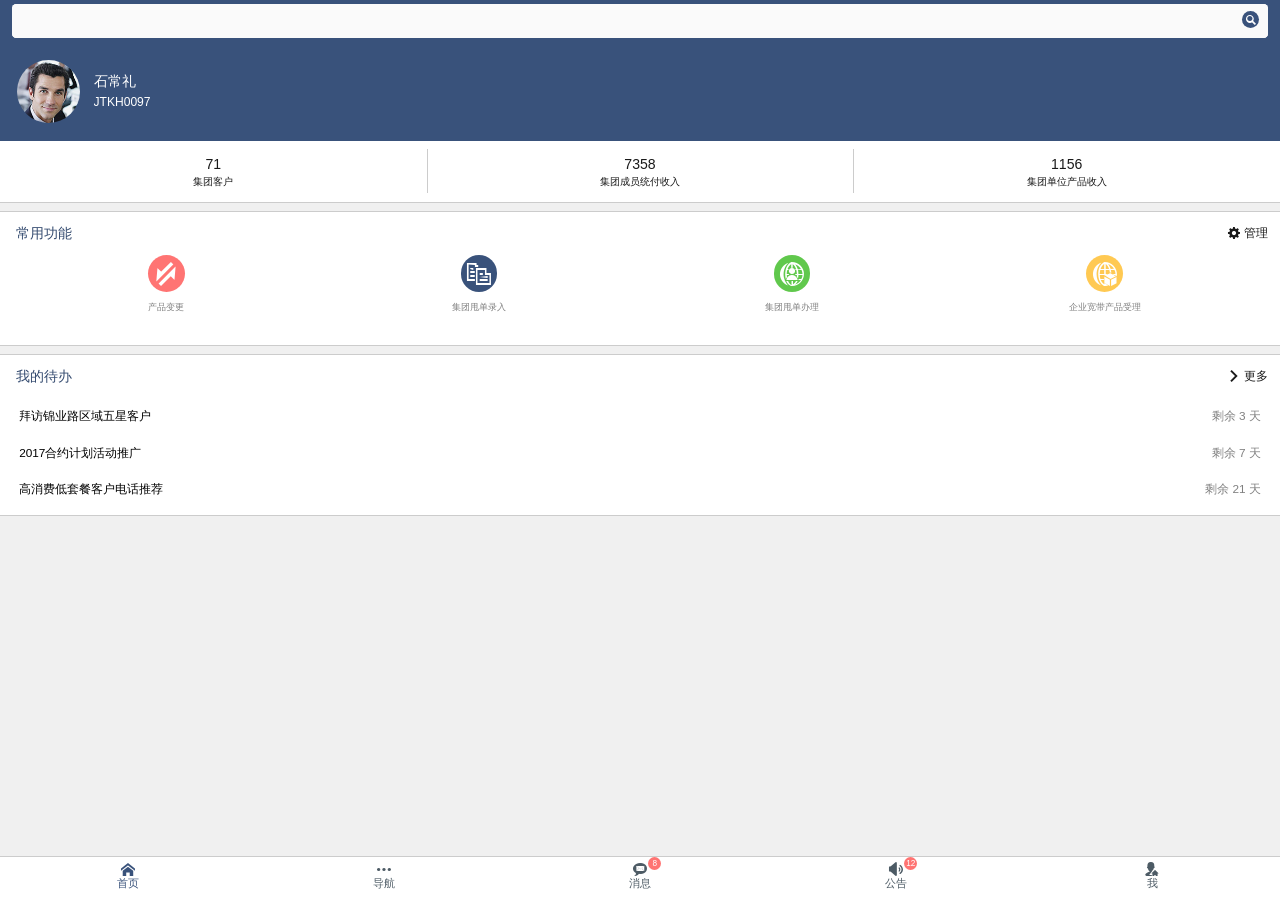
<file: index.html>
<!DOCTYPE HTML>
<html size="s">
<head>
<meta charset="utf-8" />
<meta name="viewport" content="width=device-width, initial-scale=1, minimum-scale=1, maximum-scale=1" />
<title>天津移动Mesop</title>
<link rel="stylesheet" href="v5/css/playkit.css" rel="stylesheet" type="text/css" />
<script src="v5/js/jcl-base.js"></script>
<script src="v5/js/jcl.js"></script>
<script src="v5/js/i18n/code.zh_CN.js"></script>
<script src="v5/js/jcl-plugins.js"></script>
<script src="v5/js/jcl-ui.js"></script>
<script src="v5/js/ui/component/base/switch.js"></script>
<script src="v5/js/ui/component/base/popup.js"></script>
<script src="v5/js/ui/component/tabset/tabset.js"></script>
<script src="res/local.js"></script>
</head>
<body>
<div class="c_tab c_tab-avg c_tab-full c_tab-nav" id="tab">
    <div class="tab">
        <div class="list">
            <ul>
                <li>
                    <div class="ico"><span class="e_ico-home"></span></div>
                    <div class="text">首页</div>
                </li>
                <li>
                    <div class="ico"><span class="e_ico-more"></span></div>
                    <div class="text">导航</div>
                </li>
                <li>
                    <div class="ico"><span class="e_ico-msg"></span></div>
                    <div class="text">消息</div>
                    <div class="num">8</div>
                </li>
                <li>
                    <div class="ico"><span class="e_ico-notice"></span></div>
                    <div class="text">公告</div>
                    <div class="num">12</div>
                </li>
                <li>
                    <div class="ico"><span class="e_ico-center"></span></div>
                    <div class="text">我</div>
                </li>
            </ul>
        </div>
    </div>
    <div class="page">
        <div class="content">
            <iframe src="home.html" frameborder="0"></iframe>
        </div>
        <div class="content">
        	<iframe src="nav.html" frameborder="0"></iframe>
        </div>
        <div class="content">
            <iframe src="news.html" frameborder="0"></iframe>
        </div>
        <div class="content">
            <iframe src="notice.html" frameborder="0"></iframe>
        </div>
        <div class="content">
            <iframe src="me.html" frameborder="0"></iframe>
        </div>
    </div>
</div>
<div class="c_popup c_popup-mainFrame" id="popup">
    <div class="c_popupBg" id="popup_bg"></div>
    <div class="c_popupBox">
        <div class="c_popupWrapper" id="popup_wrapper">
            <div class="c_popupGroup">
                <div class="c_popupItem" id="popup-main">
                    <iframe id="mainFrame" src="" frameborder="0" style="display:none;"></iframe>
                    <div class="l_float" id="loading">
                        <div class="c_header">
                            <div class="back" ontap="hidePopup(this);">载入中...</div>
                        </div>
                        <div class="c_scroll c_scroll-float c_scroll-header">
                            <div class="c_msg c_msg-full c_msg-loading">
                                <div class="wrapper">
                                    <div class="emote"></div>
                                    <div class="info">
                                        <div class="text">
                                            <div class="title">努力加载中</div>
                                            <div class="content">loading</div>
                                        </div>
                                    </div>
                                </div>
                            </div>
                        </div>
                    </div>
                </div>
            </div>
        </div>
    </div>
</div>
<script>
    Wade.setRatio();
    window["tab"] = new Wade.Tabset("tab");
    $("#tab").afterSwitchAction(function(e, idx){
    	closeNav();
    });
    window["popup"] = new Wade.Popup("popup");
</script>
</body>
</html>
</file>
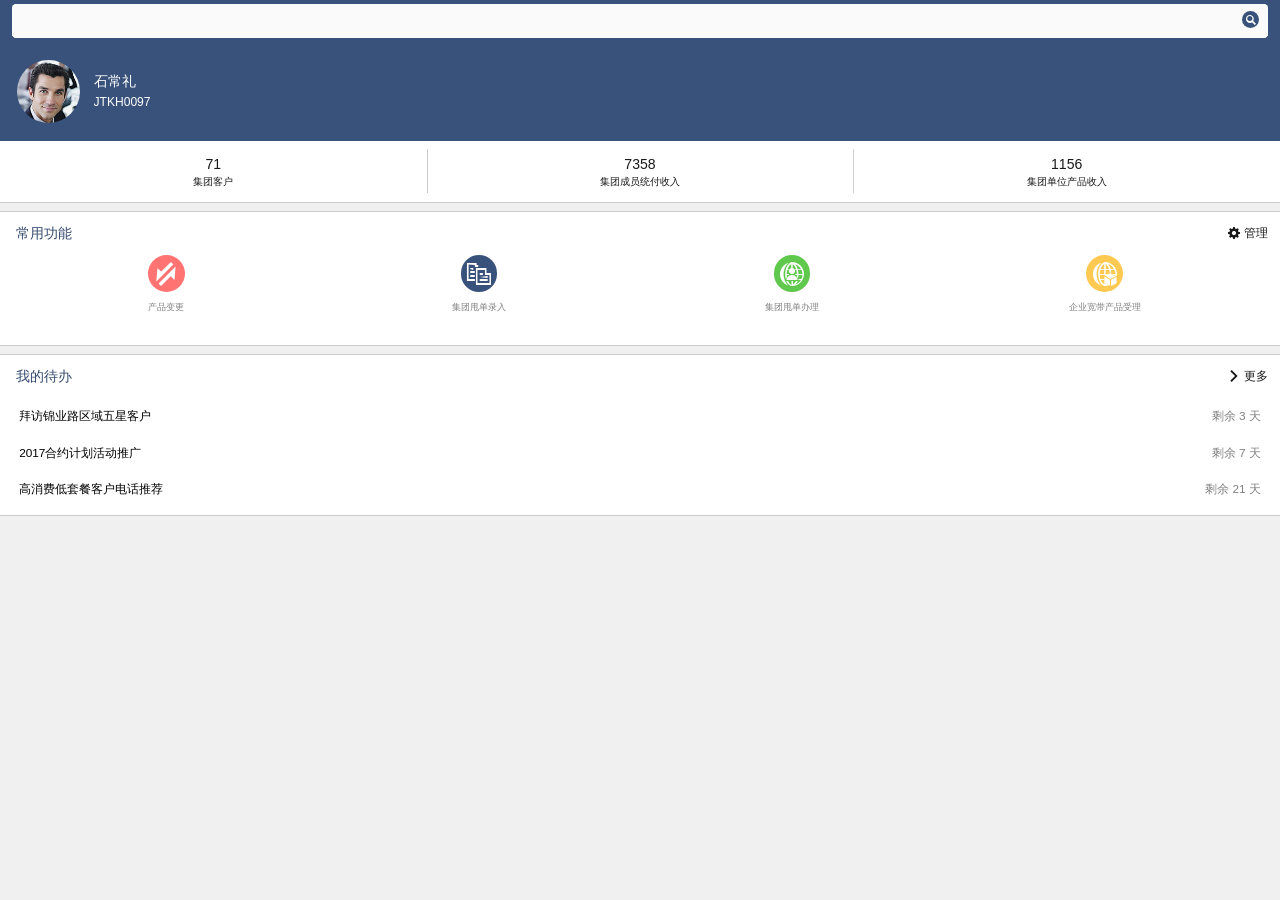
<file: home.html>
<!DOCTYPE HTML>
<html size="s">
<head>
<meta charset="utf-8" />
<meta name="viewport" content="width=device-width, initial-scale=1, minimum-scale=1, maximum-scale=1" />
<title>天津移动Mesop</title>
<link rel="stylesheet" href="v5/css/playkit.css" rel="stylesheet" type="text/css" />
<script src="v5/js/jcl-base.js"></script>
<script src="v5/js/jcl.js"></script>
<script src="v5/js/i18n/code.zh_CN.js"></script>
<script src="v5/js/jcl-plugins.js"></script>
<script src="v5/js/jcl-ui.js"></script>
<script src="v5/js/ui/component/base/popup.js"></script>
<script src="v5/js/ui/component/base/segment.js"></script>
<script src="v5/js/ui/component/slide/slide.js"></script>
<script src="v5/js/ui/component/tabset/tabset.js"></script>
<script src="res/local.js"></script>
<style>
.c_list .pic .e_ico-pic-r{
    margin:0;
}
</style>
</head>

<body>
<!-- 标题栏 开始 -->
<div class="c_header"><!-- 
    <div class="right">
        <div class="fn">
            <button type="button" class="e_button-blue" ontap="parent.goto('../multi_sys/index.html')"><span class="e_ico-exit"></span><span>返回</span></button>
        </div>
    </div> -->
    <div class="auto" style="padding:0 0.1rem">
        <div class="input">
            <span class="e_mix e_mix-r">
				<input type="text" />
				<span class="e_ico-search"></span>
            </span>
        </div>
    </div>
</div>
<!-- 标题栏 结束 -->
<!-- 标签页 开始 -->
<div class="c_scroll c_scroll-float c_scroll-header">
    <!-- 列表 开始 -->
    <div class="c_list c_list-blue">
        <ul>
            <li class="l_padding-2">
                <div class="pic"><img class="e_pic-r" src="res/imgs/staff-manager.jpg" alt="" /></div>
                <div class="main">
                    <div class="title">石常礼</div>
                    <div class="content">JTKH0097</div>
                </div>
                <div class="side">
                </div>
            </li>
        </ul>
    </div>
    <!-- 列表 结束 -->
    <!-- 参数 开始 -->
    <div class="c_param c_param-avg c_param-v c_param-label-7">
        <ul>
            <li>
                <span class="value">71</span>
                <span class="e_size-s label">集团客户</span>
            </li>
            <li>
                <span class="value">7358</span>
                <span class="e_size-s label">集团成员统付收入</span>
            </li>
            <li>
                <span class="value">1156</span>
                <span class="e_size-s label">集团单位产品收入</span>
            </li>
        </ul>
    </div>
    <!-- 参数 结束 -->
    <div class="c_line"></div>
    <div class="c_space"></div>
    <div class="c_line"></div>
    <div class="c_box">
        <!-- 标题 开始 -->
        <div class="c_title">
            <div class="text">常用功能</div>
            <div class="fn">
                <ul>
                    <li><span class="e_ico-config"></span>管理</li>
                </ul>
            </div>
        </div>
        <!-- 标题 结束 -->
        <div class="c_list c_list-v c_list-col-4">
            <ul class="l_padding l_padding-u">
                <li class="link" ontap="openNav('page/prdChange.html')">
                    <div class="pic">
                        <span class="e_ico-change e_ico-pic-red e_ico-pic-r"></span>
                    </div>
                    <div class="main e_size-s">
                        <div class="content content-row-2">产品变更</div>
                    </div>
                </li>
                <li class="link" ontap="openNav('page/Fling.html')"> 
                    <div class="pic">
                        <span class="e_ico-copy e_ico-pic-blue e_ico-pic-r"></span>
                    </div>
                    <div class="main e_size-s">
                        <div class="content content-row-2">集团甩单录入</div>
                    </div>
                </li>
                <li class="link" ontap="openNav('page/FlingHolder.html')">
                    <div class="pic">
                        <span class="e_ico-groupmember e_ico-pic-green e_ico-pic-r"></span>
                    </div>
                    <div class="main e_size-s">
                        <div class="content content-row-2">集团甩单办理</div>
                    </div>
                </li>
                <li class="link" ontap="openNav('page/broadbandPrd.html')">
                    <div class="pic">
                        <span class="e_ico-groupProduct e_ico-pic-orange e_ico-pic-r"></span>
                    </div>
                    <div class="main e_size-s">
                        <div class="content content-row-2">企业宽带产品受理</div>
                    </div>
                </li>
            </ul>
        </div>
    </div>
    <div class="c_line"></div>
    <div class="c_space"></div>
    <div class="c_line"></div>
    <!-- 列表 开始 -->
    <div class="c_box">
        <!-- 标题 开始 -->
        <div class="c_title">
            <div class="text">我的待办</div>
            <div class="fn">
                <ul>
                    <li><span class="e_ico-next"></span>更多</li>
                </ul>
            </div>
        </div>
        <!-- 标题 结束 -->
        <div class="c_list c_list-s l_padding l_padding-u">
            <ul>
                <li class="link">
                    <div class="main">
                        <div class="title">拜访锦业路区域五星客户</div>
                    </div>
                    <div class="side">剩余 3 天</div>
                </li>
                <li class="link">
                    <div class="main">
                        <div class="title">2017合约计划活动推广</div>
                    </div>
                    <div class="side">剩余 7 天</div>
                </li>
                <li class="link">
                    <div class="main">
                        <div class="title">高消费低套餐客户电话推荐</div>
                    </div>
                    <div class="side">剩余 21 天</div>
                </li>
            </ul>
        </div>
    </div>
    <div class="c_line"></div>
    <div class="c_space"></div>
</div>
<!-- 标签页 结束 -->
<script>
Wade.setRatio();
registerTabsetFramePage();

</script>
</body>

</html>
</file>
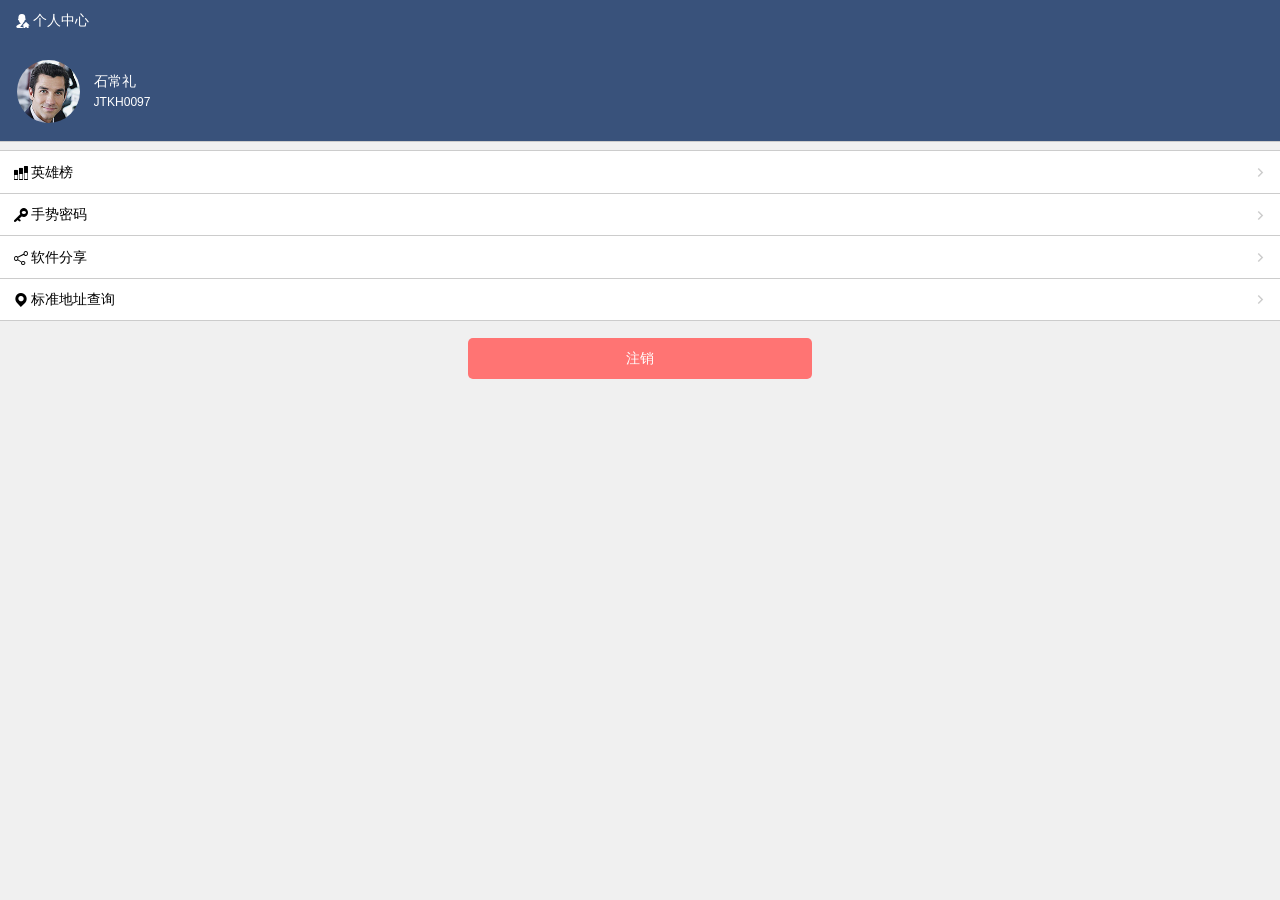
<file: me.html>
<!DOCTYPE HTML>
<html size="s">
<head>
<meta charset="utf-8" />
<meta name="viewport" content="width=device-width, initial-scale=1, minimum-scale=1, maximum-scale=1" />
<title>天津移动Mesop</title>
<link rel="stylesheet" href="v5/css/playkit.css" rel="stylesheet" type="text/css" />
<script src="v5/js/jcl-base.js"></script>
<script src="v5/js/jcl.js"></script>
<script src="v5/js/i18n/code.zh_CN.js"></script>
<script src="v5/js/jcl-plugins.js"></script>
<script src="v5/js/jcl-ui.js"></script>
<script src="v5/js/ui/component/base/popup.js"></script>
<script src="v5/js/ui/component/base/segment.js"></script>
<script src="v5/js/ui/component/slide/slide.js"></script>
<script src="v5/js/ui/component/tabset/tabset.js"></script>
<script src="res/local.js"></script>
</head>

<body>
<div class="c_header">
    <div class="text"><span class="e_ico-center"></span> 个人中心</div>
</div>
<div class="c_scroll c_scroll-float c_scroll-header">
    <div class="c_list c_list-blue">
        <ul>
            <li class="l_padding-2">
                <div class="pic"><img class="e_pic-r" src="res/imgs/staff-manager.jpg" alt="" /></div>
                <div class="main">
                    <div class="title">石常礼</div>
                    <div class="content">JTKH0097</div>
                </div>
                <div class="side">
                </div>
            </li>
        </ul>
    </div>
    <div class="c_line"></div>
    <div class="c_space"></div>
    <div class="c_line"></div>
    <div class="c_box">
        <div class="c_list c_list-line">
            <ul>
                <li class="link">
                    <div class="main">
                        <div class="title"><span class="e_ico-chart"></span> 英雄榜</div>
                    </div>
                    <div class="more"></div>
                </li>
                <li class="link">
                    <div class="main">
                        <div class="title"><span class="e_ico-pwd"></span> 手势密码</div>
                    </div>
                    <div class="more"></div>
                </li>
                <li class="link">
                    <div class="main">
                        <div class="title"><span class="e_ico-share"></span> 软件分享</div>
                    </div>
                    <div class="more"></div>
                </li>
                <li class="link">
                    <div class="main">
                        <div class="title"><span class="e_ico-position"></span> 标准地址查询</div>
                    </div>
                    <div class="more"></div>
                </li>
            </ul>
        </div>
    </div>
    <div class="c_line"></div>
    <div class="c_space"></div>
    <div class="c_submit c_submit-center l_padding">
        <button type="button" class="e_button-r e_button-l e_button-red">注销</button>
    </div>
    <div class="c_space"></div>
</div>
<!-- 标签页 结束 -->
<script>
Wade.setRatio();
registerTabsetFramePage();

</script>
</body>

</html>
</file>
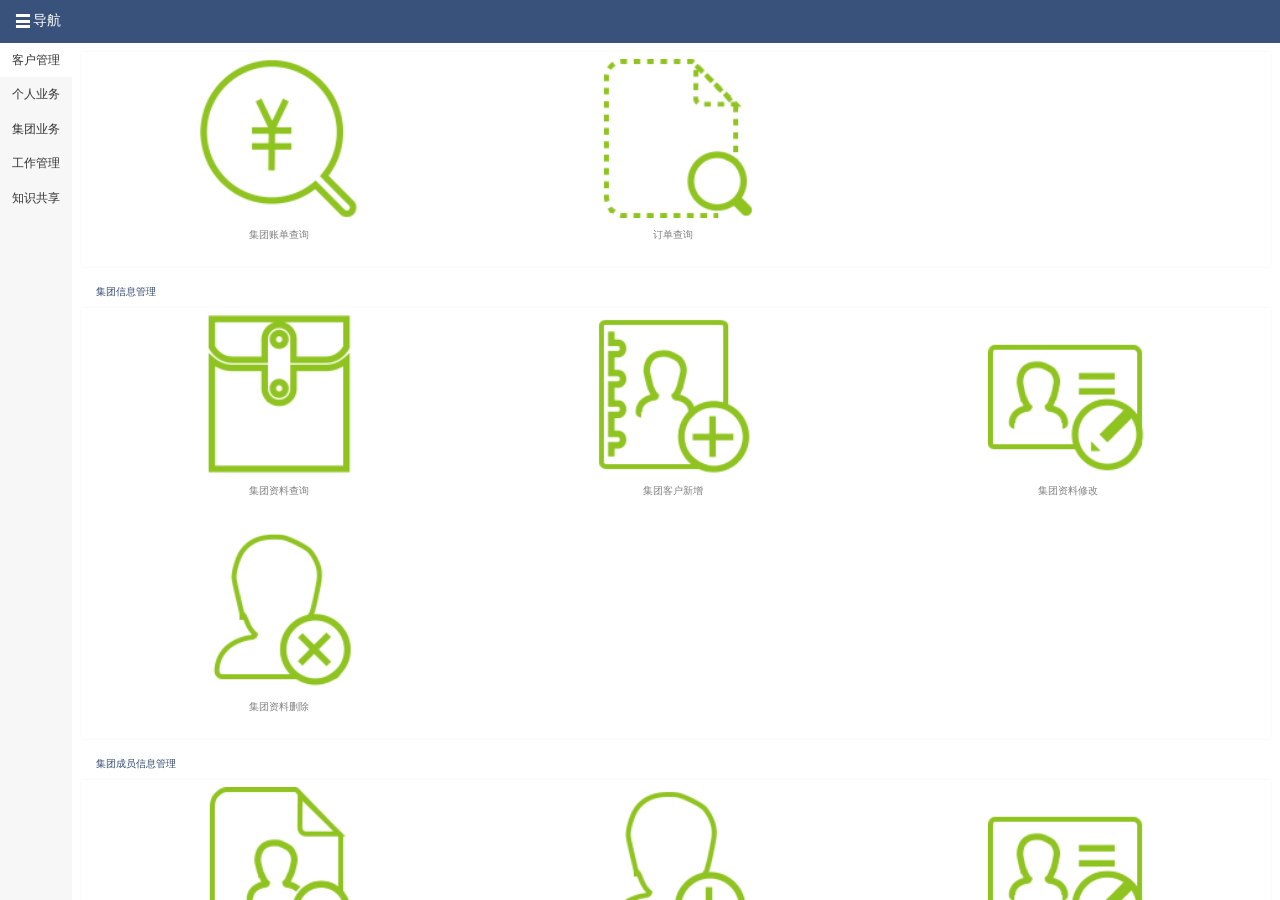
<file: nav.html>
<!DOCTYPE HTML>
<html size="s">
<head>
<meta charset="utf-8" />
<meta name="viewport" content="width=device-width, initial-scale=1, minimum-scale=1, maximum-scale=1" />
<title>天津移动Mesop</title>
<link rel="stylesheet" href="v5/css/playkit.css" rel="stylesheet" type="text/css" />
<script src="v5/js/jcl-base.js"></script>
<script src="v5/js/jcl.js"></script>
<script src="v5/js/i18n/code.zh_CN.js"></script>
<script src="v5/js/jcl-plugins.js"></script>
<script src="v5/js/jcl-ui.js"></script>
<script src="v5/js/ui/component/base/popup.js"></script>
<script src="v5/js/ui/component/base/segment.js"></script>
<script src="v5/js/ui/component/slide/slide.js"></script>
<script src="v5/js/ui/component/tabset/tabset.js"></script>
<script src="res/local.js"></script>
<style>
#navTap > .page{
    background:#fff;
}
#navTap>.tab{
    background:#f7f7f7;
}
#navTap>.tab li.on{
    background:#fff;
}
#navTap>.tab li{
    color:#333;
}
#navTap>.tab li:before{
    display:none;
}
#navTap .c_box{
    box-shadow:0 0 2px rgba(0,0,0,0.05);
    margin-bottom:0.1rem;
}
#navTap .c_list, #navTap .c_list li{
    background:transparent;
}
#navTap .c_list-line>ul>li:before{
    border-bottom: 1px solid #eee;
    border-right:0;
}
</style>
</head>

<body>
<div class="c_header">
    <div class="text"><span class="e_ico-menu"></span> 导航</div>
</div>
<div class="c_scroll c_scroll-float c_scroll-header">
    <div class="c_tab c_tab-full c_tab-v c_tab-s" id="navTap">
        <div class="tab">
            <div class="list">
                <ul></ul>
            </div>
        </div>
        <div class="page">
            <div class="content l_padding" title="客户管理">
                <div class="c_box">
                    <div class="c_list c_list-s c_list-v c_list-pic-s c_list-col-3">
                        <ul>
                            <li class="link">
                                <div class="pic">
                                    <img src="res/menu/BIL1506.png" />
                                </div>
                                <div class="main">
                                    <div class="content content-row-2">集团账单查询</div>
                                </div>
                            </li>
                            <li class="link">
                                <div class="pic">
                                    <img src="res/menu/crm9907.png" />
                                </div>
                                <div class="main">
                                    <div class="content content-row-2">订单查询</div>
                                </div>
                            </li>
                        </ul>
                    </div>
                </div>
                <div class="c_title">
                    <div class="text e_size-s">集团信息管理</div>
                </div>
                <div class="c_box">
                    <div class="c_list c_list-s c_list-v c_list-pic-s c_list-col-3">
                        <ul>
                            <li class="link">
                                <div class="pic">
                                    <img src="res/menu/default12.png" />
                                </div>
                                <div class="main">
                                    <div class="content content-row-2">集团资料查询</div>
                                </div>
                            </li>
                            <li class="link">
                                <div class="pic">
                                    <img src="res/menu/crm9131.png" />
                                </div>
                                <div class="main">
                                    <div class="content content-row-2">集团客户新增</div>
                                </div>
                            </li>
                            <li class="link">
                                <div class="pic">
                                    <img src="res/menu/crm9281.png" />
                                </div>
                                <div class="main">
                                    <div class="content content-row-2">集团资料修改</div>
                                </div>
                            </li>
                            <li class="link">
                                <div class="pic">
                                    <img src="res/menu/menu10.png" />
                                </div>
                                <div class="main">
                                    <div class="content content-row-2">集团资料删除</div>
                                </div>
                            </li>
                        </ul>
                    </div>
                </div>
                <div class="c_title">
                    <div class="text e_size-s">集团成员信息管理</div>
                </div>
                <div class="c_box">
                    <div class="c_list c_list-s c_list-v c_list-pic-s c_list-col-3">
                        <ul>
                            <li class="link">
                                <div class="pic">
                                    <img src="res/menu/BIL1501.png" />
                                </div>
                                <div class="main">
                                    <div class="content content-row-2">集团成员资料查询</div>
                                </div>
                            </li>
                            <li class="link">
                                <div class="pic">
                                    <img src="res/menu/menu11.png" />
                                </div>
                                <div class="main">
                                    <div class="content content-row-2">集团成员资料新增</div>
                                </div>
                            </li>
                            <li class="link">
                                <div class="pic">
                                    <img src="res/menu/crm9281.png" />
                                </div>
                                <div class="main">
                                    <div class="content content-row-2">集团成员资料修改</div>
                                </div>
                            </li>
                            <li class="link">
                                <div class="pic">
                                    <img src="res/menu/menu12.png" />
                                </div>
                                <div class="main">
                                    <div class="content content-row-2">集团成员资料删除</div>
                                </div>
                            </li>
                        </ul>
                    </div>
                </div>
                <div class="c_title">
                    <div class="text e_size-s">集团产品对手信息管理</div>
                </div>
                <div class="c_box">
                    <div class="c_list c_list-s c_list-v c_list-pic-s c_list-col-3">
                        <ul>
                            <li class="link">
                                <div class="pic">
                                    <img src="res/menu/BIL1A17.png" />
                                </div>
                                <div class="main">
                                    <div class="content content-row-2">集团产品对手信息查询</div>
                                </div>
                            </li>
                            <li class="link">
                                <div class="pic">
                                    <img src="res/menu/BUSI_Group_ProudctSignWO.png" />
                                </div>
                                <div class="main">
                                    <div class="content content-row-2">集团产品对手信息新增</div>
                                </div>
                            </li>
                            <li class="link">
                                <div class="pic">
                                    <img src="res/menu/default18.png" />
                                </div>
                                <div class="main">
                                    <div class="content content-row-2">集团产品对手信息修改</div>
                                </div>
                            </li>
                        </ul>
                    </div>
                </div>
            </div>
            <div class="content l_padding l_padding-u" title="个人业务">
                <div class="c_title">
                    <div class="text e_size-s">查询类</div>
                </div>
                <div class="c_box">
                    <div class="c_list c_list-s c_list-v c_list-pic-s c_list-col-3">
                        <ul>
                            <li class="link">
                                <div class="pic">
                                    <img src="res/menu/BIL1506.png" />
                                </div>
                                <div class="main">
                                    <div class="content content-row-2">话费查询</div>
                                </div>
                            </li>
                            <li class="link">
                                <div class="pic">
                                    <img src="res/menu/crm9907.png" />
                                </div>
                                <div class="main">
                                    <div class="content content-row-2">账单查询</div>
                                </div>
                            </li>
                            <li class="link">
                                <div class="pic">
                                    <img src="res/menu/crm5107.png" />
                                </div>
                                <div class="main">
                                    <div class="content content-row-2">缴费历史查询</div>
                                </div>
                            </li>
                            <li class="link">
                                <div class="pic">
                                    <img src="res/menu/crm9413.png" />
                                </div>
                                <div class="main">
                                    <div class="content content-row-2">积分查询</div>
                                </div>
                            </li>
                            <li class="link">
                                <div class="pic">
                                    <img src="res/menu/crmRGM3.png" />
                                </div>
                                <div class="main">
                                    <div class="content content-row-2">订购产品查询</div>
                                </div>
                            </li>
                            <li class="link">
                                <div class="pic">
                                    <img src="res/menu/crm9991.png" />
                                </div>
                                <div class="main">
                                    <div class="content content-row-2">客户资料查询</div>
                                </div>
                            </li>
                            <li class="link">
                                <div class="pic">
                                    <img src="res/menu/BIL1A17.png" />
                                </div>
                                <div class="main">
                                    <div class="content content-row-2">套餐余量查询</div>
                                </div>
                            </li>
                            <li class="link">
                                <div class="pic">
                                    <img src="res/menu/crm9244.png" />
                                </div>
                                <div class="main">
                                    <div class="content content-row-2">业务展示</div>
                                </div>
                            </li>
                            <li class="link">
                                <div class="pic">
                                    <img src="res/menu/crm9561.png" />
                                </div>
                                <div class="main">
                                    <div class="content content-row-2">新优惠汇总查询</div>
                                </div>
                            </li>
                            <li class="link">
                                <div class="pic">
                                    <img src="res/menu/crm8412.png" />
                                </div>
                                <div class="main">
                                    <div class="content content-row-2">集团账户查询</div>
                                </div>
                            </li>
                        </ul>
                    </div>
                </div>
                <div class="c_title">
                    <div class="text e_size-s">办理类</div>
                </div>
                <div class="c_box">
                    <div class="c_list c_list-s c_list-v c_list-pic-s c_list-col-3">
                        <ul>
                            <li class="link">
                                <div class="pic">
                                    <img src="res/menu/crm9594.png" />
                                </div>
                                <div class="main">
                                    <div class="content content-row-2">梦网业务查询/退订</div>
                                </div>
                            </li>
                            <li class="link">
                                <div class="pic">
                                    <img src="res/menu/default09.png" />
                                </div>
                                <div class="main">
                                    <div class="content content-row-2">国际漫游业务</div>
                                </div>
                            </li>
                            <li class="link">
                                <div class="pic">
                                    <img src="res/menu/crm9214.png" />
                                </div>
                                <div class="main">
                                    <div class="content content-row-2">产品变更</div>
                                </div>
                            </li>
                            <li class="link">
                                <div class="pic">
                                    <img src="res/menu/crm9261.png" />
                                </div>
                                <div class="main">
                                    <div class="content content-row-2">附加产品变更</div>
                                </div>
                            </li>
                            <li class="link">
                                <div class="pic">
                                    <img src="res/menu/crm9221.png" />
                                </div>
                                <div class="main">
                                    <div class="content content-row-2">家庭成员管理</div>
                                </div>
                            </li>
                            <li class="link">
                                <div class="pic">
                                    <img src="res/menu/crm9236.png" />
                                </div>
                                <div class="main">
                                    <div class="content content-row-2">申请停开机</div>
                                </div>
                            </li>
                            <li class="link">
                                <div class="pic">
                                    <img src="res/menu/crmD314.png" />
                                </div>
                                <div class="main">
                                    <div class="content content-row-2">密码变更</div>
                                </div>
                            </li>
                            <li class="link">
                                <div class="pic">
                                    <img src="res/menu/menu1.png" />
                                </div>
                                <div class="main">
                                    <div class="content content-row-2">国际长途办理</div>
                                </div>
                            </li>
                            <li class="link">
                                <div class="pic">
                                    <img src="res/menu/menu2.png" />
                                </div>
                                <div class="main">
                                    <div class="content content-row-2">4G补换卡</div>
                                </div>
                            </li>
                            <li class="link">
                                <div class="pic">
                                    <img src="res/menu/BIL1701.png" />
                                </div>
                                <div class="main">
                                    <div class="content content-row-2">优惠添加</div>
                                </div>
                            </li>
                            <li class="link">
                                <div class="pic">
                                    <img src="res/menu/BIL1415.png" />
                                </div>
                                <div class="main">
                                    <div class="content content-row-2">优惠删除</div>
                                </div>
                            </li>
                            <li class="link">
                                <div class="pic">
                                    <img src="res/menu/menu3.png" />
                                </div>
                                <div class="main">
                                    <div class="content content-row-2">流量专区</div>
                                </div>
                            </li>
                            <li class="link">
                                <div class="pic">
                                    <img src="res/menu/crm9273.png" />
                                </div>
                                <div class="main">
                                    <div class="content content-row-2">服务变更</div>
                                </div>
                            </li>
                            <li class="link">
                                <div class="pic">
                                    <img src="res/menu/menu4.png" />
                                </div>
                                <div class="main">
                                    <div class="content content-row-2">家庭宽带</div>
                                </div>
                            </li>
                        </ul>
                    </div>
                </div>
            </div>
            <div class="content l_padding" title="集团业务">
                <div class="c_title">
                    <div class="text e_size-s">短流程类</div>
                </div>
                <div class="c_box">
                    <div class="c_list c_list-s c_list-v c_list-pic-s c_list-col-3">
                        <ul>
                            <li class="link">
                                <div class="pic">
                                    <img src="res/menu/BUSI_Group_ProOrder.png" />
                                </div>
                                <div class="main">
                                    <div class="content content-row-2">产品订购</div>
                                </div>
                            </li>
                            <li class="link">
                                <div class="pic">
                                    <img src="res/menu/BUSI_Group_MemberShortChange.png" />
                                </div>
                                <div class="main">
                                    <div class="content content-row-2">产品资料变更</div>
                                </div>
                            </li>
                            <li class="link">
                                <div class="pic">
                                    <img src="res/menu/BUSI_Group_ProCancel.png" />
                                </div>
                                <div class="main">
                                    <div class="content content-row-2">产品退订</div>
                                </div>
                            </li>
                            <li class="link">
                                <div class="pic">
                                    <img src="res/menu/BUSI_Group_ProMemberAdd.png" />
                                </div>
                                <div class="main">
                                    <div class="content content-row-2">产品成员添加</div>
                                </div>
                            </li>
                            <li class="link">
                                <div class="pic">
                                    <img src="res/menu/BUSI_Group_ProudctSignWO.png" />
                                </div>
                                <div class="main">
                                    <div class="content content-row-2">产品成员资料变更</div>
                                </div>
                            </li>
                            <li class="link">
                                <div class="pic">
                                    <img src="res/menu/BUSI_Group_ProMemberDel.png" />
                                </div>
                                <div class="main">
                                    <div class="content content-row-2">产品成员删除</div>
                                </div>
                            </li>
                            <li class="link">
                                <div class="pic">
                                    <img src="res/menu/crm4326.png" />
                                </div>
                                <div class="main">
                                    <div class="content content-row-2">网外资料新增</div>
                                </div>
                            </li>
                        </ul>
                    </div>
                </div>
                <div class="c_title">
                    <div class="text e_size-s">长流程类</div>
                </div>
                <div class="c_box">
                    <div class="c_list c_list-s c_list-v c_list-pic-s c_list-col-3">
                        <ul>
                            <li class="link">
                                <div class="pic">
                                    <img src="res/menu/menu5.png" />
                                </div>
                                <div class="main">
                                    <div class="content content-row-2">订单中心</div>
                                </div>
                            </li>
                            <li class="link">
                                <div class="pic">
                                    <img src="res/menu/menu6.png" />
                                </div>
                                <div class="main">
                                    <div class="content content-row-2">企业宽带产品受理</div>
                                </div>
                            </li>
                            <li class="link">
                                <div class="pic">
                                    <img src="res/menu/menu7.png" />
                                </div>
                                <div class="main">
                                    <div class="content content-row-2">企业宽带成员新增</div>
                                </div>
                            </li>
                            <li class="link">
                                <div class="pic">
                                    <img src="res/menu/menu9.png" />
                                </div>
                                <div class="main">
                                    <div class="content content-row-2">长流程签约办理</div>
                                </div>
                            </li>
                            <li class="link">
                                <div class="pic">
                                    <img src="res/menu/menu8.png" />
                                </div>
                                <div class="main">
                                    <div class="content content-row-2">长流程开通工单确认</div>
                                </div>
                            </li>
                        </ul>
                    </div>
                </div>
            </div>
            <div class="content l_padding" title="工作管理">
                <div class="c_box">
                    <div class="c_list c_list-s c_list-v c_list-pic-s c_list-col-3">
                        <ul>
                            <li class="link">
                                <div class="pic">
                                    <img src="res/menu/default13.png" />
                                </div>
                                <div class="main">
                                    <div class="content content-row-2">待办工作</div>
                                </div>
                            </li>
                            <li class="link">
                                <div class="pic">
                                    <img src="res/menu/default14.png" />
                                </div>
                                <div class="main">
                                    <div class="content content-row-2">公告查询</div>
                                </div>
                            </li>
                            <li class="link">
                                <div class="pic">
                                    <img src="res/menu/menu1.png" />
                                </div>
                                <div class="main">
                                    <div class="content content-row-2">位置采集</div>
                                </div>
                            </li>
                            <li class="link">
                                <div class="pic">
                                    <img src="res/menu/default15.png" />
                                </div>
                                <div class="main">
                                    <div class="content content-row-2">定位签到</div>
                                </div>
                            </li>
                            <li class="link">
                                <div class="pic">
                                    <img src="res/menu/default18.png" />
                                </div>
                                <div class="main">
                                    <div class="content content-row-2">工作日志记录</div>
                                </div>
                            </li>
                            <li class="link">
                                <div class="pic">
                                    <img src="res/menu/default09.png" />
                                </div>
                                <div class="main">
                                    <div class="content content-row-2">竞争情报上报</div>
                                </div>
                            </li>
                            <li class="link">
                                <div class="pic">
                                    <img src="res/menu/crm9251.png" />
                                </div>
                                <div class="main">
                                    <div class="content content-row-2">商机管理</div>
                                </div>
                            </li>
                        </ul>
                    </div>
                </div>
            </div>
            <div class="content" title="知识共享">
                <div class="c_list c_list-s c_list-line">
                    <ul>
                        <li class="link">
                            <div class="main">
                                <div class="title">和职教平台建设项目</div>
                            </div>
                            <div class="more"></div>
                        </li>
                        <li class="link">
                            <div class="main">
                                <div class="title">云MAS白皮书</div>
                            </div>
                            <div class="more"></div>
                        </li>
                        <li class="link">
                            <div class="main">
                                <div class="title">云WiFi业务管理办法（试行版）</div>
                            </div>
                            <div class="more"></div>
                        </li>
                        <li class="link">
                            <div class="main">
                                <div class="title">集团客户部特殊号码管理实施细则</div>
                            </div>
                            <div class="more"></div>
                        </li>
                        <li class="link">
                            <div class="main">
                                <div class="title">中国移动天津公司集团客户服务管理规范V4.1</div>
                            </div>
                            <div class="more"></div>
                        </li>
                        <li class="link">
                            <div class="main">
                                <div class="title">中国移动天津公司集团客户业务办理办法</div>
                            </div>
                            <div class="more"></div>
                        </li>
                        <li class="link">
                            <div class="main">
                                <div class="title">中国移动通信集团天津有限公司政企业务一级稽核管理办法</div>
                            </div>
                            <div class="more"></div>
                        </li>
                        <li class="link">
                            <div class="main">
                                <div class="title">天津公司集团专线业务管理办法（2018年版）</div>
                            </div>
                            <div class="more"></div>
                        </li>
                        <li class="link">
                            <div class="main">
                                <div class="title">政务行业-天津市公安局新一代移动警务建设项目</div>
                            </div>
                            <div class="more"></div>
                        </li>
                        <li class="link">
                            <div class="main">
                                <div class="title">医疗行业-福建省区域医疗综合信息化项目</div>
                            </div>
                            <div class="more"></div>
                        </li>
                        <li class="link">
                            <div class="main">
                                <div class="title">商贸行业-产品+服务双轮驱动：以极光宽带与次日通服务深耕中小企业专线市场项目</div>
                            </div>
                            <div class="more"></div>
                        </li>
                        <li class="link">
                            <div class="main">
                                <div class="title">TD商务宝</div>
                            </div>
                            <div class="more"></div>
                        </li>
                        <li class="link">
                            <div class="main">
                                <div class="title">农业行业-“北斗驼铃”引领智能放牧项目</div>
                            </div>
                            <div class="more"></div>
                        </li>
                        <li class="link">
                            <div class="main">
                                <div class="title">能源行业-国网电力互联网+深度融合项目</div>
                            </div>
                            <div class="more"></div>
                        </li>
                    </ul>
                </div>
                <div class="c_line"></div>
            </div>
        </div>
    </div>
</div>
<script>
Wade.setRatio();
window["navTap"] = new Wade.Tabset("navTap");
registerTabsetFramePage();
</script>
</body>

</html>
</file>
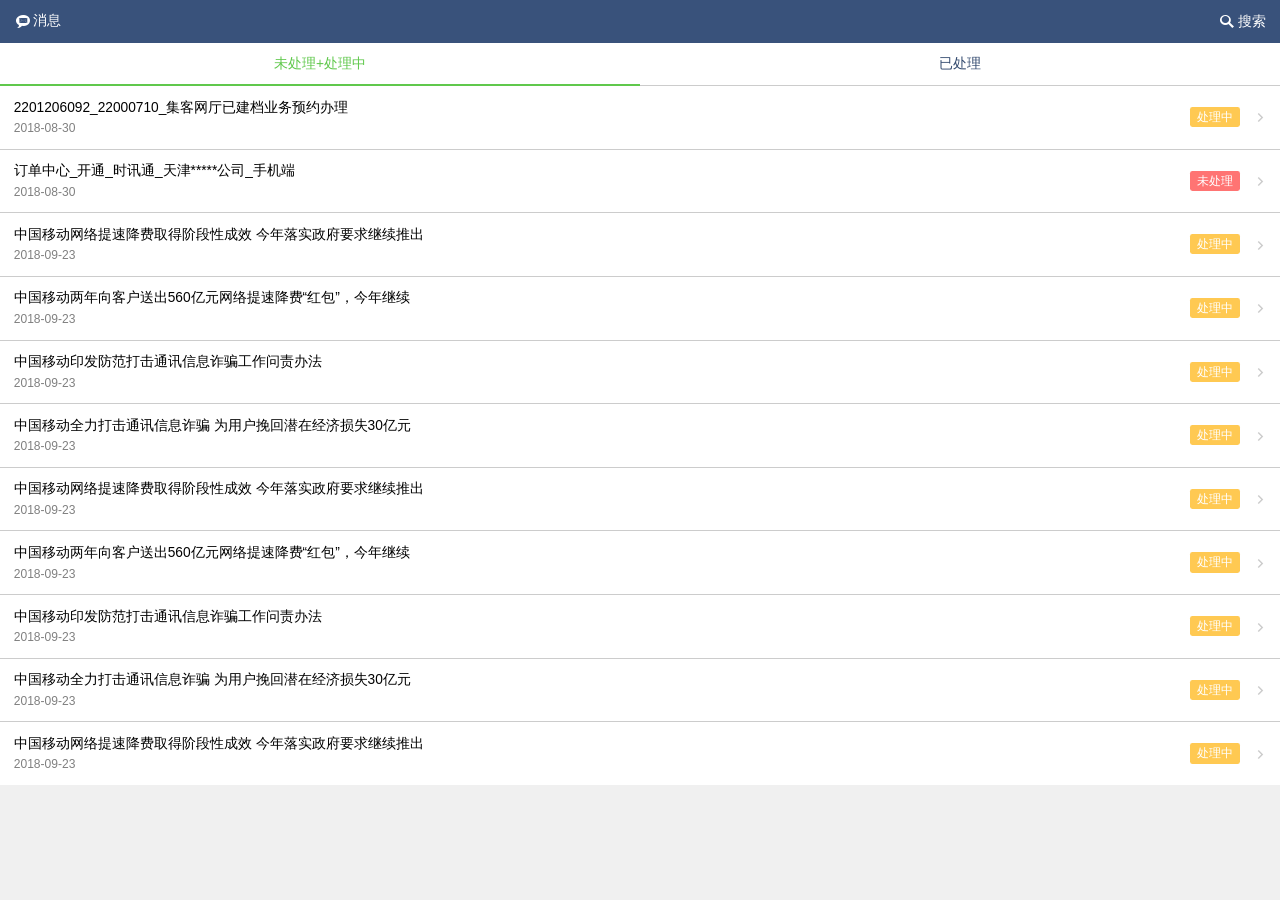
<file: news.html>
<!DOCTYPE HTML>
<html size="s">
<head>
<meta charset="utf-8" />
<meta name="viewport" content="width=device-width, initial-scale=1, minimum-scale=1, maximum-scale=1" />
<title>天津移动Mesop</title>
<link rel="stylesheet" href="v5/css/playkit.css" rel="stylesheet" type="text/css" />
<script src="v5/js/jcl-base.js"></script>
<script src="v5/js/jcl.js"></script>
<script src="v5/js/i18n/code.zh_CN.js"></script>
<script src="v5/js/jcl-plugins.js"></script>
<script src="v5/js/jcl-ui.js"></script>
<script src="v5/js/ui/component/base/popup.js"></script>
<script src="v5/js/ui/component/base/segment.js"></script>
<script src="v5/js/ui/component/slide/slide.js"></script>
<script src="v5/js/ui/component/tabset/tabset.js"></script>
<script src="res/local.js"></script>
<style>
#navTap > .page{
    background:#fff;
}
#navTap>.tab{
    background:#f7f7f7;
}
#navTap>.tab li.on{
    background:#fff;
}
#navTap>.tab li{
    color:#333;
}
#navTap>.tab li:before{
    display:none;
}
#navTap .c_box{
    box-shadow:0 0 2px rgba(0,0,0,0.05);
    margin-bottom:0.1rem;
}
#navTap .c_list, #navTap .c_list li{
    background:transparent;
}
#navTap .c_list-line>ul>li:before{
    border-bottom: 1px solid #eee;
    border-right:0;
}
</style>
</head>

<body>
    <div class="c_header">
        <div class="text"><span class="e_ico-msg"></span> 消息</div>
        <div class="fn">
            <button type="button" class="e_button-blue"><span class="e_ico-search"></span><span>搜索</span></button>
        </div>
    </div>
    <div class="c_scroll c_scroll-float c_scroll-header" id="scroller">
        <div class="c_tab c_tab-avg c_tab-full c_tab-sub" id="noticeTab">
            <div class="tab">
                <div class="list">
                    <ul></ul>
                </div>
            </div>
            <div class="page">
                <div class="content e_hide-x" title="未处理+处理中">
                    <!-- 列表 开始 -->
                    <div class="c_list c_list-line">
                        <ul>
                            <li>
                                <div class="group link" ontap="showPopup('popup','popup-detail')">
                                    <div class="main">
                                        <div class="title title-auto">2201206092_22000710_集客网厅已建档业务预约办理</div>
                                        <div class="content">2018-08-30</div>
                                    </div>
                                    <div class="side"><span class="e_tag e_tag-orange">处理中</span></div>
                                    <div class="more"></div>
                                </div>
                            </li>
                            <li>
                                <div class="group link" ontap="showPopup('popup','popup-detail')">
                                    <div class="main">
                                        <div class="title title-auto">订单中心_开通_时讯通_天津*****公司_手机端</div>
                                        <div class="content">2018-08-30</div>
                                    </div>
                                    <div class="side"><span class="e_tag e_tag-red">未处理</span></div>
                                    <div class="more"></div>
                                </div>
                            </li>
                            <li>
                                <div class="group link" ontap="showPopup('popup','popup-detail')">
                                    <div class="main">
                                        <div class="title title-auto">中国移动网络提速降费取得阶段性成效 今年落实政府要求继续推出</div>
                                        <div class="content">2018-09-23</div>
                                    </div>
                                    <div class="side"><span class="e_tag e_tag-orange">处理中</span></div>
                                    <div class="more"></div>
                                </div>
                            </li>
                            <li>
                                <div class="group link" ontap="showPopup('popup','popup-detail')">
                                    <div class="main">
                                        <div class="title title-auto">中国移动两年向客户送出560亿元网络提速降费“红包”，今年继续</div>
                                        <div class="content">2018-09-23</div>
                                    </div>
                                    <div class="side"><span class="e_tag e_tag-orange">处理中</span></div>
                                    <div class="more"></div>
                                </div>
                            </li>
                            <li>
                                <div class="group link" ontap="showPopup('popup','popup-detail')">
                                    <div class="main">
                                        <div class="title title-auto">中国移动印发防范打击通讯信息诈骗工作问责办法</div>
                                        <div class="content">2018-09-23</div>
                                    </div>
                                    <div class="side"><span class="e_tag e_tag-orange">处理中</span></div>
                                    <div class="more"></div>
                                </div>
                            </li>
                            <li>
                                <div class="group link" ontap="showPopup('popup','popup-detail')">
                                    <div class="main">
                                        <div class="title title-auto">中国移动全力打击通讯信息诈骗 为用户挽回潜在经济损失30亿元</div>
                                        <div class="content">2018-09-23</div>
                                    </div>
                                    <div class="side"><span class="e_tag e_tag-orange">处理中</span></div>
                                    <div class="more"></div>
                                </div>
                            </li>
                            <li>
                                <div class="group link" ontap="showPopup('popup','popup-detail')">
                                    <div class="main">
                                        <div class="title title-auto">中国移动网络提速降费取得阶段性成效 今年落实政府要求继续推出</div>
                                        <div class="content">2018-09-23</div>
                                    </div>
                                    <div class="side"><span class="e_tag e_tag-orange">处理中</span></div>
                                    <div class="more"></div>
                                </div>
                            </li>
                            <li>
                                <div class="group link" ontap="showPopup('popup','popup-detail')">
                                    <div class="main">
                                        <div class="title title-auto">中国移动两年向客户送出560亿元网络提速降费“红包”，今年继续</div>
                                        <div class="content">2018-09-23</div>
                                    </div>
                                    <div class="side"><span class="e_tag e_tag-orange">处理中</span></div>
                                    <div class="more"></div>
                                </div>
                            </li>
                            <li>
                                <div class="group link" ontap="showPopup('popup','popup-detail')">
                                    <div class="main">
                                        <div class="title title-auto">中国移动印发防范打击通讯信息诈骗工作问责办法</div>
                                        <div class="content">2018-09-23</div>
                                    </div>
                                    <div class="side"><span class="e_tag e_tag-orange">处理中</span></div>
                                    <div class="more"></div>
                                </div>
                            </li>
                            <li>
                                <div class="group link" ontap="showPopup('popup','popup-detail')">
                                    <div class="main">
                                        <div class="title title-auto">中国移动全力打击通讯信息诈骗 为用户挽回潜在经济损失30亿元</div>
                                        <div class="content">2018-09-23</div>
                                    </div>
                                    <div class="side"><span class="e_tag e_tag-orange">处理中</span></div>
                                    <div class="more"></div>
                                </div>
                            </li>
                            <li>
                                <div class="group link" ontap="showPopup('popup','popup-detail')">
                                    <div class="main">
                                        <div class="title title-auto">中国移动网络提速降费取得阶段性成效 今年落实政府要求继续推出</div>
                                        <div class="content">2018-09-23</div>
                                    </div>
                                    <div class="side"><span class="e_tag e_tag-orange">处理中</span></div>
                                    <div class="more"></div>
                                </div>
                            </li>
                        </ul>
                    </div>
                    <!-- 列表 结束 -->
                </div>
                <div class="content e_hide-x" title="已处理">
                    <!-- 列表 开始 -->
                    <div class="c_list c_list-line">
                        <ul>
                            <li>
                                <div class="group link" ontap="showPopup('popup','popup-detail')">
                                    <div class="main">
                                        <div class="title title-auto">中国移动两年向客户送出560亿元网络提速降费“红包”，今年继续</div>
                                        <div class="content">2018-09-23</div>
                                    </div>
                                    <div class="side"><span class="e_tag e_tag-green">已完成</span></div>
                                    <div class="more"></div>
                                </div>
                            </li>
                            <li>
                                <div class="group link" ontap="showPopup('popup','popup-detail')">
                                    <div class="main">
                                        <div class="title title-auto">中国移动印发防范打击通讯信息诈骗工作问责办法</div>
                                        <div class="content">2018-09-23</div>
                                    </div>
                                    <div class="side"><span class="e_tag e_tag-green">已完成</span></div>
                                    <div class="more"></div>
                                </div>
                            </li>
                            <li>
                                <div class="group link" ontap="showPopup('popup','popup-detail')">
                                    <div class="main">
                                        <div class="title title-auto">中国移动全力打击通讯信息诈骗 为用户挽回潜在经济损失30亿元</div>
                                        <div class="content">2018-09-23</div>
                                    </div>
                                    <div class="side"><span class="e_tag e_tag-green">已完成</span></div>
                                    <div class="more"></div>
                                </div>
                            </li>
                            <li>
                                <div class="group link" ontap="showPopup('popup','popup-detail')">
                                    <div class="main">
                                        <div class="title title-auto">中国移动网络提速降费取得阶段性成效 今年落实政府要求继续推出</div>
                                        <div class="content">2018-09-23</div>
                                    </div>
                                    <div class="side"><span class="e_tag e_tag-green">已完成</span></div>
                                    <div class="more"></div>
                                </div>
                            </li>
                            <li>
                                <div class="group link" ontap="showPopup('popup','popup-detail')">
                                    <div class="main">
                                        <div class="title title-auto">中国移动两年向客户送出560亿元网络提速降费“红包”，今年继续</div>
                                        <div class="content">2018-09-23</div>
                                    </div>
                                    <div class="side"><span class="e_tag e_tag-green">已完成</span></div>
                                    <div class="more"></div>
                                </div>
                            </li>
                            <li>
                                <div class="group link" ontap="showPopup('popup','popup-detail')">
                                    <div class="main">
                                        <div class="title title-auto">中国移动印发防范打击通讯信息诈骗工作问责办法</div>
                                        <div class="content">2018-09-23</div>
                                    </div>
                                    <div class="side"><span class="e_tag e_tag-green">已完成</span></div>
                                    <div class="more"></div>
                                </div>
                            </li>
                            <li>
                                <div class="group link" ontap="showPopup('popup','popup-detail')">
                                    <div class="main">
                                        <div class="title title-auto">中国移动全力打击通讯信息诈骗 为用户挽回潜在经济损失30亿元</div>
                                        <div class="content">2018-09-23</div>
                                    </div>
                                    <div class="side"><span class="e_tag e_tag-green">已完成</span></div>
                                    <div class="more"></div>
                                </div>
                            </li>
                            <li>
                                <div class="group link" ontap="showPopup('popup','popup-detail')">
                                    <div class="main">
                                        <div class="title title-auto">中国移动网络提速降费取得阶段性成效 今年落实政府要求继续推出</div>
                                        <div class="content">2018-09-23</div>
                                    </div>
                                    <div class="side"><span class="e_tag e_tag-green">已完成</span></div>
                                    <div class="more"></div>
                                </div>
                            </li>
                            <li>
                                <div class="group link" ontap="showPopup('popup','popup-detail')">
                                    <div class="main">
                                        <div class="title title-auto">中国移动两年向客户送出560亿元网络提速降费“红包”，今年继续</div>
                                        <div class="content">2018-09-23</div>
                                    </div>
                                    <div class="side"><span class="e_tag e_tag-green">已完成</span></div>
                                    <div class="more"></div>
                                </div>
                            </li>
                            <li>
                                <div class="group link" ontap="showPopup('popup','popup-detail')">
                                    <div class="main">
                                        <div class="title title-auto">中国移动印发防范打击通讯信息诈骗工作问责办法</div>
                                        <div class="content">2018-09-23</div>
                                    </div>
                                    <div class="side"><span class="e_tag e_tag-green">已完成</span></div>
                                    <div class="more"></div>
                                </div>
                            </li>
                            <li>
                                <div class="group link" ontap="showPopup('popup','popup-detail')">
                                    <div class="main">
                                        <div class="title title-auto">中国移动全力打击通讯信息诈骗 为用户挽回潜在经济损失30亿元</div>
                                        <div class="content">2018-09-23</div>
                                    </div>
                                    <div class="side"><span class="e_tag e_tag-green">已完成</span></div>
                                    <div class="more"></div>
                                </div>
                            </li>
                            <li>
                                <div class="group link" ontap="showPopup('popup','popup-detail')">
                                    <div class="main">
                                        <div class="title title-auto">中国移动网络提速降费取得阶段性成效 今年落实政府要求继续推出</div>
                                        <div class="content">2018-09-23</div>
                                    </div>
                                    <div class="side"><span class="e_tag e_tag-green">已完成</span></div>
                                    <div class="more"></div>
                                </div>
                            </li>
                            <li>
                                <div class="main e_center e_size-m e_gray">上拉加载更多</div>
                            </li>
                        </ul>
                    </div>
                    <!-- 列表 结束 -->
                </div>
            </div>
        </div>
    </div>
    <!-- 滚动 结束 -->
    <div class="l_bottom" id="options" style="display:none;">
        <!-- 提交 开始 -->
        <div class="c_submit c_submit-full">
            <button type="button" class="e_button-l">全选 / 反选</button>
            <button type="button" class="e_button-l">标记未读</button>
            <button type="button" class="e_button-l">标记已读</button>
        </div>
        <!-- 提交 结束 -->
    </div>
    <!-- 弹窗 开始 -->
    <div class="c_popup" id="popup">
        <div class="c_popupBg" id="popup_bg"></div>
        <div class="c_popupBox">
            <div class="c_popupWrapper" id="popup_wrapper">
                <div class="c_popupGroup">
                    <div class="c_popupItem" id="popup-detail">
                        <div class="c_header">
                            <div class="back" ontap="hidePopup(this)">查看详情</div>
                        </div>
                        <div class="c_scroll c_scroll-white c_scroll-float c_scroll-header">
                            <!-- 段落 开始 -->
                            <div class="c_article">
                                <div class="title" style="line-height:1.3;">
                                    尊享𡘙套餐！43GB大流量，3000分钟大语音，5折大实惠！
                                </div>
                                <div class="info">
                                    <span>中国移动通信陕西公司</span>
                                    <span>/ 2017-04-20</span>
                                </div>
                                <div class="content">
                                    大文化就配大套餐，一个大不够优惠，三大成𡘙（tài）才更尽兴<br /><br />
                                    <div class="e_center e_size-l e_red" style="line-height:1.5;">
                                        新老客户均可办理<br />
                                        预存享5折购特权
                                    </div>
                                    <div class="e_center">
                                        预存1200元<br />
                                        享12个月月费5折优惠，至高省<span class="e_red">2376元！</span><br /><br />

                                        预存2400元<br />
                                        享24个月月费5折优惠，至高省<span class="e_red">4752元！</span><br /><br />

                                        <span class="e_size-xs" style="line-height:1.5;">注：老客户办理次月生效；预存1200元，话费分12个月等额返还；预存2400元，话费分24个月等额返还 。</span>
                                    </div>
                                </div>
                                <div class="aside">
                                    中国移动通信陕西有限公司<br />
                                    2017-04-20
                                </div>
                            </div>
                            <!-- 段落 结束 -->
                        </div>
                    </div>
                </div>
            </div>
        </div>
    </div>
    <script>
        Wade.setRatio();
        registerTabsetFramePage();
        window["popup"] = new Wade.Popup("popup");
        window["noticeTab"] = new Wade.Tabset("noticeTab");
    </script>

</body>


</html>
</file>
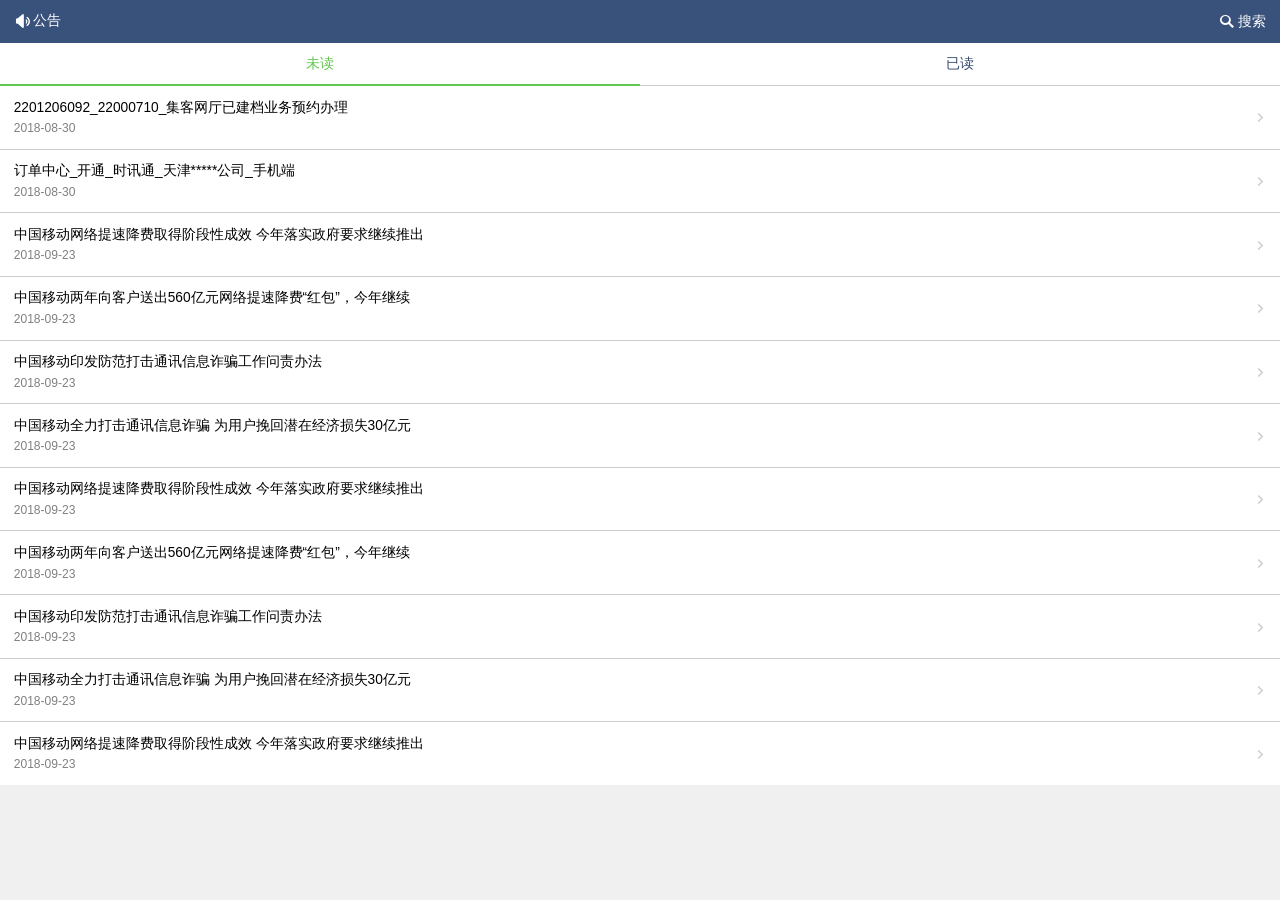
<file: notice.html>
<!DOCTYPE HTML>
<html size="s">
<head>
<meta charset="utf-8" />
<meta name="viewport" content="width=device-width, initial-scale=1, minimum-scale=1, maximum-scale=1" />
<title>天津移动Mesop</title>
<link rel="stylesheet" href="v5/css/playkit.css" rel="stylesheet" type="text/css" />
<script src="v5/js/jcl-base.js"></script>
<script src="v5/js/jcl.js"></script>
<script src="v5/js/i18n/code.zh_CN.js"></script>
<script src="v5/js/jcl-plugins.js"></script>
<script src="v5/js/jcl-ui.js"></script>
<script src="v5/js/ui/component/base/popup.js"></script>
<script src="v5/js/ui/component/base/segment.js"></script>
<script src="v5/js/ui/component/slide/slide.js"></script>
<script src="v5/js/ui/component/tabset/tabset.js"></script>
<script src="res/local.js"></script>
<style>
#navTap > .page{
    background:#fff;
}
#navTap>.tab{
    background:#f7f7f7;
}
#navTap>.tab li.on{
    background:#fff;
}
#navTap>.tab li{
    color:#333;
}
#navTap>.tab li:before{
    display:none;
}
#navTap .c_box{
    box-shadow:0 0 2px rgba(0,0,0,0.05);
    margin-bottom:0.1rem;
}
#navTap .c_list, #navTap .c_list li{
    background:transparent;
}
#navTap .c_list-line>ul>li:before{
    border-bottom: 1px solid #eee;
    border-right:0;
}
</style>
</head>

<body>
    <div class="c_header">
        <div class="text"><span class="e_ico-notice"></span> 公告</div>
        <div class="fn">
            <button type="button" class="e_button-blue"><span class="e_ico-search"></span><span>搜索</span></button>
        </div>
    </div>
    <div class="c_scroll c_scroll-float c_scroll-header" id="scroller">
        <div class="c_tab c_tab-avg c_tab-full c_tab-sub" id="noticeTab">
            <div class="tab">
                <div class="list">
                    <ul></ul>
                </div>
            </div>
            <div class="page">
                <div class="content e_hide-x" title="未读">
                    <!-- 列表 开始 -->
                    <div class="c_list c_list-line">
                        <ul>
                            <li>
                                <div class="group link" ontap="showPopup('popup','popup-detail')">
                                    <div class="main">
                                        <div class="title title-auto">2201206092_22000710_集客网厅已建档业务预约办理</div>
                                        <div class="content">2018-08-30</div>
                                    </div>
                                    <div class="more"></div>
                                </div>
                            </li>
                            <li>
                                <div class="group link" ontap="showPopup('popup','popup-detail')">
                                    <div class="main">
                                        <div class="title title-auto">订单中心_开通_时讯通_天津*****公司_手机端</div>
                                        <div class="content">2018-08-30</div>
                                    </div>
                                    <div class="more"></div>
                                </div>
                            </li>
                            <li>
                                <div class="group link" ontap="showPopup('popup','popup-detail')">
                                    <div class="main">
                                        <div class="title title-auto">中国移动网络提速降费取得阶段性成效 今年落实政府要求继续推出</div>
                                        <div class="content">2018-09-23</div>
                                    </div>
                                    <div class="more"></div>
                                </div>
                            </li>
                            <li>
                                <div class="group link" ontap="showPopup('popup','popup-detail')">
                                    <div class="main">
                                        <div class="title title-auto">中国移动两年向客户送出560亿元网络提速降费“红包”，今年继续</div>
                                        <div class="content">2018-09-23</div>
                                    </div>
                                    <div class="more"></div>
                                </div>
                            </li>
                            <li>
                                <div class="group link" ontap="showPopup('popup','popup-detail')">
                                    <div class="main">
                                        <div class="title title-auto">中国移动印发防范打击通讯信息诈骗工作问责办法</div>
                                        <div class="content">2018-09-23</div>
                                    </div>
                                    <div class="more"></div>
                                </div>
                            </li>
                            <li>
                                <div class="group link" ontap="showPopup('popup','popup-detail')">
                                    <div class="main">
                                        <div class="title title-auto">中国移动全力打击通讯信息诈骗 为用户挽回潜在经济损失30亿元</div>
                                        <div class="content">2018-09-23</div>
                                    </div>
                                    <div class="more"></div>
                                </div>
                            </li>
                            <li>
                                <div class="group link" ontap="showPopup('popup','popup-detail')">
                                    <div class="main">
                                        <div class="title title-auto">中国移动网络提速降费取得阶段性成效 今年落实政府要求继续推出</div>
                                        <div class="content">2018-09-23</div>
                                    </div>
                                    <div class="more"></div>
                                </div>
                            </li>
                            <li>
                                <div class="group link" ontap="showPopup('popup','popup-detail')">
                                    <div class="main">
                                        <div class="title title-auto">中国移动两年向客户送出560亿元网络提速降费“红包”，今年继续</div>
                                        <div class="content">2018-09-23</div>
                                    </div>
                                    <div class="more"></div>
                                </div>
                            </li>
                            <li>
                                <div class="group link" ontap="showPopup('popup','popup-detail')">
                                    <div class="main">
                                        <div class="title title-auto">中国移动印发防范打击通讯信息诈骗工作问责办法</div>
                                        <div class="content">2018-09-23</div>
                                    </div>
                                    <div class="more"></div>
                                </div>
                            </li>
                            <li>
                                <div class="group link" ontap="showPopup('popup','popup-detail')">
                                    <div class="main">
                                        <div class="title title-auto">中国移动全力打击通讯信息诈骗 为用户挽回潜在经济损失30亿元</div>
                                        <div class="content">2018-09-23</div>
                                    </div>
                                    <div class="more"></div>
                                </div>
                            </li>
                            <li>
                                <div class="group link" ontap="showPopup('popup','popup-detail')">
                                    <div class="main">
                                        <div class="title title-auto">中国移动网络提速降费取得阶段性成效 今年落实政府要求继续推出</div>
                                        <div class="content">2018-09-23</div>
                                    </div>
                                    <div class="more"></div>
                                </div>
                            </li>
                        </ul>
                    </div>
                    <!-- 列表 结束 -->
                </div>
                <div class="content e_hide-x" title="已读">
                    <!-- 列表 开始 -->
                    <div class="c_list c_list-line">
                        <ul>
                            <li>
                                <div class="group link" ontap="showPopup('popup','popup-detail')">
                                    <div class="main">
                                        <div class="title title-auto">中国移动两年向客户送出560亿元网络提速降费“红包”，今年继续</div>
                                        <div class="content">2018-09-23</div>
                                    </div>
                                    
                                    <div class="more"></div>
                                </div>
                            </li>
                            <li>
                                <div class="group link" ontap="showPopup('popup','popup-detail')">
                                    <div class="main">
                                        <div class="title title-auto">中国移动印发防范打击通讯信息诈骗工作问责办法</div>
                                        <div class="content">2018-09-23</div>
                                    </div>
                                    
                                    <div class="more"></div>
                                </div>
                            </li>
                            <li>
                                <div class="group link" ontap="showPopup('popup','popup-detail')">
                                    <div class="main">
                                        <div class="title title-auto">中国移动全力打击通讯信息诈骗 为用户挽回潜在经济损失30亿元</div>
                                        <div class="content">2018-09-23</div>
                                    </div>
                                    
                                    <div class="more"></div>
                                </div>
                            </li>
                            <li>
                                <div class="group link" ontap="showPopup('popup','popup-detail')">
                                    <div class="main">
                                        <div class="title title-auto">中国移动网络提速降费取得阶段性成效 今年落实政府要求继续推出</div>
                                        <div class="content">2018-09-23</div>
                                    </div>
                                    
                                    <div class="more"></div>
                                </div>
                            </li>
                            <li>
                                <div class="group link" ontap="showPopup('popup','popup-detail')">
                                    <div class="main">
                                        <div class="title title-auto">中国移动两年向客户送出560亿元网络提速降费“红包”，今年继续</div>
                                        <div class="content">2018-09-23</div>
                                    </div>
                                    
                                    <div class="more"></div>
                                </div>
                            </li>
                            <li>
                                <div class="group link" ontap="showPopup('popup','popup-detail')">
                                    <div class="main">
                                        <div class="title title-auto">中国移动印发防范打击通讯信息诈骗工作问责办法</div>
                                        <div class="content">2018-09-23</div>
                                    </div>
                                    
                                    <div class="more"></div>
                                </div>
                            </li>
                            <li>
                                <div class="group link" ontap="showPopup('popup','popup-detail')">
                                    <div class="main">
                                        <div class="title title-auto">中国移动全力打击通讯信息诈骗 为用户挽回潜在经济损失30亿元</div>
                                        <div class="content">2018-09-23</div>
                                    </div>
                                    
                                    <div class="more"></div>
                                </div>
                            </li>
                            <li>
                                <div class="group link" ontap="showPopup('popup','popup-detail')">
                                    <div class="main">
                                        <div class="title title-auto">中国移动网络提速降费取得阶段性成效 今年落实政府要求继续推出</div>
                                        <div class="content">2018-09-23</div>
                                    </div>
                                    
                                    <div class="more"></div>
                                </div>
                            </li>
                            <li>
                                <div class="group link" ontap="showPopup('popup','popup-detail')">
                                    <div class="main">
                                        <div class="title title-auto">中国移动两年向客户送出560亿元网络提速降费“红包”，今年继续</div>
                                        <div class="content">2018-09-23</div>
                                    </div>
                                    
                                    <div class="more"></div>
                                </div>
                            </li>
                            <li>
                                <div class="group link" ontap="showPopup('popup','popup-detail')">
                                    <div class="main">
                                        <div class="title title-auto">中国移动印发防范打击通讯信息诈骗工作问责办法</div>
                                        <div class="content">2018-09-23</div>
                                    </div>
                                    
                                    <div class="more"></div>
                                </div>
                            </li>
                            <li>
                                <div class="group link" ontap="showPopup('popup','popup-detail')">
                                    <div class="main">
                                        <div class="title title-auto">中国移动全力打击通讯信息诈骗 为用户挽回潜在经济损失30亿元</div>
                                        <div class="content">2018-09-23</div>
                                    </div>
                                    
                                    <div class="more"></div>
                                </div>
                            </li>
                            <li>
                                <div class="group link" ontap="showPopup('popup','popup-detail')">
                                    <div class="main">
                                        <div class="title title-auto">中国移动网络提速降费取得阶段性成效 今年落实政府要求继续推出</div>
                                        <div class="content">2018-09-23</div>
                                    </div>
                                    
                                    <div class="more"></div>
                                </div>
                            </li>
                            <li>
                                <div class="main e_center e_size-m e_gray">上拉加载更多</div>
                            </li>
                        </ul>
                    </div>
                    <!-- 列表 结束 -->
                </div>
            </div>
        </div>
    </div>
    <div class="c_popup" id="popup">
        <div class="c_popupBg" id="popup_bg"></div>
        <div class="c_popupBox">
            <div class="c_popupWrapper" id="popup_wrapper">
                <div class="c_popupGroup">
                    <div class="c_popupItem" id="popup-detail">
                        <div class="c_header">
                            <div class="back" ontap="hidePopup(this)">查看详情</div>
                        </div>
                        <div class="c_scroll c_scroll-white c_scroll-float c_scroll-header">
                            <!-- 段落 开始 -->
                            <div class="c_article">
                                <div class="title" style="line-height:1.3;">
                                    尊享𡘙套餐！43GB大流量，3000分钟大语音，5折大实惠！
                                </div>
                                <div class="info">
                                    <span>中国移动通信陕西公司</span>
                                    <span>/ 2017-04-20</span>
                                </div>
                                <div class="content">
                                    大文化就配大套餐，一个大不够优惠，三大成𡘙（tài）才更尽兴<br /><br />
                                    <div class="e_center e_size-l e_red" style="line-height:1.5;">
                                        新老客户均可办理<br />
                                        预存享5折购特权
                                    </div>
                                    <div class="e_center">
                                        预存1200元<br />
                                        享12个月月费5折优惠，至高省<span class="e_red">2376元！</span><br /><br />

                                        预存2400元<br />
                                        享24个月月费5折优惠，至高省<span class="e_red">4752元！</span><br /><br />

                                        <span class="e_size-xs" style="line-height:1.5;">注：老客户办理次月生效；预存1200元，话费分12个月等额返还；预存2400元，话费分24个月等额返还 。</span>
                                    </div>
                                </div>
                                <div class="aside">
                                    中国移动通信陕西有限公司<br />
                                    2017-04-20
                                </div>
                            </div>
                            <!-- 段落 结束 -->
                        </div>
                    </div>
                </div>
            </div>
        </div>
    </div>
    <script>
        Wade.setRatio();
        registerTabsetFramePage();
        window["popup"] = new Wade.Popup("popup");
        window["noticeTab"] = new Wade.Tabset("noticeTab");
    </script>

</body>


</html>
</file>
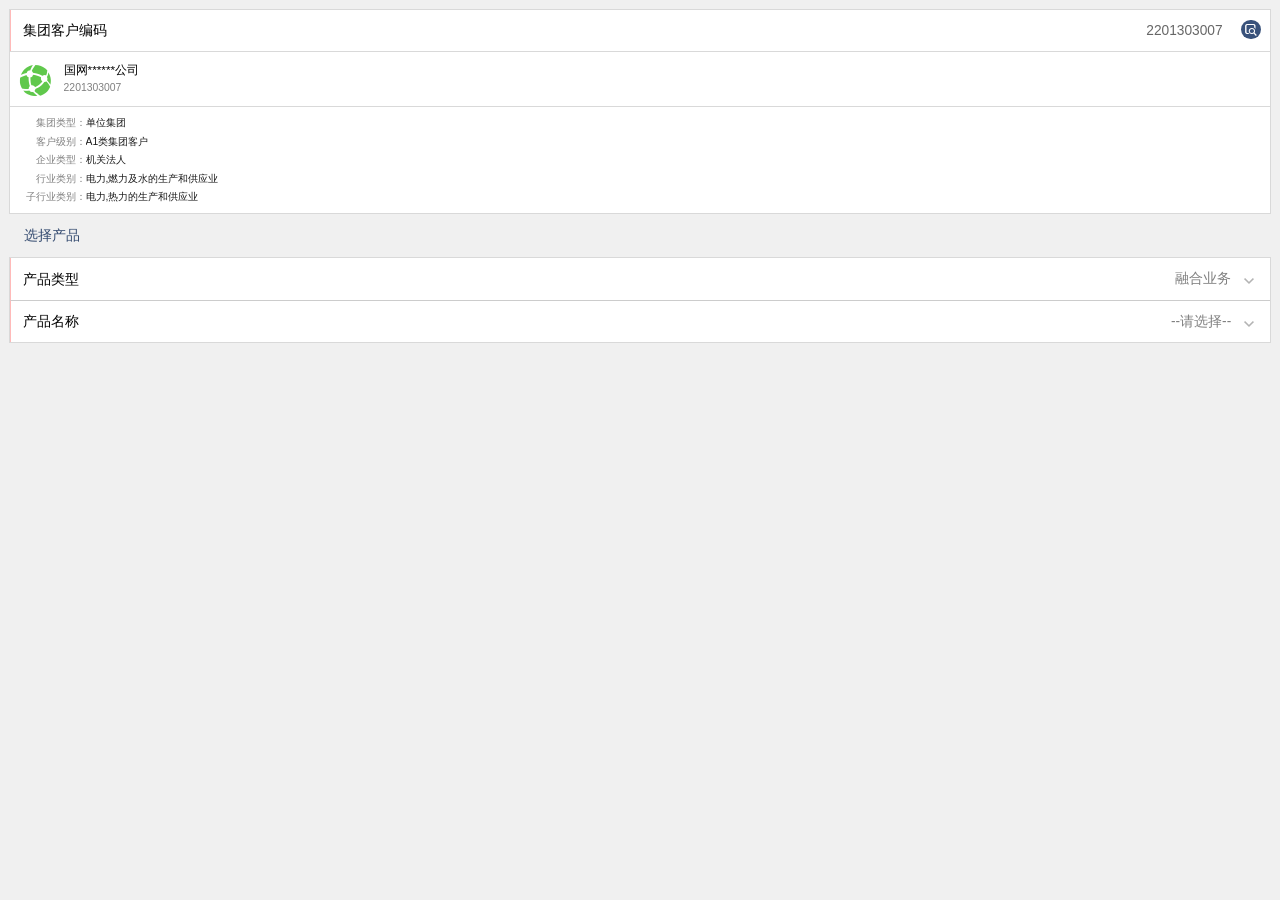
<file: page/broadbandPrd.html>
<!DOCTYPE HTML>
<html size="s">
<head>
<meta charset="utf-8" />
<meta name="viewport" content="width=device-width, initial-scale=1, minimum-scale=1, maximum-scale=1" />
<title>天津移动Mesop</title>
<link rel="stylesheet" href="../v5/css/playkit.css" rel="stylesheet" type="text/css" />
<script src="../v5/js/jcl-base.js"></script>
<script src="../v5/js/jcl.js"></script>
<script src="../v5/js/i18n/code.zh_CN.js"></script>
<script src="../v5/js/jcl-plugins.js"></script>
<script src="../v5/js/jcl-ui.js"></script>
<script src="../v5/js/ui/component/base/popup.js"></script>
<script src="../v5/js/ui/component/base/segment.js"></script>
<script src="../v5/js/ui/component/base/select.js"></script>
<script src="../v5/js/ui/component/slide/slide.js"></script>
<script src="../v5/js/ui/component/tabset/tabset.js"></script>
<script src="../res/local.js"></script>
</head>

<body>
<div class="c_header e_show-phone">
    <div class="back" ontap="closeNav();">企业宽带产品受理</div>
</div>
<div class="c_scroll c_scroll-float c_scroll-phone-header">
    <div class="l_padding">
        <div class="c_list c_list-line c_list-border">
            <ul>
                <li class="required">
                    <div class="label">集团客户编码</div>
                    <div class="value">
                        <span class="e_mix">
                            <input type="text" value="2201303007" />
                            <span class="e_ico-check"></span>
                        </span>
                    </div>
                </li>
            </ul>
        </div>
        <div class="c_space-c"></div>
        <div class="c_list c_list-s c_list-line c_list-border">
            <ul>
                <li>
                    <div class="pic pic-middle"><span class="e_ico-net e_ico-pic"></span></div>
                    <div class="main">
                        <div class="title">国网******公司</div>
                        <div class="content">2201303007</div>
                    </div>
                </li>
            </ul>
        </div>
        <div class="c_space-c"></div>
        <div class="c_param e_size-s c_param-border c_param-label-5">
            <ul>
                <li>
                    <span class="label">集团类型：</span>
                    <span class="value">单位集团</span>
                </li>
                <li>
                    <span class="label">客户级别：</span>
                    <span class="value">A1类集团客户</span>
                </li>
                <li>
                    <span class="label">企业类型：</span>
                    <span class="value">机关法人</span>
                </li>
                <li>
                    <span class="label">行业类别：</span>
                    <span class="value">电力,燃力及水的生产和供应业</span>
                </li>
                <li>
                    <span class="label">子行业类别：</span>
                    <span class="value">电力,热力的生产和供应业</span>
                </li>
            </ul>
        </div>
        <div class="c_title">
            <div class="text">选择产品</div>
        </div>
        <div class="c_list c_list-line c_list-border">
            <ul>
                <li class="required">
                    <div class="label">产品类型</div>
                    <div class="value" id="offerTypeWrapper">
                    </div>
                </li>
                <li class="required">
                    <div class="label">产品名称</div>
                    <div class="value" id="offerWrapper">
                    </div>
                </li>
                <li class="forProd" style="display:none">
                    <div class="content link" ontap="showPopup('popup','sale')">
                        <div class="main">可选优惠</div>
                        <div class="side e_hide" id="saleTag"><span class="e_tag e_tag-green e_size-xs">立即生效</span></div>
                        <div class="more"></div>
                    </div>
                    <div class="sub sub-noline" id="saleList" style="display:none;">
                        <div class="main">
                            <!-- 表单 开始 -->
                            <div class="c_list c_list-gray c_list-line c_list-border">
                                <ul>
                                    <li>
                                        <div class="main">多媒体电话集团服务</div>
                                        <div ontap="hide(this.parentNode); if(this.parentNode.parentNode.offsetHeight == 0){ hide('saleList')}" class="fn"><span class="e_ico-delete"></span></div>
                                    </li>
                                    <li>
                                        <div class="main">集团驻地网宽带服务</div>
                                        <div ontap="hide(this.parentNode); if(this.parentNode.parentNode.offsetHeight == 0){ hide('saleList')}" class="fn"><span class="e_ico-delete"></span></div>
                                    </li>
                                </ul>
                            </div>
                        </div>
                    </div>
                </li>
            </ul>
        </div>
        <div class="forProd" style="display:none">
            <div class="c_title">
                <div class="text">合同信息</div>
            </div>
            <div class="c_list c_list-line c_list-border">
                <ul>
                    <li class="required">
                        <div class="label">选择合同</div>
                        <div class="value" id="contractCodeLi">
                        </div>
                    </li>
                </ul>
            </div>
            <div class="c_space-c forContract" style="display:none"></div>
            <div class="c_param e_size-s c_param-border c_param-label-6 forContract" style="display:none">
                <ul>
                    <li>
                        <span class="label">合同名称：</span>
                        <span class="value">企业宽带业务受理合同</span>
                    </li>
                    <li>
                        <span class="label">合同业务类型：</span>
                        <span class="value">受理类</span>
                    </li>
                    <li>
                        <span class="label">上级银行：</span>
                        <span class="value">中国银行</span>
                    </li>
                    <li>
                        <span class="label">银行名称：</span>
                        <span class="value">中国银行天津市XXXXX分行</span>
                    </li>
                    <li>
                        <span class="label">合同号：</span>
                        <span class="value"></span>
                    </li>
                    <li>
                        <span class="label">银行账号：</span>
                        <span class="value"></span>
                    </li>
                    <li>
                        <span class="label">账户结余：</span>
                        <span class="value"></span>
                    </li>
                </ul>
                <div class="c_space"></div>
                <div class="c_line c_line-dashed"></div>
                <div class="c_space"></div>
                <ul>
                    <li>
                        <span class="label">合同ID：</span>
                        <span class="value">14236234r234</span>
                    </li>
                    <li>
                        <span class="label">产品名称：</span>
                        <span class="value">聚类市场（集客驻地网）</span>
                    </li>
                    <li>
                        <span class="label">开始时间：</span>
                        <span class="value">2018-09-01</span>
                    </li>
                    <li>
                        <span class="label">结束时间：</span>
                        <span class="value">2019-08-31</span>
                    </li>
                </ul>
            </div>
            <div class="c_title">
                <div class="text">产品参数信息</div>
            </div>
            <div class="c_list c_list-line c_list-border">
                <ul>
                    <li>
                        <div class="label">VPN编码</div>
                        <div class="value" id="vpnCodeLi">
                        </div>
                    </li>
                    <li class="required">
                        <div class="label">集团成员数</div>
                        <div class="value">
                            <input type="text" value="10000" />
                        </div>
                    </li>
                    <li class="required">
                        <div class="label">集团管理员数</div>
                        <div class="value">
                            <input type="text" value="5" />
                        </div>
                    </li>
                    <li class="required">
                        <div class="label">固定集团成员数</div>
                        <div class="value">
                            <input type="text" value="5000" />
                        </div>
                    </li>
                    <li class="required">
                        <div class="label">移动集团成员数</div>
                        <div class="value">
                            <input type="text" value="5000" />
                        </div>
                    </li>
                    <li class="required">
                        <div class="label">集团部门数</div>
                        <div class="value">
                            <input type="text" value="5" />
                        </div>
                    </li>
                    <li class="required">
                        <div class="label">PC客户端成员数</div>
                        <div class="value">
                            <input type="text" value="5000" />
                        </div>
                    </li>
                    <li class="required">
                        <div class="label">集团Hunting组数</div>
                        <div class="value">
                            <input type="text" value="5" />
                        </div>
                    </li>
                    <li class="required">
                        <div class="label">集团PickUp组数</div>
                        <div class="value">
                            <input type="text" value="5" />
                        </div>
                    </li>
                    <li class="required">
                        <div class="label">一号通成员数</div>
                        <div class="value">
                            <input type="text" value="10000" />
                        </div>
                    </li>
                    <li class="required">
                        <div class="label">集团话务员数</div>
                        <div class="value">
                            <input type="text" value="5" />
                        </div>
                    </li>
                </ul>
            </div>
            <div class="c_title">
                <div class="text">资源信息</div>
            </div>
            <div class="c_param c_param-border">
                <ul>
                    <li>
                        <span class="label">资源类型：</span>
                        <span class="value">集团产品编码</span>
                    </li>
                    <li>
                        <span class="label">资源号码：</span>
                        <span class="value">22292278157</span>
                    </li>
                    <li>
                        <span class="label">校验结果：</span>
                        <span class="value e_green">成功</span>
                    </li>
                </ul>
            </div>
            <div class="c_title">
                <div class="text">账户信息</div>
                <div class="fn">
                    <ul>
                        <li ontap="showPopup('popup','popup-acct')"><span class="e_ico-add"></span>新增账户</li>
                    </ul>
                </div>
            </div>
            <div class="c_list c_list-line c_list-border">
                <ul>
                    <li class="required">
                        <div class="label">账户列表</div>
                        <div class="value" id="acctCodeLi">
                        </div>
                    </li>
                </ul>
            </div>
            <div class="c_space-c forAcct" style="display:none"></div>
            <div class="c_param e_size-s c_param-border c_param-label-4 forAcct" style="display:none">
                <ul>
                    <li>
                        <span class="label">账户名称：</span>
                        <span class="value">国网天津市电力公司</span>
                    </li>
                    <li>
                        <span class="label">账户类别：</span>
                        <span class="value">现金</span>
                    </li>
                    <li>
                        <span class="label">上级银行：</span>
                        <span class="value">中国银行</span>
                    </li>
                    <li>
                        <span class="label">银行名称：</span>
                        <span class="value">中国银行天津市XXXXX分行</span>
                    </li>
                    <li>
                        <span class="label">合同号：</span>
                        <span class="value"></span>
                    </li>
                    <li>
                        <span class="label">银行账号：</span>
                        <span class="value"></span>
                    </li>
                    <li>
                        <span class="label">账户结余：</span>
                        <span class="value"></span>
                    </li>
                </ul>
            </div>
            <div class="c_title">
                <div class="text">经办人信息</div>
            </div>
            <div class="c_list c_list-line c_list-border">
                <ul>
                    <li class="required">
                        <div class="label">证件类型</div>
                        <div class="value">
                            <span class="e_mix">
                                <span class="e_select">身份证</span>
                                <button type="button" class="e_button-blue"><span>在线采集</span></button>
                            </span>
                        </div>
                    </li>
                    <li class="required">
                        <div class="label">证件号码</div>
                        <div class="value">
                            <input type="text" readonly />
                        </div>
                    </li>
                    <li class="required">
                        <div class="label">客户姓名</div>
                        <div class="value">
                            <input type="text" readonly />
                        </div>
                    </li>
                    <li class="required">
                        <div class="label">证件地址</div>
                        <div class="value">
                            <input type="text" readonly />
                        </div>
                    </li>
                    <li>
                        <div class="label">国籍</div>
                        <div class="value">
                            <input type="text" />
                        </div>
                    </li>
                </ul>
            </div>
            <div class="c_title">
                <div class="text">使用人信息</div>
            </div>
            <div class="c_list c_list-line c_list-border">
                <ul>
                    <li class="required">
                        <div class="label">证件类型</div>
                        <div class="value">
                            <span class="e_mix">
                                <span class="e_select">身份证</span>
                                <button type="button" class="e_button-blue"><span>在线采集</span></button>
                            </span>
                        </div>
                    </li>
                    <li class="required">
                        <div class="label">证件号码</div>
                        <div class="value">
                            <input type="text" readonly />
                        </div>
                    </li>
                    <li class="required">
                        <div class="label">客户姓名</div>
                        <div class="value">
                            <input type="text" readonly />
                        </div>
                    </li>
                    <li class="required">
                        <div class="label">证件地址</div>
                        <div class="value">
                            <input type="text" readonly />
                        </div>
                    </li>
                </ul>
            </div>
            <div class="c_space-2"></div>
            <div class="c_submit c_submit-center">
                <button type="button" class="e_button-r e_button-l e_button-navy">重置</button>
                <button type="button" class="e_button-r e_button-l e_button-green">提交</button>
            </div>
        </div>
    </div>
</div>
<div class="c_popup" id="popup">
    <div class="c_popupBg" id="popup_bg"></div>
    <div class="c_popupBox">
        <div class="c_popupWrapper" id="popup_wrapper">
            <div class="c_popupGroup">
                <div class="c_popupItem e_hide-x" id="popup-acct">
                    <div class="c_header">
                        <div class="back" ontap="hidePopup(this)">新增账户</div>
                    </div>
                    <div class="c_scroll c_scroll-float c_scroll-submit c_scroll-header l_padding l_padding-u">
                        <div class="c_title">
                            <div class="text">产品参数信息</div>
                        </div>
                        <div class="c_list c_list-line c_list-border">
                            <ul>
                                <li class="required">
                                    <div class="label">账户名称</div>
                                    <div class="value">
                                        <input type="text" />
                                    </div>
                                </li>
                                <li class="required">
                                    <div class="label">账户类别</div>
                                    <div class="value">
                                        <span class="e_select">现金</span>
                                    </div>
                                </li>
                                <li class="required">
                                    <div class="label">上级银行</div>
                                    <div class="value">
                                        <span class="e_select">请选择</span>
                                    </div>
                                </li>
                                <li class="required">
                                    <div class="label">银行名称</div>
                                    <div class="value">
                                        <span class="e_select">请选择</span>
                                    </div>
                                </li>
                                <li class="required">
                                    <div class="label">银行账号</div>
                                    <div class="value">
                                        <input type="text" />
                                    </div>
                                </li>
                                <li>
                                    <div class="label">联系电话</div>
                                    <div class="value">
                                        <input type="text" />
                                    </div>
                                </li>
                                <li>
                                    <div class="label">账户联系人</div>
                                    <div class="value">
                                        <input type="text" />
                                    </div>
                                </li>
                                <li>
                                    <div class="label">银行协议号</div>
                                    <div class="value">
                                        <input type="text" />
                                    </div>
                                </li>
                            </ul>
                        </div>
                        <div class="c_title">
                            <div class="text">账户互转信息</div>
                        </div>
                        <div class="c_list c_list-line c_list-border">
                            <ul>
                                <li>
                                    <div class="label">绑定号码</div>
                                    <div class="value">
                                        <input type="text" />
                                    </div>
                                </li>
                                <li>
                                    <div class="label">用户品牌</div>
                                    <div class="value">
                                        <input type="text" />
                                    </div>
                                </li>
                                <li>
                                    <div class="label">用户产品</div>
                                    <div class="value">
                                        <input type="text" />
                                    </div>
                                </li>
                                <li>
                                    <div class="label">用户归属地</div>
                                    <div class="value">
                                        <input type="text" />
                                    </div>
                                </li>
                            </ul>
                        </div>
                    </div>
                    <div class="l_bottom">
                        <div class="c_submit c_submit-full">
                            <button type="button" class="e_button-l e_button-navy" ontap="hidePopup(this);">取消</button>
                            <button type="button" class="e_button-l e_button-blue" ontap="hidePopup(this);$('.forAcct').css('display','');$('#acctCode').val('1')">确定</button>
                        </div>
                    </div>
                </div>
                <div class="c_popupItem" id="sale">
                    <div class="c_header">
                        <div class="back" ontap="hidePopup(this)">选择优惠</div>
                        <div class="fn" style="padding-right:1em">
                            <ul>
                                <li><input type="checkbox"/> <span>立即生效</span></li>
                            </ul>
                        </div>
                    </div>
                    <div class="c_scroll c_scroll-float c_scroll-submit c_scroll-header">
                        <div class="c_list c_list-line">
                            <ul>
                                <li id="selectSale">
                                    <div class="main">
                                        <div class="title">多媒体电话集团服务</div>
                                    </div>
                                    <div class="fn">
                                        <input type="checkbox" />
                                    </div>
                                </li>
                                <li>
                                    <div class="main">
                                        <div class="title">集团驻地网宽带服务</div>
                                    </div>
                                    <div class="fn">
                                        <input type="checkbox" />
                                    </div>
                                </li>
                            </ul>
                        </div>
                    </div>
                    <div class="l_bottom">
                        <div class="c_submit c_submit-full">
                            <button type="button" class="e_button-l e_button-navy" ontap="hidePopup(this);">取消</button>
                            <button type="button" class="e_button-l e_button-blue" ontap="hidePopup(this); show('saleList'); showSaleListLi();">确定</button>
                            <script>
                            function showSaleListLi() {
                                var saleList = get("saleList").children[0].children[0].children[0];
                                for (var i = 0; i < saleList.children.length; i++) {
                                    saleList.children[i].style.display = "";
                                }
                                $('#saleTag').removeClass('e_hide');
                            }
                            </script>
                        </div>
                    </div>
                </div>
            </div>
        </div>
    </div>
</div>
<script>
Wade.setRatio();
window["popup"] = new Wade.Popup("popup");
$.Select.append(
    "offerTypeWrapper",
    {
        id: "prdType",
        name: "prdType",
        value: "1"
    },
    [{
        TEXT: "融合业务",
        VALUE: "1"
    }]
);
$.Select.append(
    "offerWrapper",
    {
        id: "prdCode",
        name: "prdCode",
        value: ""
    },
    [{
        TEXT: "集团驻地网宽带",
        VALUE: "4"
    }, {
        TEXT: "小微宽带",
        VALUE: "5"
    }, {
        TEXT: "聚类市场（集客驻地网）",
        VALUE: "1"
    }, {
        TEXT: "和TV",
        VALUE: "9"
    }]
);
$('#prdCode').bind('change', function(){
    var val = $('#prdCode').val();
    if (!!val){
        $('.forProd').css('display','');
    }else{
        $('.forProd').css('display','none');
    }
})
$.Select.append(
    "vpnCodeLi",
    {
        id: "vpnCode",
        name: "vpnCode",
        value: "1"
    },
    [{
        TEXT: "2209616357",
        VALUE: "1"
    }]
);
$.Select.append(
    "acctCodeLi",
    {
        id: "acctCode",
        name: "acctCode"
    },
    [{
        TEXT: "12342209616357",
        VALUE: "1"
    }]
);
$('#acctCode').bind('change', function(){
    var val = $('#acctCode').val();
    if (!!val){
        $('.forAcct').css('display','');
    }else{
        $('.forAcct').css('display','none');
    }
})
$.Select.append(
    "contractCodeLi",
    {
        id: "contractCode",
        name: "contractCode"
    },
    [{
        TEXT: "企业宽带业务受理合同",
        VALUE: "1"
    }]
);
$('#contractCode').bind('change', function(){
    var val = $('#contractCode').val();
    if (!!val){
        $('.forContract').css('display','');
    }else{
        $('.forContract').css('display','none');
    }
})
</script>
</body>

</html>
</file>
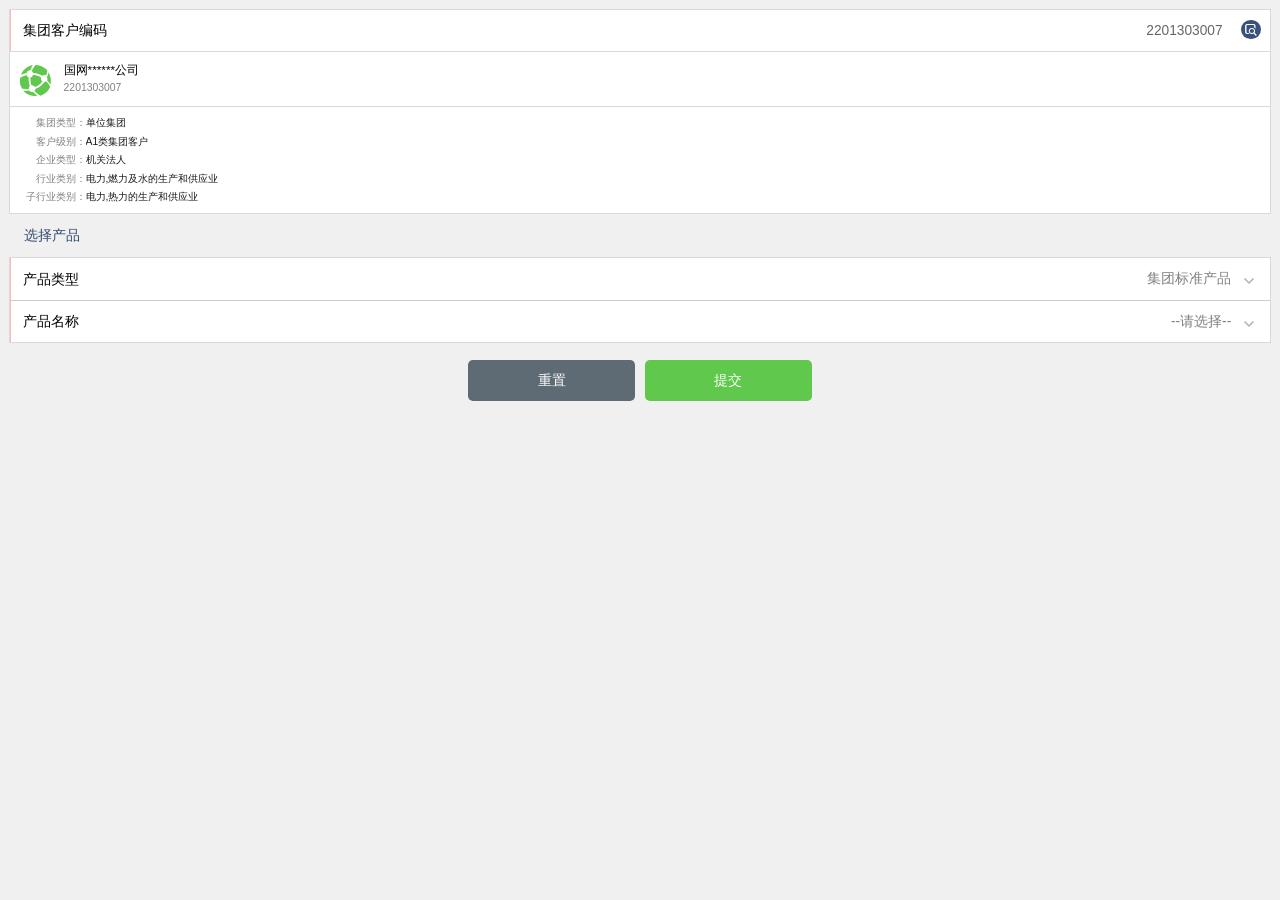
<file: page/Fling.html>
<!DOCTYPE HTML>
<html size="s">
<head>
<meta charset="utf-8" />
<meta name="viewport" content="width=device-width, initial-scale=1, minimum-scale=1, maximum-scale=1" />
<title>天津移动Mesop</title>
<link rel="stylesheet" href="../v5/css/playkit.css" rel="stylesheet" type="text/css" />
<script src="../v5/js/jcl-base.js"></script>
<script src="../v5/js/jcl.js"></script>
<script src="../v5/js/i18n/code.zh_CN.js"></script>
<script src="../v5/js/jcl-plugins.js"></script>
<script src="../v5/js/jcl-ui.js"></script>
<script src="../v5/js/ui/component/base/popup.js"></script>
<script src="../v5/js/ui/component/base/segment.js"></script>
<script src="../v5/js/ui/component/base/select.js"></script>
<script src="../v5/js/ui/component/slide/slide.js"></script>
<script src="../v5/js/ui/component/tabset/tabset.js"></script>
<script src="../res/local.js"></script>
</head>

<body>
<div class="c_header e_show-phone">
    <div class="back" ontap="closeNav();">集团甩单录入</div>
</div>
<div class="c_scroll c_scroll-float c_scroll-phone-header">
    <div class="l_padding">
        <div class="c_list c_list-line c_list-border">
            <ul>
                <li class="required">
                    <div class="label">集团客户编码</div>
                    <div class="value">
                        <span class="e_mix">
                            <input type="text" value="2201303007" />
                            <span class="e_ico-check"></span>
                        </span>
                    </div>
                </li>
            </ul>
        </div>
        <div class="c_space-c"></div>
        <div class="c_list c_list-s c_list-line c_list-border">
            <ul>
                <li>
                    <div class="pic pic-middle"><span class="e_ico-net e_ico-pic"></span></div>
                    <div class="main">
                        <div class="title">国网******公司</div>
                        <div class="content">2201303007</div>
                    </div>
                </li>
            </ul>
        </div>
        <div class="c_space-c"></div>
        <div class="c_param e_size-s c_param-border c_param-label-5">
            <ul>
                <li>
                    <span class="label">集团类型：</span>
                    <span class="value">单位集团</span>
                </li>
                <li>
                    <span class="label">客户级别：</span>
                    <span class="value">A1类集团客户</span>
                </li>
                <li>
                    <span class="label">企业类型：</span>
                    <span class="value">机关法人</span>
                </li>
                <li>
                    <span class="label">行业类别：</span>
                    <span class="value">电力,燃力及水的生产和供应业</span>
                </li>
                <li>
                    <span class="label">子行业类别：</span>
                    <span class="value">电力,热力的生产和供应业</span>
                </li>
            </ul>
        </div>
        <div class="c_title">
            <div class="text">选择产品</div>
        </div>
        <div class="c_list c_list-line c_list-border">
            <ul>
                <li class="required">
                    <div class="label">产品类型</div>
                    <div class="value" id="offerTypeWrapper">
                    </div>
                </li>
                <li class="required">
                    <div class="label">产品名称</div>
                    <div class="value" id="offerWrapper">
                    </div>
                </li>
                <li class="forProd" style="display:none">
                    <div class="content link" ontap="showPopup('popup','sale')">
                        <div class="main">可选优惠</div>
                        <div class="more"></div>
                    </div>
                    <div class="sub sub-noline" id="saleList" style="display:none;">
                        <div class="main">
                            <!-- 表单 开始 -->
                            <div class="c_list c_list-gray c_list-line c_list-border">
                                <ul>
                                    <li>
                                        <div class="main">集团通讯录（V3-400）</div>
                                        <div ontap="hide(this.parentNode); if(this.parentNode.parentNode.offsetHeight == 0){ hide('saleList')}" class="fn"><span class="e_ico-delete"></span></div>
                                    </li>
                                </ul>
                            </div>
                        </div>
                    </div>
                </li>
            </ul>
        </div>
        <div class="forProd" style="display:none">
            <div class="c_title">
                <div class="text">联系人信息</div>
            </div>
            <div class="c_list c_list-line c_list-border">
                <ul>
                    <li class="required">
                        <div class="label">联系人姓名</div>
                        <div class="value">
                            <input type="text" readonly />
                        </div>
                    </li>
                    <li class="required">
                        <div class="label">联系人电话</div>
                        <div class="value">
                            <input type="text" readonly />
                        </div>
                    </li>
                </ul>
            </div>
        </div>
        <div class="c_space-2"></div>
        <div class="c_submit c_submit-center">
            <button type="button" class="e_button-r e_button-l e_button-navy">重置</button>
            <button type="button" class="e_button-r e_button-l e_button-green" ontap="$('#msg').css('display','')">提交</button>
        </div>
    </div>
</div>
<div class="c_popup" id="popup">
    <div class="c_popupBg" id="popup_bg"></div>
    <div class="c_popupBox">
        <div class="c_popupWrapper" id="popup_wrapper">
            <div class="c_popupGroup">
                <div class="c_popupItem" id="sale">
                    <div class="c_header">
                        <div class="back" ontap="hidePopup(this)">选择优惠</div>
                    </div>
                    <div class="c_scroll c_scroll-float c_scroll-submit c_scroll-header">
                        <div class="c_list c_list-line">
                            <ul>
                                <li>
                                    <div class="main">
                                        <div class="title">集团通讯录（出入境检疫局）</div>
                                        <div class="content content-auto">2元月号码，含 VPMN网内本地通话6000分钟</div>
                                    </div>
                                    <div class="fn">
                                        <input type="checkbox" />
                                    </div>
                                </li>
                                <li>
                                    <div class="main">
                                        <div class="title">集团通讯录（V3-400）</div>
                                        <div class="content content-auto">3元每月每号码，包含400分钟本地网内通话</div>
                                    </div>
                                    <div class="fn">
                                        <input type="checkbox" />
                                    </div>
                                </li>
                                <li>
                                    <div class="main">
                                        <div class="title">集团通讯录（V特13）</div>
                                        <div class="content content-auto">3元每月每号码，含VPMN网内本地通话500分钟</div>
                                    </div>
                                    <div class="fn">
                                        <input type="checkbox" />
                                    </div>
                                </li>
                                <li>
                                    <div class="main">
                                        <div class="title">集团通讯录（V特12）</div>
                                        <div class="content content-auto">拨打网外号码组本地通话0.06元每分钟，接听网外号码组本地被叫按号码使用套餐资费执行</div>
                                    </div>
                                    <div class="fn">
                                        <input type="checkbox" />
                                    </div>
                                </li>
                                <li>
                                    <div class="main">
                                        <div class="title">集团通讯录（V特24）</div>
                                        <div class="content content-auto">0元2500分钟</div>
                                    </div>
                                    <div class="fn">
                                        <input type="checkbox" />
                                    </div>
                                </li>
                                <li>
                                    <div class="main">
                                        <div class="title">V网1000分钟</div>
                                        <div class="content content-auto">0元2500分钟网内通话</div>
                                    </div>
                                    <div class="fn">
                                        <input type="checkbox" />
                                    </div>
                                </li>
                            </ul>
                        </div>
                    </div>
                    <div class="l_bottom">
                        <div class="c_submit c_submit-full">
                            <button type="button" class="e_button-l e_button-navy" ontap="hidePopup(this);">取消</button>
                            <button type="button" class="e_button-l e_button-blue" ontap="hidePopup(this); show('saleList'); showSaleListLi();">确定</button>
                            <script>
                            function showSaleListLi() {
                                var saleList = get("saleList").children[0].children[0].children[0];
                                for (var i = 0; i < saleList.children.length; i++) {
                                    saleList.children[i].style.display = "";
                                }
                            }
                            </script>
                        </div>
                    </div>
                </div>
            </div>
        </div>
    </div>
</div>
<div class="l_float l_float-header" id="msg" style="z-index: 9999;display:none">
    <!-- 信息提示 开始 -->
    <div class="c_msg c_msg-success c_msg-full">
        <div class="wrapper">
            <div class="emote"></div>
            <div class="info">
                <div class="text">
                    <div class="title e_green">甩单录入成功</div>
                    <div class="detail" style="max-height:20em;">
                        <!-- 参数 开始 -->
                        <div class="c_param c_param-label-5">
                            <ul>
                                <li>
                                    <span class="label">集团名称：</span>
                                    <span class="value">国网******公司</span>
                                </li>
                                <li>
                                    <span class="label">产品名称：</span>
                                    <span class="value">集团通讯录</span>
                                </li>
                            </ul>
                        </div>
                        <!-- 参数 结束 -->
                    </div>
                </div>
                <div class="fn">
                    <button class="e_button-r e_button-l e_button-navy" type="button" ontap="backPopup('popup','discPopup');hide('msg');hidePopup('popup')"><span class="e_ico-ok"></span><span>继续办理</span></button>
                    <button class="e_button-r e_button-l e_button-blue" type="button" ontap="closeNav();"><span class="e_ico-home"></span><span>返回首页</span></button>
                </div>
            </div>
        </div>
    </div>
    <!-- 信息提示 结束 -->
</div>
<script>
Wade.setRatio();
window["popup"] = new Wade.Popup("popup");
$.Select.append(
    "offerTypeWrapper",
    {
        id: "prdType",
        name: "prdType",
        value: "1"
    },
    [{
        TEXT: "集团标准产品",
        VALUE: "1"
    },{
        TEXT: "ADC应用",
        VALUE: "2"
    },{
        TEXT: "行内应用",
        VALUE: "3"
    },{
        TEXT: "MAS应用",
        VALUE: "4"
    }]
);
$.Select.append(
    "offerWrapper",
    {
        id: "prdCode",
        name: "prdCode",
        value: ""
    },
    [{
        TEXT: "MDM移动安全",
        VALUE: "4"
    }, {
        TEXT: "集团E网_静态",
        VALUE: "5"
    }, {
        TEXT: "集团E网_动态",
        VALUE: "1"
    }, {
        TEXT: "BLACKBERRY",
        VALUE: "9"
    }, {
        TEXT: "手机邮箱",
        VALUE: "9"
    }, {
        TEXT: "普通VPMN",
        VALUE: "9"
    }, {
        TEXT: "集团通讯录",
        VALUE: "9"
    }, {
        TEXT: "手机对讲（集群通）",
        VALUE: "9"
    }]
);
$('#prdCode').bind('change', function(){
    var val = $('#prdCode').val();
    if (!!val){
        $('.forProd').css('display','');
    }else{
        $('.forProd').css('display','none');
    }
})
$.Select.append(
    "vpnCodeLi",
    {
        id: "vpnCode",
        name: "vpnCode",
        value: "1"
    },
    [{
        TEXT: "2209616357",
        VALUE: "1"
    }]
);
$.Select.append(
    "acctCodeLi",
    {
        id: "acctCode",
        name: "acctCode"
    },
    [{
        TEXT: "12342209616357",
        VALUE: "1"
    }]
);
$('#acctCode').bind('change', function(){
    var val = $('#acctCode').val();
    if (!!val){
        $('.forAcct').css('display','');
    }else{
        $('.forAcct').css('display','none');
    }
})
$.Select.append(
    "contractCodeLi",
    {
        id: "contractCode",
        name: "contractCode"
    },
    [{
        TEXT: "企业宽带业务受理合同",
        VALUE: "1"
    }]
);
$('#contractCode').bind('change', function(){
    var val = $('#contractCode').val();
    if (!!val){
        $('.forContract').css('display','');
    }else{
        $('.forContract').css('display','none');
    }
})
</script>
</body>

</html>
</file>
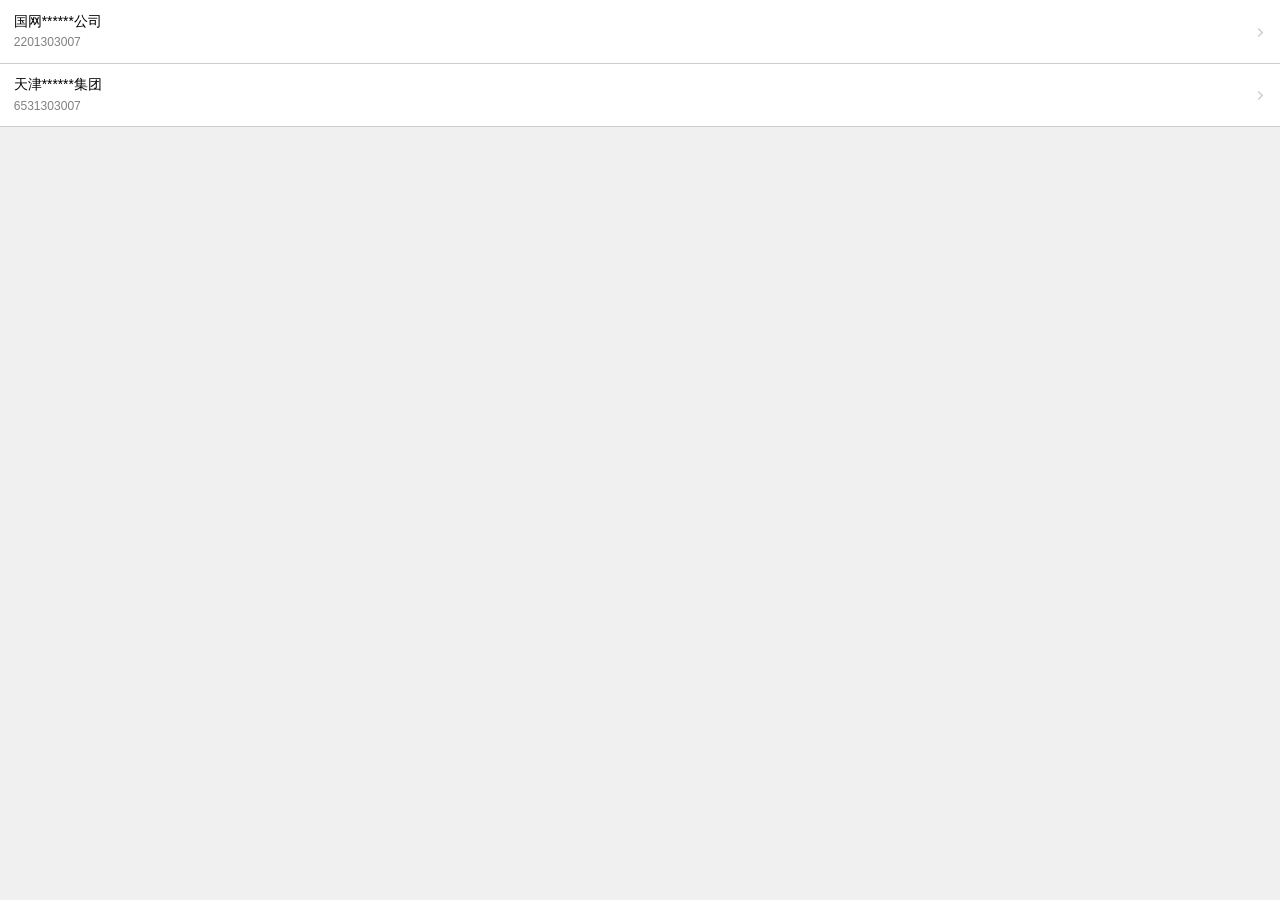
<file: page/FlingHolder.html>
<!DOCTYPE HTML>
<html size="s">
<head>
<meta charset="utf-8" />
<meta name="viewport" content="width=device-width, initial-scale=1, minimum-scale=1, maximum-scale=1" />
<title>天津移动Mesop</title>
<link rel="stylesheet" href="../v5/css/playkit.css" rel="stylesheet" type="text/css" />
<script src="../v5/js/jcl-base.js"></script>
<script src="../v5/js/jcl.js"></script>
<script src="../v5/js/i18n/code.zh_CN.js"></script>
<script src="../v5/js/jcl-plugins.js"></script>
<script src="../v5/js/jcl-ui.js"></script>
<script src="../v5/js/ui/component/base/popup.js"></script>
<script src="../v5/js/ui/component/base/segment.js"></script>
<script src="../v5/js/ui/component/base/select.js"></script>
<script src="../v5/js/ui/component/slide/slide.js"></script>
<script src="../v5/js/ui/component/tabset/tabset.js"></script>
<script src="../res/local.js"></script>
</head>

<body>
<div class="c_header e_show-phone">
    <div class="back" ontap="closeNav();">集团甩单办理</div>
    <div class="fn">
        <button class="e_button-blue" ontap="showPopup('popup','popup-query')"><span class="e_ico-search"></span> 搜索</button>
    </div>
</div>
<div class="c_scroll c_scroll-float c_scroll-phone-header">
    <div class="c_list c_list-line">
        <ul>
            <li>
                <div class="group link" ontap="showPopup('popup','popup-detail')">
                    <div class="main">
                        <div class="title title-auto">国网******公司</div>
                        <div class="content">2201303007</div>
                    </div>
                    <div class="more"></div>
                </div>
            </li>
            <li>
                <div class="group link" ontap="showPopup('popup','popup-detail')">
                    <div class="main">
                        <div class="title title-auto">天津******集团</div>
                        <div class="content">6531303007</div>
                    </div>
                    <div class="more"></div>
                </div>
            </li>
        </ul>
    </div>
    <div class="c_line"></div>
</div>
<div class="c_popup" id="popup">
    <div class="c_popupBg" id="popup_bg"></div>
    <div class="c_popupBox">
        <div class="c_popupWrapper" id="popup_wrapper">
            <div class="c_popupGroup">
                <div class="c_popupItem" id="popup-query">
                    <div class="c_header">
                        <div class="back" ontap="hidePopup(this)">查询</div>
                    </div>
                    <div class="c_scroll c_scroll-float c_scroll-submit c_scroll-header">
                        <div class="l_padding">
                            <div class="c_list c_list-line c_list-border">
                                <ul>
                                    <li class="">
                                        <div class="label">集团名称</div>
                                        <div class="value">
                                            <input type="text" />
                                        </div>
                                    </li>
                                    <li class="">
                                        <div class="label">集团编码</div>
                                        <div class="value">
                                            <input type="text" />
                                        </div>
                                    </li>
                                </ul>
                            </div>
                            <div class="c_space-2"></div>
                            <div class="c_submit c_submit-center">
                                <button type="button" class="e_button-r e_button-l e_button-green" ontap="hidePopup(this)">查询</button>
                            </div>
                        </div>
                    </div>
                </div><div class="c_popupItem" id="popup-detail">
                    <div class="c_header">
                        <div class="back" ontap="hidePopup(this)">甩单详情</div>
                    </div>
                    <div class="c_scroll c_scroll-float c_scroll-submit c_scroll-header">
                        <div class="l_padding">
                            <div class="c_param e_size-s c_param-border c_param-label-5">
                                <ul>
                                    <li>
                                        <span class="label">集团名称：</span>
                                        <span class="value">国网******公司</span>
                                    </li>
                                    <li>
                                        <span class="label">集团编码：</span>
                                        <span class="value">2201303007</span>
                                    </li>
                                    <li>
                                        <span class="label">产品类型：</span>
                                        <span class="value">集团标准产品</span>
                                    </li>
                                    <li>
                                        <span class="label">产品名称：</span>
                                        <span class="value">集团通讯录</span>
                                    </li>
                                    <li>
                                        <span class="label">产品优惠：</span>
                                        <span class="value">集团通讯录（V3-400）</span>
                                    </li>
                                    <li>
                                        <span class="label">联系人姓名：</span>
                                        <span class="value">宋小白</span>
                                    </li>
                                    <li>
                                        <span class="label">联系人电话：</span>
                                        <span class="value">13512345678</span>
                                    </li>
                                </ul>
                                <div class="c_space"></div>
                                <div class="c_submit c_submit-center">
                                    <button type="button" class="e_button-r e_button-green" ontap="window.location='FlingSubmit.html'">立即办理</button>
                                </div>
                            </div>
                            <div class="c_space"></div>

                            <div class="c_param e_size-s c_param-border c_param-label-5">
                                <ul>
                                    <li>
                                        <span class="label">集团名称：</span>
                                        <span class="value">国网******公司</span>
                                    </li>
                                    <li>
                                        <span class="label">集团编码：</span>
                                        <span class="value">2201303007</span>
                                    </li>
                                    <li>
                                        <span class="label">产品类型：</span>
                                        <span class="value">集团标准产品</span>
                                    </li>
                                    <li>
                                        <span class="label">产品名称：</span>
                                        <span class="value">集团通讯录</span>
                                    </li>
                                    <li>
                                        <span class="label">产品优惠：</span>
                                        <span class="value">集团通讯录（V特13）</span>
                                    </li>
                                    <li>
                                        <span class="label">联系人姓名：</span>
                                        <span class="value">宋小白</span>
                                    </li>
                                    <li>
                                        <span class="label">联系人电话：</span>
                                        <span class="value">13512345678</span>
                                    </li>
                                </ul>
                                <div class="c_space"></div>
                                <div class="c_submit c_submit-center">
                                    <button type="button" class="e_button-r e_button-green" ontap="window.location='FlingSubmit.html'">立即办理</button>
                                </div>
                            </div>
                        </div>
                    </div>
                </div>
            </div>
        </div>
    </div>
</div>
<div class="l_float l_float-header" id="msg" style="z-index: 9999;display:none">
    <!-- 信息提示 开始 -->
    <div class="c_msg c_msg-success c_msg-full">
        <div class="wrapper">
            <div class="emote"></div>
            <div class="info">
                <div class="text">
                    <div class="title e_green">甩单录入成功</div>
                    <div class="detail" style="max-height:20em;">
                        <!-- 参数 开始 -->
                        <div class="c_param c_param-label-5">
                            <ul>
                                <li>
                                    <span class="label">集团编码：</span>
                                    <span class="value">13510242048</span>
                                </li>
                                <li>
                                    <span class="label">产品名称：</span>
                                    <span class="value">集团通讯录</span>
                                </li>
                            </ul>
                        </div>
                        <!-- 参数 结束 -->
                    </div>
                </div>
                <div class="fn">
                    <button class="e_button-r e_button-l e_button-navy" type="button" ontap="backPopup('popup','discPopup');hide('msg');hidePopup('popup')"><span class="e_ico-ok"></span><span>继续办理</span></button>
                    <button class="e_button-r e_button-l e_button-blue" type="button" ontap="closeNav();"><span class="e_ico-home"></span><span>返回首页</span></button>
                </div>
            </div>
        </div>
    </div>
    <!-- 信息提示 结束 -->
</div>
<script>
Wade.setRatio();
window["popup"] = new Wade.Popup("popup");
</script>
</body>

</html>
</file>
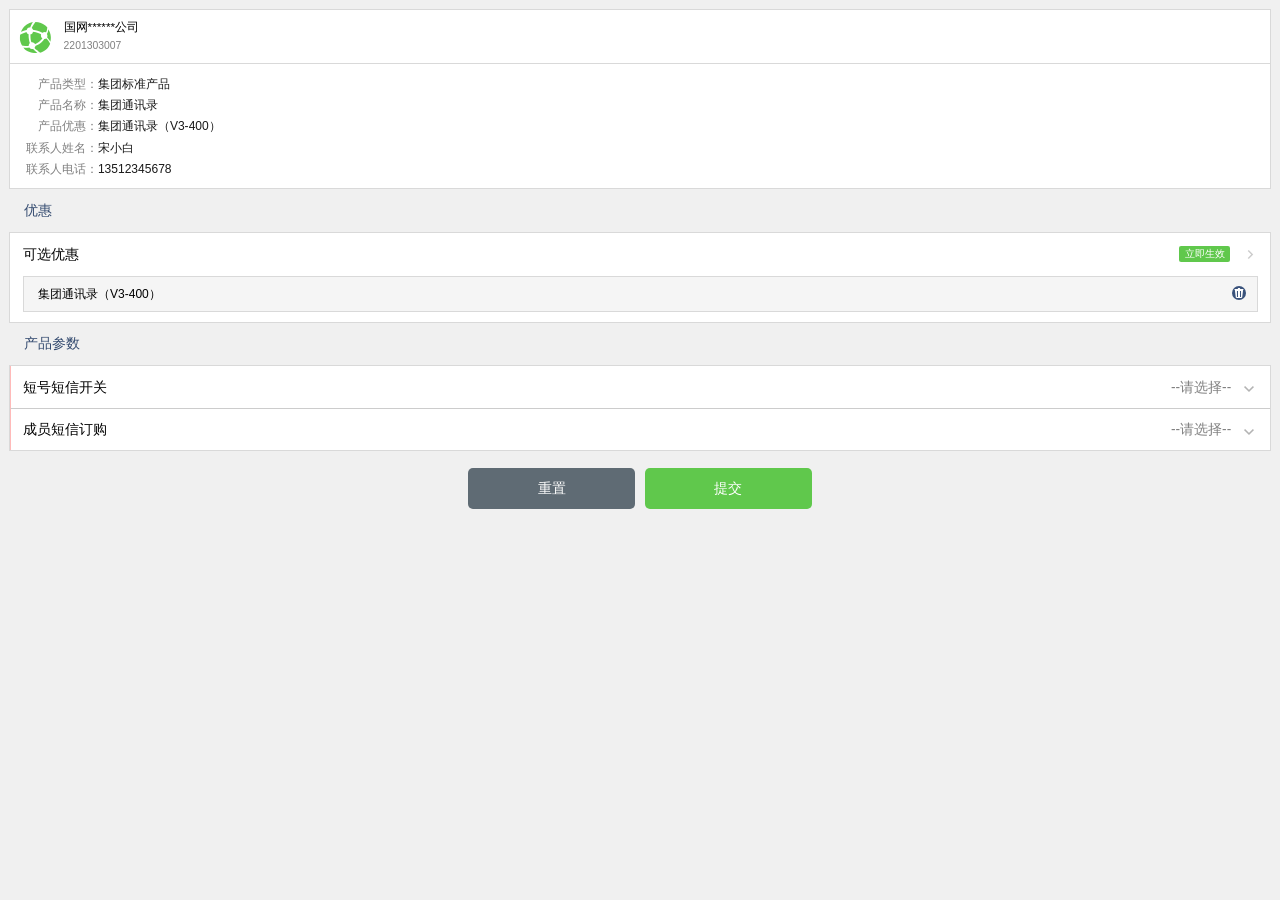
<file: page/FlingSubmit.html>
<!DOCTYPE HTML>
<html size="s">
<head>
<meta charset="utf-8" />
<meta name="viewport" content="width=device-width, initial-scale=1, minimum-scale=1, maximum-scale=1" />
<title>天津移动Mesop</title>
<link rel="stylesheet" href="../v5/css/playkit.css" rel="stylesheet" type="text/css" />
<script src="../v5/js/jcl-base.js"></script>
<script src="../v5/js/jcl.js"></script>
<script src="../v5/js/i18n/code.zh_CN.js"></script>
<script src="../v5/js/jcl-plugins.js"></script>
<script src="../v5/js/jcl-ui.js"></script>
<script src="../v5/js/ui/component/base/popup.js"></script>
<script src="../v5/js/ui/component/base/segment.js"></script>
<script src="../v5/js/ui/component/base/select.js"></script>
<script src="../v5/js/ui/component/slide/slide.js"></script>
<script src="../v5/js/ui/component/tabset/tabset.js"></script>
<script src="../res/local.js"></script>
</head>

<body>
<div class="c_header e_show-phone">
    <div class="back" ontap="closeNav();">集团甩单办理</div>
</div>
<div class="c_scroll c_scroll-float c_scroll-phone-header">
    <div class="l_padding">
        <div class="c_list c_list-s c_list-line c_list-border">
            <ul>
                <li>
                    <div class="pic pic-middle"><span class="e_ico-net e_ico-pic"></span></div>
                    <div class="main">
                        <div class="title">国网******公司</div>
                        <div class="content">2201303007</div>
                    </div>
                </li>
            </ul>
        </div>
        <div class="c_space-c"></div>
        <div class="c_param c_param-border c_param-label-5">
            <ul>
                <li>
                    <span class="label">产品类型：</span>
                    <span class="value">集团标准产品</span>
                </li>
                <li>
                    <span class="label">产品名称：</span>
                    <span class="value">集团通讯录</span>
                </li>
                <li>
                    <span class="label">产品优惠：</span>
                    <span class="value">集团通讯录（V3-400）</span>
                </li>
                <li>
                    <span class="label">联系人姓名：</span>
                    <span class="value">宋小白</span>
                </li>
                <li>
                    <span class="label">联系人电话：</span>
                    <span class="value">13512345678</span>
                </li>
            </ul>
        </div>
        <div class="c_title">
            <div class="text">优惠</div>
        </div>
        <div class="c_list c_list-line c_list-border">
            <ul>
                <li class="forProd">
                    <div class="content link" ontap="showPopup('popup','sale')">
                        <div class="main">可选优惠</div>
                        <div class="side" id="saleTag"><span class="e_tag e_tag-green e_size-xs">立即生效</span></div>
                        <div class="more"></div>
                    </div>
                    <div class="sub sub-noline" id="saleList">
                        <div class="main">
                            <!-- 表单 开始 -->
                            <div class="c_list c_list-gray c_list-line c_list-border">
                                <ul>
                                    <li>
                                        <div class="main">集团通讯录（V3-400）</div>
                                        <div ontap="hide(this.parentNode); if(this.parentNode.parentNode.offsetHeight == 0){ hide('saleList')}" class="fn"><span class="e_ico-delete"></span></div>
                                    </li>
                                </ul>
                            </div>
                        </div>
                    </div>
                </li>
            </ul>
        </div>
        <div class="c_title">
            <div class="text">产品参数</div>
        </div>
        <div class="c_list c_list-line c_list-border">
            <ul>
                <li class="required">
                    <div class="label">短号短信开关</div>
                    <div class="value" id="offerTypeWrapper">
                    </div>
                </li>
                <li class="required">
                    <div class="label">成员短信订购</div>
                    <div class="value" id="offerWrapper">
                    </div>
                </li>
            </ul>
        </div>
        <div class="c_space-2"></div>
        <div class="c_submit c_submit-center">
            <button type="button" class="e_button-r e_button-l e_button-navy">重置</button>
            <button type="button" class="e_button-r e_button-l e_button-green" ontap="$('#msg').css('display','')">提交</button>
        </div>
    </div>
</div>
<div class="c_popup" id="popup">
    <div class="c_popupBg" id="popup_bg"></div>
    <div class="c_popupBox">
        <div class="c_popupWrapper" id="popup_wrapper">
            <div class="c_popupGroup">
                <div class="c_popupItem" id="sale">
                    <div class="c_header">
                        <div class="back" ontap="hidePopup(this)">选择优惠</div>
                        <div class="fn" style="padding-right:1em">
                            <ul>
                                <li><input type="checkbox" checked id="chkbox"/> <span>立即生效</span></li>
                            </ul>
                        </div>
                    </div>
                    <div class="c_scroll c_scroll-float c_scroll-submit c_scroll-header">
                        <div class="c_list c_list-line">
                            <ul>
                                <li>
                                    <div class="main">
                                        <div class="title">集团通讯录（出入境检疫局）</div>
                                        <div class="content content-auto">2元月号码，含 VPMN网内本地通话6000分钟</div>
                                    </div>
                                    <div class="fn">
                                        <input type="checkbox" />
                                    </div>
                                </li>
                                <li>
                                    <div class="main">
                                        <div class="title">集团通讯录（V3-400）</div>
                                        <div class="content content-auto">3元每月每号码，包含400分钟本地网内通话</div>
                                    </div>
                                    <div class="fn">
                                        <input type="checkbox" checked />
                                    </div>
                                </li>
                                <li>
                                    <div class="main">
                                        <div class="title">集团通讯录（V特13）</div>
                                        <div class="content content-auto">3元每月每号码，含VPMN网内本地通话500分钟</div>
                                    </div>
                                    <div class="fn">
                                        <input type="checkbox" />
                                    </div>
                                </li>
                                <li>
                                    <div class="main">
                                        <div class="title">集团通讯录（V特12）</div>
                                        <div class="content content-auto">拨打网外号码组本地通话0.06元每分钟，接听网外号码组本地被叫按号码使用套餐资费执行</div>
                                    </div>
                                    <div class="fn">
                                        <input type="checkbox" />
                                    </div>
                                </li>
                                <li>
                                    <div class="main">
                                        <div class="title">集团通讯录（V特24）</div>
                                        <div class="content content-auto">0元2500分钟</div>
                                    </div>
                                    <div class="fn">
                                        <input type="checkbox" />
                                    </div>
                                </li>
                                <li>
                                    <div class="main">
                                        <div class="title">V网1000分钟</div>
                                        <div class="content content-auto">0元2500分钟网内通话</div>
                                    </div>
                                    <div class="fn">
                                        <input type="checkbox" />
                                    </div>
                                </li>
                            </ul>
                        </div>
                    </div>
                    <div class="l_bottom">
                        <div class="c_submit c_submit-full">
                            <button type="button" class="e_button-l e_button-navy" ontap="hidePopup(this);">取消</button>
                            <button type="button" class="e_button-l e_button-blue" ontap="hidePopup(this); show('saleList'); showSaleListLi();">确定</button>
                            <script>
                            function showSaleListLi() {
                                var saleList = get("saleList").children[0].children[0].children[0];
                                for (var i = 0; i < saleList.children.length; i++) {
                                    saleList.children[i].style.display = "";
                                }
                                if ($('#chkbox').attr('checked')){
                                    $('#saleTag').removeClass('e_hide');
                                }else{
                                    $('#saleTag').addClass('e_hide');
                                }
                            }
                            </script>
                        </div>
                    </div>
                </div>
            </div>
        </div>
    </div>
</div>

<div class="l_float l_float-header" id="msg" style="z-index: 9999;display:none">
    <!-- 信息提示 开始 -->
    <div class="c_msg c_msg-success c_msg-full">
        <div class="wrapper">
            <div class="emote"></div>
            <div class="info">
                <div class="text">
                    <div class="title e_green">甩单办理成功</div>
                    <div class="detail" style="max-height:20em;">
                        <!-- 参数 开始 -->
                        <div class="c_param c_param-label-5">
                            <ul>
                                <li>
                                    <span class="label">集团名称：</span>
                                    <span class="value">国网******公司</span>
                                </li>
                                <li>
                                    <span class="label">产品名称：</span>
                                    <span class="value">集团通讯录</span>
                                </li>
                            </ul>
                        </div>
                        <!-- 参数 结束 -->
                    </div>
                </div>
                <div class="fn">
                    <button class="e_button-r e_button-l e_button-navy" type="button" ontap="backPopup('popup','discPopup');hide('msg');hidePopup('popup')"><span class="e_ico-ok"></span><span>继续办理</span></button>
                    <button class="e_button-r e_button-l e_button-blue" type="button" ontap="closeNav();"><span class="e_ico-home"></span><span>返回首页</span></button>
                </div>
            </div>
        </div>
    </div>
    <!-- 信息提示 结束 -->
</div>
<script>
Wade.setRatio();
window["popup"] = new Wade.Popup("popup");
$.Select.append(
    "offerTypeWrapper",
    {
        id: "prdType",
        name: "prdType",
        value: ""
    },
    [{
        TEXT: "关",
        VALUE: "1"
    },{
        TEXT: "开",
        VALUE: "1"
    }]
);
$.Select.append(
    "offerWrapper",
    {
        id: "prdCode",
        name: "prdCode",
        value: ""
    },
    [{
        TEXT: "不支持",
        VALUE: "4"
    }, {
        TEXT: "支持",
        VALUE: "5"
    }]
);
</script>
</body>

</html>
</file>
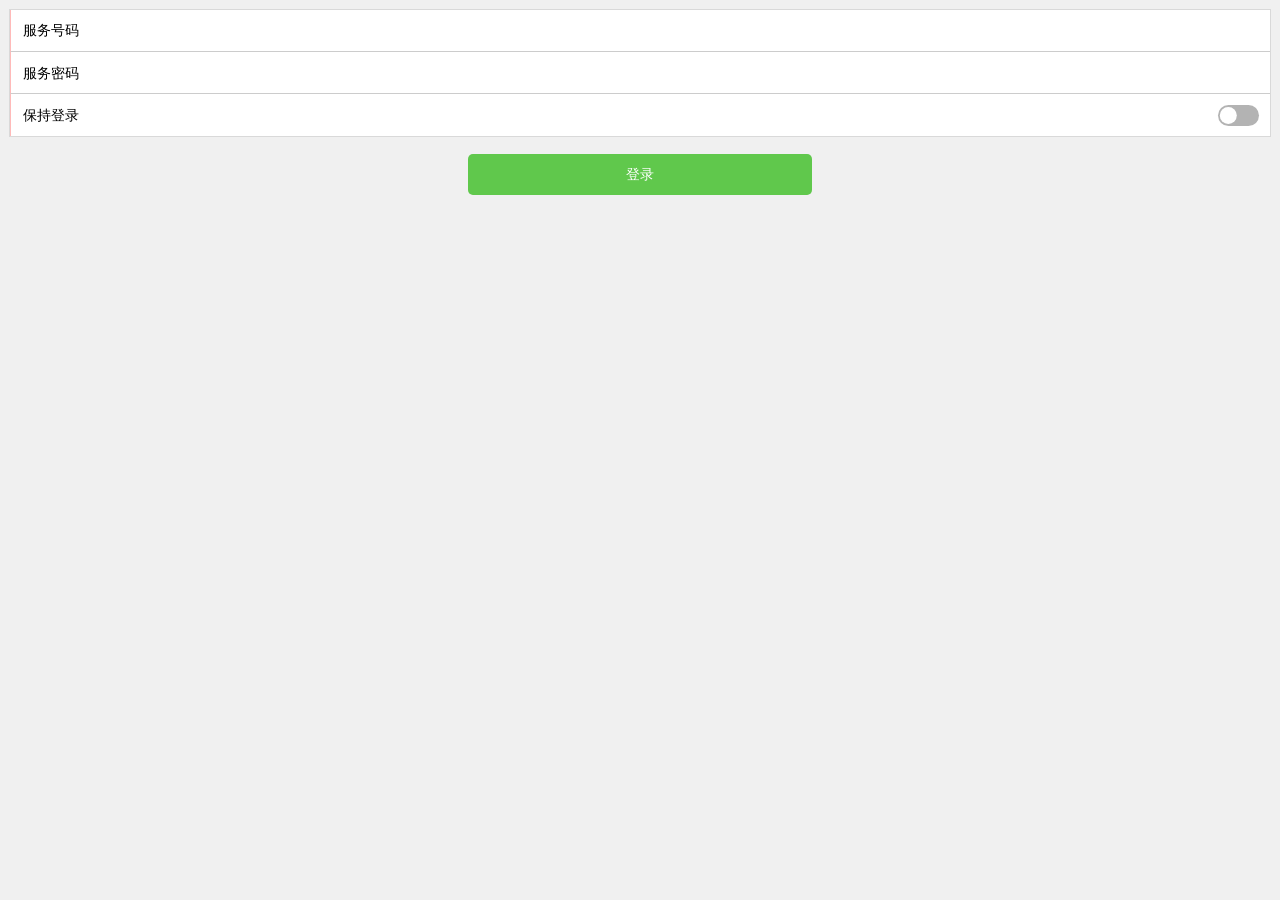
<file: page/prdChange.html>
<!DOCTYPE HTML>
<html size="s">

<head>
    <meta charset="utf-8" />
    <meta name="viewport" content="width=device-width, initial-scale=1, minimum-scale=1, maximum-scale=1" />
    <title>天津移动Mesop</title>
    <link rel="stylesheet" href="../v5/css/playkit.css" rel="stylesheet" type="text/css" />
    <script src="../v5/js/jcl-base.js"></script>
    <script src="../v5/js/jcl.js"></script>
    <script src="../v5/js/i18n/code.zh_CN.js"></script>
    <script src="../v5/js/jcl-plugins.js"></script>
    <script src="../v5/js/jcl-ui.js"></script>
    <script src="../v5/js/ui/component/base/popup.js"></script>
    <script src="../v5/js/ui/component/base/switch.js"></script>
    <script src="../v5/js/ui/component/base/select.js"></script>
    <script src="../v5/js/ui/component/slide/slide.js"></script>
    <script src="../v5/js/ui/component/tabset/tabset.js"></script>
    <script src="../res/local.js"></script>
</head>

<body>
<div class="c_header e_show-phone">
    <div class="back" ontap="closeNav();">产品变更</div>
    <div class="fn logged" style="display:none">
        <button class="e_button-blue" ontap="$('.logged').css('display','none');show('login')">
            <span class="e_ico-exit"></span> 注销
        </button>
    </div>
</div>
<div class="c_scroll c_scroll-float c_scroll-phone-header" id="login">
    <div class="l_padding">
        <div class="c_list c_list-line c_list-border">
            <ul>
                <li class="required">
                    <div class="label">服务号码</div>
                    <div class="value">
                        <input type="text" />
                    </div>
                </li>
                <li class="required">
                    <div class="label">服务密码</div>
                    <div class="value">
                        <input type="text" />
                    </div>
                </li>
                <li class="required">
                    <div class="label">保持登录</div>
                    <div class="value">
                        <div class="e_switch">
                            <div class="e_switchOn"></div>
                            <div class="e_switchOff"></div>
                            <input type="hidden" id="mySwitch" />
                        </div>
                    </div>
                </li>
            </ul>
        </div>
        <div class="c_space-2"></div>
        <div class="c_submit c_submit-center">
            <button type="button" class="e_button-r e_button-l e_button-green" ontap="hide('login');$('.logged').css('display','');prodTab.adjust()">登录</button>
        </div>
    </div>
</div>
<div class="c_scroll c_scroll-float c_scroll-submit c_scroll-phone-header logged" style="display:none">
    <div class="c_list c_list-s c_list-green">
        <ul>
            <li>
                <div class="pic pic-middle"><span class="e_ico-user e_ico-pic e_ico-pic-s"></span></div>
                <div class="main">
                    <div class="title">辛 * 护</div>
                    <div class="content"></div>
                </div>
                <div class="side">
                    135****2048
                </div>
            </li>
        </ul>
    </div>
    <div class="c_tab c_tab-avg c_tab-full c_tab-sub" id="prodTab" style="top:0.5rem;bottom:0.5rem">
        <div class="tab">
            <div class="list">
                <ul></ul>
            </div>
        </div>
        <div class="page">
            <div class="content e_hide-x" title="全球通">
                <div class="c_list c_list-line">
                    <ul>
                        <li>
                            <div class="group link" ontap="showPopup('popup','discPopup')">
                                <div class="main">
                                    <div class="title">[220120605]全球通无限尊享套餐288档</div>
                                </div>
                                <div class="more"></div>
                            </div>
                        </li>
                        <li>
                            <div class="group link" ontap="showPopup('popup','discPopup')">
                                <div class="main">
                                    <div class="title">[220120606]全球通无限尊享套餐388档</div>
                                </div>
                                <div class="more"></div>
                            </div>
                        </li>
                        <li>
                            <div class="group link" ontap="showPopup('popup','discPopup')">
                                <div class="main">
                                    <div class="title">[220120607]全球通无限尊享套餐588档</div>
                                </div>
                                <div class="more"></div>
                            </div>
                        </li>
                        <li>
                            <div class="group link" ontap="showPopup('popup','discPopup')">
                                <div class="main">
                                    <div class="title">[220120607]移动王卡套餐28元档</div>
                                </div>
                                <div class="more"></div>
                            </div>
                        </li>
                        <li>
                            <div class="group link" ontap="showPopup('popup','discPopup')">
                                <div class="main">
                                    <div class="title">[220120607]4G飞享套餐（2018升级版）38元档</div>
                                </div>
                                <div class="more"></div>
                            </div>
                        </li>
                        <li>
                            <div class="group link" ontap="showPopup('popup','discPopup')">
                                <div class="main">
                                    <div class="title">[220120607]4G飞享套餐（2018升级版）58元档</div>
                                </div>
                                <div class="more"></div>
                            </div>
                        </li>
                        <li>
                            <div class="group link" ontap="showPopup('popup','discPopup')">
                                <div class="main">
                                    <div class="title">[220120607]4G飞享套餐（2018升级版）88元档</div>
                                </div>
                                <div class="more"></div>
                            </div>
                        </li>
                        <li>
                            <div class="group link" ontap="showPopup('popup','discPopup')">
                                <div class="main">
                                    <div class="title">[220120607]4G飞享套餐（2018升级版）128元档</div>
                                </div>
                                <div class="more"></div>
                            </div>
                        </li>
                        <li>
                            <div class="group link" ontap="showPopup('popup','discPopup')">
                                <div class="main">
                                    <div class="title">[220120607]4G飞享套餐（2018升级版）168元档</div>
                                </div>
                                <div class="more"></div>
                            </div>
                        </li>
                    </ul>
                </div>
                <!-- 列表 结束 -->
            </div>
            <div class="content e_hide-x" title="神州行">
                <div class="c_list c_list-line">
                    <ul>
                        <li>
                            <div class="group link" ontap="showPopup('popup','discPopup')">
                                <div class="main">
                                    <div class="title">[220120605]神州行套餐288档</div>
                                </div>
                                <div class="more"></div>
                            </div>
                        </li>
                        <li>
                            <div class="group link" ontap="showPopup('popup','discPopup')">
                                <div class="main">
                                    <div class="title">[220120606]神州行套餐388档</div>
                                </div>
                                <div class="more"></div>
                            </div>
                        </li>
                        <li>
                            <div class="group link" ontap="showPopup('popup','discPopup')">
                                <div class="main">
                                    <div class="title">[220120607]神州行套餐588档</div>
                                </div>
                                <div class="more"></div>
                            </div>
                        </li>
                    </ul>
                </div>
                <!-- 列表 结束 -->
            </div>
            <div class="content e_hide-x" title="动感地带">
                <div class="c_list c_list-line">
                    <ul>
                    </ul>
                </div>
                <!-- 列表 结束 -->
            </div>
        </div>
    </div>
    <div class="l_bottom">
        <div class="c_list c_list-line c_list-border">
            <ul>
                <li>
                    <div class="value">
                        <span class="e_mix">
                        <input type="text" />
                        <button class="e_button-green">搜索</button>
                    </span>
                    </div>
                </li>
            </ul>
        </div>
    </div>
</div>
<div class="c_popup" id="popup">
    <div class="c_popupBg" id="popup_bg"></div>
    <div class="c_popupBox">
        <div class="c_popupWrapper" id="popup_wrapper">
            <div class="c_popupGroup">
                <div class="c_popupItem" id="discPopup">
                    <div class="c_header">
                        <div class="back" ontap="hidePopup(this)">选择产品优惠</div>
                    </div>
                    <div class="c_scroll c_scroll-float c_scroll-submit c_scroll-header">
                        <div class="c_list c_list-line">
                            <ul>
                                <li id="selectSale">
                                    <div class="main">
                                        <div class="title">[13443]假日流量套餐</div>
                                    </div>
                                    <div class="fn">
                                        <input type="checkbox" />
                                    </div>
                                </li>
                                <li>
                                    <div class="main">
                                        <div class="title">[342134]不限量叠加包0元档</div>
                                    </div>
                                    <div class="fn">
                                        <input type="checkbox" />
                                    </div>
                                </li>
                                <li>
                                    <div class="main">
                                        <div class="title">[123450]不限量叠加包10元档</div>
                                    </div>
                                    <div class="fn">
                                        <input type="checkbox" />
                                    </div>
                                </li>
                                <li>
                                    <div class="main">
                                        <div class="title">[123451]不限量叠加包20元档</div>
                                    </div>
                                    <div class="fn">
                                        <input type="checkbox" />
                                    </div>
                                </li>
                                <li>
                                    <div class="main">
                                        <div class="title">[123452]不限量叠加包50元档</div>
                                    </div>
                                    <div class="fn">
                                        <input type="checkbox" />
                                    </div>
                                </li>
                                <li>
                                    <div class="main">
                                        <div class="title">[123453]不限量优惠包升速优惠1G档</div>
                                    </div>
                                    <div class="fn">
                                        <input type="checkbox" />
                                    </div>
                                </li>
                                <li>
                                    <div class="main">
                                        <div class="title">[13454]不限量优惠包升速优惠2G档</div>
                                    </div>
                                    <div class="fn">
                                        <input type="checkbox" />
                                    </div>
                                </li>
                                <li>
                                    <div class="main">
                                        <div class="title">[123455]咪咕视频定向流量5G</div>
                                    </div>
                                    <div class="fn">
                                        <input type="checkbox" />
                                    </div>
                                </li>
                                <li>
                                    <div class="main">
                                        <div class="title">[123456]咪咕视频定向流量10G</div>
                                    </div>
                                    <div class="fn">
                                        <input type="checkbox" />
                                    </div>
                                </li>
                                <li>
                                    <div class="main">
                                        <div class="title">[123457]咪咕视频定向流量20G</div>
                                    </div>
                                    <div class="fn">
                                        <input type="checkbox" />
                                    </div>
                                </li>
                                <li>
                                    <div class="main">
                                        <div class="title">[123458]0元10G国内通用流量</div>
                                    </div>
                                    <div class="fn">
                                        <input type="checkbox" />
                                    </div>
                                </li>
                                <li>
                                    <div class="main">
                                        <div class="title">[123459]天津公安局短信包</div>
                                    </div>
                                    <div class="fn">
                                        <input type="checkbox" />
                                    </div>
                                </li>
                            </ul>
                        </div>
                    </div>
                    <div class="l_bottom">
                        <div class="c_submit c_submit-full">
                            <button type="button" class="e_button-l e_button-navy" ontap="hidePopup(this);">取消</button>
                            <button type="button" class="e_button-l e_button-blue" ontap="forwardPopup('popup','submitPopup')">确定</button>
                        </div>
                    </div>
                </div>
            </div>
            <div class="c_popupGroup">
                <div class="c_popupItem" id="submitPopup">
                    <div class="c_header">
                        <div class="back" ontap="backPopup('popup','discPopup');">变更确认</div>
                    </div>
                    <div class="c_scroll c_scroll-float c_scroll-header">
                        <div class="l_padding">
                            <div class="c_list c_list-line c_list-border">
                                <ul>
                                    <li class="required">
                                        <div class="label">变更套餐</div>
                                        <div class="value">
                                            <input type="text" value="全球通无限尊享套餐288档" readonly />
                                        </div>
                                    </li>
                                    <li class="required">
                                        <div class="label">生效方式</div>
                                        <div class="value" id="typeLi"></div>
                                    </li>
                                    <li class="required">
                                        <div class="label">验证码</div>
                                        <div class="value">
                                            <span class="e_mix">
                                                <input type="text">
                                                <button type="button"><span class="e_ico-import"></span><span>获取</span></button>
                                            </span>
                                        </div>
                                    </li>
                                </ul>
                            </div>
                            <div class="c_space-2"></div>
                            <div class="c_submit c_submit-center">
                                <button type="button" class="e_button-r e_button-l e_button-navy" ontap="backPopup('popup','discPopup');">取消</button>
                                <button type="button" class="e_button-r e_button-l e_button-blue" ontap="show('msg')">确定</button>
                            </div>
                        </div>
                    </div>
                </div>
            </div>
        </div>
    </div>
</div>
<div class="l_float l_float-header" id="msg" style="z-index: 9999;display:none">
        <!-- 信息提示 开始 -->
        <div class="c_msg c_msg-success c_msg-full">
            <div class="wrapper">
                <div class="emote"></div>
                <div class="info">
                    <div class="text">
                        <div class="title e_green">恭喜！产品变更成功</div>
                        <div class="detail" style="max-height:20em;">
                            <!-- 参数 开始 -->
                            <div class="c_param c_param-label-5">
                                <ul>
                                    <li>
                                        <span class="label">客户号码：</span>
                                        <span class="value">13510242048</span>
                                    </li>
                                    <li>
                                        <span class="label">变更产品：</span>
                                        <span class="value">全球通无限尊享套餐288档</span>
                                    </li>
                                </ul>
                            </div>
                            <!-- 参数 结束 -->
                        </div>
                    </div>
                    <div class="fn">
                        <button class="e_button-r e_button-l e_button-navy" type="button" ontap="backPopup('popup','discPopup');hide('msg');hidePopup('popup')"><span class="e_ico-ok"></span><span>继续办理</span></button>
                        <button class="e_button-r e_button-l e_button-blue" type="button" ontap="closeNav();"><span class="e_ico-home"></span><span>返回首页</span></button>
                    </div>
                </div>
            </div>
        </div>
        <!-- 信息提示 结束 -->
    </div>
<script>
Wade.setRatio();
window["mySwitch"] = new Wade.Switch("mySwitch", {
    switchOn: false,
    onValue: "on",
    offValue: "off"
});
window["popup"] = new Wade.Popup("popup");
window["prodTab"] = new Wade.Tabset("prodTab");
$.Select.append(
    "typeLi",
    {
        id: "typeCode",
        name: "typeCode",
        value: "1"
    },
    [{
        TEXT: "立即生效",
        VALUE: "1"
    },{
        TEXT: "下月生效",
        VALUE: "2"
    }]
);
</script>
</body>

</html>
</file>
<file: v5/css/playkit.css>
.x_bs{-webkit-box-sizing:border-box;box-sizing:border-box}.x_round{border-radius:52%}.x_size{width:100%;height:100%}.x_full{position:absolute;top:0;bottom:0;left:0;right:0}.x_to{white-space:nowrap;text-overflow:ellipsis;overflow:hidden}.x_clear:after{content:"";display:block;height:0;clear:both;visibility:hidden;width:100%}*{margin:0;padding:0;list-style:none;outline:0 none;font-style:normal;-webkit-focus-ring-color:rgba(0,0,0,0);-webkit-tap-highlight-color:rgba(0,0,0,0);color:inherit;font-family:inherit}html{height:100%;font-size:100px;overflow:hidden;width:100%;border:0 none;font-family:"microsoft yahei",helvetica,simsun}body{background:#f0f0f0;height:100%;position:relative;overflow:hidden;z-index:0;font-size:.14em;color:#000;line-height:1;width:100%;border:0 none;text-align:left}a{text-decoration:none}iframe{background:#f0f0f0;border:0 none;height:100%;width:100%;vertical-align:top;display:block}img{border:0 none;vertical-align:top;max-width:100%}label{cursor:default!important}.e_size-xs{font-size:71%!important}.e_size-s{font-size:86%!important}.e_size-m{font-size:100%!important}.e_size-l{font-size:114%!important}.e_size-xl{font-size:143%!important}.e_size-xxl{font-size:200%!important}.e_size-xxxl{font-size:257%!important}.e_size-xxxxl{font-size:400%!important}.s_phone .e_size-phone-xs{font-size:86%!important}.s_phone .e_size-phone-s{font-size:86%!important}.s_phone .e_size-phone-m{font-size:100%!important}.s_phone .e_size-phone-l{font-size:114%!important}.s_phone .e_size-phone-xl{font-size:143%!important}.s_phone .e_size-phone-xxl{font-size:200%!important}.s_phone .e_size-phone-xxxl{font-size:257%!important}.e_right,.e_right input,.e_right td,input.e_right{text-align:right!important}.e_center,.e_center input,.e_center td,input.e_center{text-align:center!important}.e_left,.e_left input,.e_left td,input.e_left{text-align:left!important}.s_phone .e_right-phone,.s_phone .e_right-phone input,.s_phone .e_right-phone td{text-align:right!important}.s_phone .e_center-phone,.s_phone .e_center-phone input,.s_phone .e_center-phone td{text-align:center!important}.s_phone .e_left-phone,.s_phone .e_left-phone input,.s_phone .e_left-phone td{text-align:left!important}html>body .e_red{color:#ff7473!important}html>body .e_blue{color:#39527b!important}html>body .e_green{color:#60c84c!important}html>body .e_orange{color:#ffc952!important}html>body .e_yellow{color:#ccc!important}html>body .e_navy{color:#4d5b65!important}html>body .e_navy-lighter{color:#828c93!important}html>body .e_gray{color:#ccc!important}html>body .e_gray-light{color:#e6e6e6!important}html>body .e_black{color:#333!important}html>body .e_black-light{color:#666!important}html>body .e_white{color:#fff!important}.e_red *{color:#ff7473!important}.e_blue *{color:#39527b!important}.e_green *{color:#60c84c!important}.e_orange *{color:#ffc952!important}.e_navy *{color:#4d5b65!important}.e_yellow *{color:#ccc!important}.e_navy-lighter *{color:#828c93!important}.e_gray *{color:#ccc!important}.e_gray-light *{color:#e6e6e6!important}.e_black *{color:#333!important}.e_black-light *{color:#666!important}.e_white *{color:#fff!important}.e_dis{opacity:.4;cursor:not-allowed!important;pointer-events:none;filter:alpha(opacity=40)}.e_dis *{cursor:not-allowed!important}.e_ellipsis{display:inline-block;width:100%;text-overflow:ellipsis;overflow:hidden;white-space:nowrap}a{color:#39527b}.e_sup{vertical-align:super;font-size:86%}.e_delete{text-decoration:line-through;color:#b3b3b3}.e_explain{border-bottom:1px dotted #b3b3b3;cursor:help}.s_pc a:hover{color:#ffc952}.s_pad a.active,.s_phone a.active{color:#ffc952}.e_strong{font-weight:700}.s_phone .e_strong-phone{font-weight:700}.e_hide{display:none!important}.e_hide-x .e_x{display:none!important}.s_pc .e_hide-hoverX .e_x{display:none!important}.s_pc .e_hide-hoverX:hover .e_x{display:block!important}.s_pad .e_show-phone,.s_pc .e_show-phone{display:none!important}.s_phone .e_hide-phone{display:none!important}.s_phone .e_hide-phone-x .e_x{display:none!important}.s_pad .e_hide-pad{display:none!important}.c_print .e_hide-print{display:none!important}@media print{.e_hide-print{display:none!important}}.e_space{width:.5em;display:inline-block;height:.5em}.e_space-2{width:.5em;display:inline-block;height:.5em;width:1em}.e_space-3{width:.5em;display:inline-block;height:.5em;width:1.5em}.e_space-4{width:.5em;display:inline-block;height:.5em;width:2em}.e_space-c{width:1px;margin-right:-2px}@font-face{font-family:ico;src:url(../img-ie8/ico.eot);src:url(../img-ie8/ico.eot?#iefix) format("eot"),url(../img/ico.ttf) format("truetype")}[class*=e_ico]{display:inline-block;font-family:ico,"microsoft yahei";vertical-align:top;width:1em;height:1em;text-align:center}.e_ico-activity:after{content:"\e002"}.e_ico-add:after{content:"\e003"}.e_ico-addFavo:after{content:"\e004"}.e_ico-alarm:after{content:"\e005"}.e_ico-ambulance:after{content:"\e006"}.e_ico-asc:after{content:"\e007"}.e_ico-asir:after{content:"\e008"}.e_ico-back:after{content:"\e009"}.e_ico-backspace:after{content:"\e00a"}.e_ico-backward:after{content:"\e00b"}.e_ico-bill:after{content:"\e00c"}.e_ico-bottom:after{content:"\e00d"}.e_ico-brokenline:after{content:"\e00e"}.e_ico-browse:after{content:"\e00f"}.e_ico-call:after{content:"\e010"}.e_ico-callCenter:after{content:"\e011"}.e_ico-callreminder:after{content:"\e012"}.e_ico-camera:after{content:"\e013"}.e_ico-cancel:after{content:"\e014"}.e_ico-cart:after{content:"\e015"}.e_ico-center:after{content:"\e016"}.e_ico-change:after{content:"\e017"}.e_ico-chart:after{content:"\e018"}.e_ico-check:after{content:"\e019"}.e_ico-circular:after{content:"\e01a"}.e_ico-close:after{content:"\e01b"}.e_ico-cmlogo:after{content:"\e01c"}.e_ico-cmlogo2:after{content:"\e01d"}.e_ico-config:after{content:"\e01e"}.e_ico-copy:after{content:"\e01f"}.e_ico-corner:after{content:"\e020"}.e_ico-customerManager:after{content:"\e021"}.e_ico-date:after{content:"\e022"}.e_ico-delete:after{content:"\e023"}.e_ico-desc:after{content:"\e024"}.e_ico-diamond:after{content:"\e025"}.e_ico-download:after{content:"\e026"}.e_ico-edit:after{content:"\e027"}.e_ico-electricity:after{content:"\e028"}.e_ico-enter:after{content:"\e029"}.e_ico-error:after{content:"\e02a"}.e_ico-excel:after{content:"\e02b"}.e_ico-exit:after{content:"\e02c"}.e_ico-export:after{content:"\e02d"}.e_ico-family:after{content:"\e02e"}.e_ico-familyand:after{content:"\e02f"}.e_ico-familyTrade:after{content:"\e030"}.e_ico-fare:after{content:"\e031"}.e_ico-favo:after{content:"\e032"}.e_ico-female:after{content:"\e033"}.e_ico-file:after{content:"\e034"}.e_ico-first:after{content:"\e035"}.e_ico-flow:after{content:"\e036"}.e_ico-fold:after{content:"\e037"}.e_ico-forward:after{content:"\e038"}.e_ico-grid:after{content:"\e039"}.e_ico-group:after{content:"\e03a"}.e_ico-groupmember:after{content:"\e03b"}.e_ico-groupMemberPorduct:after{content:"\e03c"}.e_ico-groupProduct:after{content:"\e03d"}.e_ico-guide:after{content:"\e03e"}.e_ico-halfhook:after{content:"\e03f"}.e_ico-help:after{content:"\e040"}.e_ico-hide:after{content:"\e041"}.e_ico-home:after{content:"\e042"}.e_ico-img:after{content:"\e043"}.e_ico-import:after{content:"\e044"}.e_ico-itc:after{content:"\e045"}.e_ico-last:after{content:"\e046"}.e_ico-left:after{content:"\e047"}.e_ico-like:after{content:"\e048"}.e_ico-liked:after{content:"\e049"}.e_ico-lineto:after{content:"\e04a"}.e_ico-link:after{content:"\e04b"}.e_ico-lock:after{content:"\e04c"}.e_ico-longdis:after{content:"\e04d"}.e_ico-male:after{content:"\e04e"}.e_ico-menu:after{content:"\e04f"}.e_ico-merge:after{content:"\e050"}.e_ico-mms:after{content:"\e051"}.e_ico-money:after{content:"\e052"}.e_ico-more:after{content:"\e053"}.e_ico-msg:after{content:"\e054"}.e_ico-musicring:after{content:"\e055"}.e_ico-net-4g:after{content:"\e056"}.e_ico-net:after{content:"\e057"}.e_ico-nettraffic:after{content:"\e058"}.e_ico-newspaper:after{content:"\e059"}.e_ico-next:after{content:"\e05a"}.e_ico-notice:after{content:"\e05b"}.e_ico-ok:after{content:"\e05c"}.e_ico-package:after{content:"\e05d"}.e_ico-package2:after{content:"\e05e"}.e_ico-package3:after{content:"\e05f"}.e_ico-pause:after{content:"\e060"}.e_ico-phone:after{content:"\e061"}.e_ico-play:after{content:"\e062"}.e_ico-position:after{content:"\e063"}.e_ico-ppt:after{content:"\e064"}.e_ico-print:after{content:"\e065"}.e_ico-pwd:after{content:"\e066"}.e_ico-qq:after{content:"\e067"}.e_ico-rar:after{content:"\e068"}.e_ico-reduce:after{content:"\e069"}.e_ico-refresh:after{content:"\e06a"}.e_ico-reset:after{content:"\e06b"}.e_ico-rhombus:after{content:"\e06c"}.e_ico-right:after{content:"\e06d"}.e_ico-scan:after{content:"\e06e"}.e_ico-search:after{content:"\e06f"}.e_ico-secretary:after{content:"\e070"}.e_ico-select:after{content:"\e071"}.e_ico-send:after{content:"\e072"}.e_ico-share:after{content:"\e073"}.e_ico-shot:after{content:"\e074"}.e_ico-show:after{content:"\e075"}.e_ico-speak:after{content:"\e076"}.e_ico-star:after{content:"\e077"}.e_ico-table:after{content:"\e078"}.e_ico-talk:after{content:"\e079"}.e_ico-target:after{content:"\e07a"}.e_ico-task:after{content:"\e07b"}.e_ico-telephone:after{content:"\e07c"}.e_ico-tool:after{content:"\e07d"}.e_ico-top:after{content:"\e07e"}.e_ico-tree:after{content:"\e07f"}.e_ico-tv:after{content:"\e080"}.e_ico-unfold:after{content:"\e081"}.e_ico-upload:after{content:"\e082"}.e_ico-user:after{content:"\e083"}.e_ico-video:after{content:"\e084"}.e_ico-view:after{content:"\e085"}.e_ico-voice:after{content:"\e086"}.e_ico-wechat:after{content:"\e087"}.e_ico-weibo:after{content:"\e088"}.e_ico-wifi:after{content:"\e089"}.e_ico-wiki:after{content:"\e08a"}.e_ico-word:after{content:"\e08b"}.e_ico-zoomin:after{content:"\e08c"}.e_ico-zoomout:after{content:"\e08d"}.e_ico-filter:after{content:"\e08e"}.e_ico-goldStar:after{content:"\e08f"}.e_ico-loading:after{content:"";display:inline-block;width:1em;height:1em;background:url(../img/loading.png) no-repeat;background-size:100% 100%;-webkit-animation:.8s loading steps(10) infinite;animation:.8s loading steps(10) infinite}@-webkit-keyframes loading{0%{-webkit-transform:rotate(0);transform:rotate(0)}100%{-webkit-transform:rotate(-360deg);transform:rotate(-360deg)}}@keyframes loading{0%{-webkit-transform:rotate(0);transform:rotate(0)}100%{-webkit-transform:rotate(-360deg);transform:rotate(-360deg)}}.e_ico-pic,.e_ico-pic-blue,.e_ico-pic-gray,.e_ico-pic-green,.e_ico-pic-navy,.e_ico-pic-orange,.e_ico-pic-red,.e_ico-pic-yellow{width:1.65em;height:1.65em;font-size:300%;color:#fff;text-align:center;line-height:1.65;display:inline-block}.e_ico-pic{color:#60c84c}.e_ico-pic-yellow{background:#ccc}.e_ico-pic-navy{background:#a6adb2}.e_ico-pic-gray{background:#ebebeb}.e_ico-pic-blue{background:#39527b}.e_ico-pic-red{background:#ff7473}.e_ico-pic-green{background:#60c84c}.e_ico-pic-orange{background:#ffc952}:not(.s_ie8) .e_ico-pic-xxxs{font-size:1em}:not(.s_ie8) .e_ico-pic-xxs{font-size:1.5em}:not(.s_ie8) .e_ico-pic-xs{font-size:2em}:not(.s_ie8) .e_ico-pic-s{font-size:2.5em}:not(.s_ie8) .e_ico-pic-m{font-size:3em}:not(.s_ie8) .e_ico-pic-l{font-size:3.5em}:not(.s_ie8) .e_ico-pic-xl{font-size:4em}:not(.s_ie8) .e_ico-pic-xxl{font-size:4.5em}:not(.s_ie8) .e_ico-pic-xxxl{font-size:5em}.e_ico-pic-r{border-radius:55%;font-size:200%;width:1.52em;height:1.52em;line-height:1.52}.e_ico-bg{background:#39527b}.e_ico-bg:after{color:#fff}.e_ico-bg-red{background:#ff7473}.e_ico-bg-red:after{color:#fff}.e_ico-bg-green{background:#60c84c}.e_ico-bg-green:after{color:#fff}.e_ico-bg-orange{background:#ffc952}.e_ico-bg-orange:after{color:#fff}.e_ico-bg-navy{background:#4d5b65}.e_ico-bg-navy:after{color:#fff}.e_ico-bg-white{background:#fff}.e_ico-bg-white:after{color:none}.e_pic-ico,.e_pic-ico-m{width:5.71em;padding:1.14em;-webkit-box-sizing:border-box;box-sizing:border-box}.e_pic-ico-s{width:4.29em;padding:.86em;-webkit-box-sizing:border-box;box-sizing:border-box}.e_pic-ico-l{width:7.14em;padding:1.43em;-webkit-box-sizing:border-box;box-sizing:border-box}.e_pic-ico-xl{width:11.43em;padding:2.29em;-webkit-box-sizing:border-box;box-sizing:border-box}.e_pic-ico-xxl{width:14.29em;padding:2.86em;-webkit-box-sizing:border-box;box-sizing:border-box}.e_pic-r{border-radius:52%;display:inline-block}.e_pic-border{border:1px solid #d9d9d9}.e_progress{overflow:hidden;display:-webkit-inline-box;display:-ms-inline-flexbox;display:inline-flex;width:36em;vertical-align:top;font-size:80%;line-height:2}.e_progress .e_progressBar{background:#b0e4a6;color:#fff;overflow:hidden;height:2em;-webkit-box-flex:1;-ms-flex:1;flex:1;display:block}.e_progress .e_progressBar>.e_progressProgress{float:left;background:#60c84c;height:2em;display:block;vertical-align:top;text-align:center;color:#fff;padding:0 .36em;-webkit-box-sizing:border-box;box-sizing:border-box}.e_progress .e_progressBar>.e_progressOverage{overflow:hidden;display:block;text-align:center}.e_progress .e_progressValue{font-size:125%;line-height:1.6;color:#666;margin-left:.6em}.e_progress-s{font-size:70%;line-height:1.4;width:41.1428571em}.e_progress-s .e_progressBar{height:1.4em}.e_progress-s .e_progressBar>.e_progressProgress{height:1.4em}.e_progress-s .e_progressBar>.e_progressOverage{height:1.4em}.e_progress-s .e_progressValue{line-height:1.1em}.e_progress-xs{line-height:.8em}.e_progress-xs .e_progressBar{height:.8em}.e_progress-xs .e_progressBar>.e_progressProgress{font-size:.6em}.e_progress-xs .e_progressValue{display:none}.e_progress-blue .e_progressBar{background:#9ca9bd}.e_progress-blue .e_progressBar>.e_progressProgress{background:#39527b}.e_progress-red .e_progressBar{background:#ffbab9}.e_progress-red .e_progressBar>.e_progressProgress{background:#ff7473}.e_progress-orange .e_progressBar{background:#ffe4a9}.e_progress-orange .e_progressBar>.e_progressProgress{background:#ffc952}.e_progress-value-s .e_progressValue{width:2em;overflow:hidden;text-align:right;display:block}.e_progress-value-m .e_progressValue{width:4em;overflow:hidden;text-align:right;display:block}.e_progress-value-l .e_progressValue{width:8em;overflow:hidden;text-align:right;display:block}.e_progress-r .e_progressBar{border-radius:2em}.e_progress-loading{position:fixed;top:0;left:0;z-index:99999;width:100%;-webkit-transition:opacity .3s ease-out;transition:opacity .3s ease-out}.e_progress-loading .e_progressBar{background:0 0;height:.3em}.e_progress-gd .e_progressBar{background:#e6e6e6}.e_progress-gd .e_progressBar>.e_progressProgress{background:-webkit-gradient(linear,left top,right top,from(#39527b),to(#60c84c));background:linear-gradient(to right,#39527b,#60c84c)}.e_progress-gd-green .e_progressBar{background:#e6e6e6}.e_progress-gd-green .e_progressBar>.e_progressProgress{background:-webkit-gradient(linear,left top,right top,from(#90d982),to(#60c84c));background:linear-gradient(to right,#90d982,#60c84c)}.e_progress-gd-red .e_progressBar{background:#e6e6e6}.e_progress-gd-red .e_progressBar>.e_progressProgress{background:-webkit-gradient(linear,left top,right top,from(#ff9e9d),to(#ff7473));background:linear-gradient(to right,#ff9e9d,#ff7473)}.e_progress-gd-blue .e_progressBar{background:#e6e6e6}.e_progress-gd-blue .e_progressBar>.e_progressProgress{background:-webkit-gradient(linear,left top,right top,from(#7486a3),to(#39527b));background:linear-gradient(to right,#7486a3,#39527b)}.e_progress-gd-orange .e_progressBar{background:#e6e6e6}.e_progress-gd-orange .e_progressBar>.e_progressProgress{background:-webkit-gradient(linear,left top,right top,from(#ffd986),to(#ffc952));background:linear-gradient(to right,#ffd986,#ffc952)}.e_progress-gd-redBlue .e_progressBar{background:#e6e6e6}.e_progress-gd-redBlue .e_progressBar>.e_progressProgress{background:-webkit-gradient(linear,left top,right top,from(#ff7473),to(#39527b));background:linear-gradient(to right,#ff7473,#39527b)}.e_progress-gd-greenBlue .e_progressBar{background:#e6e6e6}.e_progress-gd-greenBlue .e_progressBar>.e_progressProgress{background:-webkit-gradient(linear,left top,right top,from(#60c84c),to(#39527b));background:linear-gradient(to right,#60c84c,#39527b)}.e_progress-gd-blueRed .e_progressBar{background:#e6e6e6}.e_progress-gd-blueRed .e_progressBar>.e_progressProgress{background:-webkit-gradient(linear,left top,right top,from(#39527b),to(#ff7473));background:linear-gradient(to right,#39527b,#ff7473)}.e_progress-gd-orangeRed .e_progressBar{background:#e6e6e6}.e_progress-gd-orangeRed .e_progressBar>.e_progressProgress{background:-webkit-gradient(linear,left top,right top,from(#ffc952),to(#ff7473));background:linear-gradient(to right,#ffc952,#ff7473)}.e_progress-gd-redOrange .e_progressBar{background:#e6e6e6}.e_progress-gd-redOrange .e_progressBar>.e_progressProgress{background:-webkit-gradient(linear,left top,right top,from(#ff7473),to(#ffc952));background:linear-gradient(to right,#ff7473,#ffc952)}.e_label{display:inline-block;cursor:default;-webkit-box-sizing:border-box;box-sizing:border-box;background:#fafafa;vertical-align:middle;white-space:nowrap;height:2.86em;line-height:2.86em;padding:0 1em;border:1px solid #d9d9d9}.e_label [class^=e_ico]{margin-right:.29em;vertical-align:baseline}.e_label [class^=e_ico]:last-child{margin-left:.29em;margin-right:0}.e_label input[type=checkbox]{font-size:140%;vertical-align:middle;margin-right:.3em}.e_label span:only-child{margin:0!important}.e_label span.e_tag{margin-left:.43em!important}.e_label-green{background:#effaed;border-color:#60c84c;color:#60c84c}.e_label-red{background:#fff1f1;border-color:#ff7473;color:#ff7473}.e_label-blue{background:#ebeef2;border-color:#39527b;color:#39527b}.e_label-orange{background:#fffaee;border-color:#ffc952;color:#ffc952}.e_label-yellow{background:#fafafa;border-color:#ccc;color:#ccc}.e_label-r{border-radius:.36em}.e_label-left{border-top-left-radius:.36em;border-bottom-left-radius:.36em}.e_label-right{border-top-right-radius:.36em;border-bottom-right-radius:.36em}.e_label-l{font-size:114%;height:3em;line-height:3em}.e_label-s{font-size:86%;height:2.5em;line-height:2.5em}.e_label-ob{background:#949da3;border:0 none;color:#fff}.e_label-ob.e_label-green{background:#60c84c}.e_label-ob.e_label-red{background:#ff7473}.e_label-ob.e_label-blue{background:#39527b}.e_label-ob.e_label-orange{background:#ffc952}.e_label-ob.e_label-yellow{background:#ccc}.e_tag{display:inline-block;white-space:nowrap;line-height:1.71em;background:#666;color:#fff;padding:0 .57em;border-radius:.21em;overflow:hidden;vertical-align:middle}.e_tag [class*=e_ico]{margin-right:.5em;font-size:80%}.e_tagText{display:inline-block;margin-right:-.2em}.e_tagDelete{display:inline-block;margin-left:-.57em;left:.57em;width:1.71em;position:relative;text-align:center;color:#ccc;border-top-right-radius:.21em;border-bottom-right-radius:.21em;cursor:default}.e_tagDelete:after{font-family:ico;content:"\e01b";font-size:.71em;display:inline-block;vertical-align:top}.e_tag-blue{background:#39527b}.e_tag-blue .e_tagDelete{color:#c4cbd7}.e_tag-green{background:#60c84c}.e_tag-green .e_tagDelete{color:#cfefc9}.e_tag-red{background:#ff7473}.e_tag-red .e_tagDelete{color:#ffd5d5}.e_tag-orange{background:#ffc952}.e_tag-orange .e_tagDelete{color:#ffefcb}.e_tag-white{background:#fff;color:#333}.e_tag-r{border-radius:.71em;padding:0;min-width:1.43em;text-align:center!important;line-height:1.43em}.e_tag-r .e_tagText{float:none}.e_tag-s{font-size:86%}.e_tag-xs{font-size:71%}.e_tag-outline{background:rgba(255,255,255,.2);border:1px rgba(255,255,255,.2) solid;color:#fff}.e_tag-white.e_tag-outline{background:0 0;border:1px solid #fff;color:#fff}.e_tag-red.e_tag-outline{background:0 0;border:1px solid #ff7473;color:#ff7473}.e_tag-green.e_tag-outline{background:0 0;border:1px solid #60c84c;color:#60c84c}.e_tag-orange.e_tag-outline{background:0 0;border:1px solid #ffc952;color:#ffc952}.e_tag-blue.e_tag-outline{background:0 0;border:1px solid #39527b;color:#39527b}.e_tag-navy.e_tag-outline{background:0 0;border:1px solid #4d5b65;color:#4d5b65}.e_tag-dashed{background:rgba(255,255,255,.2);border:1px rgba(255,255,255,.2) dashed;color:#fff}.e_tag-white.e_tag-dashed{background:0 0;border:1px dashed #fff;color:#fff}.e_tag-red.e_tag-dashed{background:0 0;border:1px dashed #ff7473;color:#ff7473}.e_tag-green.e_tag-dashed{background:0 0;border:1px dashed #60c84c;color:#60c84c}.e_tag-orange.e_tag-dashed{background:0 0;border:1px dashed #ffc952;color:#ffc952}.e_tag-blue.e_tag-dashed{background:0 0;border:1px dashed #39527b;color:#39527b}.e_tag-navy.e_tag-dashed{background:0 0;border:1px dashed #4d5b65;color:#4d5b65}.s_pc .e_tag .e_tagDelete:hover{background:#999;color:#fff}.s_pc .e_tag-blue .e_tagDelete:hover{background:#7486a3;color:#fff}.s_pc .e_tag-green .e_tagDelete:hover{background:#90d982;color:#fff}.s_pc .e_tag-red .e_tagDelete:hover{background:#ff9e9d;color:#fff}.s_pc .e_tag-orange .e_tagDelete:hover{background:#ffd986;color:#fff}.s_pc .e_tag-white .e_tagDelete:hover{background:#f5f5f5;color:#333}.s_pad .e_tag .e_tagDelete.active,.s_phone .e_tag .e_tagDelete.active{background:rgba(255,255,255,.4);color:#fff}input[type=date],input[type=datetime-local],input[type=datetime],input[type=email],input[type=month],input[type=number],input[type=password],input[type=tel],input[type=text],input[type=time],input[type=url],input[type=week]{border:1px solid #d9d9d9;font-size:100%;background:#fafafa;height:2.86em;line-height:2em;width:16em;padding:.43em .7em;-webkit-box-sizing:border-box;box-sizing:border-box;position:relative;color:#666;-webkit-appearance:none;border-radius:0;min-width:0}input[type=date]:focus,input[type=datetime-local]:focus,input[type=datetime]:focus,input[type=email]:focus,input[type=month]:focus,input[type=number]:focus,input[type=password]:focus,input[type=tel]:focus,input[type=text]:focus,input[type=time]:focus,input[type=url]:focus,input[type=week]:focus{z-index:2;-webkit-box-shadow:inset 0 0 0 1px #ffc952;box-shadow:inset 0 0 0 1px #ffc952}input[type=date]::-ms-clear,input[type=datetime-local]::-ms-clear,input[type=datetime]::-ms-clear,input[type=email]::-ms-clear,input[type=month]::-ms-clear,input[type=number]::-ms-clear,input[type=password]::-ms-clear,input[type=tel]::-ms-clear,input[type=text]::-ms-clear,input[type=time]::-ms-clear,input[type=url]::-ms-clear,input[type=week]::-ms-clear{display:none}input[readonly]{-webkit-box-shadow:none!important;box-shadow:none!important;pointer-events:none;color:#999}input::-webkit-input-placeholder{color:#ccc}input:-ms-input-placeholder{color:#ccc}input:-webkit-autofill{-webkit-text-fill-color:#666!important;-webkit-transition:background-color 5000s ease-in-out 0s;transition:background-color 5000s ease-in-out 0s}input.e_input-r{border-radius:.36em}input.e_input-left{border-top-left-radius:.36em;border-bottom-left-radius:.36em}input.e_input-right{border-top-right-radius:.36em;border-bottom-right-radius:.36em}.e_input-l{font-size:114%;height:3em;padding:.5em .7em}.e_input-m{font-size:100%}.e_input-s{font-size:86%;height:2.5em;line-height:1.64em}input[type=date].e_input-s,input[type=datetime-local].e_input-s,input[type=datetime].e_input-s,input[type=email].e_input-s,input[type=month].e_input-s,input[type=number].e_input-s,input[type=passowrd].e_input-s,input[type=tel].e_input-s,input[type=text].e_input-s,input[type=time].e_input-s,input[type=url].e_input-s,input[type=week].e_input-s{font-size:86%;height:2.5em;line-height:1.64em}input[type=date].e_input-l,input[type=datetime-local].e_input-l,input[type=datetime].e_input-l,input[type=email].e_input-l,input[type=month].e_input-l,input[type=number].e_input-l,input[type=passowrd].e_input-l,input[type=tel].e_input-l,input[type=text].e_input-l,input[type=time].e_input-l,input[type=url].e_input-l,input[type=week].e_input-l{font-size:114%;height:3em;padding:.5em .7em}.e_button,button{display:inline-block;white-space:nowrap;cursor:pointer;color:#333;height:2.86em;line-height:2.86em;overflow:hidden;font-size:100%;padding:0 1em;-webkit-box-sizing:border-box;box-sizing:border-box;background:#fff;border:1px solid #d9d9d9;vertical-align:middle;position:relative}.e_button [class*=e_ico],button [class*=e_ico]{margin-right:.29em;display:inline}.e_button [class*=e_ico]:last-child,button [class*=e_ico]:last-child{margin-left:.29em;margin-right:0}.e_button span:only-child,button span:only-child{margin:0!important}.e_button .e_ico-fold:not(:first-child),.e_button .e_ico-next:not(:first-child),.e_button .e_ico-unfold:not(:first-child),button .e_ico-fold:not(:first-child),button .e_ico-next:not(:first-child),button .e_ico-unfold:not(:first-child){font-size:.71em;margin-left:1em;opacity:.5}.e_button-attach{width:1.8em;padding:0;border-left:1px solid #ebebeb}html:not(.s_ie8) .e_button-attach [class*=e_ico]{font-size:80%;opacity:.6}.e_button-l{font-size:114%;height:3em;line-height:3em}.e_button-m{font-size:100%;height:2.86em;line-height:2.86em}.e_button-s{font-size:86%;height:2.5em;line-height:2.5em}.e_button-r{border-radius:.36em}.e_button-left{border-top-left-radius:.36em;border-bottom-left-radius:.36em}.e_button-right{border-top-right-radius:.36em;border-bottom-right-radius:.36em}.e_button-ellipse{border-radius:2.2em}.e_button-cycle{border-radius:52%;-webkit-transition:-webkit-transition .4s ease-in-out;transition:-webkit-transition .4s ease-in-out;transition:transition .4s ease-in-out;transition:transition .4s ease-in-out,-webkit-transition .4s ease-in-out}.e_button-blue,.e_button-green,.e_button-navy,.e_button-orange,.e_button-red{color:#fff;border:0 none}.e_button-blue{background:#39527b}.e_button-orange{background:#ffc952}.e_button-green{background:#60c84c}.e_button-red{background:#ff7473}.e_button-navy{background:#5f6b74}.e_button-blue.e_button-attach{border-left:1px solid #617595}.e_button-red.e_button-attach{border-left:1px solid #ff908f}.e_button-green.e_button-attach{border-left:1px solid #80d370}.e_button-orange.e_button-attach{border-left:1px solid #ffd475}.e_button-width-s{width:6em}.e_button-width-m{width:8em}.e_button-width-l{width:12em}.e_button-outline{background:0 0;color:#f3f3f3;border:1px #f3f3f3 solid;-webkit-box-sizing:border-box;box-sizing:border-box}.e_button-outline.e_button-red{border:1px #ff7473 solid;color:#ff7473}.e_button-outline.e_button-green{border:1px #60c84c solid;color:#60c84c}.e_button-outline.e_button-blue{border:1px #39527b solid;color:#39527b}.e_button-outline.e_button-orange{border:1px #ffc952 solid;color:#ffc952}.e_button-outline.e_button-navy{border:1px #4d5b65 solid;color:#4d5b65}.s_pc .e_button-outline:hover{background:rgba(255,255,255,.2);border:1px rgba(255,255,255,.2) solid;color:#fff}.s_pc .e_button-outline.e_button-white:hover{background:#fff;border:1px #fff solid;color:#333}.s_pc .e_button-outline.e_button-red:hover{background:#ff7473;color:#fff;border-color:#ff7473}.s_pc .e_button-outline.e_button-green:hover{background:#60c84c;color:#fff;border-color:#60c84c}.s_pc .e_button-outline.e_button-blue:hover{background:#39527b;color:#fff;border-color:#39527b}.s_pc .e_button-outline.e_button-orange:hover{background:#ffc952;color:#fff;border-color:#ffc952}.s_pc .e_button-outline.e_button-navy:hover{background:#4d5b65;color:#fff;border-color:#4d5b65}.e_button-gd{background:-webkit-gradient(linear,left top,right top,from(#39527b),to(#60c84c));background:linear-gradient(to right,#39527b,#60c84c);border:0 none;color:#fff}.e_button-gd-green{background:-webkit-gradient(linear,left top,right top,from(#90d982),to(#60c84c));background:linear-gradient(to right,#90d982,#60c84c);border:0 none;color:#fff}.e_button-gd-red{background:-webkit-gradient(linear,left top,right top,from(#ff9e9d),to(#ff7473));background:linear-gradient(to right,#ff9e9d,#ff7473);border:0 none;color:#fff}.e_button-gd-blue{background:-webkit-gradient(linear,left top,right top,from(#7486a3),to(#39527b));background:linear-gradient(to right,#7486a3,#39527b);border:0 none;color:#fff}.e_button-gd-orange{background:-webkit-gradient(linear,left top,right top,from(#ffd986),to(#ffc952));background:linear-gradient(to right,#ffd986,#ffc952);border:0 none;color:#fff}.e_button-gd-navy{background:-webkit-gradient(linear,left top,right top,from(#828c93),to(#4d5b65));background:linear-gradient(to right,#828c93,#4d5b65);border:0 none;color:#fff}.s_pc .e_button-gd:hover{background:-webkit-gradient(linear,left top,right top,from(#617595),to(#80d370));background:linear-gradient(to right,#617595,#80d370);border:0 none;color:#fff}.s_pc .e_button-gd-green:hover{background:-webkit-gradient(linear,left top,right top,from(#a0de94),to(#80d370));background:linear-gradient(to right,#a0de94,#80d370);border:0 none;color:#fff}.s_pc .e_button-gd-red:hover{background:-webkit-gradient(linear,left top,right top,from(#ffacab),to(#ff908f));background:linear-gradient(to right,#ffacab,#ff908f);border:0 none;color:#fff}.s_pc .e_button-gd-blue:hover{background:-webkit-gradient(linear,left top,right top,from(#8897b0),to(#617595));background:linear-gradient(to right,#8897b0,#617595);border:0 none;color:#fff}.s_pc .e_button-gd-orange:hover{background:-webkit-gradient(linear,left top,right top,from(#ffdf97),to(#ffd475));background:linear-gradient(to right,#ffdf97,#ffd475);border:0 none;color:#fff}.s_pc .e_button-gd-navy:hover{background:-webkit-gradient(linear,left top,right top,from(#949da3),to(#717c84));background:linear-gradient(to right,#949da3,#717c84);border:0 none;color:#fff}.s_pc .e_button-gd-greenBlue:hover{background:-webkit-gradient(linear,left top,right top,from(#80d370),to(#617595));background:linear-gradient(to right,#80d370,#617595);border:0 none;color:#fff}.s_pc .e_button-gd-blueRed:hover{background:-webkit-gradient(linear,left top,right top,from(#617595),to(#ff908f));background:linear-gradient(to right,#617595,#ff908f);border:0 none;color:#fff}.s_pc .e_button-gd-redBlue:hover{background:-webkit-gradient(linear,left top,right top,from(#ff908f),to(#617595));background:linear-gradient(to right,#ff908f,#617595);border:0 none;color:#fff}.s_pc .e_button-gd-redOrange:hover{background:-webkit-gradient(linear,left top,right top,from(#ff908f),to(#ffd475));background:linear-gradient(to right,#ff908f,#ffd475);border:0 none;color:#fff}.s_pc .e_button-gd-orangeRed:hover{background:-webkit-gradient(linear,left top,right top,from(#ffd475),to(#ff908f));background:linear-gradient(to right,#ffd475,#ff908f);border:0 none;color:#fff}.e_button-gd-greenBlue{background:-webkit-gradient(linear,left top,right top,from(#60c84c),to(#39527b));background:linear-gradient(to right,#60c84c,#39527b);border:0 none;color:#fff}.e_button-gd-blueRed{background:-webkit-gradient(linear,left top,right top,from(#39527b),to(#ff7473));background:linear-gradient(to right,#39527b,#ff7473);border:0 none;color:#fff}.e_button-gd-redBlue{background:-webkit-gradient(linear,left top,right top,from(#ff7473),to(#39527b));background:linear-gradient(to right,#ff7473,#39527b);border:0 none;color:#fff}.e_button-gd-redOrange{background:-webkit-gradient(linear,left top,right top,from(#ff7473),to(#ffc952));background:linear-gradient(to right,#ff7473,#ffc952);border:0 none;color:#fff}.e_button-gd-orangeRed{background:-webkit-gradient(linear,left top,right top,from(#ffc952),to(#ff7473));background:linear-gradient(to right,#ffc952,#ff7473);border:0 none;color:#fff}.e_button .e_buttonProgress{position:absolute;bottom:0;left:0;width:100%;z-index:3}.e_button .e_buttonBar{display:block;height:.14em;background:#60c84c;border-top:1px solid rgba(255,255,255,.5)}.s_pc .e_button:hover,.s_pc button:hover{background:#f5f5f5}.s_pc .e_button-blue:hover{background:#7486a3;color:#fff}.s_pc .e_button-orange:hover{background:#ffd475;color:#fff}.s_pc .e_button-green:hover{background:#90d982;color:#fff}.s_pc .e_button-red:hover{background:#ff9e9d;color:#fff}.s_pc .e_button-navy:hover{background:#828c93;color:#fff}.s_pad .e_button.active,.s_pad button.active,.s_phone .e_button.active,.s_phone button.active{background:#f5f5f5}.s_pad .e_button-blue.active,.s_phone .e_button-blue.active{background:#2e4262;color:#fff}.s_pad .e_button-orange.active,.s_phone .e_button-orange.active{background:#cca142;color:#fff}.s_pad .e_button-green.active,.s_phone .e_button-green.active{background:#4da03d;color:#fff}.s_pad .e_button-red.active,.s_phone .e_button-red.active{background:#cc5d5c;color:#fff}.s_pad .e_button-navy.active,.s_phone .e_button-navy.active{background:#3e4951;color:#fff}.s_pad .e_button-outline.active,.s_phone .e_button-outline.active{background:rgba(255,255,255,.2);border:1px rgba(255,255,255,.2) solid;color:#fff}.s_pad .e_button-outline.e_button-white:active,.s_phone .e_button-outline.e_button-white:active{background:#fff;border:1px #fff solid;color:#333}.s_pad .e_button-outline.e_button-red.active,.s_phone .e_button-outline.e_button-red.active{background:#ff7473;color:#fff;border-color:#ff7473}.s_pad .e_button-outline.e_button-green.active,.s_phone .e_button-outline.e_button-green.active{background:#60c84c;color:#fff;border-color:#60c84c}.s_pad .e_button-outline.e_button-blue.active,.s_phone .e_button-outline.e_button-blue.active{background:#39527b;color:#fff;border-color:#39527b}.s_pad .e_button-outline.e_button-orange.active,.s_phone .e_button-outline.e_button-orange.active{background:#ffc952;color:#fff;border-color:#ffc952}.s_pad .e_button-outline.e_button-navy.active,.s_phone .e_button-outline.e_button-navy.active{background:#4d5b65;color:#fff;border-color:#4d5b65}.s_pad .e_button-gd.active,.s_phone .e_button-gd.active{background:-webkit-gradient(linear,left top,right top,from(#617595),to(#80d370));background:linear-gradient(to right,#617595,#80d370);border:0 none;color:#fff}.s_pad .e_button-gd-green.active,.s_phone .e_button-gd-green.active{background:-webkit-gradient(linear,left top,right top,from(#a0de94),to(#80d370));background:linear-gradient(to right,#a0de94,#80d370);border:0 none;color:#fff}.s_pad .e_button-gd-red.active,.s_phone .e_button-gd-red.active{background:-webkit-gradient(linear,left top,right top,from(#ffacab),to(#ff908f));background:linear-gradient(to right,#ffacab,#ff908f);border:0 none;color:#fff}.s_pad .e_button-gd-blue.active,.s_phone .e_button-gd-blue.active{background:-webkit-gradient(linear,left top,right top,from(#8897b0),to(#617595));background:linear-gradient(to right,#8897b0,#617595);border:0 none;color:#fff}.s_pad .e_button-gd-orange.active,.s_phone .e_button-gd-orange.active{background:-webkit-gradient(linear,left top,right top,from(#ffdf97),to(#ffd475));background:linear-gradient(to right,#ffdf97,#ffd475);border:0 none;color:#fff}.s_pad .e_button-gd-navy.active,.s_phone .e_button-gd-navy.active{background:-webkit-gradient(linear,left top,right top,from(#949da3),to(#717c84));background:linear-gradient(to right,#949da3,#717c84);border:0 none;color:#fff}.s_pad .e_button-gd-greenBlue.active,.s_phone .e_button-gd-greenBlue.active{background:-webkit-gradient(linear,left top,right top,from(#80d370),to(#617595));background:linear-gradient(to right,#80d370,#617595);border:0 none;color:#fff}.s_pad .e_button-gd-blueRed.active,.s_phone .e_button-gd-blueRed.active{background:-webkit-gradient(linear,left top,right top,from(#617595),to(#ff908f));background:linear-gradient(to right,#617595,#ff908f);border:0 none;color:#fff}.s_pad .e_button-gd-redBlue.active,.s_phone .e_button-gd-redBlue.active{background:-webkit-gradient(linear,left top,right top,from(#ff908f),to(#617595));background:linear-gradient(to right,#ff908f,#617595);border:0 none;color:#fff}.s_pad .e_button-gd-redOrange.active,.s_phone .e_button-gd-redOrange.active{background:-webkit-gradient(linear,left top,right top,from(#ff908f),to(#ffd475));background:linear-gradient(to right,#ff908f,#ffd475);border:0 none;color:#fff}.s_pad .e_button-gd-orangeRed.active,.s_phone .e_button-gd-orangeRed.active{background:-webkit-gradient(linear,left top,right top,from(#ffd475),to(#ff908f));background:linear-gradient(to right,#ffd475,#ff908f);border:0 none;color:#fff}input[type=checkbox]{-webkit-appearance:none;font-size:171%;width:1em;height:1em;vertical-align:middle;border:0 none;background:0 0}input[type=checkbox]::-ms-check{background:#fff;border-radius:.1em;border:1px solid #d9d9d9;color:#fff;text-align:center;width:.6em;height:.6em;padding:.1em}input[type=checkbox]:checked::-ms-check{background:#39527b!important;border-color:#39527b}input[type=checkbox]:after{content:"\e05c";font-family:ico;font-size:.5em;vertical-align:top;display:inline-block;background:#fff;border-radius:.2em;border:1px solid #d9d9d9;position:relative;left:.05em;top:.05em;height:1.8em;width:1.8em;text-align:center;line-height:1.8em;color:#fff;-webkit-box-sizing:border-box;box-sizing:border-box}input[type=checkbox]:checked:after{color:#fff;background:#39527b;border:none 0}input[type=checkbox].e_checkbox-white::-ms-check{border-color:#fff;background:#fff}input[type=checkbox].e_checkbox-white:checked::-ms-check{background:#fff!important;border-color:#fff;color:#a6adb2}input[type=checkbox].e_checkbox-white:after{border-color:#fff;background:#fff;color:#fff}input[type=checkbox].e_checkbox-white:checked:after{background:#fff;color:#a6adb2}input[type=checkbox][disabled]{opacity:.4}input[type=radio]{-webkit-appearance:none;font-size:1.71em;width:1em;height:1em;vertical-align:middle;background:0 0}input[type=radio]::-ms-check{box-shadow:inset 0 0 0 1px #ccc;background:#fff;border:0 none;border-radius:55%;color:#fff;text-align:center;width:.6em;height:.6em;padding:.2em}input[type=radio]:checked::-ms-check{background:#39527b!important;box-shadow:none}input[type=radio]:after{content:"";display:inline-block;border-radius:55%;vertical-align:top;border:1px solid #d9d9d9;height:1em;width:1em;background:#fff;-webkit-box-sizing:border-box;box-sizing:border-box}input[type=radio]:checked:after{border:.3em solid #39527b;background:#fff}input[type=radio].e_radio-white::-ms-check{box-shadow:none;background:#fff}input[type=radio].e_radio-white:checked::-ms-check{background:#fff!important;color:#a6adb2}input[type=radio].e_radio-white:after{background:#fff;border:0 none}input[type=radio].e_radio-white:checked:after{border:.3em solid #fff;background:#a6adb2}input[type=radio][disabled]{opacity:.4}.e_group{width:16em;display:inline-block;vertical-align:top;border:1px solid #d9d9d9;background:#fafafa;height:2.86em;overflow:hidden;-webkit-box-sizing:border-box;box-sizing:border-box;position:relative}.e_group .e_groupLeft{float:left}.e_group .e_groupRight{float:right}.e_group .e_groupMain{width:auto;display:block;overflow:hidden}.e_group .e_groupMain .e_label,.e_group .e_groupMain .e_select,.e_group .e_groupMain input{width:100%}.e_group .e_groupMain-close-left .e_label,.e_group .e_groupMain-close-left .e_select,.e_group .e_groupMain-close-left input,.e_group .e_groupRight-close-left .e_label,.e_group .e_groupRight-close-left .e_select,.e_group .e_groupRight-close-left input{padding-left:0}.e_group .e_groupLeft-close-right .e_label,.e_group .e_groupLeft-close-right input,.e_group .e_groupMain-close-right .e_label,.e_group .e_groupMain-close-right input{padding-right:0}.e_group .e_label,.e_group .e_select,.e_group input[type=date],.e_group input[type=datetime-local],.e_group input[type=datetime],.e_group input[type=email],.e_group input[type=month],.e_group input[type=number],.e_group input[type=password],.e_group input[type=tel],.e_group input[type=text],.e_group input[type=time],.e_group input[type=url],.e_group input[type=week]{border-color:transparent;background:0 0;margin-top:-1px}.e_group .e_groupLeft .e_button,.e_group .e_groupLeft button{border-left:0 none;margin-top:-1px}.e_group .e_groupRight .e_button,.e_group .e_groupRight button{border-right:0 none;margin-top:-1px}.e_group .e_groupPart{display:block;height:2.86em;width:1px;background:#e6e6e6}.e_group .e_groupLeft>[class*=e_ico],.e_group .e_groupMain>[class*=e_ico],.e_group .e_groupRight>[class*=e_ico]{cursor:pointer;width:2.86em;overflow:hidden;text-align:center;position:relative;height:2.86em;line-height:1.43em;-webkit-box-sizing:border-box;box-sizing:border-box;vertical-align:middle;display:inline-block}.e_group .e_groupLeft>[class*=e_ico]:after,.e_group .e_groupMain>[class*=e_ico]:after,.e_group .e_groupRight>[class*=e_ico]:after{display:inline-block;background-color:#39527b;color:#fff;width:1.66em;height:1.66em;border-radius:55%;font-size:86%;margin-top:.74em}.e_group .e_groupRight>[class*=e_ico] object{width:2.86em;height:2.86em;margin-bottom:-2.86em;display:block;position:relative;z-index:2}.e_group .e_groupLeft>.e_ico-loading:after,.e_group .e_groupMain>.e_ico-loading:after,.e_group .e_groupRight>.e_ico-loading:after{background-color:transparent}.e_group input[type=checkbox],.e_group input[type=radio]{display:inline-block;font-size:130%;position:relative;top:-.1em}.e_groupProgress{position:absolute;bottom:0;height:.2em;left:0;background:#60c84c}.e_group-r{border-radius:.36em}.e_group-left{border-top-left-radius:.36em;border-bottom-left-radius:.36em}.e_group-right{border-top-right-radius:.36em;border-bottom-right-radius:.36em}.e_group>.e_group{border:0 none}.e_group-avg-2>.e_group,.e_group-avg-2>.e_groupItem{float:left;width:50%;border-left:1px solid #ccc;-webkit-box-sizing:border-box;box-sizing:border-box}.e_group-avg-2>.e_group:first-child,.e_group-avg-2>.e_groupItem:first-child{border-left:0 none}.e_group-avg-3>.e_group,.e_group-avg-3>.e_groupItem{float:left;width:33.33%}.e_group-avg-3>.e_group:first-child,.e_group-avg-3>.e_groupItem:first-child{border-left:0 none}.s_pc .e_group .e_groupLeft>[class^=e_ico]:hover,.s_pc .e_group .e_groupMain>[class^=e_ico]:hover,.s_pc .e_group .e_groupRight>[class^=e_ico]:hover{background:#f5f5f5}.s_pad .e_group .e_groupLeft>[class^=e_ico].active,.s_pad .e_group .e_groupMain>[class^=e_ico].active,.s_pad .e_group .e_groupRight>[class^=e_ico].active,.s_phone .e_group .e_groupLeft>[class^=e_ico].active,.s_phone .e_group .e_groupMain>[class^=e_ico].active,.s_phone .e_group .e_groupRight>[class^=e_ico].active{background:#f5f5f5}.e_mix{display:-webkit-inline-box;display:-ms-inline-flexbox;display:inline-flex;width:17.14em;vertical-align:middle;position:relative;background:#fafafa}.e_mix .e_select:first-child,.e_mix input{-webkit-box-flex:1;-ms-flex:1;flex:1;display:block}.e_mix .e_label,.e_mix .e_select,.e_mix button,.e_mix input{margin-left:-1px}.e_mix .e_label:first-child,.e_mix .e_select:first-child,.e_mix button:first-child,.e_mix input:first-child{margin-left:0}.e_mix .e_label:first-child{background:0 0;border-right:0 none}.e_mix .e_label:first-child+input{border-left:0 none}.e_mix .e_button-blue+.e_button-blue{border-left:1px solid #7486a3}.e_mix .e_button-red+.e_button-red{border-left:1px solid #ff9e9d}.e_mix .e_button-orange+.e_button-orange{border-left:1px solid #ffd986}.e_mix .e_button-navy+.e_button-navy{border-left:1px solid #828c93}.e_mix .e_button-green+.e_button-green{border-left:1px solid #90d982}.e_mix>[class*=e_ico]{cursor:pointer;width:2.86em;overflow:hidden;text-align:center;position:relative;height:2.86em;line-height:1.43em;border:1px solid #d9d9d9;background:0 0;-webkit-box-sizing:border-box;box-sizing:border-box;vertical-align:middle;background:#fafafa;display:inline-block}.e_mix>[class*=e_ico]:after{display:inline-block;background-color:#39527b;color:#fff;width:1.66em;height:1.66em;border-radius:55%;font-size:86%;margin-top:.74em}.e_mix>[class*=e_ico] object{width:2.86em;height:2.86em;margin-bottom:-2.86em;display:block;position:relative;z-index:2}.e_mix>.e_ico-loading:after{background-color:transparent}.e_mix>[class*=e_ico]:not(:first-child){margin-left:-1px;border-left:0 none}.e_mix>[class*=e_ico]:first-child{margin-right:-1px;border-right:0 none;z-index:1}.e_mix .e_label input[type=checkbox],.e_mix .e_label input[type=radio]{display:inline-block;font-size:120%;margin-right:.2em}.e_mix>.e_mix{-webkit-box-flex:1;-ms-flex:1;flex:1;width:1px}.e_mixText{line-height:2.86;height:2.86em;-webkit-box-flex:1;-ms-flex:1;flex:1;padding:0 .7em;color:#999;border:1px solid #d9d9d9;-webkit-box-sizing:border-box;box-sizing:border-box}.e_mix-s{font-size:75%}.e_mix-l{font-size:114%}.e_mix-r{border-radius:.36em}.e_mix-r .e_label:first-child,.e_mix-r .e_select:first-child,.e_mix-r [class^=e_ico]:first-child,.e_mix-r button:first-child,.e_mix-r input:first-child{border-top-left-radius:.36em;border-bottom-left-radius:.36em}.e_mix-r .e_label:last-child,.e_mix-r .e_select:last-child,.e_mix-r [class^=e_ico]:last-child,.e_mix-r button:last-child,.e_mix-r input:last-child{border-top-right-radius:.36em;border-bottom-right-radius:.36em}.e_mix-prefix .e_select{-webkit-box-flex:1;-ms-flex:1;flex:1;display:block}.e_mix-prefix .e_select:first-child{-webkit-box-flex:0;-ms-flex:none;flex:none}.e_mix-full{width:100%}.e_mix-ip{border:1px solid #d9d9d9}.e_mix-ip input[type=text]{border:none}.e_mix-ip span{-ms-flex-item-align:end;align-self:flex-end;margin-left:-.86em;z-index:99}.e_mix-ip span:before{content:".";display:block;height:1.43em;line-height:1.43em}.e_mix-search{border:.14em solid #39527b;height:2.86em;line-height:2.57em;-webkit-box-sizing:border-box;box-sizing:border-box;border-radius:1.86em;background:#fff;-webkit-box-align:center;-ms-flex-align:center;align-items:center}.e_mix-search .e_select:first-child{-webkit-box-flex:0;-ms-flex:none;flex:none;background:0 0;border:0 none;height:2.57em;line-height:2.57em;border-top-left-radius:1.79em;border-bottom-left-radius:1.79em;color:#39527b}.e_mix-search .e_select:after{color:#39527b;margin-top:-3.62em}.e_mix-search input[type=text]{height:2.57em;border:0 none;background:0 0}.e_mix-search input[type=text]:first-child{border-top-left-radius:1.79em;border-bottom-left-radius:1.79em;padding-left:1.14em}.e_mix-search button{padding:0;background:#39527b;color:#fff;border:0 none;border-radius:55%;width:2.29em;height:2.29em;line-height:2.29em;text-align:center;margin-left:0;margin-right:.14em}.e_mixProgress{position:absolute;bottom:0;left:0;width:100%;z-index:3}.e_mixBar{display:block;height:.14em;background:#60c84c;border-top:1px solid rgba(255,255,255,.5)}.e_mix-avg .e_select,.e_mix-avg button,.e_mix-avg input{-webkit-box-flex:1!important;-ms-flex:1!important;flex:1!important;display:block}.e_mix-avg input[type=date],.e_mix-avg input[type=datetime-local],.e_mix-avg input[type=datetime],.e_mix-avg input[type=email],.e_mix-avg input[type=month],.e_mix-avg input[type=number],.e_mix-avg input[type=password],.e_mix-avg input[type=tel],.e_mix-avg input[type=text],.e_mix-avg input[type=time],.e_mix-avg input[type=url],.e_mix-avg input[type=week]{border-left:1px solid #ccc!important}.s_pc .e_mix>[class^=e_ico]:hover{background:#f0f0f0}.s_pc .e_mix-search button:hover{background:#7486a3;color:#fff}.e_mixFixedClose{display:none}.s_phone .e_mix-fixed{position:fixed!important;left:0;top:0;z-index:1000;background:#fff!important;width:100%!important;font-size:125%}.s_phone .e_mix-fixed input{text-align:left!important}.s_phone .e_mix-fixed .e_mixFixedClose{display:block}.s_pad .e_mix>[class^=e_ico].active,.s_phone .e_mix>[class^=e_ico].active{background:#fafafa}.s_pad .e_mix-search button.active,.s_phone .e_mix-search button.active{background:#334a6f;color:#fff}.e_range{width:18em;display:block;padding:0 .86em;-webkit-box-sizing:border-box;box-sizing:border-box}.e_rangeMain{display:-webkit-box;display:-ms-flexbox;display:flex;text-align:left;line-height:1.71em;position:relative;-webkit-box-sizing:border-box;box-sizing:border-box;width:100%}.e_rangeBar{display:block;position:relative;margin-top:.57em;-webkit-box-flex:1;-ms-flex:1;flex:1}.e_rangeBar:before{content:"";height:.5em;background:#e6e6e6;border-radius:.21em;display:block}.e_rangeProgress{background:#60c84c;border-radius:.21em;height:.5em;width:auto;position:absolute;top:0}.e_rangeEnd,.e_rangeStart{z-index:99;background:#f5f5f5;width:1.71em;height:1.71em;border:.21em #60c84c solid;border-radius:52%;-webkit-box-sizing:border-box;box-sizing:border-box;cursor:pointer;right:-.86em;position:absolute;top:-.57em}.e_rangeStart{left:-.82em}.e_rangeValue{font-size:.14rem;color:#4d4d4d;margin-left:.12rem;left:.1rem;position:relative;text-align:right}[class*=e_range-value-]{overflow:hidden;text-align:left;display:block}.e_range-value-s .e_rangeValue{width:2em}.e_range-value-m .e_rangeValue{width:4em}.e_range-value-l .e_rangeValue{width:8em}.e_range-padding-1 .e_rangeBar{margin-right:.71em;margin-left:.71em}.e_range-padding-2 .e_rangeBar{margin-right:1.42em;margin-left:1.42em}.s_pc .e_rangeEnd:hover,.s_pc .e_rangeStart:hover{border:.03rem #60c84c solid;background:#fff}.s_pad .e_rangeEnd.active,.s_pad .e_rangeStart.active,.s_phone .e_rangeEnd.active,.s_phone .e_rangeStart.active{border:.03rem #60c84c solid;background:#60c84c}.e_rangeRuler{display:-webkit-box;display:-ms-flexbox;display:flex;text-align:center;position:relative;z-index:10}.e_rangeScale{-webkit-box-flex:1;-ms-flex:1;flex:1;padding-top:1em;position:relative;display:block}.e_rangeScale:first-child{-webkit-box-flex:.5;-ms-flex:.5;flex:.5;text-align:left}.e_rangeScale:last-child{-webkit-box-flex:.5;-ms-flex:.5;flex:.5;text-align:right}.e_rangeScale:first-child .scaleValue{display:inline-block;-webkit-transform:translateX(-50%);transform:translateX(-50%)}.e_rangeScale:last-child .scaleValue{display:inline-block;-webkit-transform:translateX(50%);transform:translateX(50%)}.e_rangeScale:before{content:"";position:absolute;width:1px;height:1em;top:0;left:50%;background:#191919}.e_rangeScale:first-child:before{left:0}.e_rangeScale:last-child:before{left:auto;right:0}.e_range-gd .e_rangeProgress{background:-webkit-gradient(linear,left top,right top,from(#39527b),to(#60c84c));background:linear-gradient(to right,#39527b,#60c84c)}.e_segment{display:inline-block;vertical-align:middle;overflow:hidden;background:#39527b;color:#fff;height:2.86em;padding:.14em;line-height:2.57em;-webkit-box-sizing:border-box;box-sizing:border-box}.e_segment>span{float:left;padding:0 1em;background:#fff;color:#7486a3;cursor:default}.e_segment>span.e_segmentOn{background:0 0!important;color:#fff!important}.e_segment-r{border-radius:.36em}.e_segment-r>span:first-child{border-top-left-radius:.36em;border-bottom-left-radius:.36em}.e_segment-r>span:last-child{border-top-right-radius:.36em;border-bottom-right-radius:.36em}.e_segment-outline{background:#fff}.e_segment-outline>span{z-index:2;position:relative;color:#ccc}.e_segment-outline>input:first-child+span,.e_segment-outline>span:first-child{border-left:1px solid #ccc}.e_segment-outline>span:before{content:"";border:1px solid #d9d9d9;border-left:none;z-index:4;position:absolute;top:0;right:0;bottom:0;left:-1px}.e_segment-outline>span.e_segmentOn{color:#39527b!important}.e_segment-outline>span.e_segmentOn:before{border:1px #39527b solid;z-index:5}.e_segment-outline.e_segment-r>input:first-child+span,.e_segment-outline.e_segment-r>span:first-child{border-top-left-radius:.36em;border-bottom-left-radius:.36em}.e_segment-outline.e_segment-r>input:first-child+span:before,.e_segment-outline.e_segment-r>span:first-child:before{border-top-left-radius:.36em;border-bottom-left-radius:.36em}.e_segment-outline.e_segment-r>span:last-child:before{border-top-right-radius:.36em;border-bottom-right-radius:.36em}.e_segment-outline.e_segment-r>span.e_segmentOn:first-child:before{border-top-left-radius:.36em;border-bottom-left-radius:.36em}.e_segment-outline.e_segment-r>span.e_segmentOn:last-child:before{border-top-right-radius:.36em;border-bottom-right-radius:.36em}.e_segment-gd{background:-webkit-gradient(linear,left top,right top,from(#39527b),to(#60c84c));background:linear-gradient(to right,#39527b,#60c84c)}.s_pc .e_segment>span:hover{background:#ededed}.s_pad .e_segment>span.active,.s_phone .e_segment>span.active{background:#ededed}.e_select{display:inline-block;cursor:pointer;-webkit-box-sizing:border-box;box-sizing:border-box;font-size:100%;background:#fafafa;height:2.86em;line-height:2.86em;padding:0 2.86em 0 1em;border:1px solid #d9d9d9;color:#000;position:relative;text-overflow:ellipsis;vertical-align:middle;overflow:hidden;white-space:nowrap}.e_select:after{display:block;margin-top:-4.03em;height:4.03em;line-height:4.03em;text-align:right;top:0;font-size:71%;vertical-align:top;margin-right:-2.37em;color:#b3b3b3;pointer-events:none;font-family:ico;content:"\e081"}.e_select [class*=e_ico]{margin-right:.29em;vertical-align:baseline}.e_select [class*=e_ico]:last-child{margin-left:.29em;margin-right:0}.e_select input[type=date],.e_select input[type=datetime-local],.e_select input[type=datetime],.e_select input[type=email],.e_select input[type=month],.e_select input[type=number],.e_select input[type=password],.e_select input[type=tel],.e_select input[type=text],.e_select input[type=time],.e_select input[type=url],.e_select input[type=week]{border:0 none;vertical-align:top;margin:0 0 0 -1em;width:100%;height:100%}.e_select span.e_tag{background:#ededed;color:#4d5b65;margin-bottom:.31em}.e_select span.e_tag .e_tagDelete{color:#ccc}.e_select span.e_tag:first-child{margin-left:-.71em}.e_select-r{border-radius:.36em}.e_select-left{border-top-left-radius:.36em;border-bottom-left-radius:.36em}.e_select-right{border-top-right-radius:.36em;border-bottom-right-radius:.36em}.e_select-l{font-size:114%;height:3em}.e_select-s{font-size:86%;height:2.5em;line-height:2.5}.e_select-m{font-size:100%}.e_select-close:after{font-family:ico;content:"\E01B"}.s_pc .e_select:hover{background:#f5f5f5}.e_select-fixed{position:fixed!important;left:0;top:0;z-index:1000;width:100%;padding-left:0!important;background:#fff!important}.e_select-fixed input{text-align:left!important}.s_pad .e_select.active,.s_phone .e_select.active{background:#f5f5f5}.e_star{height:1em;display:-webkit-inline-box;display:-ms-inline-flexbox;display:inline-flex;width:5.75em;color:#ccc;position:relative}.e_star span{padding-left:.21em}.e_star span:after{width:1em;height:1em;display:inline-block;font-family:ico;content:"\e077"}.e_star span:first-child{padding-left:0}.e_star-1 span:first-child{color:#39527b}.e_star-2 span:first-child,.e_star-2 span:first-child+span{color:#39527b}.e_star-3 span:first-child,.e_star-3 span:first-child+span,.e_star-3 span:first-child+span+span{color:#39527b}.e_star-4 span:first-child,.e_star-4 span:first-child+span,.e_star-4 span:first-child+span+span,.e_star-4 span:first-child+span+span+span{color:#39527b}.e_star-5 span{color:#39527b}.e_star-xl{font-size:130%}.e_star-xxl{font-size:143%}.e_star-xxxl{font-size:171%}.e_star-l{font-size:114%}.e_star-s{font-size:86%}.e_star-gold{-webkit-animation:blink 2s linear infinite;animation:blink 2s linear infinite}.e_star-gold span{color:#ffd475}.e_star-diamond{-webkit-animation:blink-diamond 2s linear infinite;animation:blink-diamond 2s linear infinite}.e_star-diamond span{color:#39527b}.e_star-diamond span:after{content:"\e025"}@-webkit-keyframes blink{0%{text-shadow:0 0 0 #ffd475}50%{text-shadow:0 0 .71em #ffd475}100%{text-shadow:0 0 0rem #ffd475}}@keyframes blink{0%{text-shadow:0 0 0 #ffd475}50%{text-shadow:0 0 .71em #ffd475}100%{text-shadow:0 0 0rem #ffd475}}@-webkit-keyframes blink-diamond{0%{text-shadow:0 0 0 #39527b}50%{text-shadow:0 0 .71em #39527b}100%{text-shadow:0 0 0rem #39527b}}@keyframes blink-diamond{0%{text-shadow:0 0 0 #39527b}50%{text-shadow:0 0 .71em #39527b}100%{text-shadow:0 0 0rem #39527b}}.s_pc .e_star-edit:hover span{color:#39527b;cursor:pointer}.s_pc .e_star-edit span:first-child:hover~span{color:#ccc}.s_pc .e_star-edit span:first-child+span:hover~span{color:#ccc}.s_pc .e_star-edit span:first-child+span+span:hover~span{color:#ccc}.s_pc .e_star-edit span:first-child+span+span+span:hover~span{color:#ccc}.s_pad .e_star-edit.active span,.s_phone .e_star-edit.active span{color:#ccc;cursor:pointer}.s_pad .e_star-edit.active span:nth-chlid(1)~span,.s_phone .e_star-edit.active span:nth-chlid(1)~span{color:#ccc}.s_pad .e_star-edit.active span:nth-chlid(2)~span,.s_phone .e_star-edit.active span:nth-chlid(2)~span{color:#ccc}.s_pad .e_star-edit.active span:nth-chlid(3)~span,.s_phone .e_star-edit.active span:nth-chlid(3)~span{color:#ccc}.s_pad .e_star-edit.active span:nth-chlid(4)~span,.s_phone .e_star-edit.active span:nth-chlid(4)~span{color:#ccc}.s_pad .e_star-edit.active span:nth-chlid(5)~span,.s_phone .e_star-edit.active span:nth-chlid(5)~span{color:#ccc}.e_switch{vertical-align:middle;position:relative;display:inline-block;-webkit-transition:color .5s ease-out,background .5s ease-out;transition:color .5s ease-out,background .5s ease-out;width:2.71em;padding:0 .36em;color:#fff;height:1.71em;background:#60c84c;border-radius:.93em;line-height:1.71em;text-align:center}.e_switch .e_switchOn{float:left;width:1.36em;font-size:85%;width:50%;text-align:center}.e_switch .e_switchOff{overflow:hidden;font-size:85%;text-align:center}.e_switch:before{content:"";position:absolute;-webkit-transition:-webkit-transform .5s ease-out;transition:-webkit-transform .5s ease-out;transition:transform .5s ease-out;transition:transform .5s ease-out,-webkit-transform .5s ease-out;left:1.86em;top:.14em;width:1.43em;height:1.43em;background:#fff;border-radius:55%}.e_switch-off{background:#b3b3b3}.e_switch-off:before{-webkit-transform:translateX(-1.71em);transform:translateX(-1.71em)}.e_switch-blue{background:#39527b}.e_switch-red{background:#ff7473}.e_switch-gray{background:#b3b3b3}.e_switch:hover{opacity:.9}.e_switch.active{opacity:.5}textarea{border:1px solid #d9d9d9;font-size:100%;background:#fafafa;height:2.86em;line-height:1.43em;width:16em;-webkit-box-sizing:border-box;box-sizing:border-box;position:relative;resize:none;padding:.64em .57em;vertical-align:top;overflow:auto}textarea:focus{-webkit-box-shadow:inset 0 0 0 1px #ffc952;box-shadow:inset 0 0 0 1px #ffc952;z-index:2}textarea[readonly]{color:#999}textarea::-webkit-input-placeholder{color:#ccc}.e_textarea-r{border-radius:.36em}.e_textarea-row-2{height:4.29em!important}.e_textarea-row-3{height:5.71em!important}.e_textarea-row-4{height:7.14em!important}.e_textarea-row-5{height:8.57em!important}.e_textarea-row-6{height:10em!important}.e_textarea-row-7{height:11.43em!important}.e_textarea-row-8{height:12.86em!important}.e_textarea-row-9{height:1.43em!important}.e_textarea-row-10{height:15.71em!important}.e_textarea-l{font-size:114%}.e_textarea-s{font-size:86%}.e_textarea-m{font-size:100%}.c_box{background:#fff;position:relative}.c_box>.more{text-align:right;line-height:2.51em;color:#666;cursor:pointer}.c_box>.more:after{font-family:ico;content:"\e053";text-align:left;font-size:1.14em;margin-right:.48em}.c_box-border{border:1px solid #d9d9d9}.c_box-border-dashed{border-style:dashed}.c_box-r{border-radius:.36em}.c_box-full{height:100%}.c_box-gray{background:#f5f5f5}.c_box-red{background:#ff7473}.c_box-orange{background:#ffc952}.c_box-blue{background:#39527b}.c_box-navy{background:#4d5b65}.c_box-green{background:#60c84c}.c_box-blue,.c_box-green,.c_box-navy,.c_box-orange,.c_box-red{color:#fff}.c_box-blue .e_button,.c_box-blue .e_mix .e_button,.c_box-blue .e_mix button,.c_box-blue .e_mix input[type=date],.c_box-blue .e_mix input[type=datetime-local],.c_box-blue .e_mix input[type=datetime],.c_box-blue .e_mix input[type=email],.c_box-blue .e_mix input[type=month],.c_box-blue .e_mix input[type=number],.c_box-blue .e_mix input[type=password],.c_box-blue .e_mix input[type=tel],.c_box-blue .e_mix input[type=text],.c_box-blue .e_mix input[type=time],.c_box-blue .e_mix input[type=url],.c_box-blue .e_mix input[type=week],.c_box-blue .e_mix>[class^=e_ico],.c_box-blue .e_select,.c_box-blue button,.c_box-green .e_button,.c_box-green .e_mix .e_button,.c_box-green .e_mix button,.c_box-green .e_mix input[type=date],.c_box-green .e_mix input[type=datetime-local],.c_box-green .e_mix input[type=datetime],.c_box-green .e_mix input[type=email],.c_box-green .e_mix input[type=month],.c_box-green .e_mix input[type=number],.c_box-green .e_mix input[type=password],.c_box-green .e_mix input[type=tel],.c_box-green .e_mix input[type=text],.c_box-green .e_mix input[type=time],.c_box-green .e_mix input[type=url],.c_box-green .e_mix input[type=week],.c_box-green .e_mix>[class^=e_ico],.c_box-green .e_select,.c_box-green button,.c_box-navy .e_button,.c_box-navy .e_mix .e_button,.c_box-navy .e_mix button,.c_box-navy .e_mix input[type=date],.c_box-navy .e_mix input[type=datetime-local],.c_box-navy .e_mix input[type=datetime],.c_box-navy .e_mix input[type=email],.c_box-navy .e_mix input[type=month],.c_box-navy .e_mix input[type=number],.c_box-navy .e_mix input[type=password],.c_box-navy .e_mix input[type=tel],.c_box-navy .e_mix input[type=text],.c_box-navy .e_mix input[type=time],.c_box-navy .e_mix input[type=url],.c_box-navy .e_mix input[type=week],.c_box-navy .e_mix>[class^=e_ico],.c_box-navy .e_select,.c_box-navy button,.c_box-orange .e_button,.c_box-orange .e_mix .e_button,.c_box-orange .e_mix button,.c_box-orange .e_mix input[type=date],.c_box-orange .e_mix input[type=datetime-local],.c_box-orange .e_mix input[type=datetime],.c_box-orange .e_mix input[type=email],.c_box-orange .e_mix input[type=month],.c_box-orange .e_mix input[type=number],.c_box-orange .e_mix input[type=password],.c_box-orange .e_mix input[type=tel],.c_box-orange .e_mix input[type=text],.c_box-orange .e_mix input[type=time],.c_box-orange .e_mix input[type=url],.c_box-orange .e_mix input[type=week],.c_box-orange .e_mix>[class^=e_ico],.c_box-orange .e_select,.c_box-orange button,.c_box-red .e_button,.c_box-red .e_mix .e_button,.c_box-red .e_mix button,.c_box-red .e_mix input[type=date],.c_box-red .e_mix input[type=datetime-local],.c_box-red .e_mix input[type=datetime],.c_box-red .e_mix input[type=email],.c_box-red .e_mix input[type=month],.c_box-red .e_mix input[type=number],.c_box-red .e_mix input[type=password],.c_box-red .e_mix input[type=tel],.c_box-red .e_mix input[type=text],.c_box-red .e_mix input[type=time],.c_box-red .e_mix input[type=url],.c_box-red .e_mix input[type=week],.c_box-red .e_mix>[class^=e_ico],.c_box-red .e_select,.c_box-red button{border:0 none}.c_box-gd{background:-webkit-gradient(linear,left top,right top,from(#39527b),to(#60c84c));background:linear-gradient(to right,#39527b,#60c84c)}.c_box-gd-green{background:-webkit-gradient(linear,left top,right top,from(#90d982),to(#60c84c));background:linear-gradient(to right,#90d982,#60c84c)}.c_box-gd-red{background:-webkit-gradient(linear,left top,right top,from(#ff9e9d),to(#ff7473));background:linear-gradient(to right,#ff9e9d,#ff7473)}.c_box-gd-blue{background:-webkit-gradient(linear,left top,right top,from(#7486a3),to(#39527b));background:linear-gradient(to right,#7486a3,#39527b)}.c_box-gd-orange{background:-webkit-gradient(linear,left top,right top,from(#ffd986),to(#ffc952));background:linear-gradient(to right,#ffd986,#ffc952)}.c_box-gd-navy{background:-webkit-gradient(linear,left top,right top,from(#828c93),to(#4d5b65));background:linear-gradient(to right,#828c93,#4d5b65)}.c_box-gd-greenBlue{background:-webkit-gradient(linear,left top,right top,from(#60c84c),to(#39527b));background:linear-gradient(to right,#60c84c,#39527b)}.c_box-gd-redOrange{background:-webkit-gradient(linear,left top,right top,from(#ff7473),to(#ffc952));background:linear-gradient(to right,#ff7473,#ffc952)}.c_box-gd-blueRed{background:-webkit-gradient(linear,left top,right top,from(#39527b),to(#ff7473));background:linear-gradient(to right,#39527b,#ff7473)}.c_box-gd-redBlue{background:-webkit-gradient(linear,left top,right top,from(#ff7473),to(#39527b));background:linear-gradient(to right,#ff7473,#39527b)}.c_box-gd-orangeRed{background:-webkit-gradient(linear,left top,right top,from(#ffc952),to(#ff7473));background:linear-gradient(to right,#ffc952,#ff7473)}[class*=c_box-gd]{color:#fff}.c_dialog{position:relative;-webkit-box-sizing:border-box;box-sizing:border-box;overflow:auto;text-align:center;position:absolute;top:0;bottom:0;left:0;right:0;background:rgba(0,0,0,.3);z-index:1100}.c_dialog>.wrapper{overflow:hidden;position:relative;background:#fff;display:inline-block;vertical-align:middle;width:50em;-webkit-box-shadow:0 .07em .29em rgba(0,0,0,.3);box-shadow:0 .07em .29em rgba(0,0,0,.3)}.c_dialog>.wrapper>.content{width:100%;-webkit-box-sizing:border-box;box-sizing:border-box;text-align:left}.c_dialog>.wrapper>.header{background:#39527b;color:#fff;line-height:3.57em;height:3.57em;overflow:hidden}.c_dialog>.wrapper>.header .text{font-size:1.14em;padding-left:1.14em;text-align:left}.c_dialog>.wrapper>.header .fn .close{line-height:3.57em;position:absolute;z-index:2;top:0;right:0;width:3.57em;height:3.57em;color:#ccc;cursor:default;background:#39527b}.c_dialog>.wrapper>.header .fn .close:after{font-family:ico;content:"\e01b"}.c_dialog>.wrapper>.header-white{background:#fff;color:#334a6f}.c_dialog>.wrapper>.header-white .fn .close{background:#fff}.c_dialog:before{display:inline-block;content:"";height:100%;width:.71em;vertical-align:middle;margin-right:-1.07em}.c_dialog-nobg{background:0 0}.c_dialog-nobg>.wrapper{-webkit-box-shadow:none;box-shadow:none}.s_pc .c_dialog .wrapper>.header .fn .close:hover{background:#ff7473;color:#fff}.s_phone .c_dialog>.wrapper{width:90%}.s_pad .c_dialog .wrapper>.header .fn .close.active,.s_phone .c_dialog .wrapper>.header .fn .close.active{background:#ff7473;color:#fff}.c_article{background:#fff;padding:2.14em;line-height:1.5}.c_article a{text-decoration:underline}.c_article a:hover{text-decoration:none}.c_article>.title{font-size:2em;text-align:center;line-height:1.28em;color:#191919;margin-bottom:.35em}.c_article .subtitle{font-size:1.14em;text-align:center;line-height:1.88em;color:#666}.c_article .info{text-align:center;color:grey}.c_article .info li{display:inline;margin:0 .71em}.c_article>.summary{background:#f0f0f0;padding:1.43em;line-height:1.71em;margin-top:1.43em}.c_article>.summary .c_list{background:0 0;margin:-.71em}.c_article>.summary .c_list>ul>li{background:0 0}.c_article>.summary .c_param{background:0 0;padding:0!important}.c_article>.summary .c_param-v{margin:-1.43em}.c_article>.content{margin-top:.71em;padding:2.14em .71em;font-size:1.14em;line-height:1.88em;border-top:1px solid #ccc}.c_article>.summary~.content{border-top:0 none;margin-top:0}.c_article>.aside{text-align:right;line-height:2.14em;padding-right:1.43em}.c_article>.content>.pic{text-align:center;margin:1.25em 0}.c_article>.content>.pic:first-letter{margin-top:0}.c_article p{margin:.5em 0}.c_article .pic img{max-width:100%}.c_article-border{border:1px solid #d9d9d9}.c_article-nopadding{padding:0}.c_article-lite{padding:0;background:0 0}.c_article-orange{border:1px solid #cca142;border-top:.36em solid #ffc952}.c_article-left{padding:0}.c_article-left .info,.c_article-left .title{text-align:left}.c_article-left .info .price,.c_article-left .info .priceDelete{font-size:2em;font-weight:700;color:#ff7473}.c_article-left .info .priceDelete{color:#b3b3b3;text-decoration:line-through}.c_article-left .summary .title{color:#ff7473;font-size:1.14em}.c_article-left .summary ul li{line-height:1.57em;overflow:hidden}.s_phone .c_article{padding:1.43em}.s_phone .c_article .title{font-size:1.43em;line-height:2em}.s_phone .c_article-left .info,.s_phone .c_article-left .title{text-align:center}.s_phone .c_article-lite{padding:0}.c_card{padding:3.75em 1em;line-height:1.5;white-space:nowrap;text-overflow:ellipsis;overflow:hidden;-webkit-box-align:center;-ms-flex-align:center;align-items:center;position:relative}.c_card .title{white-space:nowrap;text-overflow:ellipsis;overflow:hidden;font-size:110%;color:#000}.c_card .content{color:grey;margin-top:.3em;white-space:nowrap;text-overflow:ellipsis;overflow:hidden}.c_card .pic{margin-right:1em;margin-left:-.25em;-ms-flex-item-align:start;align-self:flex-start}.c_card .pic img{height:4.95em}.c_card .pic [class*=e_ico]{width:1.325em;height:1.65em;font-size:300%;color:#39527b;text-align:right;line-height:1.65;display:inline-block}.c_card .pic .e_ico-pic-blue,.c_card .pic .e_ico-pic-gray,.c_card .pic .e_ico-pic-green,.c_card .pic .e_ico-pic-navy,.c_card .pic .e_ico-pic-orange,.c_card .pic .e_ico-pic-red,.c_card .pic .e_ico-pic-yellow{color:#fff;width:1.65em;text-align:center}.c_card .main{-webkit-box-flex:1;-ms-flex:1;flex:1;width:1px}.c_card .side{color:grey;margin-left:1em;text-align:center}.c_card .side-line{padding-left:1em;border-left:1px solid #ccc}.c_card .fn{text-align:center;z-index:2;width:1.8em;-ms-flex-item-align:center;align-self:center;position:relative;margin:-.5em -.5em -.5em 1em}.c_card .fn [class*=e_ico]{cursor:default;color:#39527b;display:block;width:1.8em;height:1.8em;line-height:1.8em;border-radius:.9em}.c_card .fn [class*=e_ico]+[class*=e_ico],.c_card .fn [class*=e_ico]+input[type=checkbox],.c_card .fn [class*=e_ico]+input[type=radio]{margin-top:.5em}.c_card .fn input[type=checkbox],.c_card .fn input[type=radio]{font-size:130%;margin:.19em}.c_card .button{margin:-1em -1em -1em 1em}.c_card .button button{float:left;border-top:0 none;border-bottom:0 none;border-right:0 none;height:3em;line-height:3em}.c_card .more{margin-left:1em}.c_card .more:after{font-family:ico;content:"\e05a";color:#ccc;font-size:80%}.c_card .group{display:-webkit-box;display:-ms-flexbox;display:flex;-webkit-box-flex:1;-ms-flex:1;flex:1;-webkit-box-align:center;-ms-flex-align:center;align-items:center;cursor:pointer;padding:1em;margin:-1em}.c_card .state{-webkit-transform:rotate(-45deg);transform:rotate(-45deg);position:absolute;left:-3.5em;top:.6em;height:2.14em;line-height:2.14em;text-align:center;width:10em;background:#60c84c;color:#fff}.c_card .state-off{background:#ff7473}.c_card .state-right{left:auto;right:-3.57em;-webkit-transform:rotate(45deg);transform:rotate(45deg)}.c_card .state-blue{background:#39527b}.c_card .state-orange{background:#ffc952}.c_card .state-navy{background:#4d5b65}.c_card .state-gray{background:#ccc}.c_card .state-red{background:#ff7473}.c_card .pic-close{margin:-.75em 1em -.75em -1em}.c_card .pic-r img{border-radius:55%}.c_card .pic-row-0 img{height:3em}.c_card .pic-row-0 [class*=e_ico]{font-size:181.82%}.c_card .pic-row-2 img{height:6.45em}.c_card .pic-row-2 [class*=e_ico]{font-size:391%}.c_card .pic-row-3 img{height:7.95em}.c_card .pic-row-3 [class*=e_ico]{font-size:481.82%}.c_card .pic-row-4 img{height:9.45em}.c_card .pic-row-4 [class*=e_ico]{font-size:572.73%}.c_card .pic-row-5 img{height:10.95em}.c_card .pic-row-5 [class*=e_ico]{font-size:663.64%}.c_card .title-row-2,.c_card .title-row-3,.c_card .title-row-4,.c_card .title-row-5{-webkit-line-clamp:1;height:1.5em;overflow:hidden;text-overflow:ellipsis;-webkit-box-orient:vertical;display:-webkit-box;white-space:normal}.c_card .title-row-2{-webkit-line-clamp:2;height:3em}.c_card .title-row-3{-webkit-line-clamp:3;height:4.5em}.c_card .title-row-4{-webkit-line-clamp:4;height:6em}.c_card .title-row-5{-webkit-line-clamp:5;height:7.5em}.c_card .content-row-2,.c_card .content-row-3,.c_card .content-row-4,.c_card .content-row-5{-webkit-line-clamp:1;height:1.5em;overflow:hidden;text-overflow:ellipsis;-webkit-box-orient:vertical;display:-webkit-box;white-space:normal}.c_card .content-row-2{-webkit-line-clamp:2;height:3em}.c_card .content-row-3{-webkit-line-clamp:3;height:4.5em}.c_card .content-row-4{-webkit-line-clamp:4;height:6em}.c_card .content-row-5{-webkit-line-clamp:5;height:7.5em}.c_card .content-auto{height:auto;overflow:visible;white-space:normal}.s_pc .c_card .fn [class*=e_ico]:hover{background:#39527b;color:#fff}.s_pc .c_card .group:hover{background:rgba(0,0,0,.1)}.c_card-border{border:1px solid #d9d9d9}.c_card-checked{position:relative;z-index:1;cursor:default}.c_card-checked:before{content:"";position:absolute;bottom:0;right:0;left:0;top:0;border:.14em solid #ff7473;pointer-events:none;z-index:4}.c_card-checked:after{font-family:ico;content:"\e020";position:absolute;bottom:0;right:0;font-size:243%;line-height:1;color:#ff7473;pointer-events:none;z-index:5}.c_card-v{display:block;padding:1em}.c_card-v .title{margin-top:.68em}.c_card-v .pic{text-align:center;margin:0}.c_card-v .pic [class*=e_ico]{width:1em;text-align:center;height:1em;line-height:1em}.c_card-v .pic img{height:auto;width:100%}.c_card-v .pic-close{margin:-1em -1em 0 -1em}.c_card-v .main{width:auto}.c_card-v .side{margin:1em 0 0 0;text-align:right}.c_card-v .side .title{margin-top:0}.c_card-v .side-line{border-left:0 none;padding-left:0}.c_card-v .more{display:none}.c_card-v .group{display:block}.c_card-v .fn{position:absolute;top:1.25em;right:1.25em;width:auto;padding:.5em;background:rgba(255,255,255,.8);text-align:center}.c_card-v .fn [class*=e_ico]{display:inline-block}.c_card-v .fn [class*=e_ico]+[class*=e_ico]{margin:0;margin-left:.5em}.c_card-v .fn [class*=e_ico]+input[type=checkbox],.c_card-v .fn [class*=e_ico]+input[type=radio]{margin-top:.2em;margin-left:.5em}.c_card-v .fn+.fn{top:4.05em}.c_card-ob{color:#fff}.c_card-ob .fn [class*=e_ico],.c_card-ob .pic [class*=e_ico],.c_card-ob .title{color:#fff}.c_card-ob .content,.c_card-ob .more:after,.c_card-ob .side{color:rgba(255,255,255,.8)}.c_card-ob.c_card-v .fn{background:rgba(0,0,0,.3)}.c_calendar{height:28.75em;position:relative;background:#fff;font-size:114%;text-align:center}.c_calendar .header{height:3.13em;line-height:3.13em;background:#39527b;display:table;table-layout:fixed;width:100%;color:#fff}.c_calendar .header .next,.c_calendar .header .nextYear,.c_calendar .header .prev,.c_calendar .header .prevYear{width:3.13em;cursor:pointer;display:table-cell;line-height:3em}.c_calendar .header .prev:after{font-family:ico;content:"\e009"}.c_calendar .header .next:after{font-family:ico;content:"\e05a"}.c_calendar .header .prevYear:after{font-family:ico;content:"\e035"}.c_calendar .header .nextYear:after{font-family:ico;content:"\e046"}.c_calendar .header .info{display:table-cell;font-size:125%;cursor:pointer}.c_calendar .header .info span{padding:0 .5em;display:inline-block}.c_calendar .header .info:after{color:#7486a3;font-size:70%;font-family:ico;content:"\e081"}.c_calendar .week{background:#39527b;height:3.13em;line-height:3.13em;color:#fff;font-size:1em}.c_calendar .week>ul>li{width:14.2%;float:left}.c_calendar .week>ul>li:nth-child(7n){float:none;width:auto}.c_calendar .day{position:absolute;top:6.25em;width:100%;bottom:3em;overflow:auto}.c_calendar .day>ul{overflow:hidden;padding:.31em 0}.c_calendar .day>ul>li{width:14.2%;float:left;padding:0;height:3.13em;text-align:center;position:relative;cursor:pointer}.c_calendar .day>ul>li:nth-child(7n){float:none;width:auto;overflow:hidden}.c_calendar .day>ul>li:nth-child(7n)>span{color:#60c84c}.c_calendar .day>ul>li:nth-child(7n+1)>span{color:#ff7473}.c_calendar .day>ul>li.sat{color:#60c84c}.c_calendar .day>ul>li.sun{color:#ff7473}.c_calendar .day>ul>li:not(:empty):after{content:"";width:3.13em;height:3.13em;display:block;border-radius:52%;margin:auto}.c_calendar .day>ul>li.on:after{background:#ffc952}.c_calendar .day>ul>li>span.solar{position:absolute;margin:0;top:0;bottom:0;left:0;right:0;line-height:3.13em;font-size:1em}.c_calendar .day>ul>li>span.lunar{display:none}.c_calendar .day>ul>li.dis span{cursor:not-allowed;color:#ccc}.c_calendar .day>ul>li.on{color:#fff}.c_calendar .day>ul>li.cur:after{background:#ebeef2}.c_calendar .day>ul>li.on.cur:after{background:#ffc952}.c_calendar .day>ul>li.on:nth-child(7n)>span,.c_calendar .day>ul>li.on:nth-child(7n+1)>span{color:#fff}.c_calendar .fn{display:table;table-layout:fixed;position:absolute;bottom:0;width:100%}.c_calendar .fn button{display:table-cell;border-radius:0;font-size:105%;width:33.3333333%}.c_calendar .shortcut{background:#fff;position:absolute;bottom:3em;left:0;width:100%;line-height:3em;color:#191919;border-top:1px #ededed solid;-webkit-box-shadow:0 -3px 10px #ededed;box-shadow:0 -3px 10px #ededed;z-index:2}.c_calendar .shortcut li{float:left;width:25%;text-align:center;cursor:pointer;border-right:1px solid #ccc;border-top:1px solid #ccc;-webkit-box-sizing:border-box;box-sizing:border-box}.c_calendar .shortcut li:nth-child(4n){border-right:0 none}.c_calendar .select{position:absolute;width:100%;height:auto;top:3.13em;background:#fff;color:#fff;bottom:3.13em;z-index:12}.c_calendar .select ul{overflow:hidden}.c_calendar .select ul li{width:20%;float:left;padding:.31em 0;text-align:center;height:3.13em;z-index:14;position:relative;line-height:2.5em;cursor:pointer}.c_calendar .select ul li:after{content:"";width:3.13em;height:3.13em;border-radius:52%;z-index:-1;position:absolute;margin:0 auto;top:0;left:0;right:0;bottom:0}.c_calendar .select ul li.on:after{background:#ffc952}.c_calendar .select ul li.on{color:#fff}.c_calendar .select ul li.dis{cursor:not-allowed;color:#b3b3b3}.c_calendar .select ul li.cur{color:#191919}.c_calendar .select ul li.cur:after{background:#ebeef2}.c_calendar .select ul li.on.cur{color:#fff}.c_calendar .select ul li.on.cur:after{background:#ffc952}.c_calendar .select .year{width:100%;margin:0 auto;font-size:.88em;overflow:hidden;display:table;table-layout:fixed;background:#39527b}.c_calendar .select .year>ul{display:table-cell;vertical-align:middle}.c_calendar .select .year .next,.c_calendar .select .year .prev{display:table-cell;vertical-align:middle;width:3.13em;cursor:pointer;color:#7486a3}.c_calendar .select .year .prev:after{font-family:ico;content:"\e009"}.c_calendar .select .year .next:after{font-family:ico;content:"\e05a"}.c_calendar .select .month{color:#191919;margin-top:.63em}.c_calendar .select .month>ul>li{width:16.66%;padding:.31em 0;overflow:hidden}.c_calendar .select .month>ul>li:nth-child(6n){width:auto;float:none}.c_calendar-full,.c_scroll>.c_calendar,.c_scrollContent>.c_calendar,.l_float>.c_calendar{height:100%}.c_calendar-s{font-size:86%}.c_calendar-lunar .day>ul>li>span{display:block}.c_calendar-lunar .day>ul>li>span.lunar{position:absolute;margin:0;top:2.33em;text-align:center;width:100%;overflow:hidden;font-size:.75em;color:#999;display:inline-block;margin:auto;white-space:nowrap;left:0;right:0}.c_calendar-lunar .day>ul>li>span.solar{line-height:2.2;font-size:1em}.c_calendar-lunar .day>ul>li>span.lunar-month{color:#39527b}.c_calendar-lunar .day>ul>li.on>span.lunar{color:#fff}.c_calendar-lunar.c_calendar-s .day>ul>li>span.solar{line-height:3.13em}.c_calendar-lunar.c_calendar-s .day>ul>li>span.lunar{display:none}.c_calendar .time{background:#ededed;position:absolute;bottom:3em;width:100%;display:table;table-layout:fixed}.c_calendar .time>div{display:table-cell;padding:.3em}.c_calendar .time .input{padding-right:.63em;display:block;margin-right:1.5em}.c_calendar .time .input input{position:relative;width:100%;height:2.5em;line-height:2.5;background:0 0;padding:0 .31em;border:none;text-align:center;color:grey}.c_calendar .time .text{display:block;margin-top:-2.5em;height:2.5em;padding-right:.5em;text-align:right;color:#999;line-height:2.5em}.c_calendar .time .option{background:#fff;position:absolute;bottom:3.13em;left:0;height:12.5em;width:100%;color:#191919;padding:.63em 0;border-top:1px #ededed solid;-webkit-box-shadow:0 -3px 10px #ededed;box-shadow:0 -3px 10px #ededed}.c_calendar .time .option>ul>li{float:left;width:16.6%;height:3.13em;position:relative;z-index:13;overflow:hidden;line-height:3.13em;cursor:pointer}.c_calendar .time .option>ul>li:nth-child(6n){float:none;width:auto}.c_calendar .time .option>ul>li:after{content:"";width:3.13em;height:3.13em;border-radius:52%;z-index:-1;position:absolute;margin:0 auto;top:0;left:0;right:0;bottom:0}.c_calendar .time .option>ul>li.on:after{background:#ffc952!important}.c_calendar .time .option>ul>li.on{color:#fff}.c_calendar .time .option>ul>li.dis{cursor:not-allowed;color:#b3b3b3}.c_calendar .time .min .option,.c_calendar .time .sec .option{height:6.25em}.c_calendar .time>.on{background:#fff}.c_calendar .time>.on .text{color:#191919}.c_calendar .time>.on .option{display:block}.s_pc .c_calendar .time .option>ul>li:hover:after{background:#ededed;color:#191919}.s_pc .c_calendar .time .option>ul>li.dis:hover:after{background:0 0}.c_calendar-ym>.month,.c_calendar-ym>.year{width:50%;float:left;height:25.6em}.c_calendar-ym>.month{border-left:1px #ccc solid;margin:0 0 0 -1px!important}.c_calendar-ym .header .info:after{display:none}.c_calendar-ym .number{padding-top:.3em}.c_calendar-ym .number>ul{overflow:hidden;padding:.31em 1em}.c_calendar-ym .number>ul>li{width:50%;float:left;padding:0;height:3.13em;text-align:center;position:relative;cursor:pointer}.c_calendar-ym .number>ul>li:after{content:"";width:3.13em;height:3.13em;display:block;border-radius:52%;margin:auto}.c_calendar-ym .number>ul>li.on:after{background:#ffc952}.c_calendar-ym .number>ul>li>span{position:absolute;margin:0;top:0;bottom:0;left:0;right:0;line-height:3.13em;font-size:1em}.c_calendar-ym .number>ul>li.dis span{cursor:not-allowed;color:#b3b3b3}.c_calendar-ym .number>ul>li.on{color:#fff}.c_calendar-ym .number>ul>li.cur:after{background:#ebeef2}.c_calendar-ym .number>ul>li.on.cur:after{background:#ffc952}.c_calendar-ym .number>ul>li:hover:after{background:#ededed}.c_calendar-ym .number>ul>li.on:hover:after{background:#ffc952}.c_calendar-ym .number>ul>li.dis:hover:after{background:0 0}.s_pc .c_calendar-ym .header .info:hover{background:0 0;cursor:default}.c_calendar-gd{background:-webkit-gradient(linear,left top,right top,from(#39527b),to(#60c84c));background:linear-gradient(to right,#39527b,#60c84c)}.c_calendar-gd .header{background-color:transparent}.c_calendar-gd .header .info:after{color:#fff}.c_calendar-gd .week{background-color:transparent}.c_calendar-gd .select .year{background:-webkit-gradient(linear,left top,right top,from(#39527b),to(#60c84c));background:linear-gradient(to right,#39527b,#60c84c)}.c_calendar-gd .select .year .prev{color:#fff}.c_calendar-gd .select .year .next{color:#fff}.c_calendar-gd .day{background:#fff}.s_pc .c_calendar .header .info:hover,.s_pc .c_calendar .header .next:hover,.s_pc .c_calendar .header .nextYear:hover,.s_pc .c_calendar .header .prev:hover,.s_pc .c_calendar .header .prevYear:hover{background:#334a6f}.s_pc .c_calendar .day>ul>li:not(:empty):hover:after{background:#ededed}.s_pc .c_calendar .day>ul>li.on:hover:after{background:#ffc952}.s_pc .c_calendar .day>ul>li.dis:hover:after{background:0 0}.s_pc .c_calendar .select ul li:hover:after{background:#ededed}.s_pc .c_calendar .select ul li:hover{color:#191919}.s_pc .c_calendar .select ul li.on:hover:after{background:#ffc952}.s_pc .c_calendar .select ul li.on:hover{color:#fff}.s_pc .c_calendar .select ul li.dis:hover:after{background:0 0}.s_pc .c_calendar .select .year .next:hover,.s_pc .c_calendar .select .year .prev:hover{background:#334a6f}.s_pc .c_calendar .shortcut li:hover{background:#ededed}.s_pad .c_calendar .header .info.active,.s_pad .c_calendar .header .next.active,.s_pad .c_calendar .header .prev.active,.s_phone .c_calendar .header .info.active,.s_phone .c_calendar .header .next.active,.s_phone .c_calendar .header .prev.active{background:#334a6f}.s_pad .c_calendar .day>ul>li:not(:empty).active:after,.s_phone .c_calendar .day>ul>li:not(:empty).active:after{background:#ededed}.s_pad .c_calendar .day>ul>li.on.active:after,.s_phone .c_calendar .day>ul>li.on.active:after{background:#ffc952}.s_pad .c_calendar .day>ul>li.dis.active:after,.s_phone .c_calendar .day>ul>li.dis.active:after{background:0 0}.s_pad .c_calendar .time .option>ul>li.active:after,.s_phone .c_calendar .time .option>ul>li.active:after{background:#ededed;color:#191919}.s_pad .c_calendar .time .option>ul>li.dis.active:after,.s_phone .c_calendar .time .option>ul>li.dis.active:after{background:0 0}.s_pad .c_calendar .select ul li.active:after,.s_phone .c_calendar .select ul li.active:after{background:#ededed}.s_pad .c_calendar .select ul li.active,.s_phone .c_calendar .select ul li.active{color:#191919}.s_pad .c_calendar .select ul li.on.active:after,.s_phone .c_calendar .select ul li.on.active:after{background:#ffc952}.s_pad .c_calendar .select ul li.on.active,.s_phone .c_calendar .select ul li.on.active{color:#fff}.s_pad .c_calendar .select ul li.dis.active:after,.s_phone .c_calendar .select ul li.dis.active:after{background:0 0}.s_pad .c_calendar .select .year .next.active,.s_pad .c_calendar .select .year .prev.active,.s_phone .c_calendar .select .year .next.active,.s_phone .c_calendar .select .year .prev.active{background:#334a6f}.c_cart table{width:100%;background:#fff;border-collapse:collapse}.c_cart tr{border-bottom:1px solid #ccc}.c_cart tr:last-child{border-bottom:0 none}.c_cart .pic{width:7.14em}.c_cart .pic img{width:7.14em}.c_cart .ico{width:4.29em;padding:.71em 0 .71em .71em}.c_cart .fn{width:4.29em;text-align:center}.c_cart .fn span{display:inline-block;width:1.71em;height:1.71em;background:#39527b;color:#fff;line-height:1.71em;border-radius:52%}.c_cart .name{padding:1.71em;width:30%}.c_cart .title{font-size:150%;line-height:1.33}.c_cart .content{color:#999;line-height:1.29em}.c_cart .content+.title,.c_cart .title+.content{margin-top:.21em}.c_cart .detail{position:relative;line-height:1.29em;padding:1em 0 1em}.c_cart .detail ul{border-left:1px solid #e6e6e6;padding-left:1em}.c_cart .detail li{margin-top:.21em}.c_cart .detail li:first-child{margin-top:0}.c_cart .form .label{font-size:1.14em}.c_cart .form .value{margin-top:.71em}.c_cart .price{width:10.71em;text-align:right}.c_cart-border{border:1px solid #d9d9d9}.s_pc .c_cart .fn:hover{background:#f0f0f0}.s_phone .c_cart .detail{display:none}.s_phone .c_cart tr{display:-webkit-box;display:-ms-flexbox;display:flex;-webkit-box-align:center;-ms-flex-align:center;align-items:center}.s_phone .c_cart .name{-webkit-box-flex:1;-ms-flex:1;flex:1;display:block;width:auto;padding:1.2em}.s_phone .c_cart .price{display:block;width:auto}.s_phone .c_cart .fn{display:block}.s_pad .c_cart .fn.active,.s_phone .c_cart .fn.active{background:#f0f0f0}.c_chat:after{content:"";display:block;height:0;clear:both;visibility:hidden;width:100%}.c_chat .pic{float:left}.c_chat .pic img{width:5em;height:5em;border-radius:.4em}.c_chat .box{overflow:hidden;padding-bottom:1px}.c_chat .box .wrapper{display:inline-block;border:1px #e6e6e6 solid;border-radius:.4em;padding:.71em 1.42em;position:relative;margin-left:1.67em;background:#fafafa;line-height:2;min-height:1.42em}.c_chat .box .wrapper:after{content:"";width:1em;height:1em;display:inline-block;background:#fafafa;position:absolute;left:-.5em;top:1em;-webkit-transform:rotate(135deg);transform:rotate(135deg);border-right:1px #e6e6e6 solid;border-bottom:1px #e6e6e6 solid}.c_chat .box .wrapper .e_ico-talk:after{-webkit-transform:rotate(180deg);transform:rotate(180deg);display:inline-block}.c_chat-right .pic{float:right;width:5em}.c_chat-right .box .wrapper{margin:0 1.67em 0 0;float:right}.c_chat-right .box .wrapper:after{left:auto;right:-.5em;border:none;border-left:1px #e6e6e6 solid;border-top:1px #e6e6e6 solid}.c_chat-right .box .wrapper .e_ico-talk:after{-webkit-transform:rotate(0);transform:rotate(0);display:inline-block}.c_chat-green .box .wrapper{background:#60c84c;border:1px #56b444 solid;color:#fff}.c_chat-green .box .wrapper:after{background:#60c84c;border-right:1px #56b444 solid;border-bottom:1px #56b444 solid}.c_chat-right.c_chat-green .box .wrapper:after{border:none;border-left:1px #56b444 solid;border-top:1px #56b444 solid}.c_chat-link .box{cursor:pointer}.c_chat-link .box:hover .wrapper{background:#f0f0f0}.c_chat-link .box:hover .wrapper:after{background:#f0f0f0}.c_chat-link .box.active .wrapper{background:#f0f0f0}.c_chat-link .box.active .wrapper:after{background:#f0f0f0}code{font-family:Consolas,"Liberation Mono",Courier,monospace,simsun;background:#f5f5f5;border:1px solid #ddd;border-radius:.04rem;line-height:.2rem;display:inline-block;vertical-align:middle;padding:0 .05rem;margin:0 .03rem}.c_code{background:#f8f8f8;display:block;overflow:auto}.c_code pre{font-family:Consolas,"Liberation Mono",Courier,monospace,simsun;color:#fff;padding:.8em;line-height:1.25;margin-top:-1.5em}.c_code pre span{font-family:Consolas,"Liberation Mono",Courier,monospace,simsun}.c_code pre code{border:0 none;border-radius:0}.c_code .strong,.c_code .strong-2{display:inline-block;border:1px solid #ffd475;background:#fff4dc;border-radius:.2em;padding:0 .3em}.c_code .strong-2{border-color:#ccc;background:#f0f0f0}.c_code .hljs{display:block;background:#f8f8f8;color:#333}.c_code .hljs-comment,.c_code .hljs-quote{color:#998;font-style:italic}.c_code .hljs-keyword,.c_code .hljs-selector-tag,.c_code .hljs-subst{color:#333;font-weight:700}.c_code .hljs-literal,.c_code .hljs-number,.c_code .hljs-tag .hljs-attr,.c_code .hljs-template-variable,.c_code .hljs-variable{color:teal}.c_code .hljs-doctag,.c_code .hljs-string{color:#d14}.c_code .hljs-section,.c_code .hljs-selector-id,.c_code .hljs-title{color:#900;font-weight:700}.c_code .hljs-subst{font-weight:400}.c_code .hljs-class .hljs-title,.c_code .hljs-type{color:#458;font-weight:700}.c_code .hljs-attribute,.c_code .hljs-name,.c_code .hljs-tag{color:navy;font-weight:400}.c_code .hljs-link,.c_code .hljs-regexp{color:#009926}.c_code .hljs-bullet,.c_code .hljs-symbol{color:#990073}.c_code .hljs-built_in,.c_code .hljs-builtin-name{color:#0086b3}.c_code .hljs-meta{color:#999;font-weight:700}.c_code .hljs-deletion{background:#fdd}.c_code .hljs-addition{background:#dfd}.c_code .hljs-emphasis{font-style:italic}.c_code .hljs-strong{font-weight:700}.c_code-border{border:1px solid #d9d9d9}.c_cover{position:absolute;top:0;left:0;width:100%;height:100%;z-index:999}.c_filter{padding:.71em .71em .71em 1.07em;font-size:1em;line-height:2.14em;background:#f5f5f5;overflow:hidden}.c_filter>ul>li{margin-top:.36em}.c_filter>ul>li:first-child{margin-top:0}.c_filter .label{float:left;vertical-align:top;white-space:nowrap;width:3.1em}.c_filter .more{float:right;margin-left:.36em}.c_filter .option{overflow:hidden}.c_filter .option ul{overflow:hidden}.c_filter .option li{float:left;padding:0 1.07em;cursor:default}.c_filter .option li.on{background:#60c84c;color:#fff}.c_filter .option input[type=checkbox]{font-size:1.43em;margin-right:.36em;display:none}.c_filter .option label{display:block;height:2.14em;margin:0 -1.07em;padding:0 1.07em}.c_filter .option input[type=date],.c_filter .option input[type=datetime-local],.c_filter .option input[type=datetime],.c_filter .option input[type=month],.c_filter .option input[type=number],.c_filter .option input[type=tel],.c_filter .option input[type=text],.c_filter .option input[type=time],.c_filter .option input[type=week]{vertical-align:middle}.c_filter .option button{vertical-align:middle}.c_filter .option-multiple input[type=checkbox]{display:inline-block}.c_filter .option-fold{overflow:hidden;height:2.14em}.c_filter-border{border:1px solid #d9d9d9}.c_filter-label-2 .label{width:3.1em}.c_filter-label-3 .label{width:4.2em}.c_filter-label-4 .label{width:5.2em}.c_filter-label-5 .label{width:6.2em}.c_filter-label-6 .label{width:7.3em}.c_filter-label-7 .label{width:8.3em}.c_filter-label-8 .label{width:9.3em}.c_filter-label-9 .label{width:10.4em}.c_filter-label-10 .label{width:11.4em}.c_filter-label-11 .label{width:12.4em}.c_filter-label-12 .label{width:13.5em}.c_filter-label-13 .label{width:14.5em}.c_filter-label-14 .label{width:15.5em}.c_filter-label-15 .label{width:16.6em}.c_filter-label-16 .label{width:17.6em}.c_filter-label-17 .label{width:18.6em}.c_filter-label-18 .label{width:19.7em}.s_pc .c_filter .option li:hover{background:#e6e6e6}.s_pc .c_filter .option li.on:hover{background:#60c84c}.s_pad .c_filter .option li:not(.on).active,.s_phone .c_filter .option li:not(.on).active{background:#e6e6e6}.c_float{position:absolute;-webkit-box-sizing:border-box;box-sizing:border-box;z-index:1200;display:none}.c_float>.content{background:#fff;border:1px solid #d9d9d9;-webkit-box-shadow:0 .07em .29em rgba(0,0,0,.1);box-shadow:0 .07em .29em rgba(0,0,0,.1);overflow:auto}.c_float-show{display:block}.c_float-lite{display:block;-webkit-box-shadow:none;box-shadow:none;border:0 none;overflow:visible}.c_float-menu{bottom:auto;right:0;display:none;left:auto;width:auto;overflow:visible}.c_float-menu>.bg{display:none}.c_float-menu>.content{position:relative;width:auto;-webkit-box-shadow:0 .07em .29em rgba(0,0,0,.1);box-shadow:0 .07em .29em rgba(0,0,0,.1);-webkit-transform:translate3d(0,0,0);transform:translate3d(0,0,0);width:8em}.c_float-full>.content{height:100%;max-height:100%}.c_float-notop{top:0}.s_phone .c_float{position:absolute!important;background:0 0;top:3.57em!important;bottom:0!important;overflow:hidden;height:auto!important;left:0!important;right:0!important;-webkit-box-shadow:none;box-shadow:none;width:100%!important;margin:0!important;border:0 none;display:none}.s_phone .c_float>.content{position:absolute;width:100%;bottom:0;max-height:28.57em;overflow:auto;background:#fff;height:auto!important}.s_phone .c_float>.bg{background:rgba(0,0,0,.3);position:absolute;top:0;left:0;right:0;bottom:0;z-index:-1}.s_phone .c_float-show{display:block!important}.s_phone .c_float-phone-menu{bottom:auto;right:0;display:none;left:auto;width:auto;overflow:visible}.s_phone .c_float-phone-menu>.bg{display:none}.s_phone .c_float-phone-menu>.content{position:relative;width:auto;-webkit-box-shadow:0 .07em .29em rgba(0,0,0,.1);box-shadow:0 .07em .29em rgba(0,0,0,.1);-webkit-transform:translate3d(0,0,0);transform:translate3d(0,0,0);width:8em}.s_phone .c_float-phone-full>.content{height:100%;max-height:100%}.s_phone .c_float-phone-notop{top:0}.s_phone .c_float-phone-auto>.content{max-height:100%!important}.c_floattip{position:absolute;color:#fff;line-height:1.57em;z-index:998}.c_floattip a{color:#ccc;text-decoration:underline}.c_floattip .content{padding:.71em 1.07em;background:rgba(0,0,0,.7)}.c_floattip-red .content{background:rgba(205,0,102,.7)}.c_floattip-green .content{background:rgba(143,195,32,.7)}.c_floattip-orange .content{background:rgba(243,177,0,.7)}.c_floattip-center{bottom:1em;width:100%;text-align:center}.c_floattip-center .content{display:inline-block;border-radius:.2em}.s_pc .c_floattip a:hover{color:#fff}.s_pad .c_floattip a.active,.s_phone .c_floattip a.active{color:#fff}.c_fn{overflow:hidden}.c_fn .e_space{float:left}.c_fn .left{float:left}.c_fn .left img{float:left}.c_fn .left>.label{float:left;line-height:2.86em}.c_fn .left>.e_group,.c_fn .left>.e_label,.c_fn .left>.e_mix,.c_fn .left>.e_range,.c_fn .left>.e_segment,.c_fn .left>.e_select,.c_fn .left>button,.c_fn .left>input[type=date],.c_fn .left>input[type=datetime-local],.c_fn .left>input[type=datetime],.c_fn .left>input[type=email],.c_fn .left>input[type=month],.c_fn .left>input[type=number],.c_fn .left>input[type=password],.c_fn .left>input[type=tel],.c_fn .left>input[type=text],.c_fn .left>input[type=time],.c_fn .left>input[type=url],.c_fn .left>input[type=week]{float:left;margin-right:-1px}.c_fn .left>.text{color:#334a6f;line-height:2.51;font-size:1.14em;padding:0 1em}.c_fn .left>.text-nopadding{padding:0 1em 0 0}.c_fn .left>.e_range{margin-top:.6em}.c_fn .left>.e_switch{margin-top:.5em}.c_fn .right{float:right}.c_fn .right>.label{float:left;line-height:2.86}.c_fn .right>.e_group,.c_fn .right>.e_label,.c_fn .right>.e_mix,.c_fn .right>.e_range,.c_fn .right>.e_segment,.c_fn .right>.e_select,.c_fn .right>button,.c_fn .right>input[type=date],.c_fn .right>input[type=datetime-local],.c_fn .right>input[type=datetime],.c_fn .right>input[type=email],.c_fn .right>input[type=month],.c_fn .right>input[type=number],.c_fn .right>input[type=password],.c_fn .right>input[type=tel],.c_fn .right>input[type=text],.c_fn .right>input[type=time],.c_fn .right>input[type=url],.c_fn .right>input[type=week]{float:left;margin-left:-1px}.c_fn .right>.text{color:#334a6f;line-height:2.51;font-size:1.14em;padding:0 1em}.c_fn .right>.text-nopadding{padding:0 1em 0 0}.c_fn .right>.e_range{margin-top:.6em}.c_fn .right>.e_switch{margin-top:.5em}.s_phone .c_fn-nav{height:3.57em}.s_phone .c_fn-nav ul>li{text-align:center;border-right:none;-webkit-box-flex:1;-ms-flex:1;flex:1;margin-right:.8em}.s_phone .c_fn-nav ul>li:first-child{margin-left:.8em}.s_phone .c_fn-nav ul>li:last-child{margin-right:.8em}.s_phone .c_fn-nav ul>li.ico [class*=e_ico]{font-size:1.6em;margin:.3em auto 0 auto}.s_phone .c_fn-nav ul>li.ico .num{top:.4em;left:57%}.s_phone .c_fn-nav ul>li.ico .text{display:inline-block;font-size:.7em;margin:0 auto;position:absolute;bottom:.3em;width:100%;left:0;right:0;text-align:center}.s_phone .c_fn-nav ul>li.ico:hover{background:0 0}.s_phone .c_fn-nav ul>li.select .e_select{margin:.3em auto 0 auto}.s_phone .c_fn-nav ul>li.input .e_mix,.s_phone .c_fn-nav ul>li.input .e_segment,.s_phone .c_fn-nav ul>li.input .e_switch,.s_phone .c_fn-nav ul>li.input input{margin:.3em auto 0 auto}.s_phone .c_fn-nav ul>li.input .e_mix>input{margin:0}.s_phone .c_fn-nav ul>li.input .e_ico-search:after{background:0 0;color:#fff}.c_form{position:relative;overflow:hidden}.c_form>ul:after{content:"";display:block;height:0;clear:both;visibility:hidden;width:100%}.c_form>ul>li{margin-top:.43em;vertical-align:top;overflow:hidden}.c_form>ul>li>.label{float:left;line-height:2.86em;text-align:right}.c_form>ul>li>.value{overflow:hidden;padding-bottom:1px;display:block}.c_form>ul>li>.value>input[type=checkbox]{margin-top:.71em}.c_form>ul>li>.value>input[type=date],.c_form>ul>li>.value>input[type=datetime-local],.c_form>ul>li>.value>input[type=datetime],.c_form>ul>li>.value>input[type=email],.c_form>ul>li>.value>input[type=month],.c_form>ul>li>.value>input[type=number],.c_form>ul>li>.value>input[type=password],.c_form>ul>li>.value>input[type=tel],.c_form>ul>li>.value>input[type=text],.c_form>ul>li>.value>input[type=time],.c_form>ul>li>.value>input[type=url],.c_form>ul>li>.value>input[type=week]{width:100%}.c_form>ul>li>.value .e_select{display:block}.c_form>ul>li>.value textarea{width:100%}.c_form>ul>li>.value .e_select{width:auto;display:block}.c_form>ul>li>.value .e_group{width:auto;display:block}.c_form>ul>li>.value .e_mix{width:auto;display:-webkit-box;display:-ms-flexbox;display:flex}.c_form>ul>li>.value .e_mix>.e_mix{width:1px}.c_form>ul>li>.value .e_segment{display:-webkit-box;display:-ms-flexbox;display:flex}.c_form>ul>li>.value .e_segment>span{display:block;float:none;-webkit-box-flex:1;-ms-flex:1;flex:1;text-align:center}.c_form>ul>li>.value .e_switch{margin-top:.57em}.c_form>ul>li>.value .text{line-height:2.86em}.c_form>ul>li.required>.label{color:#ff7473}.c_form>ul>li.required>.label:before{content:"*";margin-right:.29em}.c_form>ul:first-child{margin-top:-.43em}.c_form .c_form{padding:1.07em;border:1px solid #d9d9d9;background:#ededed}.c_form-border{border:1px solid #d9d9d9}.c_form-full{min-height:100%;-webkit-box-sizing:border-box;box-sizing:border-box}.c_form-label-1>ul>li>.label{width:2.1em}.c_form-label-2>ul>li>.label{width:3.1em}.c_form-label-3>ul>li>.label{width:4.2em}.c_form-label-4>ul>li>.label{width:5.2em}.c_form-label-5>ul>li>.label{width:6.2em}.c_form-label-6>ul>li>.label{width:7.3em}.c_form-label-7>ul>li>.label{width:8.3em}.c_form-label-8>ul>li>.label{width:9.3em}.c_form-label-9>ul>li>.label{width:10.4em}.c_form-label-10>ul>li>.label{width:11.4em}[class*=c_form-col]>ul{margin-right:-1em}[class*=c_form-col]>ul>li{display:inline-block;margin-right:-.29em;vertical-align:top;padding-right:1em;-webkit-box-sizing:border-box;box-sizing:border-box}.c_form-col-1>ul>li{width:100%}.c_form-col-2>ul>li{width:50%}.c_form-col-2>ul>.merge-2{width:100%}.c_form-col-3>ul>li{width:33.33%}.c_form-col-3>ul>.merge-3{width:100%}.c_form-col-3>ul>.merge-2{width:66.6%}.c_form-col-4>ul>li{width:25%}.c_form-col-4>ul>.merge-4{width:100%}.c_form-col-4>ul>.merge-3{width:75%}.c_form-col-4>ul>.merge-2{width:50%}.c_form-col-5>ul>li{width:20%}.c_form-col-5>ul>.merge-5{width:100%}.c_form-col-5>ul>.merge-4{width:80%}.c_form-col-5>ul>.merge-3{width:60%}.c_form-col-5>ul>.merge-2{width:40%}.c_form-auto>ul{display:inline-block;vertical-align:top}.c_form-auto>ul>li{display:-webkit-inline-box;display:-ms-inline-flexbox;display:inline-flex;margin-left:.71em}.c_form-auto>ul>li .value .e_mix{width:17.14em}.c_form-auto>.submit{display:inline-block;vertical-align:top;margin-left:.5em}.c_form-padding{padding:1em;background:#fff}.c_form-padding .submit{margin-top:1em;text-align:center}.c_form-padding .submit button{min-width:8.57em;margin:0 .43em}.c_form-padding .submit-full{display:-webkit-box;display:-ms-flexbox;display:flex}.c_form-padding .submit-full button{min-width:auto;-webkit-box-flex:1;-ms-flex:1;flex:1}.c_form-padding .submit-full button:first-child{margin-left:0}.c_form-padding .submit-full button:last-child{margin-right:0}.c_form-box{padding:1em;background:#fff;border:1px solid #d9d9d9}.c_form-box .submit{margin-top:1em;text-align:center}.c_form-box .submit button{min-width:8.57em;margin:0 .43em}.c_form-box .submit-full{display:-webkit-box;display:-ms-flexbox;display:flex}.c_form-box .submit-full button{min-width:auto;-webkit-box-flex:1;-ms-flex:1;flex:1}.c_form-box .submit-full button:first-child{margin-left:0}.c_form-box .submit-full button:last-child{margin-right:0}.c_form-submit{padding:1em;background:#fff}.c_form-submit>ul:after{content:"";height:2.71em;margin-top:.43em;width:2.14em;display:inline-block}.c_form-submit>ul>li>.label{line-height:2.71em}.c_form-submit .submit{position:absolute;right:1em;bottom:1em;white-space:nowrap}.c_form-submit-h{padding:1em;background:#fff;padding-top:.57em}.c_form-submit-h .submit{float:right;padding-top:.43em}.s_pad .c_form-submit-h>ul,.s_pc .c_form-submit-h>ul{overflow:hidden;margin-right:0}.c_form-submit-h.c_form-col-1 .submit{margin-left:.71em}.c_form-submit-nopadding{padding:0;background:0 0}.c_form-submit-nopadding .submit{right:0;bottom:0}.c_form-white{background:#fff!important}.c_form-label-11>ul>li>.label{width:12.4em}.c_form-label-12>ul>li>.label{width:13.5em}.c_form-label-13>ul>li>.label{width:14.5em}.c_form-label-14>ul>li>.label{width:15.5em}.c_form-label-15>ul>li>.label{width:16.6em}.c_form-label-16>ul>li>.label{width:17.6em}.c_form-label-17>ul>li>.label{width:18.6em}.c_form-label-18>ul>li>.label{width:19.7em}.c_form-label-19>ul>li>.label{width:20.7em}.c_form-label-20>ul>li>.label{width:21.7em}.c_form-v>ul{margin-top:0!important}.c_form-v>ul>li{margin-top:0}.c_form-v>ul>li>.label{float:none;padding-left:.5em;text-align:left}.c_form-v[class*=c_form-col]>ul>li{display:inline-block!important}.c_form-col-3>ul{margin-right:-1em}.c_form-col-3>ul>li{width:33.33%;display:inline-block;margin-right:-.29em;vertical-align:top;padding-right:1em;-webkit-box-sizing:border-box;box-sizing:border-box}.c_form-col-3>ul>.merge-3{width:100%}.c_form-col-3>ul>.merge-2{width:66.6%}.c_form-col-4>ul{margin-right:-1em}.c_form-col-4>ul>li{width:25%;display:inline-block;margin-right:-.29em;vertical-align:top;padding-right:1em;-webkit-box-sizing:border-box;box-sizing:border-box}.c_form-col-4>ul>.merge-4{width:100%}.c_form-col-4>ul>.merge-3{width:75%}.c_form-col-4>ul>.merge-2{width:50%}.s_phone .c_form>ul>li.e_right-phone{display:block}.s_phone .c_form .submit{display:-webkit-box;display:-ms-flexbox;display:flex}.s_phone .c_form .submit button{-webkit-box-flex:1;-ms-flex:1;flex:1;min-width:0}.s_phone .c_form .submit button:first-child{margin-left:0}.s_phone .c_form .submit button:last-child{margin-right:0}.s_phone .c_form-submit .submit{display:block}.s_phone .c_form-submit .submit button{-webkit-box-flex:0;-ms-flex:none;flex:none}.s_phone .c_form-submit-h{display:-webkit-box;display:-ms-flexbox;display:flex;-webkit-box-orient:vertical;-webkit-box-direction:reverse;-ms-flex-direction:column-reverse;flex-direction:column-reverse}.s_phone .c_form-submit-h .submit{float:none}.s_phone .c_form-submit-h .submit button [class*=e_ico]{display:none}.s_phone .c_form-phone-col-1>ul>li{width:100%}.s_phone .c_form-phone-col-2>ul>li{width:50%}.s_phone .c_form-phone-v>ul{margin-top:0!important}.s_phone .c_form-phone-v>ul>li{margin-top:0}.s_phone .c_form-phone-v>ul>li>.label{float:none;padding-left:.5em;text-align:left}.c_gantt{background:#fff;position:relative;overflow-x:auto;overflow-y:hidden}.c_gantt .bg{position:absolute;bottom:0;top:0;left:0;overflow:visible}.c_gantt .bg .month ul{display:inline-block;margin-left:-1000em;left:1000em;position:relative}.c_gantt .bg .month li{float:left;width:9em;text-align:center;line-height:3;border-bottom:1px solid #ccc;position:relative;background:#fafafa}.c_gantt .bg .month li:after{content:"";position:absolute;right:0;width:1px;height:1000em;background:#ccc}.c_gantt .bg .month:after{content:"";display:block;height:0;clear:both;visibility:hidden;width:100%}.c_gantt .bg .week{display:inline-block;margin-left:-1000em;left:1000em;position:relative}.c_gantt .bg .week ul{position:relative}.c_gantt .bg .week li{float:left;-webkit-box-sizing:border-box;box-sizing:border-box;border-right:1px solid #ededed;height:1000em;width:2.1em}.c_gantt .content{position:relative;margin-top:3em;padding-bottom:1em}.c_gantt .content ul{padding-top:.5em}.c_gantt .content li{position:relative;margin-top:.5em}.c_gantt .content li .bar{background:#7486a3;position:relative}.c_gantt .content li .bar .progress{display:block;height:2.4em;width:3em;background:#334a6f}.c_gantt .content li .bar .title{position:absolute;z-index:2;color:#fff;left:.8em;top:0;line-height:2.4;right:0;white-space:nowrap;overflow:hidden;text-overflow:ellipsis}.c_gantt .content li .info{line-height:1.3;margin-top:.5em;color:grey;white-space:nowrap;display:none}.c_gantt .content li .info~.info{margin-top:.2em}.c_gantt .content li.delayed .bar{background:#ffd986}.c_gantt .content li.delayed .progress{background:#e6b54a}.c_gantt-border{border:1px solid #d9d9d9}.c_gantt-info .content li{margin-top:1em}.c_gantt-info .content li .info{display:block}.c_guide{position:relative;overflow:hidden;background:#39527b}.c_guide ul{display:-webkit-box;display:-ms-flexbox;display:flex;margin-left:-1.71em}.c_guide li{font-size:1.14em;cursor:pointer;-webkit-box-flex:1;-ms-flex:1;flex:1;-webkit-box-sizing:border-box;box-sizing:border-box;height:3.13em;line-height:3.13em;position:relative;white-space:nowrap;background:#39527b;color:#fff;padding-left:2.51em;padding-right:.88em}.c_guide li>span{white-space:nowrap;text-overflow:ellipsis;overflow:hidden;display:block}.c_guide li:before{position:absolute;right:-1.25em;top:.25em;content:"";display:block;width:2.51em;height:2.51em;border:1px solid rgba(255,255,255,.5);border-top-left-radius:2.51em;-webkit-transform:rotate(-45deg);transform:rotate(-45deg);background:#39527b;border-top:0 none;border-left:0 none}.c_guide li.on{background:#334a6f;z-index:11;cursor:default}.c_guide li.on:before{background:#334a6f;border-color:#334a6f}.c_guide li:nth-of-type(1){z-index:10}.c_guide li:nth-of-type(2){z-index:9}.c_guide li:nth-of-type(3){z-index:8}.c_guide li:nth-of-type(4){z-index:7}.c_guide li:nth-of-type(5){z-index:6}.c_guide li:nth-of-type(6){z-index:5}.c_guide li:nth-of-type(7){z-index:4}.c_guide li:nth-of-type(8){z-index:3}.c_guide li:nth-of-type(9){z-index:2}.c_guide li:nth-of-type(10){z-index:1}.s_pc .c_guide li:not(.on):hover{background:#7486a3}.s_pc .c_guide li:not(.on):hover:before{background:#7486a3}.s_pad .c_guide li.active,.s_phone .c_guide li.active{background:#283956}.s_pad .c_guide li.active:before,.s_phone .c_guide li.active:before{background:#283956}.c_header{background:#39527b;color:#fff;line-height:3.57em;height:3.57em;overflow:hidden;font-size:1em}.c_header>.back{float:left;cursor:pointer;font-size:1.14em;padding-right:1.14em;padding-left:3.57em;position:relative}.c_header>.back:after{position:absolute;height:3.57em;width:3.57em;text-align:center;font-size:1em;left:0;top:0;font-family:ico;content:"\e009"}.c_header>.text{float:left;padding:0 1.14em;font-size:1.14em}.c_header>.text-right{float:right}.c_header .tab{float:right}.c_header .tab li{float:left;font-size:1.14em;padding:0 1.14em;cursor:pointer}.c_header .tab li.on{background:#334a6f;cursor:default}.c_header .back .text{padding-left:0}.c_header .logo{width:3.57em;text-align:center;line-height:3.57em}.c_header .logo [class*=e_ico]{font-size:200%;vertical-align:middle}.c_header .fn{float:right}.c_header .fn>.e_mix{margin:.36em;float:left}.c_header .fn>.e_segment{margin:.36em;margin-left:0;float:left;background:#334a6f}.c_header .fn>.e_flash{float:left;position:relative;overflow:hidden}.c_header .fn>.e_flash object{position:absolute;left:0;top:0}.c_header .fn>.e_button,.c_header .fn>.e_flash button,.c_header .fn>button{float:left;font-size:114%;height:3.13em;border:0 none}.c_header .fn>[class*=e_ico]{font-size:1.14em;float:left;width:3.13em;height:3.13em;line-height:3.13em;text-align:center;cursor:pointer}.c_header .fn label{float:left;padding:0 1.14em}.c_header .fn>.ico{float:left;height:3.13em;font-size:114%;line-height:3.13em;padding:0 1em;-webkit-box-sizing:border-box;box-sizing:border-box;cursor:pointer}.c_header .fn>.ico>[class*=e_ico]{font-size:1em}.c_header .fn>.e_tag{padding:0;text-align:center!important;line-height:1.5em;display:inline-block;height:1.5em;width:1.5em;font-size:.8em;position:absolute;top:.5em;right:.8em}.c_header .check{float:right;width:3.43em;text-align:center}.c_header .pt{height:3.57em;position:relative;cursor:pointer}.c_header .pt>.ico{float:left}.c_header .pt>.ico>[class*=e_ico]{margin:.3em .8em 0 .8em;font-size:1.35em;height:1.35em}.c_header .pt>.e_tag{padding:0;text-align:center!important;line-height:1.5em;display:inline-block;height:1.5em;width:1.5em;font-size:.8em;position:absolute;top:.5em;right:.8em}.c_header .pt>.text{display:block;font-size:.7em;margin:0 auto;position:absolute;bottom:.5em;width:100%;left:0;right:0;text-align:center}.c_header .left{float:left;position:relative;z-index:1}.c_header .auto{overflow:hidden}.c_header .right{float:right;position:relative;z-index:1}.c_header .auto,.c_header .left,.c_header .right{line-height:normal}.c_header .auto div,.c_header .left div,.c_header .right div{float:left;overflow:hidden}.c_header .auto div.input,.c_header .left div.input,.c_header .right div.input{margin:0 .3em}.c_header .auto div.input .e_mix,.c_header .auto div.input input[type=date],.c_header .auto div.input input[type=datetime-local],.c_header .auto div.input input[type=datetime],.c_header .auto div.input input[type=email],.c_header .auto div.input input[type=month],.c_header .auto div.input input[type=number],.c_header .auto div.input input[type=password],.c_header .auto div.input input[type=tel],.c_header .auto div.input input[type=text],.c_header .auto div.input input[type=time],.c_header .auto div.input input[type=url],.c_header .auto div.input input[type=week],.c_header .auto div.input>.e_segment,.c_header .auto div.input>.e_select,.c_header .auto div.input>.e_switch,.c_header .auto div.input>button,.c_header .left div.input .e_mix,.c_header .left div.input input[type=date],.c_header .left div.input input[type=datetime-local],.c_header .left div.input input[type=datetime],.c_header .left div.input input[type=email],.c_header .left div.input input[type=month],.c_header .left div.input input[type=number],.c_header .left div.input input[type=password],.c_header .left div.input input[type=tel],.c_header .left div.input input[type=text],.c_header .left div.input input[type=time],.c_header .left div.input input[type=url],.c_header .left div.input input[type=week],.c_header .left div.input>.e_segment,.c_header .left div.input>.e_select,.c_header .left div.input>.e_switch,.c_header .left div.input>button,.c_header .right div.input .e_mix,.c_header .right div.input input[type=date],.c_header .right div.input input[type=datetime-local],.c_header .right div.input input[type=datetime],.c_header .right div.input input[type=email],.c_header .right div.input input[type=month],.c_header .right div.input input[type=number],.c_header .right div.input input[type=password],.c_header .right div.input input[type=tel],.c_header .right div.input input[type=text],.c_header .right div.input input[type=time],.c_header .right div.input input[type=url],.c_header .right div.input input[type=week],.c_header .right div.input>.e_segment,.c_header .right div.input>.e_select,.c_header .right div.input>.e_switch,.c_header .right div.input>button{margin-top:.3em}.c_header .auto div.input .e_mix>input[type=date],.c_header .auto div.input .e_mix>input[type=datetime-local],.c_header .auto div.input .e_mix>input[type=datetime],.c_header .auto div.input .e_mix>input[type=email],.c_header .auto div.input .e_mix>input[type=month],.c_header .auto div.input .e_mix>input[type=number],.c_header .auto div.input .e_mix>input[type=password],.c_header .auto div.input .e_mix>input[type=tel],.c_header .auto div.input .e_mix>input[type=text],.c_header .auto div.input .e_mix>input[type=time],.c_header .auto div.input .e_mix>input[type=url],.c_header .auto div.input .e_mix>input[type=week],.c_header .left div.input .e_mix>input[type=date],.c_header .left div.input .e_mix>input[type=datetime-local],.c_header .left div.input .e_mix>input[type=datetime],.c_header .left div.input .e_mix>input[type=email],.c_header .left div.input .e_mix>input[type=month],.c_header .left div.input .e_mix>input[type=number],.c_header .left div.input .e_mix>input[type=password],.c_header .left div.input .e_mix>input[type=tel],.c_header .left div.input .e_mix>input[type=text],.c_header .left div.input .e_mix>input[type=time],.c_header .left div.input .e_mix>input[type=url],.c_header .left div.input .e_mix>input[type=week],.c_header .right div.input .e_mix>input[type=date],.c_header .right div.input .e_mix>input[type=datetime-local],.c_header .right div.input .e_mix>input[type=datetime],.c_header .right div.input .e_mix>input[type=email],.c_header .right div.input .e_mix>input[type=month],.c_header .right div.input .e_mix>input[type=number],.c_header .right div.input .e_mix>input[type=password],.c_header .right div.input .e_mix>input[type=tel],.c_header .right div.input .e_mix>input[type=text],.c_header .right div.input .e_mix>input[type=time],.c_header .right div.input .e_mix>input[type=url],.c_header .right div.input .e_mix>input[type=week]{margin:0;border:0 none}.c_header .auto div.input>.e_select,.c_header .left div.input>.e_select,.c_header .right div.input>.e_select{border:none;color:#333}.c_header .auto div.input>.e_switch,.c_header .left div.input>.e_switch,.c_header .right div.input>.e_switch{margin-top:1em}.c_header .auto div.input .e_mix>.e_label,.c_header .auto div.input .e_mix>[class^=e_ico],.c_header .left div.input .e_mix>.e_label,.c_header .left div.input .e_mix>[class^=e_ico],.c_header .right div.input .e_mix>.e_label,.c_header .right div.input .e_mix>[class^=e_ico]{border:0 none}.c_header .auto div.input input[type=checkbox],.c_header .auto div.input input[type=radio],.c_header .left div.input input[type=checkbox],.c_header .left div.input input[type=radio],.c_header .right div.input input[type=checkbox],.c_header .right div.input input[type=radio]{margin:.54em .3em 0 .3em}.c_header .auto div.input .e_segment,.c_header .left div.input .e_segment,.c_header .right div.input .e_segment{background:#334a6f}.c_header .auto>div.text,.c_header .left>div.text,.c_header .right>div.text{padding:0 1.14em;font-size:1.14em;line-height:3.13em}.c_header>.auto{text-align:center}.c_header>.auto>div{float:none}.c_header>.auto div.input .e_mix{width:100%}.c_header>.center{position:absolute;left:0;right:0;text-align:center;z-index:0}.c_header>.center>div.text{padding:0 1.14em;font-size:1.14em}.c_header-white{background:#fff;color:#39527b}.c_header-orange{background:#ffc952}.c_header-nobg,.c_header-transparent{background-color:transparent}.s_pc .c_header .back:hover{background:#7486a3}.s_pc .c_header .tab li:not(.on):hover{background:#7486a3}.s_pc .c_header .fn>[class*=e_ico]:hover{background:#334a6f}.s_pc .c_header .fn label:hover{background:#7486a3}.s_pc .c_header-white .back:hover{background:#f0f0f0}.s_pc .c_header-white .fn>[class*=e_ico]:hover{background:#f0f0f0}.s_pc .c_header-white .fn label:hover{background:#f0f0f0}.s_pc .c_header-orange .back:hover{background:#ffd986}.s_pc .c_header-orange .fn>[class*=e_ico]:hover{background:#ffd986}.s_pc .c_header-orange .fn label:hover{background:#ffd986}.s_pc .c_header .fn>.ico:hover,.s_pc .c_header .pt:hover{background:#7486a3}.s_pad .c_header .back.active,.s_phone .c_header .back.active{background:#2e4262}.s_pad .c_header .tab li:not(.on).active,.s_phone .c_header .tab li:not(.on).active{background:#2e4262}.s_pad .c_header .fn>[class*=e_ico].active,.s_phone .c_header .fn>[class*=e_ico].active{background:#2e4262}.s_pad .c_header .fn label.active,.s_phone .c_header .fn label.active{background:#2e4262}.s_pad .c_header-white .back.active,.s_pad .c_header-white .text.active,.s_phone .c_header-white .back.active,.s_phone .c_header-white .text.active{background:#f0f0f0}.s_pad .c_header-white .fn>[class*=e_ico].active,.s_phone .c_header-white .fn>[class*=e_ico].active{background:#f0f0f0}.s_pad .c_header-white .fn label.acitve,.s_phone .c_header-white .fn label.acitve{background:#f0f0f0}.s_pad .c_header-orange .back.active,.s_phone .c_header-orange .back.active{background:#cca142}.s_pad .c_header-orange .fn>[class*=e_ico].active,.s_phone .c_header-orange .fn>[class*=e_ico].active{background:#cca142}.s_pad .c_header-orange .fn label.active,.s_phone .c_header-orange .fn label.active{background:#cca142}.s_pad .c_header .fn>.ico.active,.s_pad .c_header .pt.active,.s_phone .c_header .fn>.ico.active,.s_phone .c_header .pt.active{background:#7486a3}.c_keyboard{background:#ededed;padding-top:1em;overflow:hidden}.c_keyboard ul{letter-spacing:-1em;overflow:hidden;text-align:center;margin-bottom:.5em;width:100%;font-family:consolas,iconsolas}.c_keyboard ul li{position:relative;letter-spacing:0;font-family:"microsoft yahei",helvetica;display:inline-block;color:#333;width:10%;font-size:1.4em;line-height:2.5em;height:2.5em;overflow:hidden;-webkit-box-sizing:border-box;box-sizing:border-box}.c_keyboard ul li>span{position:absolute;content:"";left:.15em;right:.15em;top:0;bottom:0;border:1px solid #f4f4f4;background:#fff}.c_keyboard ul li.width-thick{width:15%}.c_keyboard ul li.width-thick-3{width:25%}.c_keyboard ul li.width-thick-4{width:40%}.c_keyboard ul li.finish>span,.c_keyboard ul li.strong>span{background:#e6e6e6;border:1px #e6e6e6 solid}.c_keyboard-r ul li>span{border-radius:.2em}.c_line{height:1px;background:#ccc}.c_line-dashed{background:0 0;height:0;border-bottom:1px dashed #ccc}.c_list{background:#fff;-webkit-box-sizing:border-box;box-sizing:border-box;overflow:hidden}.c_list>ul{overflow:hidden;position:relative}.c_list>ul>li{background:#fff;background-size:100% 100%;display:-webkit-box;display:-ms-flexbox;display:flex;line-height:1.25;-webkit-box-sizing:border-box;box-sizing:border-box;-webkit-box-align:center;-ms-flex-align:center;align-items:center;-ms-flex-line-pack:start;align-content:flex-start;position:relative;-ms-flex-wrap:wrap;flex-wrap:wrap;overflow:hidden}.c_list .link:not(.checked):not(.on){cursor:pointer}.c_list .link:not(.checked):not(.on) input[readonly]{cursor:pointer!important}.c_list>ul>li.cur:before{content:"";position:absolute;left:0;top:0;bottom:0;right:0;border-left:.14em solid #60c84c!important;pointer-events:none;z-index:2}.c_list>ul>li.cur .ico,.c_list>ul>li.cur .label,.c_list>ul>li.cur .main,.c_list>ul>li.cur .more{color:#60c84c}.c_list>ul>li.checked{position:relative;z-index:1;cursor:default}.c_list>ul>li.checked:before{content:"";position:absolute;bottom:0;right:0;left:0;top:0;border:.14em solid #ff7473;pointer-events:none;z-index:2}.c_list>ul>li.checked:after{font-family:ico;content:"\e020";position:absolute;bottom:0;right:0;font-size:243%;line-height:1;color:#ff7473;pointer-events:none}.c_list>ul>li.on{background:#60c84c;color:#fff;cursor:default}.c_list>ul>li.on .main .content,.c_list>ul>li.on .pic .e_ico-pic,.c_list>ul>li.on .side{color:#fff}.c_list>ul>li.on .e_blue,.c_list>ul>li.on .e_green,.c_list>ul>li.on .e_orange,.c_list>ul>li.on .e_red{color:#ffdf97!important}.c_list>ul>li.on>.pic>.e_ico-pic-green{background:#fff;color:#60c84c}.c_list>ul>li.on>.pic>.e_ico-pic-red{background:#fff;color:#ff7473}.c_list>ul>li.on>.pic>.e_ico-pic-orange{background:#fff;color:#ffc952}.c_list>ul>li.on>.pic>.e_ico-pic-blue{background:#fff;color:#39527b}.c_list>ul>li.on>.pic>.e_ico-pic-black{background:#fff;color:#191919}.c_list input[type=date].link,.c_list input[type=datetime-local].link,.c_list input[type=datetime].link,.c_list input[type=email].link,.c_list input[type=month].link,.c_list input[type=number].link,.c_list input[type=password].link,.c_list input[type=tel].link,.c_list input[type=text].link,.c_list input[type=time].link,.c_list input[type=url].link,.c_list input[type=week].link{cursor:text!important}.c_list .pic{position:relative;-webkit-box-sizing:border-box;box-sizing:border-box;-ms-flex-item-align:start;align-self:flex-start}.c_list .pic-middle{-ms-flex-item-align:center;align-self:center}.c_list .pic img:not(.e_pic-ico){width:5.21em;-webkit-box-sizing:border-box;box-sizing:border-box}.c_list .pic input[type=checkbox],.c_list .pic input[type=radio]{position:absolute;left:5%;top:5%;z-index:10}.c_list .pic .e_ico-pic{margin-right:-.29em;vertical-align:top;display:inline-block}.c_list .pic .e_ico-pic-r{margin:.43em 0 .43em .43em}.c_list .pic .text{display:block;text-align:center;margin-top:.36em;font-size:1em}.c_list .pic.l_padding{padding-right:0!important}.c_list .ico{font-size:150%;color:#4d5b65;width:2.09em;text-align:center}.c_list .ico+.label,.c_list .ico+.main{padding-left:0}.c_list .group{-webkit-box-flex:1;-ms-flex:1;flex:1;display:-webkit-box;display:-ms-flexbox;display:flex;-webkit-box-align:center;-ms-flex-align:center;align-items:center;-ms-flex-line-pack:start;align-content:flex-start}.c_list .group>.content{display:-webkit-box;display:-ms-flexbox;display:flex;-webkit-box-flex:1;-ms-flex:1;flex:1;-webkit-box-align:center;-ms-flex-align:center;align-items:center;-ms-flex-line-pack:start;align-content:flex-start}.c_list .group .main{width:1.43em}.c_list .main{-webkit-box-flex:1;-ms-flex:1;flex:1;white-space:nowrap;text-overflow:ellipsis;overflow:hidden;padding:.92em 1em;font-size:114%;width:1px;min-height:1.25em}.c_list .main .title{white-space:nowrap;text-overflow:ellipsis;overflow:hidden}.c_list .main .title .left{float:left}.c_list .main .title .right{float:right;margin-left:1em}.c_list .main .title-auto{white-space:normal}.c_list .main .content{color:grey;font-size:88%;line-height:1.4;margin-top:.36em;white-space:nowrap;text-overflow:ellipsis;overflow:hidden}.c_list .main .content .e_progress{display:-webkit-box;display:-ms-flexbox;display:flex;width:100%}.c_list .main .content .e_range{display:block;width:auto}.c_list .main .content>.e_tag{margin-top:.36em}.c_list .main .content:empty{height:0;margin:0;min-height:0}.c_list .main .content:first-child{margin-top:0}.c_list .main .content~.content{margin-top:.14em}.c_list .main .content-row-2,.c_list .main .content-row-3,.c_list .main .content-row-4{white-space:normal;display:-webkit-box;line-height:1.4;-webkit-box-orient:vertical}.c_list .main .content-row-2{-webkit-line-clamp:2;height:2.8em!important}.c_list .main .content-row-3{-webkit-line-clamp:3;height:4.2em!important}.c_list .main .content-row-4{-webkit-line-clamp:4;height:5.6em!important}.c_list .main .content-auto{white-space:normal;min-height:1.4em!important}.c_list .side{font-size:114%;padding:.92em 0;color:grey;text-align:right}.c_list .side:last-child{padding-right:1em}.c_list .side input[type=date],.c_list .side input[type=datetime],.c_list .side input[type=month],.c_list .side input[type=number],.c_list .side input[type=password],.c_list .side input[type=tel],.c_list .side input[type=text],.c_list .side input[type=time]{width:5.01em}.c_list .side>.e_group,.c_list .side>.e_mix,.c_list .side>button{font-size:88%;margin:-1.05em 0;top:-.2em}.c_list .side .e_tag{margin-top:-.75em;position:relative;top:.25em;font-size:86%}.c_list .side>.e_button-s,.c_list .side>.e_mix-s{margin:-.5em 0;font-size:66%}.c_list .button button{width:auto;height:3.06em;padding:0 1em}.c_list .button+.button{border-left:1px solid #d7dce5}.c_list .space,.c_list .space-1{width:.71em}.c_list .space-2{width:1.43em}.c_list .space-3{width:2.14em}.c_list .space-4{width:2.86em}.c_list .empty,.c_list .more{width:4.83em;text-align:center;font-size:.71em;line-height:1em;color:#ccc;position:relative}.c_list .more:after{font-family:ico;content:"\e05a"}.c_list .more-unfold:after{content:"\e081"}.c_list .more-fold:after{content:"\e037"}.c_list>ul>li>.fn{-ms-flex-item-align:stretch;align-self:stretch;cursor:pointer;position:relative;width:3.43em;text-align:center;font-size:1em;vertical-align:middle;display:block;z-index:2}.c_list>ul>li>.fn [class*=e_ico]{position:absolute;top:50%;margin-top:-.86em;left:50%;margin-left:-.86em;background:#39527b;color:#fff;width:1.71em;height:1.71em;line-height:1.71em;border-radius:.93em}.c_list>ul>li>.fn input[type=checkbox],.c_list>ul>li>.fn input[type=radio]{position:absolute;top:50%;margin-top:-.5em;left:50%;margin-left:-.5em;font-size:130%}.c_list>ul>li>.fn .e_ico-loading{background:0 0}.c_list>ul>li>.fn .e_ico-loading:after{font-size:165%}.c_list>ul>li>.fn-float{position:absolute;top:0;left:0;width:3.43em!important}.c_list>ul>li>.fn-lite [class*=e_ico]{background:0 0;color:#ccc}.c_list .side~.side{margin-left:1em}.c_list .side~.button{margin-left:1em}.c_list .fn+.main{padding-left:0}.c_list-form{border:1px solid #d9d9d9}.c_list-form>ul>li{border-bottom:1px solid #ccc}.c_list-form>ul>li:last-child{border-bottom:0 none}.c_list .required:before{content:"";position:absolute;left:0;top:0;bottom:0;right:0;border-left:.14em solid #ffbab9!important;pointer-events:none;z-index:2}.c_list>ul>li>.content>.label,.c_list>ul>li>.group>.content>.label,.c_list>ul>li>.group>.label,.c_list>ul>li>.label,.c_list>ul>li>.sub>.label{padding:.92em 1em;font-size:114%;-ms-flex-item-align:start;align-self:flex-start}.c_list>ul>li>.content>.value,.c_list>ul>li>.sub>.value,.c_list>ul>li>.value{-webkit-box-flex:1;-ms-flex:1;flex:1;text-align:right;width:1px;font-size:114%;padding-right:1px}.c_list>ul>li>.content>.value .text,.c_list>ul>li>.sub>.value .text,.c_list>ul>li>.value .text{color:grey;white-space:nowrap;text-overflow:ellipsis;overflow:hidden}.c_list>ul>li>.content>.value input[type=date],.c_list>ul>li>.content>.value input[type=datetime],.c_list>ul>li>.content>.value input[type=month],.c_list>ul>li>.content>.value input[type=number],.c_list>ul>li>.content>.value input[type=password],.c_list>ul>li>.content>.value input[type=tel],.c_list>ul>li>.content>.value input[type=text],.c_list>ul>li>.content>.value input[type=time],.c_list>ul>li>.sub>.value input[type=date],.c_list>ul>li>.sub>.value input[type=datetime],.c_list>ul>li>.sub>.value input[type=month],.c_list>ul>li>.sub>.value input[type=number],.c_list>ul>li>.sub>.value input[type=password],.c_list>ul>li>.sub>.value input[type=tel],.c_list>ul>li>.sub>.value input[type=text],.c_list>ul>li>.sub>.value input[type=time],.c_list>ul>li>.value input[type=date],.c_list>ul>li>.value input[type=datetime],.c_list>ul>li>.value input[type=month],.c_list>ul>li>.value input[type=number],.c_list>ul>li>.value input[type=password],.c_list>ul>li>.value input[type=tel],.c_list>ul>li>.value input[type=text],.c_list>ul>li>.value input[type=time]{width:100%;border:0 none;text-align:right;background:0 0;height:3.06em}.c_list>ul>li>.content>.value textarea,.c_list>ul>li>.sub>.value textarea,.c_list>ul>li>.value textarea{background:0 0;border:0 none;width:100%;text-align:right;color:grey}.c_list>ul>li>.content>.value .e_select,.c_list>ul>li>.sub>.value .e_select,.c_list>ul>li>.value .e_select{vertical-align:top;border:0 none;background:0 0;text-align:right;color:grey;height:3.06em;line-height:3.06em}.c_list>ul>li>.content>.value>.e_select,.c_list>ul>li>.sub>.value>.e_select,.c_list>ul>li>.value>.e_select{width:100%}.c_list>ul>li>.content>.value .e_group,.c_list>ul>li>.sub>.value .e_group,.c_list>ul>li>.value .e_group{width:100%;background:0 0;border:0 none;position:static;height:3.1em}.c_list>ul>li>.content>.value .e_group button,.c_list>ul>li>.sub>.value .e_group button,.c_list>ul>li>.value .e_group button{height:3.1em;border-top:0 none;border-bottom:0 none}.c_list>ul>li>.content>.value .e_group .e_groupLeft>[class*=e_ico],.c_list>ul>li>.content>.value .e_group .e_groupMain>[class*=e_ico],.c_list>ul>li>.content>.value .e_group .e_groupRight>[class*=e_ico],.c_list>ul>li>.sub>.value .e_group .e_groupLeft>[class*=e_ico],.c_list>ul>li>.sub>.value .e_group .e_groupMain>[class*=e_ico],.c_list>ul>li>.sub>.value .e_group .e_groupRight>[class*=e_ico],.c_list>ul>li>.value .e_group .e_groupLeft>[class*=e_ico],.c_list>ul>li>.value .e_group .e_groupMain>[class*=e_ico],.c_list>ul>li>.value .e_group .e_groupRight>[class*=e_ico]{height:3.06em}.c_list>ul>li>.content>.value .e_group .e_groupLeft>[class*=e_ico]:after,.c_list>ul>li>.content>.value .e_group .e_groupMain>[class*=e_ico]:after,.c_list>ul>li>.content>.value .e_group .e_groupRight>[class*=e_ico]:after,.c_list>ul>li>.sub>.value .e_group .e_groupLeft>[class*=e_ico]:after,.c_list>ul>li>.sub>.value .e_group .e_groupMain>[class*=e_ico]:after,.c_list>ul>li>.sub>.value .e_group .e_groupRight>[class*=e_ico]:after,.c_list>ul>li>.value .e_group .e_groupLeft>[class*=e_ico]:after,.c_list>ul>li>.value .e_group .e_groupMain>[class*=e_ico]:after,.c_list>ul>li>.value .e_group .e_groupRight>[class*=e_ico]:after{margin-top:.84em}.c_list>ul>li>.content>.value .e_mix,.c_list>ul>li>.sub>.value .e_mix,.c_list>ul>li>.value .e_mix{width:100%;background:0 0;border:0 none;position:static}.c_list>ul>li>.content>.value .e_mix>[class*=e_ico],.c_list>ul>li>.sub>.value .e_mix>[class*=e_ico],.c_list>ul>li>.value .e_mix>[class*=e_ico]{border:0 none;height:3.06em;background:0 0}.c_list>ul>li>.content>.value .e_mix>[class*=e_ico]:after,.c_list>ul>li>.sub>.value .e_mix>[class*=e_ico]:after,.c_list>ul>li>.value .e_mix>[class*=e_ico]:after{margin-top:.84em}.c_list>ul>li>.content>.value .e_mix .e_ico-reduce~.e_ico-add,.c_list>ul>li>.sub>.value .e_mix .e_ico-reduce~.e_ico-add,.c_list>ul>li>.value .e_mix .e_ico-reduce~.e_ico-add{margin-left:0!important}.c_list>ul>li>.content>.value .e_mix .e_label,.c_list>ul>li>.sub>.value .e_mix .e_label,.c_list>ul>li>.value .e_mix .e_label{border-top:0 none;border-bottom:0 none}.c_list>ul>li>.content>.value .e_mix button,.c_list>ul>li>.sub>.value .e_mix button,.c_list>ul>li>.value .e_mix button{border-right:0 none;border-top:0 none;border-bottom:0 none;height:3.06em}.c_list>ul>li>.content>.value .e_mix .e_label,.c_list>ul>li>.sub>.value .e_mix .e_label,.c_list>ul>li>.value .e_mix .e_label{height:3.06em;line-height:3.06em}.c_list>ul>li>.content>.value .e_mix .e_label:last-child,.c_list>ul>li>.sub>.value .e_mix .e_label:last-child,.c_list>ul>li>.value .e_mix .e_label:last-child{border-right:0 none}.c_list>ul>li>.content>.value .e_mix-ip,.c_list>ul>li>.sub>.value .e_mix-ip,.c_list>ul>li>.value .e_mix-ip{border:0 none}.c_list>ul>li>.content>.value .e_tag,.c_list>ul>li>.sub>.value .e_tag,.c_list>ul>li>.value .e_tag{font-size:88%}.c_list>ul>li>.content>.value .e_segment,.c_list>ul>li>.sub>.value .e_segment,.c_list>ul>li>.value .e_segment{margin-right:.42em;font-size:86%}.c_list>ul>li>.content>.value .e_range,.c_list>ul>li>.sub>.value .e_range,.c_list>ul>li>.value .e_range{width:100%;padding-right:1.86em;font-size:86%}.c_list>ul>li>.content>.value .e_rangeValue,.c_list>ul>li>.sub>.value .e_rangeValue,.c_list>ul>li>.value .e_rangeValue{font-size:100%}.c_list>ul>li>.content>.value .c_list,.c_list>ul>li>.sub>.value .c_list,.c_list>ul>li>.value .c_list{margin:.71em .71em .71em 0;text-align:left}.c_list>ul>li>.content>.value:last-child .e_switch,.c_list>ul>li>.sub>.value:last-child .e_switch,.c_list>ul>li>.value:last-child .e_switch{margin-right:1em;font-size:86%}.c_list>ul>li>.content>.value:last-child .e_star,.c_list>ul>li>.sub>.value:last-child .e_star,.c_list>ul>li>.value:last-child .e_star{margin-right:1em;font-size:86%}.c_list>ul>li>.content>.value:last-child .text,.c_list>ul>li>.sub>.value:last-child .text,.c_list>ul>li>.value:last-child .text{padding-right:1em}.c_list>ul>li>.content>.value:last-child>input,.c_list>ul>li>.sub>.value:last-child>input,.c_list>ul>li>.value:last-child>input{padding-right:1em}.c_list>ul>li>.content>.value:last-child .e_tag:last-child,.c_list>ul>li>.sub>.value:last-child .e_tag:last-child,.c_list>ul>li>.value:last-child .e_tag:last-child{margin-right:1em}.c_list>ul>li>input[type=radio]{display:none}.c_list-border{border:1px solid #d9d9d9}.c_list-line>ul{margin-right:-1px;margin-top:-1px;position:relative;top:1px}.c_list-line>ul>li:before{content:"";position:absolute;left:0;top:0;bottom:0;right:0;border-bottom:1px solid #ccc;border-right:1px solid #ccc;pointer-events:none;z-index:3}.c_list-line>ul>li.cur:before{border-left:.14em solid #60c84c}.c_list-line>ul>li.required:before{border-left:.14em solid #ff7473}.c_list-r{border-radius:.5em}[class*=c_list-col-]>ul{font-family:simsun}[class*=c_list-col-]>ul>li{display:-webkit-inline-box;display:-ms-inline-flexbox;display:inline-flex;margin-right:-.5em;vertical-align:top;font-family:"microsoft yahei",helvetica,simsun}.c_list-col-1>ul>li{width:100%}.c_list-col-2>ul>li{width:50%}.c_list-col-2>ul>li.merge-2{width:100%}.c_list-submit{position:relative}.c_list-submit>ul>li{height:3.5226em}.c_list-submit>ul:after{content:"";height:3.5226em;vertical-align:top;width:2.14em;display:inline-block}.c_list-submit .submit{position:absolute;right:0;bottom:0;white-space:nowrap}.c_list-submit .submit button{font-size:116.667%;height:3.02em}.c_list-v>ul>li{text-align:center;display:block}.c_list-v>ul>li .main{width:auto}.c_list-v>ul>li>.content{display:block!important}.c_list-v>ul>li>.sub{display:block;background:#f5f5f5}.c_list-v>ul>li>.sub:before{display:none}.c_list-v .pic{width:100%}.c_list-v .pic .e_ico-pic{margin-right:0}.c_list-v .fn [class*=e_ico]{display:inline-block}.c_list-v .main .title{display:block}.c_list-v>ul>li>.content>.fn,.c_list-v>ul>li>.fn,.c_list-v>ul>li>.sub>.fn{width:auto;text-align:center;padding:.71em 0}.c_list-v>ul>li>.content>.fn [class*=e_ico],.c_list-v>ul>li>.content>.fn input[type=checkbox],.c_list-v>ul>li>.content>.fn input[type=radio],.c_list-v>ul>li>.fn [class*=e_ico],.c_list-v>ul>li>.fn input[type=checkbox],.c_list-v>ul>li>.fn input[type=radio],.c_list-v>ul>li>.sub>.fn [class*=e_ico],.c_list-v>ul>li>.sub>.fn input[type=checkbox],.c_list-v>ul>li>.sub>.fn input[type=radio]{position:relative;left:auto;top:auto;margin:0}.c_list-v.c_list-pic-s .pic img{width:40%;height:auto;margin-top:.71em}.c_list-v.c_list-pic-s .pic .e_pic-ico{width:auto}.c_list-v.c_list-pic-s .main{padding:.86em}.c_list-v[class*=c_list-col]>ul>li{display:inline-block}.c_list-v[class*=c_list-col]>ul>li .pic{line-height:normal!important;height:auto!important}.c_list-v[class*=c_list-col]>ul>li .main{width:auto}.c_list-auto{background:0 0}.c_list-auto .group,.c_list-auto .main{-webkit-box-flex:0;-ms-flex:none;flex:none;max-width:100%}.c_list-auto .group .main{width:auto}.c_list-auto>ul{font-family:simsun}.c_list-auto>ul>li{display:-webkit-inline-box;display:-ms-inline-flexbox;display:inline-flex;width:auto;margin-right:-.5em;max-width:100%;font-family:"microsoft yahei",helvetica,simsun}.c_list-auto>ul>li .main{width:auto}.c_list-auto.c_list-v .main{-webkit-box-flex:1;-ms-flex:1;flex:1}.c_list-auto.c_list-v>ul>li{width:8.57em}.c_list-auto.c_list-border{display:inline-block;background:#fff;max-width:100%;-webkit-box-sizing:border-box;box-sizing:border-box}.c_list-space>ul>li.on{background:-webkit-gradient(linear,left top,right top,color-stop(0,rgba(0,0,0,0)),color-stop(.71em,rgba(0,0,0,0)),color-stop(.71em,#60c84c),to(#60c84c));background:linear-gradient(90deg,rgba(0,0,0,0) 0,rgba(0,0,0,0) .71em,#60c84c .71em,#60c84c 100%)}:not(.s_ie8) .c_list-space{background:0 0;overflow:visible}:not(.s_ie8) .c_list-space>ul{margin-left:-.71em;margin-top:-.71em!important;overflow:visible}:not(.s_ie8) .c_list-space>ul>li{padding-left:.71em;background:-webkit-gradient(linear,left top,right top,color-stop(0,rgba(0,0,0,0)),color-stop(.71em,rgba(0,0,0,0)),color-stop(.71em,#fff),to(#fff));background:linear-gradient(90deg,rgba(0,0,0,0) 0,rgba(0,0,0,0) .71em,#fff .71em,#fff 100%);margin-top:.71em}:not(.s_ie8) .c_list-space>ul>.blue{background:-webkit-gradient(linear,left top,right top,color-stop(0,rgba(0,0,0,0)),color-stop(.71em,rgba(0,0,0,0)),color-stop(.71em,#39527b),to(#39527b));background:linear-gradient(90deg,rgba(0,0,0,0) 0,rgba(0,0,0,0) .71em,#39527b .71em,#39527b 100%)}:not(.s_ie8) .c_list-space>ul>.red{background:-webkit-gradient(linear,left top,right top,color-stop(0,rgba(0,0,0,0)),color-stop(.71em,rgba(0,0,0,0)),color-stop(.71em,#ff7473),to(#ff7473));background:linear-gradient(90deg,rgba(0,0,0,0) 0,rgba(0,0,0,0) .71em,#ff7473 .71em,#ff7473 100%)}:not(.s_ie8) .c_list-space>ul>.orange{background:-webkit-gradient(linear,left top,right top,color-stop(0,rgba(0,0,0,0)),color-stop(.71em,rgba(0,0,0,0)),color-stop(.71em,#ffc952),to(#ffc952));background:linear-gradient(90deg,rgba(0,0,0,0) 0,rgba(0,0,0,0) .71em,#ffc952 .71em,#ffc952 100%)}:not(.s_ie8) .c_list-space>ul>.green{background:-webkit-gradient(linear,left top,right top,color-stop(0,rgba(0,0,0,0)),color-stop(.71em,rgba(0,0,0,0)),color-stop(.71em,#60c84c),to(#60c84c));background:linear-gradient(90deg,rgba(0,0,0,0) 0,rgba(0,0,0,0) .71em,#60c84c .71em,#60c84c 100%)}:not(.s_ie8) .c_list-space>ul>.gray{background:-webkit-gradient(linear,left top,right top,color-stop(0,rgba(0,0,0,0)),color-stop(.71em,rgba(0,0,0,0)),color-stop(.71em,#f5f5f5),to(#f5f5f5));background:linear-gradient(90deg,rgba(0,0,0,0) 0,rgba(0,0,0,0) .71em,#f5f5f5 .71em,#f5f5f5 100%)}:not(.s_ie8) .c_list-space .cover{left:.71em}:not(.s_ie8) .c_list-line.c_list-space>ul{top:0;margin-right:0}:not(.s_ie8) .c_list-line.c_list-space>ul>li:before{left:.71em;border:1px solid #d9d9d9}:not(.s_ie8) .c_list-line.c_list-space>ul>li.cur:before{border-left:.14em solid #60c84c}:not(.s_ie8) .c_list-line.c_list-space>ul>li.required:before{border-left:.14em solid #ff7473}:not(.s_ie8) .c_list-line.c_list-space>ul>li.checked:before{border:.14em solid #ff7473;left:.71em}:not(.s_ie8) .c_list-line.c_list-r.c_list-space{border-radius:0}:not(.s_ie8) .c_list-line.c_list-r.c_list-space>ul>li{border-radius:.5em}:not(.s_ie8) .c_list-line.c_list-r.c_list-space>ul>li:before{border-radius:.5em}:not(.s_ie8) .c_list-line.c_list-space.c_list-border{border:0 none;background:0 0}.c_list>ul>.blue{background:#39527b;color:#fff}.c_list>ul>.red{background:#ff7473;color:#fff}.c_list>ul>.green{background:#60c84c;color:#fff}.c_list>ul>.orange{background:#ffc952;color:#fff}.c_list>ul>.gray{background:#f5f5f5}.c_list>ul>.lightBlue{background:#ebeef2}.c_list-blue,.c_list-green,.c_list-orange,.c_list-red{background:0 0}.c_list-blue>ul>li,.c_list-green>ul>li,.c_list-orange>ul>li,.c_list-red>ul>li{color:#fff}.c_list-blue .ico,.c_list-green .ico,.c_list-orange .ico,.c_list-red .ico,.c_list>ul>.blue .ico,.c_list>ul>.green .ico,.c_list>ul>.orange .ico,.c_list>ul>.red .ico{color:#fff}.c_list-blue .pic .e_ico-pic,.c_list-green .pic .e_ico-pic,.c_list-orange .pic .e_ico-pic,.c_list-red .pic .e_ico-pic,.c_list>ul>.blue .pic .e_ico-pic,.c_list>ul>.green .pic .e_ico-pic,.c_list>ul>.orange .pic .e_ico-pic,.c_list>ul>.red .pic .e_ico-pic{color:#fff}.c_list-blue .main .content,.c_list-green .main .content,.c_list-orange .main .content,.c_list-red .main .content,.c_list>ul>.blue .main .content,.c_list>ul>.green .main .content,.c_list>ul>.orange .main .content,.c_list>ul>.red .main .content{color:#fff}.c_list-blue .side,.c_list-green .side,.c_list-orange .side,.c_list-red .side,.c_list>ul>.blue .side,.c_list>ul>.green .side,.c_list>ul>.orange .side,.c_list>ul>.red .side{color:#fff}.c_list-blue>ul>li{background:#39527b}.c_list-blue>ul>li.on{background:#283956}.c_list-red>ul>li{background:#ff7473}.c_list-green>ul>li{background:#60c84c}.c_list-orange>ul>li{background:#ffc952}.c_list-gray>ul>li{background:#f5f5f5}:not(.s_ie8) .c_list-blue.c_list-space>ul>li{background:-webkit-gradient(linear,left top,right top,color-stop(0,rgba(0,0,0,0)),color-stop(.71em,rgba(0,0,0,0)),color-stop(.71em,#39527b),to(#39527b));background:linear-gradient(90deg,rgba(0,0,0,0) 0,rgba(0,0,0,0) .71em,#39527b .71em,#39527b 100%)}:not(.s_ie8) .c_list-red.c_list-space>ul>li{background:-webkit-gradient(linear,left top,right top,color-stop(0,rgba(0,0,0,0)),color-stop(.71em,rgba(0,0,0,0)),color-stop(.71em,#ff7473),to(#ff7473));background:linear-gradient(90deg,rgba(0,0,0,0) 0,rgba(0,0,0,0) .71em,#ff7473 .71em,#ff7473 100%)}:not(.s_ie8) .c_list-orange.c_list-space>ul>li{background:-webkit-gradient(linear,left top,right top,color-stop(0,rgba(0,0,0,0)),color-stop(.71em,rgba(0,0,0,0)),color-stop(.71em,#ffc952),to(#ffc952));background:linear-gradient(90deg,rgba(0,0,0,0) 0,rgba(0,0,0,0) .71em,#ffc952 .71em,#ffc952 100%)}:not(.s_ie8) .c_list-green.c_list-space>ul>li{background:-webkit-gradient(linear,left top,right top,color-stop(0,rgba(0,0,0,0)),color-stop(.71em,rgba(0,0,0,0)),color-stop(.71em,#60c84c),to(#60c84c));background:linear-gradient(90deg,rgba(0,0,0,0) 0,rgba(0,0,0,0) .71em,#60c84c .71em,#60c84c 100%)}:not(.s_ie8) .c_list-gray.c_list-space>ul>li{background:-webkit-gradient(linear,left top,right top,color-stop(0,rgba(0,0,0,0)),color-stop(.71em,rgba(0,0,0,0)),color-stop(.71em,#f5f5f5),to(#f5f5f5));background:linear-gradient(90deg,rgba(0,0,0,0) 0,rgba(0,0,0,0) .71em,#f5f5f5 .71em,#f5f5f5 100%)}.c_list-xs{font-size:.71em}.c_list-s{font-size:.86em}.c_list-l{font-size:1.14em}.c_list-col-6>ul>li{width:16.66%}.c_list-col-6>ul>li.merge-2{width:33.33%}.c_list-col-6>ul>li.merge-3{width:50%}.c_list-col-6>ul>li.merge-4{width:66.66%}.c_list-col-6>ul>li.merge-5{width:83.33%}.c_list-col-6>ul>li.merge-6{width:100%}.c_list-col-7>ul>li{width:14.29%}.c_list-col-7>ul>li.merge-2{width:28.57%}.c_list-col-7>ul>li.merge-3{width:42.86%}.c_list-col-7>ul>li.merge-4{width:57.14%}.c_list-col-7>ul>li.merge-5{width:71.43%}.c_list-col-7>ul>li.merge-6{width:85.71%}.c_list-col-7>ul>li.merge-7{width:100%}.c_list-col-8>ul>li{width:12.5%}.c_list-col-8>ul>li.merge-2{width:25%}.c_list-col-8>ul>li.merge-3{width:37.5%}.c_list-col-8>ul>li.merge-4{width:50%}.c_list-col-8>ul>li.merge-5{width:62.5%}.c_list-col-8>ul>li.merge-6{width:75%}.c_list-col-8>ul>li.merge-7{width:87.5%}.c_list-col-8>ul>li.merge-8{width:100%}.c_list-col-9>ul>li{width:11.11%}.c_list-col-9>ul>li.merge-2{width:22.22%}.c_list-col-9>ul>li.merge-3{width:33.33%}.c_list-col-9>ul>li.merge-4{width:44.44%}.c_list-col-9>ul>li.merge-5{width:55.55%}.c_list-col-9>ul>li.merge-6{width:66.66%}.c_list-col-9>ul>li.merge-7{width:77.77%}.c_list-col-9>ul>li.merge-8{width:88.88%}.c_list-col-9>ul>li.merge-9{width:100%}.c_list-col-10>ul>li{width:10%}.c_list-col-10>ul>li.merge-2{width:20%}.c_list-col-10>ul>li.merge-3{width:30%}.c_list-col-10>ul>li.merge-4{width:40%}.c_list-col-10>ul>li.merge-5{width:50%}.c_list-col-10>ul>li.merge-6{width:60%}.c_list-col-10>ul>li.merge-7{width:70%}.c_list-col-10>ul>li.merge-8{width:80%}.c_list-col-10>ul>li.merge-9{width:90%}.c_list-col-10>ul>li.merge-10{width:100%}.c_list>ul>li>.content>.group>.fn,.c_list>ul>li>.group>.content>.fn,.c_list>ul>li>.group>.fn{-ms-flex-item-align:stretch;align-self:stretch;cursor:pointer;position:relative;width:3.43em;text-align:center;font-size:1em;vertical-align:middle;display:block;z-index:2}.c_list>ul>li>.content>.group>.fn [class*=e_ico],.c_list>ul>li>.group>.content>.fn [class*=e_ico],.c_list>ul>li>.group>.fn [class*=e_ico]{position:absolute;top:50%;margin-top:-.86em;left:50%;margin-left:-.86em;background:#39527b;color:#fff;width:1.71em;height:1.71em;line-height:1.71em;border-radius:.93em}.c_list>ul>li>.content>.group>.fn input[type=checkbox],.c_list>ul>li>.content>.group>.fn input[type=radio],.c_list>ul>li>.group>.content>.fn input[type=checkbox],.c_list>ul>li>.group>.content>.fn input[type=radio],.c_list>ul>li>.group>.fn input[type=checkbox],.c_list>ul>li>.group>.fn input[type=radio]{position:absolute;top:50%;margin-top:-.5em;left:50%;margin-left:-.5em;font-size:130%}.c_list>ul>li>.content>.group>.fn .e_ico-loading,.c_list>ul>li>.group>.content>.fn .e_ico-loading,.c_list>ul>li>.group>.fn .e_ico-loading{background:0 0}.c_list>ul>li>.content>.group>.fn .e_ico-loading:after,.c_list>ul>li>.group>.content>.fn .e_ico-loading:after,.c_list>ul>li>.group>.fn .e_ico-loading:after{font-size:165%}.c_list>ul>li>.content>.group>.fn-float,.c_list>ul>li>.group>.content>.fn-float,.c_list>ul>li>.group>.fn-float{position:absolute;top:0;left:0;width:3.43em!important}.c_list>ul>li>.content>.group>.fn-lite [class*=e_ico],.c_list>ul>li>.group>.content>.fn-lite [class*=e_ico],.c_list>ul>li>.group>.fn-lite [class*=e_ico]{background:0 0;color:#ccc}.c_list>ul>li>.group>.content>.label,.c_list>ul>li>.group>.label{padding:.92em 1em;font-size:114%;-ms-flex-item-align:start;align-self:flex-start}.c_list>ul>li>.group>.content>.value,.c_list>ul>li>.group>.value{-webkit-box-flex:1;-ms-flex:1;flex:1;text-align:right;width:1px;font-size:114%;padding-right:1px}.c_list>ul>li>.group>.content>.value .text,.c_list>ul>li>.group>.value .text{color:grey;white-space:nowrap;text-overflow:ellipsis;overflow:hidden}.c_list>ul>li>.group>.content>.value input[type=date],.c_list>ul>li>.group>.content>.value input[type=datetime],.c_list>ul>li>.group>.content>.value input[type=month],.c_list>ul>li>.group>.content>.value input[type=number],.c_list>ul>li>.group>.content>.value input[type=password],.c_list>ul>li>.group>.content>.value input[type=tel],.c_list>ul>li>.group>.content>.value input[type=text],.c_list>ul>li>.group>.content>.value input[type=time],.c_list>ul>li>.group>.value input[type=date],.c_list>ul>li>.group>.value input[type=datetime],.c_list>ul>li>.group>.value input[type=month],.c_list>ul>li>.group>.value input[type=number],.c_list>ul>li>.group>.value input[type=password],.c_list>ul>li>.group>.value input[type=tel],.c_list>ul>li>.group>.value input[type=text],.c_list>ul>li>.group>.value input[type=time]{width:100%;border:0 none;text-align:right;background:0 0;height:3.06em}.c_list>ul>li>.group>.content>.value textarea,.c_list>ul>li>.group>.value textarea{background:0 0;border:0 none;width:100%;text-align:right;color:grey}.c_list>ul>li>.group>.content>.value .e_select,.c_list>ul>li>.group>.value .e_select{vertical-align:top;border:0 none;background:0 0;text-align:right;color:grey;height:3.06em;line-height:3.06em}.c_list>ul>li>.group>.content>.value>.e_select,.c_list>ul>li>.group>.value>.e_select{width:100%}.c_list>ul>li>.group>.content>.value .e_group,.c_list>ul>li>.group>.value .e_group{width:100%;background:0 0;border:0 none;position:static;height:3.1em}.c_list>ul>li>.group>.content>.value .e_group button,.c_list>ul>li>.group>.value .e_group button{height:3.1em;border-top:0 none;border-bottom:0 none}.c_list>ul>li>.group>.content>.value .e_group .e_groupLeft>[class*=e_ico],.c_list>ul>li>.group>.content>.value .e_group .e_groupMain>[class*=e_ico],.c_list>ul>li>.group>.content>.value .e_group .e_groupRight>[class*=e_ico],.c_list>ul>li>.group>.value .e_group .e_groupLeft>[class*=e_ico],.c_list>ul>li>.group>.value .e_group .e_groupMain>[class*=e_ico],.c_list>ul>li>.group>.value .e_group .e_groupRight>[class*=e_ico]{height:3.06em}.c_list>ul>li>.group>.content>.value .e_group .e_groupLeft>[class*=e_ico]:after,.c_list>ul>li>.group>.content>.value .e_group .e_groupMain>[class*=e_ico]:after,.c_list>ul>li>.group>.content>.value .e_group .e_groupRight>[class*=e_ico]:after,.c_list>ul>li>.group>.value .e_group .e_groupLeft>[class*=e_ico]:after,.c_list>ul>li>.group>.value .e_group .e_groupMain>[class*=e_ico]:after,.c_list>ul>li>.group>.value .e_group .e_groupRight>[class*=e_ico]:after{margin-top:.84em}.c_list>ul>li>.group>.content>.value .e_mix,.c_list>ul>li>.group>.value .e_mix{width:100%;background:0 0;border:0 none;position:static}.c_list>ul>li>.group>.content>.value .e_mix>[class*=e_ico],.c_list>ul>li>.group>.value .e_mix>[class*=e_ico]{border:0 none;height:3.06em;background:0 0}.c_list>ul>li>.group>.content>.value .e_mix>[class*=e_ico]:after,.c_list>ul>li>.group>.value .e_mix>[class*=e_ico]:after{margin-top:.84em}.c_list>ul>li>.group>.content>.value .e_mix .e_ico-reduce~.e_ico-add,.c_list>ul>li>.group>.value .e_mix .e_ico-reduce~.e_ico-add{margin-left:0!important}.c_list>ul>li>.group>.content>.value .e_mix .e_label,.c_list>ul>li>.group>.value .e_mix .e_label{border-top:0 none;border-bottom:0 none}.c_list>ul>li>.group>.content>.value .e_mix button,.c_list>ul>li>.group>.value .e_mix button{border-right:0 none;border-top:0 none;border-bottom:0 none;height:3.06em}.c_list>ul>li>.group>.content>.value .e_mix .e_label,.c_list>ul>li>.group>.value .e_mix .e_label{height:3.06em;line-height:3.06em}.c_list>ul>li>.group>.content>.value .e_mix .e_label:last-child,.c_list>ul>li>.group>.value .e_mix .e_label:last-child{border-right:0 none}.c_list>ul>li>.group>.content>.value .e_mix-ip,.c_list>ul>li>.group>.value .e_mix-ip{border:0 none}.c_list>ul>li>.group>.content>.value .e_tag,.c_list>ul>li>.group>.value .e_tag{font-size:88%}.c_list>ul>li>.group>.content>.value .e_segment,.c_list>ul>li>.group>.value .e_segment{margin-right:.42em;font-size:86%}.c_list>ul>li>.group>.content>.value .e_range,.c_list>ul>li>.group>.value .e_range{width:100%;padding-right:1.86em;font-size:86%}.c_list>ul>li>.group>.content>.value .e_rangeValue,.c_list>ul>li>.group>.value .e_rangeValue{font-size:100%}.c_list>ul>li>.group>.content>.value .c_list,.c_list>ul>li>.group>.value .c_list{margin:.71em .71em .71em 0;text-align:left}.c_list>ul>li>.group>.content>.value:last-child .e_switch,.c_list>ul>li>.group>.value:last-child .e_switch{margin-right:1em;font-size:86%}.c_list>ul>li>.group>.content>.value:last-child .e_star,.c_list>ul>li>.group>.value:last-child .e_star{margin-right:1em;font-size:86%}.c_list>ul>li>.group>.content>.value:last-child .text,.c_list>ul>li>.group>.value:last-child .text{padding-right:1em}.c_list>ul>li>.group>.content>.value:last-child>input,.c_list>ul>li>.group>.value:last-child>input{padding-right:1em}.c_list>ul>li>.group>.content>.value:last-child .e_tag:last-child,.c_list>ul>li>.group>.value:last-child .e_tag:last-child{margin-right:1em}.c_list .c_param{padding:0;background:0 0;white-space:normal}.c_list .c_param li{line-height:1.14em}.c_list .c_form{white-space:normal}.c_list>ul>li>.c_list{-webkit-box-flex:1;-ms-flex:1;flex:1}.c_list>ul>li>.sub .c_list{white-space:normal}.c_list .error,.c_list .help,.c_list .ok{width:3.43em;text-align:center;position:relative;line-height:1.71em}.c_list .error:after,.c_list .help:after,.c_list .ok:after{position:absolute;top:50%;margin-top:-.86em;left:50%;margin-left:-.86em;color:#fff;width:1.71em;height:1.71em;border-radius:.93em}.c_list .help:after{font-family:ico;content:"\e040";background:#39527b}.c_list .ok:after{font-family:ico;content:"\e05c";background:#60c84c}.c_list .error:after{font-family:ico;content:"\e01b";background:#ff7473}.c_list .statu{-webkit-transform:rotate(-45deg);transform:rotate(-45deg);position:absolute;left:-3.57em;top:.71em;height:2.14em;line-height:2.14em;text-align:center;width:10em;background:#60c84c;color:#fff}.c_list .statu-off{background:#ff7473}.c_list .statu-right{left:auto;right:-3.57em;-webkit-transform:rotate(45deg);transform:rotate(45deg)}.c_list .statu-blue{background:#39527b}.c_list .statu-orange{background:#ffc952}.c_list .statu-navy{background:#4d5b65}.c_list .statu-gray{background:#ccc}.c_list .statu-red{background:#ff7473}.c_list .cover{position:absolute;display:none;top:0;left:0;right:0;bottom:0;background:rgba(0,0,0,.5);color:#fff}.c_list .cover:before{content:"";display:inline-block;height:100%;width:1px;margin-right:-.43em;vertical-align:middle}.c_list .cover .wrapper{display:inline-block;vertical-align:middle}.c_list .cover .title{white-space:nowrap;text-overflow:ellipsis;overflow:hidden;font-size:1.14em;line-height:1.43em}.c_list .cover .content{white-space:nowrap;text-overflow:ellipsis;overflow:hidden;font-size:1em;line-height:1.29em;margin-top:.21em}.c_list .cover .fn{margin-top:.57em}.s_pc .c_list>ul>li.link:hover .cover{display:block}.c_list>ul>li>.content,.c_list>ul>li>.sub{display:-webkit-inline-box;display:-ms-inline-flexbox;display:inline-flex;width:100%;-webkit-box-align:center;-ms-flex-align:center;align-items:center;-ms-flex-line-pack:start;align-content:flex-start;position:relative}.c_list>ul>li>.sub:before{content:"";position:absolute;top:0;left:1.14em;right:1.14em;height:0;border-bottom:1px dashed #ccc}.c_list>ul>li>.sub .main{padding:.86em 1.14em;font-size:100%}.c_list>ul>li>.sub .main .content{font-size:.86em;margin-top:.21em}.c_list>ul>li>.sub .main .c_tip .content{color:#fff!important}.c_list>ul>li>.sub .side{font-size:100%}.c_list>ul>li>.sub .fn{width:2.86em!important}.c_list>ul>li>.sub .fn [class*=e_ico],.c_list>ul>li>.sub .fn input[type=checkbox],.c_list>ul>li>.sub .fn input[type=radio]{font-size:1.43em}.c_list>ul>li>.sub .fn [class*=e_ico]{width:1.43em;height:1.43em;line-height:1.43em;font-size:.86em}.c_list>ul>li>.sub-noline:before{border:0 none}.c_list>ul>li>.sub-noline>.main{padding-top:0}.c_list>ul>li>.op{display:-webkit-inline-box;display:-ms-inline-flexbox;display:inline-flex;width:100%;text-align:center;height:2.86em;line-height:2.86em;color:#fff;font-size:88%}.c_list>ul>li>.op ul{display:-webkit-box;display:-ms-flexbox;display:flex;width:100%;background:#5f6b74}.c_list>ul>li>.op li{-webkit-box-flex:1;-ms-flex:1;flex:1;cursor:pointer}.c_list>ul>li>.op input[type=checkbox],.c_list>ul>li>.op input[type=radio]{vertical-align:middle;margin-right:.43em;font-size:1.43em}.c_list>ul>li>.content>.fn,.c_list>ul>li>.sub>.fn{-ms-flex-item-align:stretch;align-self:stretch;cursor:pointer;position:relative;width:3.43em;text-align:center;font-size:1em;vertical-align:middle;display:block;z-index:2}.c_list>ul>li>.content>.fn [class*=e_ico],.c_list>ul>li>.sub>.fn [class*=e_ico]{position:absolute;top:50%;margin-top:-.86em;left:50%;margin-left:-.86em;background:#39527b;color:#fff;width:1.71em;height:1.71em;line-height:1.71em;border-radius:.93em}.c_list>ul>li>.content>.fn input[type=checkbox],.c_list>ul>li>.content>.fn input[type=radio],.c_list>ul>li>.sub>.fn input[type=checkbox],.c_list>ul>li>.sub>.fn input[type=radio]{position:absolute;top:50%;margin-top:-.5em;left:50%;margin-left:-.5em;font-size:130%}.c_list>ul>li>.content>.fn .e_ico-loading,.c_list>ul>li>.sub>.fn .e_ico-loading{background:0 0}.c_list>ul>li>.content>.fn .e_ico-loading:after,.c_list>ul>li>.sub>.fn .e_ico-loading:after{font-size:165%}.c_list>ul>li>.content>.fn-float,.c_list>ul>li>.sub>.fn-float{position:absolute;top:0;left:0;width:3.43em!important}.c_list>ul>li>.content>.fn-lite [class*=e_ico],.c_list>ul>li>.sub>.fn-lite [class*=e_ico]{background:0 0;color:#ccc}.c_list .side-float{position:absolute;top:.36em;right:0}.c_list>ul>li>.op-float{position:absolute;bottom:0;right:0;width:auto;left:0;color:#000}.c_list>ul>li>.op-float ul{-webkit-transform:translateY(100%);transform:translateY(100%);background:rgba(255,255,255,.5);border-top:1px solid #ededed;-webkit-transition:-webkit-transform .1s ease-out;transition:-webkit-transform .1s ease-out;transition:transform .1s ease-out;transition:transform .1s ease-out,-webkit-transform .1s ease-out}.s_pc .c_list>ul>li:hover>.op-float ul{-webkit-transform:translateY(0);transform:translateY(0)}.s_pc .c_list-hideFn>ul>li>.content>.fn,.s_pc .c_list-hideFn>ul>li>.fn,.s_pc .c_list-hideFn>ul>li>.sub>.fn{display:none}.s_pc .c_list-hideFn>ul>li:hover>.content>.fn,.s_pc .c_list-hideFn>ul>li:hover>.fn,.s_pc .c_list-hideFn>ul>li:hover>.sub>.fn{display:block}.s_pc .c_list-hideSide>ul>li>.content>.side,.s_pc .c_list-hideSide>ul>li>.side,.s_pc .c_list-hideSide>ul>li>.sub>.side{display:none}.s_pc .c_list-hideSide>ul>li:hover>.content>.side,.s_pc .c_list-hideSide>ul>li:hover>.side,.s_pc .c_list-hideSide>ul>li:hover>.sub>.side{display:block}.s_pc .c_list-hideFn.c_list-v>ul>li>.content>.fn,.s_pc .c_list-hideFn.c_list-v>ul>li>.fn,.s_pc .c_list-hideFn.c_list-v>ul>li>.sub>.fn{display:block;visibility:hidden}.s_pc .c_list-hideFn.c_list-v>ul>li:hover>.content>.fn,.s_pc .c_list-hideFn.c_list-v>ul>li:hover>.fn,.s_pc .c_list-hideFn.c_list-v>ul>li:hover>.sub>.fn{visibility:visible}[style*=width][style*=auto] .c_list .main{-webkit-box-flex:1;-ms-flex:auto;flex:auto}.c_list-fixWrapSpace.c_list-col-10>ul>li,.c_list-fixWrapSpace.c_list-col-2>ul>li,.c_list-fixWrapSpace.c_list-col-3>ul>li,.c_list-fixWrapSpace.c_list-col-4>ul>li,.c_list-fixWrapSpace.c_list-col-5>ul>li,.c_list-fixWrapSpace.c_list-col-6>ul>li,.c_list-fixWrapSpace.c_list-col-7>ul>li,.c_list-fixWrapSpace.c_list-col-8>ul>li,.c_list-fixWrapSpace.c_list-col-9>ul>li{margin-right:0!important}.c_list-fixLine>ul>li{overflow:visible}.c_list-col-3>ul>li{width:33.33%}.c_list-col-3>ul>li.merge-2{width:66.66%}.c_list-col-3>ul>li.merge-3{width:100%}.c_list-col-4>ul>li{width:25%}.c_list-col-4>ul>li.merge-2{width:50%}.c_list-col-4>ul>li.merge-3{width:75%}.c_list-col-4>ul>li.merge-4{width:100%}.c_list-col-5>ul>li{width:20%}.c_list-col-5>ul>li.merge-2{width:40%}.c_list-col-5>ul>li.merge-3{width:60%}.c_list-col-5>ul>li.merge-4{width:80%}.c_list-col-5>ul>li.merge-5{width:100%}.s_pc .c_list>ul>li>.op li:hover{background:#828c93}.s_pc .c_list>ul>li>.op-float li:hover{background:#ededed}.s_pc .c_list .link:not(.checked):not(.on):hover{background-color:#ededed}.s_pc .c_list .link:not(.checked):not(.on):hover .pic{opacity:.6}.s_pc .c_list>ul>li>.content>.fn:hover,.s_pc .c_list>ul>li>.fn:hover,.s_pc .c_list>ul>li>.group>.content>.fn:hover,.s_pc .c_list>ul>li>.group>.fn:hover,.s_pc .c_list>ul>li>.sub>.fn:hover{background:rgba(0,0,0,.05)}.s_pc .c_list>ul>li>label .fn:hover{background:0 0}.s_pc .c_list>ul>li>.content>.value .e_select:hover,.s_pc .c_list>ul>li>.group>.value .e_select:hover,.s_pc .c_list>ul>li>.sub>.value .e_select:hover,.s_pc .c_list>ul>li>.value .e_mix .e_select:hover{background:#ededed}.s_pc .c_list>ul>li>.value .e_mix>[class^=e_ico]:hover{background:rgba(0,0,0,.05)}.s_pc .c_list-blue>ul .link:not(.checked):not(.on):hover{background:#7486a3}.s_pc .c_list-red>ul .link:not(.checked):not(.on):hover{background:#ff9e9d}.s_pc .c_list-green>ul .link:not(.checked):not(.on):hover{background:#90d982}.s_pc .c_list-orange>ul .link:not(.checked):not(.on):hover{background:#ffd475}.s_pc .c_list-gray>ul .link:not(.checked):not(.on):hover{background:#fff}.s_pc .c_list>ul>.blue.link:hover{background:#7486a3!important}.s_pc .c_list>ul>.red.link:hover{background:#ff9e9d!important}.s_pc .c_list>ul>.green.link:hover{background:#90d982!important}.s_pc .c_list>ul>.on.link:hover{background:#60c84c!important}.s_pc .c_list>ul>.orange.link:hover{background:#ffd475!important}.s_pc .c_list>ul>.gray.link:hover{background:#fff!important}.s_pc .c_list-space>ul>li.link:not(.checked):not(.on):hover{background:-webkit-gradient(linear,left top,right top,color-stop(0,rgba(0,0,0,0)),color-stop(.71em,rgba(0,0,0,0)),color-stop(.71em,#ededed),to(#ededed));background:linear-gradient(90deg,rgba(0,0,0,0) 0,rgba(0,0,0,0) .71em,#ededed .71em,#ededed 100%)}.s_pc .c_list-space>ul>.blue.link:hover{background:-webkit-gradient(linear,left top,right top,color-stop(0,rgba(0,0,0,0)),color-stop(.71em,rgba(0,0,0,0)),color-stop(.71em,#7486a3),to(#7486a3))!important;background:linear-gradient(90deg,rgba(0,0,0,0) 0,rgba(0,0,0,0) .71em,#7486a3 .71em,#7486a3 100%)!important}.s_pc .c_list-space>ul>.red.link:hover{background:-webkit-gradient(linear,left top,right top,color-stop(0,rgba(0,0,0,0)),color-stop(.71em,rgba(0,0,0,0)),color-stop(.71em,#ff9e9d),to(#ff9e9d))!important;background:linear-gradient(90deg,rgba(0,0,0,0) 0,rgba(0,0,0,0) .71em,#ff9e9d .71em,#ff9e9d 100%)!important}.s_pc .c_list-space>ul>.orange.link:hover{background:-webkit-gradient(linear,left top,right top,color-stop(0,rgba(0,0,0,0)),color-stop(.71em,rgba(0,0,0,0)),color-stop(.71em,#ffd475),to(#ffd475))!important;background:linear-gradient(90deg,rgba(0,0,0,0) 0,rgba(0,0,0,0) .71em,#ffd475 .71em,#ffd475 100%)!important}.s_pc .c_list-space>ul>.green.link:hover{background:-webkit-gradient(linear,left top,right top,color-stop(0,rgba(0,0,0,0)),color-stop(.71em,rgba(0,0,0,0)),color-stop(.71em,#90d982),to(#90d982))!important;background:linear-gradient(90deg,rgba(0,0,0,0) 0,rgba(0,0,0,0) .71em,#90d982 .71em,#90d982 100%)!important}.s_pc .c_list-space>ul>.gray.link:hover{background:-webkit-gradient(linear,left top,right top,color-stop(0,rgba(0,0,0,0)),color-stop(.71em,rgba(0,0,0,0)),color-stop(.71em,#fff),to(#fff))!important;background:linear-gradient(90deg,rgba(0,0,0,0) 0,rgba(0,0,0,0) .71em,#fff .71em,#fff 100%)!important}.s_pc .c_list-blue.s_pc .c_list-space>ul .link:not(.checked):not(.on):hover{background:-webkit-gradient(linear,left top,right top,color-stop(0,rgba(0,0,0,0)),color-stop(.71em,rgba(0,0,0,0)),color-stop(.71em,#7486a3),to(#7486a3));background:linear-gradient(90deg,rgba(0,0,0,0) 0,rgba(0,0,0,0) .71em,#7486a3 .71em,#7486a3 100%)}.s_pc .c_list-red.s_pc .c_list-space>ul .link:not(.checked):not(.on):hover{background:-webkit-gradient(linear,left top,right top,color-stop(0,rgba(0,0,0,0)),color-stop(.71em,rgba(0,0,0,0)),color-stop(.71em,#ff9e9d),to(#ff9e9d));background:linear-gradient(90deg,rgba(0,0,0,0) 0,rgba(0,0,0,0) .71em,#ff9e9d .71em,#ff9e9d 100%)}.s_pc .c_list-orange.s_pc .c_list-space>ul .link:not(.checked):not(.on):hover{background:-webkit-gradient(linear,left top,right top,color-stop(0,rgba(0,0,0,0)),color-stop(.71em,rgba(0,0,0,0)),color-stop(.71em,#ffd475),to(#ffd475));background:linear-gradient(90deg,rgba(0,0,0,0) 0,rgba(0,0,0,0) .71em,#ffd475 .71em,#ffd475 100%)}.s_pc .c_list-green.s_pc .c_list-space>ul .link:not(.checked):not(.on):hover{background:-webkit-gradient(linear,left top,right top,color-stop(0,rgba(0,0,0,0)),color-stop(.71em,rgba(0,0,0,0)),color-stop(.71em,#90d982),to(#90d982));background:linear-gradient(90deg,rgba(0,0,0,0) 0,rgba(0,0,0,0) .71em,#90d982 .71em,#90d982 100%)}.s_pc .c_list-gray.s_pc .c_list-space>ul .link:not(.checked):not(.on):hover{background:-webkit-gradient(linear,left top,right top,color-stop(0,rgba(0,0,0,0)),color-stop(.71em,rgba(0,0,0,0)),color-stop(.71em,#fff),to(#fff));background:linear-gradient(90deg,rgba(0,0,0,0) 0,rgba(0,0,0,0) .71em,#fff .71em,#fff 100%)}.s_pad .c_list>ul>li>.op li.active,.s_phone .c_list>ul>li>.op li.active{background:#ededed}.s_pad .c_list>ul>li>.op-show-phone ul,.s_phone .c_list>ul>li>.op-show-phone ul{-webkit-transform:translateY(0);transform:translateY(0)}.s_pad .c_list .link:not(.checked):not(.on).active,.s_phone .c_list .link:not(.checked):not(.on).active{background:#ededed}.s_pad .c_list .link:not(.checked):not(.on).active .pic,.s_phone .c_list .link:not(.checked):not(.on).active .pic{opacity:.6}.s_pad .c_list>ul>li>.content>.fn.active,.s_pad .c_list>ul>li>.fn.active,.s_pad .c_list>ul>li>.group>.fn.active,.s_pad .c_list>ul>li>.sub>.fn.active,.s_phone .c_list>ul>li>.content>.fn.active,.s_phone .c_list>ul>li>.fn.active,.s_phone .c_list>ul>li>.group>.fn.active,.s_phone .c_list>ul>li>.sub>.fn.active{background:rgba(0,0,0,.05)}.s_pad .c_list>ul>li>label .fn.active,.s_phone .c_list>ul>li>label .fn.active{background:0 0}.s_pad .c_list>ul>li>.content>.value .e_select.active,.s_pad .c_list>ul>li>.group>.value .e_select.active,.s_pad .c_list>ul>li>.sub>.value .e_select.active,.s_pad .c_list>ul>li>.value .e_mix .e_select.active,.s_phone .c_list>ul>li>.content>.value .e_select.active,.s_phone .c_list>ul>li>.group>.value .e_select.active,.s_phone .c_list>ul>li>.sub>.value .e_select.active,.s_phone .c_list>ul>li>.value .e_mix .e_select.active{background:#ededed}.s_pad .c_list-blue>ul .link:not(.checked):not(.on).active,.s_phone .c_list-blue>ul .link:not(.checked):not(.on).active{background:#2e4262}.s_pad .c_list-red>ul .link:not(.checked):not(.on).active,.s_phone .c_list-red>ul .link:not(.checked):not(.on).active{background:#cc5d5c}.s_pad .c_list-green>ul .link:not(.checked):not(.on).active,.s_phone .c_list-green>ul .link:not(.checked):not(.on).active{background:#4da03d}.s_pad .c_list-orange>ul .link:not(.checked):not(.on).active,.s_phone .c_list-orange>ul .link:not(.checked):not(.on).active{background:#cca142}.s_pad .c_list-gray>ul .link:not(.checked):not(.on).active,.s_phone .c_list-gray>ul .link:not(.checked):not(.on).active{background:#fff}.s_pad .c_list>ul>.blue.link.active,.s_phone .c_list>ul>.blue.link.active{background:#2e4262!important}.s_pad .c_list>ul>.red.link.active,.s_phone .c_list>ul>.red.link.active{background:#cc5d5c!important}.s_pad .c_list>ul>.green.link.active,.s_phone .c_list>ul>.green.link.active{background:#4da03d!important}.s_pad .c_list>ul>.orange.link.active,.s_phone .c_list>ul>.orange.link.active{background:#cca142!important}.s_pad .c_list>ul>.gray.link.active,.s_phone .c_list>ul>.gray.link.active{background:#fff!important}.s_pad .c_list-space>ul .link:not(.checked):not(.on).active,.s_phone .c_list-space>ul .link:not(.checked):not(.on).active{background:-webkit-gradient(linear,left top,right top,color-stop(0,rgba(0,0,0,0)),color-stop(.43em,rgba(0,0,0,0)),color-stop(.43em,#ededed),to(#ededed));background:linear-gradient(90deg,rgba(0,0,0,0) 0,rgba(0,0,0,0) .43em,#ededed .43em,#ededed 100%)}.s_pad .c_list-space>ul>.blue.link.active,.s_phone .c_list-space>ul>.blue.link.active{background:-webkit-gradient(linear,left top,right top,color-stop(0,rgba(0,0,0,0)),color-stop(.43em,rgba(0,0,0,0)),color-stop(.43em,#2e4262),to(#2e4262))!important;background:linear-gradient(90deg,rgba(0,0,0,0) 0,rgba(0,0,0,0) .43em,#2e4262 .43em,#2e4262 100%)!important}.s_pad .c_list-space>ul>.red.link.active,.s_phone .c_list-space>ul>.red.link.active{background:-webkit-gradient(linear,left top,right top,color-stop(0,rgba(0,0,0,0)),color-stop(.43em,rgba(0,0,0,0)),color-stop(.43em,#cc5d5c),to(#cc5d5c))!important;background:linear-gradient(90deg,rgba(0,0,0,0) 0,rgba(0,0,0,0) .43em,#cc5d5c .43em,#cc5d5c 100%)!important}.s_pad .c_list-space>ul>.orange.link.active,.s_phone .c_list-space>ul>.orange.link.active{background:-webkit-gradient(linear,left top,right top,color-stop(0,rgba(0,0,0,0)),color-stop(.43em,rgba(0,0,0,0)),color-stop(.43em,#cca142),to(#cca142))!important;background:linear-gradient(90deg,rgba(0,0,0,0) 0,rgba(0,0,0,0) .43em,#cca142 .43em,#cca142 100%)!important}.s_pad .c_list-space>ul>.green.link.active,.s_phone .c_list-space>ul>.green.link.active{background:-webkit-gradient(linear,left top,right top,color-stop(0,rgba(0,0,0,0)),color-stop(.43em,rgba(0,0,0,0)),color-stop(.43em,#4da03d),to(#4da03d))!important;background:linear-gradient(90deg,rgba(0,0,0,0) 0,rgba(0,0,0,0) .43em,#4da03d .43em,#4da03d 100%)!important}.s_pad .c_list-space>ul>.gray.link.active,.s_phone .c_list-space>ul>.gray.link.active{background:-webkit-gradient(linear,left top,right top,color-stop(0,rgba(0,0,0,0)),color-stop(.43em,rgba(0,0,0,0)),color-stop(.43em,#fff),to(#fff))!important;background:linear-gradient(90deg,rgba(0,0,0,0) 0,rgba(0,0,0,0) .43em,#fff .43em,#fff 100%)!important}.s_pad .c_list-blue.s_pad .c_list-space>ul .link:not(.checked):not(.on).active,.s_pad .c_list-blue.s_phone .c_list-space>ul .link:not(.checked):not(.on).active,.s_phone .c_list-blue.s_pad .c_list-space>ul .link:not(.checked):not(.on).active,.s_phone .c_list-blue.s_phone .c_list-space>ul .link:not(.checked):not(.on).active{background:-webkit-gradient(linear,left top,right top,color-stop(0,rgba(0,0,0,0)),color-stop(.43em,rgba(0,0,0,0)),color-stop(.43em,#2e4262),to(#2e4262));background:linear-gradient(90deg,rgba(0,0,0,0) 0,rgba(0,0,0,0) .43em,#2e4262 .43em,#2e4262 100%)}.s_pad .c_list-red.s_pad .c_list-space>ul .link:not(.checked):not(.on).active,.s_pad .c_list-red.s_phone .c_list-space>ul .link:not(.checked):not(.on).active,.s_phone .c_list-red.s_pad .c_list-space>ul .link:not(.checked):not(.on).active,.s_phone .c_list-red.s_phone .c_list-space>ul .link:not(.checked):not(.on).active{background:-webkit-gradient(linear,left top,right top,color-stop(0,rgba(0,0,0,0)),color-stop(.43em,rgba(0,0,0,0)),color-stop(.43em,#cc5d5c),to(#cc5d5c));background:linear-gradient(90deg,rgba(0,0,0,0) 0,rgba(0,0,0,0) .43em,#cc5d5c .43em,#cc5d5c 100%)}.s_pad .c_list-orange.s_pad .c_list-space>ul .link:not(.checked):not(.on).active,.s_pad .c_list-orange.s_phone .c_list-space>ul .link:not(.checked):not(.on).active,.s_phone .c_list-orange.s_pad .c_list-space>ul .link:not(.checked):not(.on).active,.s_phone .c_list-orange.s_phone .c_list-space>ul .link:not(.checked):not(.on).active{background:-webkit-gradient(linear,left top,right top,color-stop(0,rgba(0,0,0,0)),color-stop(.43em,rgba(0,0,0,0)),color-stop(.43em,#cca142),to(#cca142));background:linear-gradient(90deg,rgba(0,0,0,0) 0,rgba(0,0,0,0) .43em,#cca142 .43em,#cca142 100%)}.s_pad .c_list-green.s_pad .c_list-space>ul .link:not(.checked):not(.on).active,.s_pad .c_list-green.s_phone .c_list-space>ul .link:not(.checked):not(.on).active,.s_phone .c_list-green.s_pad .c_list-space>ul .link:not(.checked):not(.on).active,.s_phone .c_list-green.s_phone .c_list-space>ul .link:not(.checked):not(.on).active{background:-webkit-gradient(linear,left top,right top,color-stop(0,rgba(0,0,0,0)),color-stop(.43em,rgba(0,0,0,0)),color-stop(.43em,#4da03d),to(#4da03d));background:linear-gradient(90deg,rgba(0,0,0,0) 0,rgba(0,0,0,0) .43em,#4da03d .43em,#4da03d 100%)}.s_pad .c_list-gray.s_pad .c_list-space>ul .link:not(.checked):not(.on).active,.s_pad .c_list-gray.s_phone .c_list-space>ul .link:not(.checked):not(.on).active,.s_phone .c_list-gray.s_pad .c_list-space>ul .link:not(.checked):not(.on).active,.s_phone .c_list-gray.s_phone .c_list-space>ul .link:not(.checked):not(.on).active{background:-webkit-gradient(linear,left top,right top,color-stop(0,rgba(0,0,0,0)),color-stop(.43em,rgba(0,0,0,0)),color-stop(.43em,#fff),to(#fff));background:linear-gradient(90deg,rgba(0,0,0,0) 0,rgba(0,0,0,0) .43em,#fff .43em,#fff 100%)}.s_phone .c_list-phone-line>ul{margin-right:-1px;margin-top:-1px;position:relative;top:1px}.s_phone .c_list-phone-line>ul>li:before{content:"";position:absolute;left:0;top:0;bottom:0;right:0;border-bottom:1px solid #ccc;border-right:1px solid #ccc;pointer-events:none;z-index:3}.s_phone .c_list-phone-line>ul>li.cur:before{border-left:.14em solid #60c84c}.s_phone .c_list-phone-line>ul>li.required:before{border-left:.14em solid #ff7473}.s_phone .c_list-phone-col-1>ul>li,.s_phone .c_list-phone-col-2>ul>li,.s_phone .c_list-phone-col-3>ul>li,.s_phone .c_list-phone-col-4>ul>li,.s_phone .c_list-phone-col-5>ul>li,.s_phone .c_list-phone-col-6>ul>li{display:-webkit-inline-box;display:-ms-inline-flexbox;display:inline-flex;margin-right:-.5em;vertical-align:top}.s_phone .c_list-phone-col-1>ul>li{width:100%}.s_phone .c_list-phone-col-2>ul>li{width:50%}.s_phone .c_list-phone-col-2>ul>li.phone-merge-2{width:100%}.s_phone .c_list-phone-col-3>ul>li{width:33.33%}.s_phone .c_list-phone-col-3>ul>li.phone-merge-2{width:66.66%}.s_phone .c_list-phone-col-3>ul>li.phone-merge-3{width:100%}.s_phone .c_list-phone-col-4>ul>li{width:25%}.s_phone .c_list-phone-col-4>ul>li.phone-merge-2{width:50%}.s_phone .c_list-phone-col-4>ul>li.phone-merge-3{width:75%}.s_phone .c_list-phone-col-4>ul>li.phone-merge-4{width:100%}.s_phone .c_list-phone-col-5>ul>li{width:20%}.s_phone .c_list-phone-col-5>ul>li.phone-merge-2{width:40%}.s_phone .c_list-phone-col-5>ul>li.phone-merge-3{width:60%}.s_phone .c_list-phone-col-5>ul>li.phone-merge-4{width:80%}.s_phone .c_list-phone-col-5>ul>li.phone-merge-5{width:100%}.s_phone .c_list-phone-col-6>ul>li{width:16.66%}.s_phone .c_list-phone-col-6>ul>li.phone-merge-2{width:33.32%}.s_phone .c_list-phone-col-6>ul>li.phone-merge-3{width:50%}.s_phone .c_list-phone-col-6>ul>li.phone-merge-4{width:66.64%}.s_phone .c_list-phone-col-6>ul>li.phone-merge-5{width:83.3%}.s_phone .c_list-phone-col-6>ul>li.phone-merge-6{width:100%}.s_phone .c_list-v[class*=c_list-col]>ul>li{display:inline-block}.s_pc .c_list-pc-s{font-size:.86em}.c_menu ul{overflow:hidden}.c_menu .leaf,.c_menu .title{border-bottom:1px solid #ccc;line-height:2.71em;color:#334a6f;text-indent:1.07em}.c_menu .title~.title{margin-top:1.43em}.c_menu .leaf{border-bottom:none;color:#191919;font-weight:700}.c_menu .menu>ul>li{line-height:2.71em;text-indent:1.07em}.c_menu .menu-col-2>ul>li{float:left;width:50%;white-space:nowrap;text-overflow:ellipsis;overflow:hidden}.c_menu .menu-col-2>ul>li:nth-child(2n){float:none;width:auto}.c_menu .menu-col-2>ul>li.menu-level-4{display:block;width:100%}.c_menu .menu-level-2{background:#ededed;overflow:hidden}.c_menu .on{color:#60c84c}.c_menu .menu-col-4>ul>li{float:left;width:24.5%;white-space:nowrap;text-overflow:ellipsis;overflow:hidden}.c_menu .menu-col-4>ul>li:nth-child(4n){float:none;width:auto}.c_menu .menu-col-4>ul>li.menu-level-4{display:block;width:100%}.c_menu .menu-col-3>ul>li{float:left;width:33.33%;white-space:nowrap;text-overflow:ellipsis;overflow:hidden}.c_menu .menu-col-3>ul>li:nth-child(3n){float:none;width:auto}.c_menu .menu-col-3>ul>li.menu-level-4{display:block;width:100%}.s_pc .c_menu .menu>ul>li:hover{background:#ededed;cursor:pointer}.s_pc .c_menu .menu-col-3>ul>li.menu-level-4:hover{background:#fff}.s_pc .c_menu .menu-level-2>ul>li:hover{color:#60c84c}.s_pad .c_menu .menu>ul>li.active,.s_phone .c_menu .menu>ul>li.active{background:#ededed;cursor:pointer}.s_pad .c_menu .menu-col-3>ul>li.menu-level-4.active,.s_phone .c_menu .menu-col-3>ul>li.menu-level-4.active{background:#fff}.s_pad .c_menu .menu-level-2>ul>li.active,.s_phone .c_menu .menu-level-2>ul>li.active{color:#60c84c}.s_phone .menu-col-2>ul>li{width:auto;float:none}.s_phone .menu-col-3>ul>li{width:auto;float:none}.c_msg{position:relative;-webkit-box-sizing:border-box;box-sizing:border-box;overflow:hidden;text-align:center}.c_msg .wrapper{overflow:hidden;background:#fff;padding:2.14em;position:relative}.c_msg .close{line-height:2.86em;position:absolute;top:0;right:0;width:2.86em;height:2.86em;color:#ccc;cursor:default}.c_msg .close:after{font-family:ico;content:"\e01b"}.c_msg .emote{display:inline-block}.c_msg .emote:before{content:"";display:inline-block;width:6.14em;height:7.14em;background-repeat:no-repeat;background-size:100% 100%}.c_msg .info{margin-top:1.07em}.c_msg .info>.text .title{font-size:1.71em}.c_msg .info>.text .content{margin-top:.57em;color:grey;line-height:1.5em;word-wrap:break-word;word-break:break-all}.c_msg .info>.text .content .e_progress{margin-top:.71em}.c_msg .info>.text .content .c_param{text-align:left}.c_msg .info>.fn{margin-top:1.79em}.c_msg .info>.fn button{margin:0 .71em}.c_msg .detail{margin-top:1.43em;text-align:left;line-height:1.5em;word-wrap:break-word;word-break:break-all;max-height:10.21em;background:#fafafa;border:0 none;border:1px solid #d9d9d9;overflow:auto;padding:1.07em 1.43em;color:#191919}.c_msg .detail .c_param{background:0 0;padding:0}html:not(.s_ie8) .c_msg .emote:before{background-image:url(../img/emote/08.png)}html:not(.s_ie8) .c_msg-warn .emote:before{background-image:url(../img/emote/03.png)}html:not(.s_ie8) .c_msg-error .emote:before{background-image:url(../img/emote/09.png)}html:not(.s_ie8) .c_msg-success .emote:before{background-image:url(../img/emote/01.png)}html:not(.s_ie8) .c_msg-help .emote:before{background-image:url(../img/emote/04.png)}html:not(.s_ie8) .c_msg-loading .emote:before{background-image:url(../img/emote/loading.gif)}.c_msg-border{border:1px solid #d9d9d9}.c_msg-h{background:#fff;white-space:nowrap}.c_msg-h .wrapper{display:inline-table;max-width:90%;white-space:normal}.c_msg-h .emote{margin-right:2.14em;display:table-cell;vertical-align:top;text-align:right}.c_msg-h .info{text-align:left;margin-top:0;display:table-cell;vertical-align:middle;padding-left:2em}.c_msg-h .info>.fn button{margin:0 .71em 0 0}.c_msg-full{position:absolute;top:0;bottom:0;left:0;right:0;background:#fff;z-index:1100}.c_msg-full:before{content:"";display:inline-block;height:100%;width:.71em;vertical-align:middle;margin-right:-1em}.c_msg-full .wrapper{display:inline-block;vertical-align:middle;background:0 0;max-width:80%}.c_msg-full.c_msg-h .wrapper{display:inline-table}.c_msg-full.c_msg-h .info{-webkit-box-flex:1;-ms-flex:auto;flex:auto}html:not(.s_ie8) .c_msg-sweat .emote:before{background-image:url(../img/emote/02.png)}html:not(.s_ie8) .c_msg-angry .emote:before{background-image:url(../img/emote/05.png)}html:not(.s_ie8) .c_msg-however .emote:before{background-image:url(../img/emote/06.png)}html:not(.s_ie8) .c_msg-embrsd .emote:before{background-image:url(../img/emote/07.png)}.c_msg-popup{position:absolute;top:0;bottom:0;left:0;right:0;background:rgba(0,0,0,.3);z-index:1100}.c_msg-popup:before{display:inline-block;content:"";height:100%;width:.71em;vertical-align:middle;margin-right:-1em}.c_msg-popup .close{border-top-right-radius:.5em}.c_msg-popup .wrapper{display:inline-block;width:42.86em;padding:2.86em;vertical-align:middle;border-radius:.5em}.c_msg-popup.c_msg-h .wrapper{display:inline-table}.c_msg-popup.c_msg-h .info{-webkit-box-flex:1;-ms-flex:auto;flex:auto}.s_phone .c_msg-popup .wrapper{width:90%;-webkit-box-sizing:border-box;box-sizing:border-box}.s_phone .c_msg-phone-v .wrapper{display:block}.s_phone .c_msg-phone-v .emote{margin-right:0;-ms-flex-item-align:auto;align-self:auto;display:block;text-align:center}.s_phone .c_msg-phone-v .info{-webkit-box-flex:1;-ms-flex:auto;flex:auto;text-align:center;margin-top:1.07em;width:auto;padding:0;display:block}.s_phone .c_msg-phone-v .info>.fn{margin-top:.29em}.s_phone .c_msg-phone-v .info>.fn button{margin:.71em .71em 0 0}.s_phone .c_msg-phone-v.c_msg-full .wrapper,.s_phone .c_msg-phone-v.c_msg-popup .wrapper{display:inline-block}.s_phone .c_msg-phone-v.c_msg-full .info,.s_phone .c_msg-phone-v.c_msg-popup .info{-webkit-box-flex:1;-ms-flex:auto;flex:auto}.s_phone .c_msg-phone-v.c_msg-s .emote{margin-right:0}.s_phone .c_msg .info>.fn-phone-v button{width:100%;margin:0;margin-top:.5em;display:block}.s_pad .c_msg .close.active,.s_phone .c_msg .close.active{background:#ff7473;color:#fff}.c_nav{height:3.57em;border-top:1px solid #ccc;color:#4d5b65;background:#fff;-webkit-box-sizing:border-box;box-sizing:border-box}.c_nav ul{display:-webkit-box;display:-ms-flexbox;display:flex}.c_nav li{-webkit-box-flex:1;-ms-flex:1;flex:1;text-align:center;padding:.36em;cursor:pointer;position:relative}.c_nav .text{margin-top:.36em;font-size:.86em}.c_nav .num{position:absolute;font-size:.86em;line-height:1.14em;left:50%;margin-left:.71em;top:.36em;width:1.14em;height:1.14em;background:#ff7473;color:#fff;border-radius:51%}.c_nav [class*=e_ico-]{font-size:143%}.s_pc .c_nav li:hover{background:#f0f0f0}.s_pad .c_nav li.active,.s_phone .c_nav li.active{background:#f0f0f0}.c_page{position:relative;z-index:201;background:#fff;line-height:2.86em;color:grey;text-align:center}.c_page:after{content:"";display:block;height:0;clear:both}.c_page .more{float:left;cursor:default;width:2.86em;height:2.86em;text-align:center}.c_page .turn{float:right;height:2.86em}.c_page .turn .first,.c_page .turn .last{float:left;width:2.86em;cursor:pointer}.c_page .turn .next,.c_page .turn .prev{float:left;white-space:nowrap;padding:0 1em;cursor:pointer}.c_page .turn .next{border:0 none}.c_page .turn .page{float:left;padding:0 1em;color:#fff;background:#5f6b74}.c_page .turn .stat{float:left;white-space:nowrap;padding:0 1em;cursor:pointer;border-left:1px solid #ccc}.c_page .option{position:absolute;top:-4.87em;padding:1em 0;background:#fff;-webkit-box-shadow:0 .1em .4em rgba(0,0,0,.3);box-shadow:0 .1em .4em rgba(0,0,0,.3)}.c_page .option .goto{float:left;padding:0 1em;line-height:2.86em}.c_page .option .goto .label{float:left}.c_page .option .goto input{float:left;margin-left:.71em;width:5em;-webkit-box-sizing:border-box;box-sizing:border-box;height:2.86em;margin-right:-1px;background:#ededed;padding:.79em;line-height:1.29em}.c_page .option .goto button{float:left;height:2.86em;border-radius:0;font-size:1em;padding:0 1em}.c_page .option .stat{cursor:pointer;float:left;padding:0 1em;border-left:1px solid #ccc;border-right:1px solid #ccc}.c_page .option .per{float:left;padding:0 1em}.c_page .option .per .label{float:left}.c_page .option .per .value{float:left;margin-left:.71em}.c_page .option .per .value .e_select{float:left;text-align:left;width:7.14em}.c_page-border{border:1px solid #d9d9d9}.c_page-lite .more{display:none}.c_page-lite .turn{display:table;float:none;table-layout:fixed;width:100%;vertical-align:top}.c_page-lite .turn .first,.c_page-lite .turn .last{display:none}.c_page-lite .turn .next,.c_page-lite .turn .page,.c_page-lite .turn .prev{display:table-cell;float:none}.c_page-lite .turn .prev{border-left:0 none}.s_pc .c_page .more:hover{background:#ededed}.s_pc .c_page .turn .first:hover,.s_pc .c_page .turn .last:hover,.s_pc .c_page .turn .next:hover,.s_pc .c_page .turn .prev:hover,.s_pc .c_page .turn .stat:hover{background:#ededed}.s_pad .c_page .more.active,.s_phone .c_page .more.active{background:#ededed}.s_pad .c_page .turn .first.active,.s_pad .c_page .turn .last.active,.s_pad .c_page .turn .next.active,.s_pad .c_page .turn .prev.active,.s_phone .c_page .turn .first.active,.s_phone .c_page .turn .last.active,.s_phone .c_page .turn .next.active,.s_phone .c_page .turn .prev.active{background:#ededed}.s_pad .c_page .option .stat.active,.s_phone .c_page .option .stat.active{background:#ededed}.c_param{padding:.71em 1.14em;background:#fff}.c_param li{overflow:hidden;line-height:1.5em;padding:.14em 0}.c_param .label{text-align:right;width:5.2em;color:grey;float:left;letter-spacing:0;white-space:nowrap}.c_param .value{color:#191919;overflow:hidden;display:block}.c_param .content~.content{margin-top:.71em;padding-top:.71em;border-top:1px dashed #ccc}.c_param-border{border:1px solid #d9d9d9}.c_param-label-auto .label{width:auto}.c_param-label-2 .label{width:3.1em}.c_param-label-3 .label{width:4.2em}.c_param-label-4 .label{width:5.2em}.c_param-label-5 .label{width:6.2em}.c_param-label-6 .label{width:7.3em}.c_param-label-7 .label{width:8.3em}.c_param-label-8 .label{width:9.3em}.c_param-label-9 .label{width:10.4em}.c_param-label-10 .label{width:11.4em}.c_param-nopadding{padding:0}.c_param-col-2{overflow:hidden}.c_param-col-2 ul{font-family:simsun}.c_param-col-2 li{display:inline-block;vertical-align:top;width:50%;margin-right:-.5em;font-family:"microsoft yahei",helvetica,simsun;padding-right:1em;-webkit-box-sizing:border-box;box-sizing:border-box}.c_param-col-2 li.merge-2{width:100%}.c_param-nowrap .value{white-space:nowrap;text-overflow:ellipsis;overflow:hidden}.c_param-label-11 .label{width:12.4em}.c_param-label-12 .label{width:13.5em}.c_param-label-13 .label{width:14.5em}.c_param-label-14 .label{width:15.5em}.c_param-label-15 .label{width:16.6em}.c_param-label-16 .label{width:17.6em}.c_param-label-17 .label{width:18.6em}.c_param-label-18 .label{width:19.7em}.c_param-label-19 .label{width:20.7em}.c_param-label-20 .label{width:21.7em}.c_param-label-21 .label{width:22.8em}.c_param-label-22 .label{width:23.8em}.c_param-label-23 .label{width:24.8em}.c_param-v{overflow:hidden;display:table;table-layout:fixed;padding:0;background:#fff;width:100%;-webkit-box-sizing:border-box;box-sizing:border-box}.c_param-v .label{float:none;color:#191919;display:block;text-align:left;width:auto;padding:0 1em;line-height:1.29em}.c_param-v .value{color:#191919;display:block;padding:0 .85em;line-height:1.5;min-height:1.5em;font-size:117%}.c_param-v .value .e_star{vertical-align:top}.c_param-v .content{display:table-cell;vertical-align:middle;width:100%}.c_param-v li{float:left;padding:1.1em 0;position:relative}.c_param-v li:after{content:"";height:auto;width:1px;position:absolute;top:.71em;bottom:.71em;left:0;display:inline-block;background:#ccc}.c_param-v li:first-child:after{display:none}.c_param-v li.link{cursor:pointer}.c_param-v .pic>ul li{float:left;color:rgba(51,51,51,.5);padding:.71em 1em}.c_param-v .pic>ul li:after{display:none}.c_param-v .pic>ul li .ico{font-size:2.14em;line-height:2.14em}.c_param-v .pic>ul li .text{line-height:1.29em}.c_param-v .pic>ul li.on{color:#000}.c_param-v .pic>ul li.link{cursor:pointer}.c_param-v .side{display:table-cell;vertical-align:middle;width:12em;text-align:right;padding-right:1em}.c_param-avg ul{display:table;table-layout:fixed;width:100%}.c_param-avg li{display:table-cell;float:none;text-align:center}.c_param-avg li .label{text-align:center}.c_param-blue{background:#39527b}.c_param-blue .label,.c_param-blue .value{color:#fff}.c_param-blue li:after{background:rgba(255,255,255,.5)}.c_param-blue .pic>ul li{color:rgba(255,255,255,.5)}.c_param-blue .pic>ul li.on{color:#fff}.c_param-gray{background:#f0f0f0}.c_param-col-3{overflow:hidden}.c_param-col-3 ul{font-family:simsun}.c_param-col-3 li{display:inline-block;vertical-align:top;width:33.33%;margin-right:-.5em;font-family:"microsoft yahei",helvetica,simsun;padding-right:1em;-webkit-box-sizing:border-box;box-sizing:border-box}.c_param-col-3 li.merge-2{width:66.66%}.c_param-col-3 li.merge-3{width:100%}.c_param-col-4{overflow:hidden}.c_param-col-4 ul{font-family:simsun}.c_param-col-4 li{display:inline-block;vertical-align:top;width:25%;margin-right:-.5em;font-family:"microsoft yahei",helvetica,simsun;padding-right:1em;-webkit-box-sizing:border-box;box-sizing:border-box}.c_param-col-4 li.merge-2{width:50%}.c_param-col-4 li.merge-3{width:75%}.c_param-col-4 li.merge-4{width:100%}.c_param-col-5{overflow:hidden}.c_param-col-5 ul{font-family:simsun}.c_param-col-5 li{display:inline-block;vertical-align:top;width:20%;margin-right:-.5em;font-family:"microsoft yahei",helvetica,simsun;padding-right:1em;-webkit-box-sizing:border-box;box-sizing:border-box}.c_param-col-6{overflow:hidden}.c_param-col-6 ul{font-family:simsun}.c_param-col-6 li{display:inline-block;vertical-align:top;width:16.6%;margin-right:-.5em;font-family:"microsoft yahei",helvetica,simsun;padding-right:1em;-webkit-box-sizing:border-box;box-sizing:border-box}.s_pc .c_param-v li.link:hover{background:#ededed}.s_pc .c_param-v li.link:hover .label,.s_pc .c_param-v li.link:hover .value{color:#191919}.s_pc .c_param-v li.link:hover:after{display:none}.s_pc .c_param-v .pic>ul li.link:hover{background:#ccc;color:#191919}.s_pc .c_param-blue li.link:hover{background:#fff}.s_pc .c_param-blue li.link:hover .label,.s_pc .c_param-blue li.link:hover .value{color:#39527b}.s_pc .c_param-blue .pic>ul li.link:hover{background:#fff;color:#39527b}.s_phone .c_param-v .side{width:8.5em;padding-right:0}.s_phone .c_param-phone-h{padding:.71em 0}.s_phone .c_param-phone-h ul{display:block}.s_phone .c_param-phone-h ul>li{padding:0;width:100%;display:block!important}.s_phone .c_param-phone-h ul>li .value{padding:0;min-height:none;line-height:1.29em;font-size:1em!important;float:left}.s_phone .c_param-phone-h ul>li .label{padding-right:0;font-size:1em;line-height:1.29em;text-align:left;float:left}.s_phone .c_param-phone-h ul>li .label:after{content:"："}.s_phone .c_param-phone-h li:after{width:0}.s_phone .c_param-phone-col-1 li{display:block;vertical-align:top;width:100%;margin-right:0;padding-right:0}.s_phone .c_param-phone-col-2{overflow:hidden}.s_phone .c_param-phone-col-2 li{display:inline-block;vertical-align:top;width:50%;margin-right:-.29em;padding-right:1em;-webkit-box-sizing:border-box;box-sizing:border-box}.s_phone .c_param-phone-avg ul{display:table;table-layout:fixed;width:100%}.s_phone .c_param-phone-avg li{display:table-cell;float:none;text-align:center}.s_phone .c_param-phone-avg li .label{text-align:center}.s_pad .c_param-v li.link.active,.s_phone .c_param-v li.link.active{background:#ededed}.s_pad .c_param-v li.link.active .label,.s_pad .c_param-v li.link.active .value,.s_phone .c_param-v li.link.active .label,.s_phone .c_param-v li.link.active .value{color:#191919}.s_pad .c_param-v li.link.active:after,.s_phone .c_param-v li.link.active:after{display:none}.s_pad .c_param-v .pic>ul li.link.active,.s_phone .c_param-v .pic>ul li.link.active{background:#ccc;color:#191919}.s_pad .c_param-blue li.link.active,.s_phone .c_param-blue li.link.active{background:#fff}.s_pad .c_param-blue li.link.active .label,.s_pad .c_param-blue li.link.active .value,.s_phone .c_param-blue li.link.active .label,.s_phone .c_param-blue li.link.active .value{color:#39527b}.s_pad .c_param-blue .pic>ul li.link.active,.s_phone .c_param-blue .pic>ul li.link.active{background:#fff;color:#39527b}.c_payment{overflow:hidden;display:-webkit-box;display:-ms-flexbox;display:flex}.c_payment:before{content:"";-webkit-box-flex:1;-ms-flex:1;flex:1}.c_payment .text{border-left:1px solid #ccc;text-align:right;color:#666;padding:0 1.43em;line-height:1.86em}.c_payment .text .payer{font-size:171%;color:#191919;display:block}.c_payment .text:first-child{border:0 none}.c_payment .balance{display:-webkit-box;display:-ms-flexbox;display:flex}.c_payment .balance .e_select{height:3.33em;line-height:3.33em;font-size:129%;padding:0 3.33em 0 1em;border-right:0 none;border-top-left-radius:.28em;border-bottom-left-radius:.28em}.c_payment .balance .e_select:after{line-height:3.33em}.c_payment .balance input{display:block;border-left:0 none;border-right:0 none;height:2.51em;width:6.26em;padding:0 .5em;font-size:171%;color:#ff7473;font-weight:700}.c_payment .balance input:focus{border:1px solid #d9d9d9;border-left:0 none;border-right:0 none}.c_payment .balance button{display:block;height:2.15em;line-height:2.15em;color:#fff;border:0 none;background:#60c84c;border-top-left-radius:0;border-bottom-left-radius:0;border-top-right-radius:.18em;border-bottom-right-radius:.18em;font-weight:700;font-size:200%;padding:0 1.78em}.s_pc .c_payment .balance button:hover{background:#90d982}.s_pad .c_payment .balance button.active,.s_phone .c_payment .balance button.active{background:#90d982}.s_phone .c_payment{display:inline-block;width:100%}.s_phone .c_payment .text{text-align:center;width:100%;margin-right:0}.s_phone .c_payment .text span{display:none;width:100%}.s_phone .c_payment .balance{display:block;width:100%;overflow:hidden}.s_phone .c_payment .balance .e_select{float:left;width:50%;border-radius:0}.s_phone .c_payment .balance input{width:50%;overflow:hidden;border-right:1px solid #ccc}.s_phone .c_payment .balance button{display:block;width:100%;border-radius:.36em;margin-top:.71em;clear:both;height:3em;font-size:129%;font-weight:400}.c_popup{position:absolute;top:0;left:0;bottom:0;width:100%;overflow:hidden;z-index:1000;visibility:hidden}.c_popup .c_popupBg{position:absolute;width:100%;height:100%;background:rgba(0,0,0,.3)}.c_popup .c_popupBox{width:57.14em;position:relative;left:28.57em;float:right;height:100%;overflow:hidden}.c_popup .c_popupBox .c_popupWrapper{height:100%;width:400%}.c_popup .c_popupBox .c_popupWrapper .c_popupGroup{height:100%;width:12.5%;float:left;background:#f0f0f0;border-right:1px solid #ccc;-webkit-box-sizing:border-box;box-sizing:border-box;position:relative;overflow:hidden}.c_popup .c_popupBox .c_popupWrapper .c_popupItem{position:absolute;top:0;left:0;width:100%;height:100%;visibility:hidden;background:#f0f0f0}.c_popup-fixed{position:fixed}.c_popup-full .c_popupBox{left:0;width:100%;float:none}.c_popup-full .c_popupBox .c_popupWrapper{width:800%}.c_popup-full .c_popupBox .c_popupGroup{border-right:0 none}.s_pad .c_popup-wide .c_popupBox,.s_pc .c_popup-wide .c_popupBox{width:75%;left:0}.s_pad .c_popup-wide .c_popupBox .c_popupWrapper,.s_pc .c_popup-wide .c_popupBox .c_popupWrapper{width:800%}.s_pad .c_popup-wide .c_popupBox .c_popupGroup,.s_pc .c_popup-wide .c_popupBox .c_popupGroup{border-right:0 none}.s_pad .c_popup-half,.s_pc .c_popup-half{left:50%}.s_pad .c_popup-half .c_popupBg,.s_pc .c_popup-half .c_popupBg{display:none}.s_pad .c_popup-half .c_popupBox,.s_pc .c_popup-half .c_popupBox{width:100%;left:0;float:none}.s_pad .c_popup-half-hasBg,.s_pc .c_popup-half-hasBg{left:0}.s_pad .c_popup-half-hasBg .c_popupBg,.s_pc .c_popup-half-hasBg .c_popupBg{display:block}.s_pad .c_popup-half-hasBg .c_popupBox,.s_pc .c_popup-half-hasBg .c_popupBox{left:50%;float:right}.s_phone .c_popup .c_popupBox{left:0;width:100%;float:none}.s_phone .c_popup .c_popupBox .c_popupWrapper{width:800%}.s_phone .c_popup .c_popupBox .c_popupGroup{border-right:0 none}@media screen{.s_pad .c_print,.s_pc .c_print{height:100%;position:relative}.s_pad .c_print>.content,.s_pc .c_print>.content{position:absolute;left:0;right:0;top:0;bottom:4.29em;overflow:auto}.s_pad .c_print>.content .paper,.s_pc .c_print>.content .paper{width:680px;position:relative;margin:20px auto;padding:30px;min-height:958px;background:#fff;border:1px solid #d9d9d9;-webkit-box-shadow:0 0 5px rgba(0,0,0,.1);box-shadow:0 0 5px rgba(0,0,0,.1);font-size:14px}.s_pad .c_print>.fn,.s_pc .c_print>.fn{background:#fff;position:absolute;bottom:0;padding:.71em;height:4.29em;width:100%;-webkit-box-sizing:border-box;box-sizing:border-box;border-top:1px solid #ccc;text-align:center}.s_pad .c_print>.fn button,.s_pc .c_print>.fn button{min-width:8.57em;margin:0 .36em}.s_phone .c_print{height:100%;position:relative}.s_phone .c_print>.content{position:absolute;left:0;right:0;top:0;bottom:3.57em;overflow:auto}.s_phone .c_print>.content .paper{padding:1.43em;background:#fff;margin-bottom:1.43em;-webkit-box-shadow:0 0 5px rgba(0,0,0,.1);box-shadow:0 0 5px rgba(0,0,0,.1)}.s_phone .c_print>.fn{background:#fff;position:absolute;bottom:0;display:-webkit-box;display:-ms-flexbox;display:flex;width:100%;text-align:center}.s_phone .c_print>.fn button{border-radius:0;-webkit-box-flex:1;-ms-flex:1;flex:1;height:3.13em;font-size:114%}}@media print{.c_print>.fn{display:none}body{position:relative;overflow:visible;background:0 0}.c_scroll{overflow:visible!important;position:relative!important;top:auto;left:auto;bottom:auto;right:auto}.c_table .body{overflow:visible!important}.s_pad .c_print>.content,.s_pc .c_print>.content{position:relative;top:auto;left:auto;bottom:auto;right:auto;overflow:visible}.s_pad .c_print>.content .paper,.s_pc .c_print>.content .paper{page-break-after:always}}@page{margin:1.5cm}.c_print .c_scrollBar{display:none}.c_print .c_title{font-weight:700}.c_print .c_title .text{color:#191919}.c_print .c_box{border-color:#000}.c_print .c_table{background:0 0!important}.c_print .c_table tr td,.c_print .c_table tr th{border:1px solid #d9d9d9;background:#fff;color:#191919;height:auto;-webkit-box-sizing:content-box;box-sizing:content-box;white-space:normal;word-wrap:break-word;word-break:break-all;padding:.36em 1em;line-height:1.43em}.c_print .c_table tr th{text-align:center}.c_print .c_table tr td.nowrap,.c_print .c_table tr th.nowrap{white-space:nowrap}.c_print .c_table table tbody tr td{background:0 0!important;opacity:1!important}.c_print .c_table tbody tr.on td{color:inherit}.c_print .c_table .leftTop,.c_print .c_table .right,.c_print .c_table .rightTop,.c_print .c_table .top{display:none}.c_print .c_table .body .wrapper{display:block}.c_print .c_table-print-s tr td,.c_print .c_table-print-s tr th{font-size:.86em;padding:.24em .83em}.c_print .c_table-print-xs tr td,.c_print .c_table-print-xs tr th{font-size:.71em;padding:.2em .9em}.c_print .c_table-print-xxs tr td,.c_print .c_table-print-xxs tr th{font-size:.57em;padding:.12em .75em}.c_print .c_list-line>ul>li:before{border-color:#000!important}.c_print .c_list-border{border-color:#000!important}.c_print .c_param .label{color:#191919}.c_print .c_param-border{border:1px solid #d9d9d9}.c_print .c_article{padding:0}.c_scroll{position:relative;z-index:0;overflow:auto;height:100%;-webkit-box-sizing:border-box;box-sizing:border-box;-webkit-overflow-scrolling:touch}.c_scroll-float{position:absolute;left:0;right:0;top:0;bottom:0;height:auto}.c_scroll-wrapper{top:.71em;left:.71em;right:.71em;bottom:.71em}.c_scroll-header{top:3.57em}.c_scroll-guide{top:3.57em}.c_scroll-tab{top:3.57em}.c_scroll-user{top:5.34em}.c_scroll-step{top:3.57em}.c_scroll-search{top:3.57em}.c_scroll-param{top:5.1em}.c_scroll-page{bottom:2.86em}.c_scroll-submit{bottom:3.43em}.c_scroll-result{top:4.29em;left:.71em;right:.71em;bottom:.71em}.c_scroll-header.c_scroll-user{top:8.9em}.c_scroll-header.c_scroll-step{top:7.26em}.c_scroll-header.c_scroll-guide{top:7.14em}.c_scroll-header.c_scroll-tab{top:7.14em}.c_scroll-header.c_scroll-search{top:7.14em}.c_scroll-header.c_scroll-param{top:8.66em}.c_scroll-submit.c_scroll-page{bottom:6.29em}.c_scroll-white{background:#fff}.c_scroll-gray{background:#f0f0f0}.c_scroll-border{border:1px solid #d9d9d9}.c_scroll-noscroll{overflow:hidden}.s_phone .c_scroll-phone,.s_phone .l_float-phone{position:relative;z-index:0;overflow:auto;height:100%;-webkit-box-sizing:border-box;box-sizing:border-box}.s_phone .c_scroll-phone-wrapper-0,.s_phone .l_float-phone-wrapper-0{top:0!important;left:0!important;right:0!important;bottom:0!important}.s_phone .c_scroll-phone-header,.s_phone .l_float-phone-header{top:3.57em!important;left:0!important;right:0!important;bottom:0!important}.s_phone .c_scroll-phone-guide,.s_phone .l_float-phone-guide{top:3.57em!important}.s_phone .c_scroll-phone-tab,.s_phone .l_float-phone-tab{top:3.57em!important}.s_phone .c_scroll-phone-user,.s_phone .l_float-phone-user{top:5.34em}.s_phone .c_scroll-step,.s_phone .l_float-step{top:5.3em}.s_phone .c_scroll-phone-step,.s_phone .l_float-phone-step{top:5.34em}.s_phone .c_scroll-phone-search,.s_phone .l_float-phone-search{top:3.57em}.s_phone .c_scroll-phone-param,.s_phone .l_float-phone-param{top:5.1em}.s_phone .c_scroll-phone-page,.s_phone .l_float-phone-page{bottom:2.86em!important}.s_phone .c_scroll-phone-submit,.s_phone .l_float-phone-submit{bottom:3.43em!important}.s_phone .c_scroll-phone-notop,.s_phone .l_float-phone-notop{top:0!important}.s_phone .c_scroll-phone-nobottom,.s_phone .l_float-phone-nobottom{bottom:0!important}.s_phone .c_scroll-phone-result,.s_phone .l_float-phone-result{top:4.29em!important;left:.71em!important;right:.71em!important;bottom:.71em!important}.s_phone .c_scroll-phone-white,.s_phone .l_float-phone-white{background:#fff!important}.s_phone .c_scroll-phone-gray,.s_phone .l_float-phone-gray{background:#f0f0f0!important}.s_phone .c_scroll-phone-noscroll,.s_phone .l_float-phone-noscroll{overflow:hidden}.s_phone .c_scroll-phone-noborder,.s_phone .l_float-phone-noborder{border:0 none}.s_phone .c_scroll-phone-float,.s_phone .l_float-phone-float{position:absolute;left:0;right:0;top:0;bottom:0;height:auto!important}.s_phone .c_scroll-phone-header.c_scroll-phone-guide,.s_phone .c_scroll-phone-header.c_scroll-phone-search,.s_phone .c_scroll-phone-header.c_scroll-phone-tab,.s_phone .l_float-phone-header.l_float-phone-guide,.s_phone .l_float-phone-header.l_float-phone-search,.s_phone .l_float-phone-header.l_float-phone-tab{top:7.14em!important}.s_phone .c_scroll-phone-header.c_scroll-phone-user,.s_phone .l_float-phone-header.l_float-phone-user{top:8.9em!important}.s_phone .c_scroll-header.c_scroll-step,.s_phone .c_scroll-phone-header.c_scroll-phone-step,.s_phone .c_scroll-phone-header.c_scroll-step,.s_phone .l_float-header.l_float-step,.s_phone .l_float-phone-header.l_float-phone-step,.s_phone .l_float-phone-header.l_float-step{top:8.9em!important}.s_phone .c_scroll-phone-header.c_scroll-phone-param,.s_phone .l_float-phone-header.l_float-phone-param{top:8.66em!important}.s_phone .c_scroll-phone-submit.c_scroll-phone-page,.s_phone .l_float-phone-submit.l_float-phone-page{bottom:6.29em!important}.c_slide{overflow:hidden;width:100%;position:relative}.c_slide>.pic>ul{width:400%;overflow:hidden;display:table;table-layout:fixed}.c_slide>.pic>ul>li{display:table-cell;vertical-align:top}.c_slide>.pic>ul>li img{width:100%}.c_slide>.fn{display:none}.c_slide>.fn .next,.c_slide>.fn .prev{position:absolute;top:0;bottom:0;left:0;margin:auto auto auto 0;cursor:default;width:3em;height:4.29em;background:rgba(0,0,0,.3);text-align:center;line-height:4.29em;color:#fff}.c_slide>.fn .next{top:0;right:0;left:auto;bottom:0}.c_slide>.fn .next:after,.c_slide>.fn .prev:after{font-size:1.43em;display:inline-block}.c_slide>.fn .prev:after{font-family:ico;content:"\e009"}.c_slide>.fn .next:after{font-family:ico;content:"\e05a"}.c_slide>.page{position:absolute;z-index:19;bottom:.36em;text-align:center;width:100%}.c_slide>.page span{height:.71em;width:.71em;border-radius:80%;background:rgba(0,0,0,.3);margin:.14em;display:inline-block;cursor:pointer}.c_slide>.page span.on{background:#000}.c_slide-2>.pic>ul{width:200%}.c_slide-3>.pic>ul{width:300%}.c_slide-4>.pic>ul{width:400%}.c_slide-5>.pic>ul{width:500%}.c_slide-6>.pic>ul{width:600%}.c_slide-7>.pic>ul{width:700%}.c_slide-8>.pic>ul{width:800%}.c_slide-9>.pic>ul{width:900%}.c_slide-10>.pic>ul{width:1000%}.c_slide>.thumb{height:3.57em;margin-top:.71em;overflow:hidden;position:relative}.c_slide>.thumb .next,.c_slide>.thumb .prev{width:2.5em;height:2.5em;line-height:2.5em;cursor:pointer;color:#ccc;font-size:1.43em;text-align:center}.c_slide>.thumb .prev{float:left}.c_slide>.thumb .next{float:right}.c_slide>.thumb .prev:after{font-family:ico;content:"\e009"}.c_slide>.thumb .next:after{font-family:ico;content:"\e05a"}.c_slide>.thumb .list{position:absolute;left:3.57em;right:3.57em;white-space:nowrap;overflow:hidden;text-align:center}.c_slide>.thumb ul li{border:1px solid #d9d9d9;overflow:hidden;display:inline-block;margin-left:.43em;position:relative;height:3.57em;width:3.57em;text-align:center;-webkit-box-sizing:border-box;box-sizing:border-box}.c_slide>.thumb ul li:first-child{margin-left:0}.c_slide>.thumb ul li img{width:auto;height:3.57em;max-width:none;position:absolute;left:50%;top:0;-webkit-transform:translateX(-50%);transform:translateX(-50%)}.c_slide>.thumb ul li.on{border-color:#ff7473}.c_slide>.thumb~.fn .next,.c_slide>.thumb~.fn .prev{bottom:4.29em}.c_slide-size-4{width:23.64em}.c_slide-size-5{width:27.93em}.c_slide-size-6{width:32.21em}.c_slide-size-7{width:36.5em}.c_slide-size-8{width:40.79em}.c_slide-size-9{width:45.07em}.c_slide-size-10{width:50.07em}.s_pc .c_slide .thumb .next:hover,.s_pc .c_slide .thumb .prev:hover{color:grey}.s_pc .c_slide .fn .next:hover,.s_pc .c_slide .fn .prev:hover{background:rgba(0,0,0,.9)}.s_pc .c_slide:hover .fn{display:block}.s_pad .c_slide .thumb .next.active,.s_pad .c_slide .thumb .prev.active,.s_phone .c_slide .thumb .next.active,.s_phone .c_slide .thumb .prev.active{color:grey}.s_phone .c_slide{width:100%}.s_phone .c_slide .fn{display:none}.c_space{height:.71em}.c_space-1{height:.71em}.c_space-2{height:1.42em}.c_space-3{height:2.13em}.c_space-4{height:2.84em}.c_space-half{height:.36em}.c_space-c{height:0;margin-top:-1px}.s_phone .c_space-phone-0{height:0}.s_phone .c_space-phone-1{height:.71em}.s_phone .c_space-phone-2{height:1.42em}.s_phone .c_space-phone-3{height:2.13em}.s_phone .c_space-phone-4{height:2.84em}.c_step{background:#fff;color:#fff;width:100%}.c_step>ul{display:table;text-align:center;width:100%;zoom:1;table-layout:fixed}.c_step>ul>li{display:table-cell;padding:0 .4em .4em .4em;position:relative;text-align:center}.c_step>ul>li .step{position:relative;display:inline-block;width:1.8em;height:1.8em;line-height:1.8em;background:#39527b;color:#fff;border-radius:52%;font-size:150%;z-index:20;margin:0 auto;border:.22em #fff solid;-webkit-box-sizing:border-box;box-sizing:border-box}.c_step>ul>li:after{content:"";display:inline-block;position:absolute;height:1px;top:1.8em;background:#39527b;width:50%;right:0;z-index:10}.c_step>ul>li:before{content:"";display:inline-block;position:absolute;height:1px;top:1.8em;background:#39527b;width:50%;left:0;z-index:10}.c_step>ul>li .title{color:#666;line-height:1.5;margin-top:.3em;font-size:86%}.c_step>ul>li:first-child:before{display:none}.c_step>ul>li:last-child:after{display:none}.c_step>ul>li.on .step{background:#ffc952}.s_pad .c_step,.s_pc .c_step{border-bottom:1px solid #ccc}.s_pad .c_step>ul>li,.s_pc .c_step>ul>li{text-align:left;overflow:hidden;padding-left:3.4em;padding-top:.6em;padding-bottom:.6em}.s_pad .c_step>ul>li .step,.s_pc .c_step>ul>li .step{text-align:center;font-size:120%;width:2em;height:2em;line-height:2em;float:left;margin-right:.5em;border:0 none;font-weight:700}.s_pad .c_step>ul>li .title,.s_pc .c_step>ul>li .title{margin-top:.55em;white-space:nowrap;text-overflow:ellipsis;overflow:hidden;font-size:100%}.s_pad .c_step>ul>li:after,.s_pc .c_step>ul>li:after{display:none}.s_pad .c_step>ul>li:before,.s_pc .c_step>ul>li:before{top:0;left:-1.44em;width:3.6em;height:3.6em;background:#fff;border-top:1px solid #ccc;border-right:1px solid #ccc;-webkit-transform:rotate(45deg);transform:rotate(45deg)}.s_pad .c_step>ul>li:first-child,.s_pc .c_step>ul>li:first-child{padding-left:.4em}.s_pad .c_step>ul>li.on,.s_pc .c_step>ul>li.on{background:#39527b}.s_pad .c_step>ul>li.on .step,.s_pc .c_step>ul>li.on .step{background:#fff;color:#39527b}.s_pad .c_step>ul>li.on .title,.s_pc .c_step>ul>li.on .title{color:#fff}.s_pad .c_step>ul>li.on+li:before,.s_pc .c_step>ul>li.on+li:before{background-color:#39527b}.s_pad .c_step-blue>ul>li:before,.s_pc .c_step-blue>ul>li:before{background:#39527b}.c_step-blue{background:#39527b}.c_step-blue>ul>li .step{background:#95beed;border:.22em #39527b solid}.c_step-blue>ul>li:after{background:#fff}.c_step-blue>ul>li:before{background:#fff}.c_step-blue>ul>li .title{color:#fff}.c_step-blue>ul>li.on .step{background:#fff;color:#39527b}.s_phone .c_step-phone-blue{background:#39527b}.s_phone .c_step-phone-blue>ul>li .step{background:#95beed;border:.22em #39527b solid}.s_phone .c_step-phone-blue>ul>li:after{background:#fff}.s_phone .c_step-phone-blue>ul>li:before{background:#fff}.s_phone .c_step-phone-blue>ul>li .title{color:#fff}.s_phone .c_step-phone-blue>ul>li.on .step{background:#fff;color:#39527b}.c_submit{overflow:hidden;text-align:center}.c_submit>button{margin-right:.71em}.c_submit>.e_button-l{padding:0 2.57em}.c_submit-full{display:-webkit-box;display:-ms-flexbox;display:flex}.c_submit-full>.e_button,.c_submit-full>.e_label,.c_submit-full>button{-webkit-box-flex:1;-ms-flex:1;flex:1;margin:0;display:block;padding:0!important}.c_submit-full>.e_button-r{margin:0 .36em}.c_submit-full>.e_button-r:first-child{margin-left:0}.c_submit-full>.e_button-r:last-child{margin-right:0}.c_submit-full>button:not(.e_button-r):first-child{border-left:0 none}.c_submit-full .e_space{display:none}.c_submit-center{display:-webkit-box;display:-ms-flexbox;display:flex;text-align:center;width:28.57em;margin:0 auto}.c_submit-center>.e_button,.c_submit-center>.e_label,.c_submit-center>button{-webkit-box-flex:1;-ms-flex:1;flex:1;margin:0;display:block;padding:0!important}.c_submit-center>.e_button-r{margin:0 .36em}.c_submit-center>.e_button-r:first-child{margin-left:0}.c_submit-center>.e_button-r:last-child{margin-right:0}.c_submit-center>button:not(.e_button-r):first-child{border-left:0 none}.c_submit-center .e_space{display:none}.c_submit-center .e_mix{-webkit-box-flex:2;-ms-flex:2;flex:2;margin-right:.36em}.c_submit>.price{background:#fffaee;line-height:3.43em;padding:0 1.43em;height:3.43em;-webkit-box-sizing:border-box;box-sizing:border-box;border:1px solid #ffdf97;color:#ffc952}.c_submit>.price-r{border-radius:.36em}.s_phone .c_submit{display:-webkit-box;display:-ms-flexbox;display:flex}.s_phone .c_submit .e_button,.s_phone .c_submit button{-webkit-box-flex:1;-ms-flex:1;flex:1;margin:0;display:block;padding:0!important}.s_phone .c_submit .e_button-r{margin:0 .36em}.s_phone .c_submit .e_button-r:first-child{margin-left:0}.s_phone .c_submit .e_button-r:last-child{margin-right:0}.s_phone .c_submit button:not(.e_button-r):first-child{border-left:0 none}.s_phone .c_submit button:not(.e_button-r){border-right:0 none;border-bottom:0 none}.s_phone .c_submit-center{width:auto}.c_tab{position:relative;z-index:0;overflow:hidden;width:100%}.c_tab>.tab{display:-webkit-box;display:-ms-flexbox;display:flex;background:#39527b;position:relative}.c_tab>.tab>.list{overflow:hidden;-webkit-box-flex:1;-ms-flex:1;flex:1;white-space:nowrap}.c_tab>.tab>.fn{padding:.36em}.c_tab>.tab>.fn .e_mix,.c_tab>.tab>.fn .e_space,.c_tab>.tab>.fn>button{float:left;margin-left:-1px}.c_tab>.tab>.fn label{float:left;line-height:2.86em;color:#fff;padding:0 1em}.c_tab>.tab ul{overflow:hidden;display:inline-block;vertical-align:top;margin-left:-100000px;position:relative;left:100000px}.c_tab>.tab li{float:left;color:#fff;font-size:1.14em;padding:0 1.14em;cursor:pointer;height:3.13em;line-height:3.13em}.c_tab>.tab li.on{background:#283956;cursor:default}.c_tab>.page{overflow:hidden;position:relative}.c_tab>.page>.content{position:relative}.c_tab>.prev{position:absolute;cursor:pointer;left:0;top:50%;margin-top:-3.06em;background:rgba(0,0,0,.5);color:#fff;display:none;line-height:3em;width:2em;text-align:center}.c_tab>.next{position:absolute;cursor:pointer;right:0;top:50%;margin-top:-3.06em;background:rgba(0,0,0,.5);color:#fff;display:none;line-height:3em;width:2em;text-align:center}.c_tab:hover .prev{display:block}.c_tab:hover .next{display:block}.c_tab>.prev:hover{background:rgba(0,0,0,.7)}.c_tab>.next:hover{background:rgba(0,0,0,.7)}.c_tab-border{border:1px solid #d9d9d9;border-top:0 none}.c_tab-s>.tab li{font-size:1em;padding:0 1em;height:2.86em;line-height:2.86em}.c_tab-s>.tab>.fn{font-size:80%}.c_tab-fixed>.page,.c_tab-full>.page,.c_tab[style*=height]>.page{position:absolute;top:3.57em;left:0;right:0;bottom:0}.c_tab-fixed>.page>.content,.c_tab-full>.page>.content,.c_tab[style*=height]>.page>.content{height:100%;overflow:auto}.c_tab-full{position:absolute;top:0;left:0;right:0;bottom:0}.c_tab-full.c_tab[style*=height]{position:relative;top:auto;left:auto;right:auto;bottom:auto}.c_tab-full.c_tab-s>.page{top:2.86em}.c_tab-level-2>.tab{background:#fff!important}.c_tab-level-2>.tab ul{padding:.71em}.c_tab-level-2>.tab li{padding:0 .86em;height:2.14em;line-height:2.14em;color:#191919;font-size:1em;border-radius:.21em}.c_tab-level-2>.tab li.on{background:#60c84c;color:#fff}.c_tab-level-2>.tab>.fn.ctrl .e_button-blue{background:0 0;color:#60c84c}.c_tab-level-2.c_tab-border{border-top:1px solid #ccc}.c_tab-title>.tab .title{-webkit-box-flex:1;-ms-flex:1;flex:1;font-size:114%;line-height:3.13em;color:#fff;padding-left:1.13em}.c_tab-title>.tab .title .text{float:left}.c_tab-title>.tab .title .tip{float:left;margin-left:1.29em;color:#ff7473}.c_tab-title>.tab .list{-webkit-box-flex:0;-ms-flex:none;flex:none}.c_tab-title>.tab .list ul{float:right;margin:0;left:0}.c_tab-title.c_tab-sp>.tab .title{color:#334a6f;line-height:1.88em}.c_tab-title.c_tab-sp>.tab li{margin-right:0;margin-left:.07em}.c_tab-title.c_tab-sub>.tab .title{color:#000}.c_tab-title.c_tab-sub>.tab li{margin-right:0;margin-left:.07em}.c_tab-sp>.tab{background:0 0;border-bottom:1px #39527b solid;height:2.86em;-webkit-box-sizing:border-box;box-sizing:border-box}.c_tab-sp>.tab li{background:#f0f0f0;color:#191919;font-size:1em;padding:0 1.43em;margin-right:.07em;height:2.86em;line-height:2.86em}.c_tab-sp>.tab li.on{color:#fff;background:#39527b}.c_tab-sp>.tab .fn{padding-right:0;padding-top:0}.c_tab-sp>.tab .fn>button{margin-left:.43em;font-size:85%}.c_tab-sp>.tab .fn label{color:#000}.c_tab-sp.c_tab-full>.page{top:2.86em}.c_tab-sub>.tab{background:#fff}.c_tab-sub>.tab:after{content:"";position:absolute;bottom:0;width:100%;left:0;height:1px;background:#ccc}.c_tab-sub>.tab li{color:#334a6f;position:relative;z-index:2}.c_tab-sub>.tab li.on{background:#fff;color:#60c84c}.c_tab-sub>.tab li.on:before{content:"";position:absolute;bottom:0;width:100%;height:.14em;background:#60c84c;left:0}.c_tab-sub>.tab>.fn.ctrl .e_button-blue{background:0 0;color:#60c84c}.c_tab-sub.c_tab-border{border-top:1px solid #ccc}.c_tab-v{display:table;width:100%}.c_tab-v>.tab{display:table-cell;vertical-align:top;height:100%;position:relative;width:1px}.c_tab-v>.tab .list{height:100%;margin:0}.c_tab-v>.tab ul{margin:0;left:0}.c_tab-v>.tab li{float:none;position:relative}.c_tab-v>.tab li:before{display:none;content:"";height:.86em;width:.86em;background:#fff;-webkit-transform:rotate(135deg);transform:rotate(135deg);position:absolute;top:0;bottom:0;right:-.5em;margin:auto 0}.c_tab-v>.tab li.on:before{display:block}.c_tab-v>.tab .fn{display:none}.c_tab-v>.page{background:#fff;display:table-cell;position:relative;top:auto}.c_tab-full.c_tab-v,.c_tab-v[style*=height]{display:-webkit-box;display:-ms-flexbox;display:flex}.c_tab-full.c_tab-v>.tab,.c_tab-v[style*=height]>.tab{display:block;width:auto}.c_tab-full.c_tab-v>.page,.c_tab-v[style*=height]>.page{-webkit-box-flex:1;-ms-flex:1;flex:1;display:block;height:100%;position:relative;top:auto;bottom:auto;left:auto;right:auto}.c_tab-avg>.tab{width:auto}.c_tab-avg>.tab ul{display:-webkit-box;display:-ms-flexbox;display:flex;margin:0;left:0;width:auto}.c_tab-avg>.tab li{-webkit-box-flex:1;-ms-flex:1;flex:1;float:none;text-align:center;padding:0}.c_tab-box>.tab{background:#fff}.c_tab-box>.tab li{color:#334a6f;position:relative}.c_tab-box>.tab li.on{background:#fff;color:#60c84c}.c_tab-box>.tab li.on:before{content:"";position:absolute;top:0;width:100%;height:.14em;background:#60c84c;left:0}.c_tab-box>.tab>.fn.ctrl .e_button-blue{background:0 0;color:#60c84c}.c_tab-box.c_tab-border{border-top:1px solid #ccc}.c_tab-nav>.tab{background:#fff}.c_tab-nav>.tab li{line-height:normal;-webkit-box-sizing:border-box;box-sizing:border-box;color:#4d5b65;position:relative}.c_tab-nav>.tab li .ico{margin-top:.3em}.c_tab-nav>.tab li .ico .e_ico{display:inline-block;vertical-align:top;color:#fff;height:1.33em;line-height:1.33em;text-align:center;background:#4d5b65;border-radius:52%;width:1.33em;font-size:.86em}.c_tab-nav>.tab li .text{font-size:80%}.c_tab-nav>.tab li .num{position:absolute;left:50%;font-size:60%;top:0;background:#ff7473;color:#fff;margin-left:1em;width:1.6em;height:1.6em;line-height:1.6em;border-radius:52%;text-align:center}.c_tab-nav>.tab li .ico-single{font-size:200%;line-height:1.56em;margin:0;vertical-align:top}.c_tab-nav>.tab li.on,.c_tab-nav>.tab li.on:hover{background:#fff;color:#39527b}.c_tab-nav>.tab li.on .ico .e_ico,.c_tab-nav>.tab li.on:hover .ico .e_ico{background:#39527b}.c_tab-nav.c_tab-full>.tab{position:absolute;bottom:0;width:100%;border-top:1px solid #ccc;z-index:2}.c_tab-nav.c_tab-full>.page{top:0;bottom:3.57em}.c_tab-gd>.tab{background:-webkit-gradient(linear,left top,right top,from(#39527b),to(#60c84c));background:linear-gradient(to right,#39527b,#60c84c)}.c_tab-gd-blue>.tab{background:-webkit-gradient(linear,left top,right top,from(#7486a3),to(#39527b));background:linear-gradient(to right,#7486a3,#39527b)}.c_tab-gd.c_tab-sp>.tab{background:0 0}.c_tab-gd.c_tab-sp>.tab li.on{background:-webkit-gradient(linear,left top,right top,from(#39527b),to(#60c84c));background:linear-gradient(to right,#39527b,#60c84c);color:#fff}.c_tab-gd.c_tab-box>.tab{background:#fff}.c_tab-gd.c_tab-box>.tab li.on:before{background:-webkit-gradient(linear,left top,right top,from(#39527b),to(#60c84c));background:linear-gradient(to right,#39527b,#60c84c)}.c_tab-slide{padding-bottom:4.13em}.c_tab-slide>.tab{background:#fff;padding:.5em;position:absolute;z-index:200;left:0;top:100%;margin-top:-4.13em;width:100%}.c_tab-slide>.tab>.fn button{background:0 0;color:#ccc}.c_tab-slide>.tab li{padding:0;font-size:100%;height:3.13em;margin-right:.5em;line-height:normal}.c_tab-slide>.tab li img{width:3.13em;height:3.13em}.c_tab-slide>.tab li.on{background:0 0!important;position:relative}.c_tab-slide>.tab li.on:before{content:"";position:absolute;left:0;top:0;bottom:0;right:0;border:.14em solid #ff7473}[class*=c_tab-slide-]>.page>.content{float:left;width:30%}.c_tab-slide-20>.page{width:2020%}.c_tab-slide-20>.page>.content{width:5%}.c_tab-slide-19>.page{width:1920%}.c_tab-slide-19>.page>.content{width:5.26%}.c_tab-slide-18>.page{width:1820%}.c_tab-slide-18>.page>.content{width:5.55%}.c_tab-slide-17>.page{width:1720%}.c_tab-slide-17>.page>.content{width:5.88%}.c_tab-slide-16>.page{width:1620%}.c_tab-slide-16>.page>.content{width:6.25%}.c_tab-slide-15>.page{width:1520%}.c_tab-slide-15>.page>.content{width:6.66%}.c_tab-slide-14>.page{width:1420%}.c_tab-slide-14>.page>.content{width:7.14%}.c_tab-slide-13>.page{width:1320%}.c_tab-slide-13>.page>.content{width:7.69%}.c_tab-slide-12>.page{width:1220%}.c_tab-slide-12>.page>.content{width:8.33%}.c_tab-slide-11>.page{width:1120%}.c_tab-slide-11>.page>.content{width:9.09%}.c_tab-slide-10>.page{width:1020%}.c_tab-slide-10>.page>.content{width:10%}.c_tab-slide-9>.page{width:902%}.c_tab-slide-9>.page>.content{width:11.11%}.c_tab-slide-8>.page{width:802%}.c_tab-slide-8>.page>.content{width:12.5%}.c_tab-slide-7>.page{width:702%}.c_tab-slide-7>.page>.content{width:14.28%}.c_tab-slide-6>.page{width:602%}.c_tab-slide-6>.page>.content{width:16.66%}.c_tab-slide-5>.page{width:502%}.c_tab-slide-5>.page>.content{width:20%}.c_tab-slide-4>.page{width:402%}.c_tab-slide-4>.page>.content{width:25%}.c_tab-slide-3>.page{width:302%}.c_tab-slide-3>.page>.content{width:33.33%}.c_tab-slide-2>.page{width:202%}.c_tab-slide-2>.page>.content{width:33.33%}.s_pc .c_tab>.tab li:hover{background:rgba(255,255,255,.3)}.s_pc .c_tab>.tab li.on{background:#283956}.s_pc .c_tab>.tab .fn label:hover{background:#7486a3}.s_pc .c_tab-nav>.tab li:hover{background:#ededed}.s_pc .c_tab-nav>.tab li.on{background:#fff}.s_pc .c_tab-level-2>.tab li:hover{background:#ededed}.s_pc .c_tab-level-2>.tab li.on{color:#fff;background:#60c84c}.s_pc .c_tab-level-2>.tab>.fn.ctrl .e_button-blue:hover{background:#ededed}.s_pc .c_tab-sp>.tab li:hover{background:#ededed}.s_pc .c_tab-sp>.tab li.on{color:#fff;background:#39527b}.s_pc .c_tab-sp>.tab .fn label:hover{background:#e6e6e6}.s_pc .c_tab-sub>.tab li:hover{background:#ededed}.s_pc .c_tab-sub>.tab li.on{background:#fff}.s_pc .c_tab-sub>.tab>.fn.ctrl .e_button-blue:hover{background:#ededed}.s_pc .c_tab-box>.tab li:hover{background:#ededed}.s_pc .c_tab-box>.tab li.on{background:#fff}.s_pc .c_tab-box>.tab>.fn.ctrl .e_button-blue:hover{background:#ededed}.s_phone .c_header+.c_tab-full{top:3.57em}.s_phone .c_tab-title>.tab{display:block;height:auto}.s_phone .c_tab-title>.tab .title{color:#334a6f;-webkit-box-flex:0;-ms-flex:none;flex:none;font-size:1.14em;line-height:3.13em;display:block;overflow:hidden}.s_phone .c_tab-title>.tab .title .text{float:left}.s_phone .c_tab-title>.tab .title .tip{float:left;margin-left:1.29em;color:#ff7473}.s_phone .c_tab-title>.tab ul{margin-left:-714.29em;left:714.29em;float:none;margin-top:.36em}.s_pad .c_tab>.tab li:not(.on).active,.s_phone .c_tab>.tab li:not(.on).active{background:rgba(255,255,255,.3)}.s_pad .c_tab>.tab .fn label.active,.s_phone .c_tab>.tab .fn label.active{background:#7486a3}.s_pad .c_tab-nav>.tab li:not(.on).active,.s_phone .c_tab-nav>.tab li:not(.on).active{background:#ededed}.s_pad .c_tab-v>.tab li.active:before,.s_phone .c_tab-v>.tab li.active:before{display:block}.s_pad .c_tab-level-2>.tab li:not(.on).active,.s_phone .c_tab-level-2>.tab li:not(.on).active{background:#ededed}.s_pad .c_tab-sp>.tab li:not(.on).active,.s_phone .c_tab-sp>.tab li:not(.on).active{background:#ededed}.s_pad .c_tab-sp>.tab .fn label.active,.s_phone .c_tab-sp>.tab .fn label.active{background:#e6e6e6}.s_pad .c_tab-white>.tab li:not(.on).active,.s_phone .c_tab-white>.tab li:not(.on).active{background:#fff}.s_pad .c_tab-slide:hover .prev,.s_phone .c_tab-slide:hover .prev{display:none}.s_pad .c_tab-slide:hover .next,.s_phone .c_tab-slide:hover .next{display:none}.s_pad .c_tab-sub .tab li:not(.on).active,.s_phone .c_tab-sub .tab li:not(.on).active{background:#f0f0f0}.s_pad .c_tab-splite,.s_pc .c_tab-splite{-webkit-box-flex:1;-ms-flex:1;flex:1}.s_pad .c_tab-splite>.tab ul,.s_pc .c_tab-splite>.tab ul{display:-webkit-box;display:-ms-flexbox;display:flex;margin:0;left:0;width:auto}.s_pad .c_tab-splite>.tab li,.s_pc .c_tab-splite>.tab li{-webkit-box-flex:1;-ms-flex:1;flex:1;float:none;background:#39527b!important;cursor:default;text-align:left;padding:0 1.14em;border-right:1px solid #ccc}.s_pad .c_tab-splite>.tab li:last-child,.s_pc .c_tab-splite>.tab li:last-child{border-right:0 none}.s_pad .c_tab-splite>.page,.s_pc .c_tab-splite>.page{display:-webkit-box;display:-ms-flexbox;display:flex}.s_pad .c_tab-splite>.page>.content,.s_pc .c_tab-splite>.page>.content{border-right:1px solid #ccc;display:block!important;-webkit-box-flex:1;-ms-flex:1;flex:1;width:auto}.s_phone .c_tab-phone-sub>.tab{background:#fff}.s_phone .c_tab-phone-sub>.tab:after{content:"";position:absolute;bottom:0;width:100%;left:0;height:1px;background:#ccc}.s_phone .c_tab-phone-sub>.tab li{color:#334a6f;position:relative;z-index:2}.s_phone .c_tab-phone-sub>.tab li.on{background:#fff;color:#60c84c}.s_phone .c_tab-phone-sub>.tab li.on:before{content:"";position:absolute;bottom:0;width:100%;height:.14em;background:#60c84c;left:0}.s_phone .c_tab-phone-sub>.tab>.fn.ctrl .e_button-blue{background:0 0;color:#60c84c}.s_phone .c_tab-phone-avg>.tab{width:auto}.s_phone .c_tab-phone-avg>.tab ul{display:-webkit-box;display:-ms-flexbox;display:flex;margin:0;left:0;width:auto}.s_phone .c_tab-phone-avg>.tab li{-webkit-box-flex:1;-ms-flex:1;flex:1;float:none;text-align:center;padding:0}.c_table{position:relative;overflow:hidden;background:#fff}.c_table table{border-collapse:collapse;-webkit-box-sizing:border-box;box-sizing:border-box;border-top:0 none;width:100%}.c_table table tr td,.c_table table tr th{padding:.36em 1em;line-height:1.5em;white-space:nowrap;text-align:left;color:#666;-webkit-box-sizing:border-box;box-sizing:border-box}.c_table table tr td a{color:#334a6f}.c_table table thead tr th{background:#717c84;color:#fff;height:3.57em}.c_table table tbody tr td{height:2.86em;line-height:1.43em;border-bottom:1px solid #d9d9d9}.c_table table td.fn,.c_table table th.fn{width:2.86em;text-align:center}.c_table table td.fn{cursor:pointer;color:#4da03d}.c_table-s{font-size:86%}.c_table-l{font-size:114%}.c_table-border{border-left:1px solid #d9d9d9;border-right:1px solid #d9d9d9;border-bottom:1px solid #d9d9d9}.c_table-border table{margin-bottom:-1px}.c_table-border>.body table{margin-bottom:0}.c_table-border>.body table tbody tr:last-child td{border-bottom:0 none}.c_table-line th{border-left:1px solid rgba(255,255,255,.2);border-right:1px solid rgba(255,255,255,.2)}.c_table-line td{border-left:1px solid #d9d9d9;border-right:1px solid #d9d9d9}.c_table-line td:first-child,.c_table-line th:first-child{border-left:0 none}.c_table-line td:last-child,.c_table-line th:last-child{border-right:0 none}.c_table tr td.wrap,.c_table tr th.wrap{white-space:normal;word-wrap:break-word;line-height:1.57em}.c_table tr th.wrap{line-height:auto}.c_table tbody tr.on td{background:#60c84c!important;color:#fff}.c_table tbody tr.deleted td{opacity:.5;background:#ccc}.c_table tbody tr.strong td{background:#ffefcb}.c_table tbody tr.new td{color:#39527b}.c_table tbody tr.on .e_select{color:#000}.c_table-even table tbody tr:nth-child(2n) td{background:#ebeef2}.c_table-lite th{border-left:1px solid rgba(255,255,255,.2);border-right:1px solid rgba(255,255,255,.2)}.c_table-lite td{border-left:1px solid #d9d9d9;border-right:1px solid #d9d9d9}.c_table-lite td:first-child,.c_table-lite th:first-child{border-left:0 none}.c_table-lite td:last-child,.c_table-lite th:last-child{border-right:0 none}.c_table-lite table tbody tr th,.c_table-lite table thead tr th{height:2.86em;line-height:1.43em;background:#fafafa;border-left:1px solid #d9d9d9;border-right:1px solid #d9d9d9;border-bottom:1px solid #d9d9d9;color:#191919;font-weight:400}.c_table-lite.c_table-border{border-top:1px solid #d9d9d9}.s_pc .c_table[class*=c_table-min]>.body table tbody tr:last-child td,.s_pc .c_table[class*=c_table-row]>.body table tbody tr:last-child td{border-bottom:1px solid #d9d9d9}.s_pad .c_table-row-3,.s_pc .c_table-row-3,.s_phone .c_table-hasGrid.c_table-row-3{height:12.21em}.s_pad .c_table-row-5,.s_pc .c_table-row-5,.s_phone .c_table-hasGrid.c_table-row-5{height:17.93em}.s_pad .c_table-row-8,.s_pc .c_table-row-8,.s_phone .c_table-hasGrid.c_table-row-8{height:26.6em}.s_pad .c_table-row-10,.s_pc .c_table-row-10,.s_phone .c_table-hasGrid.c_table-row-10{height:32.36em}.s_pad .c_table-row-15,.s_pc .c_table-row-15,.s_phone .c_table-hasGrid.c_table-row-15{height:46.71em}.s_pad .c_table-row-20,.s_pc .c_table-row-20,.s_phone .c_table-hasGrid.c_table-row-20{height:58.21em}.s_pad .c_table-lite.c_table-row-3,.s_pc .c_table-lite.c_table-row-3,.s_phone .c_table-hasGrid.c_table-lite.c_table-row-3{height:11.5em}.s_pad .c_table-lite.c_table-row-5,.s_pc .c_table-lite.c_table-row-5,.s_phone .c_table-hasGrid.c_table-lite.c_table-row-5{height:17.22em}.s_pad .c_table-lite.c_table-row-8,.s_pc .c_table-lite.c_table-row-8,.s_phone .c_table-hasGrid.c_table-lite.c_table-row-8{height:26em}.s_pad .c_table-lite.c_table-row-10,.s_pc .c_table-lite.c_table-row-10,.s_phone .c_table-hasGrid.c_table-lite.c_table-row-10{height:31.65em}.s_pad .c_table-lite.c_table-row-15,.s_pc .c_table-lite.c_table-row-15,.s_phone .c_table-hasGrid.c_table-lite.c_table-row-15{height:46em}.s_pad .c_table-lite.c_table-row-20,.s_pc .c_table-lite.c_table-row-20,.s_phone .c_table-hasGrid.c_table-lite.c_table-row-20{height:57.5em}.s_pad .c_table-min-3,.s_pc .c_table-min-3,.s_phone .c_table-hasGrid.c_table-min-3{min-height:12.21em}.s_pad .c_table-min-5,.s_pc .c_table-min-5,.s_phone .c_table-hasGrid.c_table-min-5{min-height:17.93em}.s_pad .c_table-min-8,.s_pc .c_table-min-8,.s_phone .c_table-hasGrid.c_table-min-8{min-height:26.6em}.s_pad .c_table-min-10,.s_pc .c_table-min-10,.s_phone .c_table-hasGrid.c_table-min-10{min-height:32.36em}.s_pad .c_table-min-15,.s_pc .c_table-min-15,.s_phone .c_table-hasGrid.c_table-min-15{min-height:46.71em}.s_pad .c_table-min-20,.s_pc .c_table-min-20,.s_phone .c_table-hasGrid.c_table-min-20{min-height:58.21em}.s_pad .c_table-lite.c_table-min-3,.s_pc .c_table-lite.c_table-min-3,.s_phone .c_table-hasGrid.c_table-lite.c_table-min-3{min-height:11.5em}.s_pad .c_table-lite.c_table-min-5,.s_pc .c_table-lite.c_table-min-5,.s_phone .c_table-hasGrid.c_table-lite.c_table-min-5{min-height:17.22em}.s_pad .c_table-lite.c_table-min-8,.s_pc .c_table-lite.c_table-min-8,.s_phone .c_table-hasGrid.c_table-lite.c_table-min-8{min-height:26em}.s_pad .c_table-lite.c_table-min-10,.s_pc .c_table-lite.c_table-min-10,.s_phone .c_table-hasGrid.c_table-lite.c_table-min-10{min-height:31.65em}.s_pad .c_table-lite.c_table-min-15,.s_pc .c_table-lite.c_table-min-15,.s_phone .c_table-hasGrid.c_table-lite.c_table-min-15{min-height:46em}.s_pad .c_table-lite.c_table-min-20,.s_pc .c_table-lite.c_table-min-20,.s_phone .c_table-hasGrid.c_table-lite.c_table-min-20{min-height:57.5em}.c_table-full{height:100%;-webkit-box-sizing:border-box;box-sizing:border-box}.c_table .c_card .op .center,.c_table .c_card .op .left,.c_table .c_card .op .right{-webkit-box-shadow:none;box-shadow:none}.c_table td input[type=date],.c_table td input[type=datetime-local],.c_table td input[type=datetime],.c_table td input[type=email],.c_table td input[type=month],.c_table td input[type=number],.c_table td input[type=password],.c_table td input[type=tel],.c_table td input[type=text],.c_table td input[type=time],.c_table td input[type=url],.c_table td input[type=week]{width:100%}.c_table-edit table tr td{padding:0;text-align:center}.c_table-edit table tr td .e_select{border:0 none;width:100%;background:#fff;text-align:left}.c_table-edit table tr td input{border:0 none;background:#fff}.c_table-edit table tr td .e_mix{width:100%;background:#fff;height:100%}.c_table-edit table tr td .e_mix>[class^=e_ico]{border:0 none;background:#fff}.c_table-edit table tr td.edit:hover{position:relative}.c_table-edit table tr td.edit:hover .e_select,.c_table-edit table tr td.edit:hover input{border-bottom:1px #39527b solid;background:#fafafa;-webkit-box-sizing:border-box;box-sizing:border-box}.c_table-edit table tr td.edit:hover .e_mix{position:relative;z-index:2;background:#fafafa}.c_table-edit table tr td.edit:hover .e_mix>[class^=e_ico]{background:#fafafa}.c_table-edit table tr td.edit:hover .e_mix:after{content:"";border-bottom:1px #39527b solid;left:0;right:0;height:1px;position:absolute;bottom:0;z-index:4;-webkit-box-sizing:border-box;box-sizing:border-box}.c_table .c_param:not(.c_param-v){padding:0}.c_table .c_param:not(.c_param-v) li{padding:0}.c_table .c_param-v{margin-left:0;background:0 0;width:100%}.c_table .c_param-v .label{text-align:center}.c_table .c_param-v .value{text-align:center;font-size:100%}.c_table .c_param-v ul{display:table;width:100%}.c_table .c_param-v ul li{float:none;display:table-cell}.c_table .cover{position:absolute;top:0;right:0;bottom:0;width:5em;z-index:3;pointer-events:none}.c_table .cover:before{content:"";display:block;position:absolute;left:0;right:0;bottom:0;top:3.57em;background:-webkit-gradient(linear,left top,right top,from(rgba(255,255,255,0)),color-stop(80%,#fff));background:linear-gradient(to right,rgba(255,255,255,0),#fff 80%)}.c_table .cover:after{content:"";display:block;height:3.57em;background:-webkit-gradient(linear,left top,right top,from(rgba(77,91,101,0)),color-stop(80%,#717c84));background:linear-gradient(to right,rgba(77,91,101,0),#717c84 80%)}.c_table-lite .cover:before{top:2.86em}.c_table-lite .cover:after{height:2.86em;background:-webkit-gradient(linear,left top,right top,from(rgba(255,255,255,0)),color-stop(80%,#fafafa));background:linear-gradient(to right,rgba(255,255,255,0),#fafafa 80%)}.s_pc .c_table .cover{display:none}.c_table td.level{white-space:nowrap;padding:0 1em!important;font-family:simsun}.c_table td.level .ico{display:inline-block}.c_table td.level .ico:after{cursor:pointer;width:1.5em;vertical-align:middle;height:1.5em;display:inline-block;background:#60c84c;color:#fff;font-family:ico;content:"\e003";text-align:center;font-size:.8em;z-index:12;position:relative;line-height:1.5em;margin-right:.2em}.c_table td.level .ico-unfold:after{background:#b0e4a6;font-family:ico;content:"\e069"}.c_table td.level .checkbox{display:inline-block;vertical-align:middle;overflow:hidden}.c_table td.level .checkbox input[type=checkbox]{font-size:1.5em}.c_table td.level .text{display:inline-block;font-family:"microsoft yahei",helvetica,simsun}.c_table td.level:before{content:"";width:1px;height:2.86em;background:#ccc;display:inline-block;vertical-align:middle;margin-right:-.5em}.c_table td.level .ico:before{content:"";display:inline-block;height:1px;width:1em;background:#ccc;vertical-align:middle;margin-right:-1.6em}.c_table td.level-2{padding-left:3.3em!important}.c_table td.level-3{padding-left:5.3em!important}.c_table td.level-4{padding-left:7.3em!important}.c_table td.level-leaf .ico{content:"\e60d"}.body .c_table-checkbox table tbody tr td:first-child,.body .c_table-checkbox table tbody tr th:first-child,.c_table-checkbox table tbody tr td:first-child,.c_table-checkbox table thead tr th:first-child{width:1.57em;text-align:center!important}.body .c_table-checkbox table tbody tr td:first-child,.c_table-checkbox table tbody tr td:first-child{background:#ebeef2}.c_table .body{position:relative;overflow:auto;height:100%}.c_table .top{position:absolute;top:0;left:0;width:10000em;z-index:1}.c_table .top table{width:auto}.c_table .left,.c_table .leftTop{position:absolute;top:0;left:0;overflow:hidden}.c_table .left td.fn,.c_table .leftTop td.fn{width:auto}.c_table .left td,.c_table .leftTop td{background:#ebeef2}.c_table .left-checkbox table tbody tr td:first-child,.c_table .left-checkbox table thead tr th:first-child,.c_table .leftTop-checkbox table tbody tr td:first-child,.c_table .leftTop-checkbox table thead tr th:first-child{width:auto}.c_table .left,.c_table .leftTop{-webkit-box-shadow:.14em 0 .14em rgba(0,0,0,.1);box-shadow:.14em 0 .14em rgba(0,0,0,.1)}.c_table .right,.c_table .rightTop{position:absolute;top:0;right:0;overflow:hidden}.c_table .right td.fn,.c_table .rightTop td.fn{width:auto}.c_table .right td,.c_table .rightTop td{background:#ebeef2}.c_table .right-checkbox table tbody tr td:first-child,.c_table .right-checkbox table thead tr th:first-child,.c_table .rightTop-checkbox table tbody tr td:first-child,.c_table .rightTop-checkbox table thead tr th:first-child{width:auto}.c_table .right,.c_table .rightTop{-webkit-box-shadow:-.14em 0 .14em rgba(0,0,0,.1);box-shadow:-.14em 0 .14em rgba(0,0,0,.1)}.c_table .leftTop,.c_table .rightTop{z-index:2}.c_table .left td,.c_table .left th,.c_table .leftTop td,.c_table .leftTop th,.c_table .right td,.c_table .right th,.c_table .rightTop td,.c_table .rightTop th{-webkit-box-sizing:border-box;box-sizing:border-box}.c_table-fixedWidth table{table-layout:fixed}.c_table-fixedWidth td{white-space:nowrap;text-overflow:ellipsis;overflow:hidden}.c_table-th-center table tr th{text-align:center}.c_table tr th.green{background:#60c84c;color:#fff}.c_table tr th.green-5{background:#b0e4a6;color:#fff}.c_table tr th.green-4{background:#a0de94;color:#fff}.c_table tr th.green-3{background:#90d982;color:#fff}.c_table tr th.green-2{background:#80d370;color:#fff}.c_table tr th.green-1{background:#70ce5e;color:#fff}.c_table thead tr th.asc,.c_table thead tr th.desc{cursor:pointer}.c_table thead tr th.asc:after,.c_table thead tr th.desc:after{font-size:.86em;display:inline-block;color:#f5f5f5;margin-left:.36em;font-family:ico;cursor:pointer}.c_table thead tr th.asc:after{content:"\e007"}.c_table thead tr th.desc:after{content:"\e024"}.c_table-nobg{background-color:transparent}.c_table-nobg table thead tr th{background-color:transparent}.c_table-noline table,.c_table-noline td,.c_table-noline th{border:0 none!important}.c_table-gd{background:-webkit-gradient(linear,left top,right top,from(#39527b),to(#60c84c));background:linear-gradient(to right,#39527b,#60c84c)}.c_table-gd table thead tr th{background-color:transparent}.c_table-gd table tbody tr td{background:#fff}.s_pc .c_table table tr td a:hover{color:#39527b}.s_pc .c_table table thead tr th.asc:hover,.s_pc .c_table table thead tr th.desc:hover{color:#fff;background:#4d5b65}.s_pc .c_table table td.fn:hover{background:#60c84c!important;color:#fff}.s_pc .c_table table td.level .ico:hover:after{background:#90d982}.s_pc .c_table-th-hover table thead tr th:hover{background:#4d5b65}.s_pc .c_table-hover table tbody tr:hover td{background:#fafafa!important;color:#191919!important}.s_pc .c_table-hover table tbody tr.on:hover td{background:#90d982!important;color:#fff!important}.s_pad .c_table table tr td a.active,.s_phone .c_table table tr td a.active{color:#39527b}.s_pad .c_table table thead tr th.asc.active,.s_pad .c_table table thead tr th.desc.active,.s_phone .c_table table thead tr th.asc.active,.s_phone .c_table table thead tr th.desc.active{color:#fff;background:#4d5b65}.s_pad .c_table table td.fn.active,.s_phone .c_table table td.fn.active{background:#ccc!important;color:#191919}.s_pad .c_table-lite table thead tr th.desc:after,.s_phone .c_table-lite table thead tr th.desc:after{color:#60c84c}.s_pad .c_table-lite table thead tr th.asc:after,.s_phone .c_table-lite table thead tr th.asc:after{color:#ff7473}.s_pad .c_table-th-hover table thead tr th.active,.s_phone .c_table-th-hover table thead tr th.active{background:#4d5b65}.s_pad .c_table-hover table tbody tr.active td,.s_phone .c_table-hover table tbody tr.active td{background:#c4cbd7!important;color:#191919!important}.s_phone .c_table:not(.c_table-hasGrid){background:#f5f5f5;padding:0 .71em;border-top:1px solid #ccc;-webkit-box-sizing:border-box;box-sizing:border-box;overflow:auto}.s_phone .c_table:not(.c_table-hasGrid):after{height:.71em;content:"";display:block}.s_phone .c_table:not(.c_table-hasGrid) .top{display:none}.s_phone .c_table:not(.c_table-hasGrid) .body{margin:0 -.71em -.71em -.71em;-webkit-box-sizing:border-box;box-sizing:border-box}.s_phone .c_table:not(.c_table-hasGrid) .body>.wrapper{overflow:hidden}.s_phone .c_table:not(.c_table-hasGrid) .body>.wrapper>table{margin:0 .71em .71em .71em}.s_phone .c_table:not(.c_table-hasGrid) table{display:block;width:auto}.s_phone .c_table:not(.c_table-hasGrid) table tr td.wrap,.s_phone .c_table:not(.c_table-hasGrid) table tr td:not(.fn):not(.key){text-align:right!important}.s_phone .c_table:not(.c_table-hasGrid) table tr td.e_left-phone:not(.fn):not(.key),.s_phone .c_table:not(.c_table-hasGrid) table tr td.e_left:not(.fn):not(.key){text-align:left!important}.s_phone .c_table:not(.c_table-hasGrid) table tr td:empty{display:none}.s_phone .c_table:not(.c_table-hasGrid) thead{display:none}.s_phone .c_table:not(.c_table-hasGrid) tbody{display:block}.s_phone .c_table:not(.c_table-hasGrid) tr{display:-webkit-box;display:-ms-flexbox;display:flex;border-bottom:1px solid #ccc;-webkit-box-orient:vertical;-webkit-box-direction:normal;-ms-flex-direction:column;flex-direction:column;position:relative}.s_phone .c_table:not(.c_table-hasGrid) td.fn-phone-inline,.s_phone .c_table:not(.c_table-hasGrid) td:not(.fn){display:block;line-height:1.43em;text-align:right;-webkit-box-ordinal-group:3;-ms-flex-order:2;order:2;height:auto;font-size:1em;border:none;padding:.71em 1em;border-left:1px solid #ccc;border-right:1px solid #ccc;color:grey;white-space:normal;word-break:break-all;word-wrap:break-word;width:auto!important;background:#fff}.s_phone .c_table:not(.c_table-hasGrid) td.fn:not(.fn-phone-inline){position:absolute;right:0;top:0;background:#f5f5f5;height:3.57em;line-height:3.57em;width:3.57em;padding:0;border:none;color:#191919}.s_phone .c_table:not(.c_table-hasGrid) td.fn:not(.fn-phone-inline)[data-title]:before{display:none}.s_phone .c_table:not(.c_table-hasGrid) td.fn:not(.fn-phone-inline)-phone-inline{position:static;padding:0 1em;background:#fff;text-align:center;line-height:2.86em;height:2.86em;text-align:right!important;border-left:1px solid #ccc;border-right:1px solid #ccc}.s_phone .c_table:not(.c_table-hasGrid) td.fn:not(.fn-phone-inline)-phone-inline[data-title]:before{display:inline-block}.s_phone .c_table:not(.c_table-hasGrid) td.fn:not(.fn-phone-inline)-phone-inline [class*=e_ico]{width:2.86em;text-align:center!important}.s_phone .c_table:not(.c_table-hasGrid) td.fn:not(.fn-phone-inline)~.fn:not(.fn-phone-inline){right:3.57em}.s_phone .c_table:not(.c_table-hasGrid) td.fn:not(.fn-phone-inline)~.fn:not(.fn-phone-inline)~.fn:not(.fn-phone-inline){right:7.14em}.s_phone .c_table:not(.c_table-hasGrid) td.fn:not(.fn-phone-inline).active{background:#ccc!important;color:#191919}.s_phone .c_table:not(.c_table-hasGrid) td[data-title]:before{content:attr(data-title);float:left;color:#334a6f;padding-right:1em;color:#191919}.s_phone .c_table:not(.c_table-hasGrid) td.key{background:#f5f5f5;-webkit-box-ordinal-group:2;-ms-flex-order:1;order:1;font-size:1.14em;line-height:1.3em;text-align:left;border:none;border-bottom:1px solid #ccc;padding:.915em 0 .915em .88em;color:#1d293e;overflow:hidden}.s_phone .c_table:not(.c_table-hasGrid) td.key[data-title]:before{display:none;font-size:0}.s_phone .c_table:not(.c_table-hasGrid) tr.on td{background:#fff!important;color:#191919}.s_phone .c_table:not(.c_table-hasGrid) tr.on td.key{background:#f5f5f5!important;color:#334a6f}.s_phone .c_table:not(.c_table-hasGrid) tr.on td.fn{background:#f5f5f5!important}.s_phone .c_table:not(.c_table-hasGrid) tr.on td.fn.active{background:#ccc!important;color:#191919}.s_phone .c_table:not(.c_table-hasGrid) tr.on:before{content:"";position:absolute;top:3.57em;pointer-events:none;left:0;bottom:0;right:0;border:.14em solid #ff7473}.s_phone .c_table:not(.c_table-hasGrid) tr.on:after{position:absolute;bottom:0;right:0;font-size:2.43em;color:#ff7473}.s_phone .c_table.c_table-checkbox:not(.c_table-hasGrid) table tbody tr td:first-child{position:absolute;left:0;top:1em;background:0 0;border:none;padding:0;width:3em!important;text-align:center!important}.s_phone .c_table.c_table-checkbox:not(.c_table-hasGrid) td.key{padding-left:3em}.s_phone .c_table.c_table-checkbox:not(.c_table-hasGrid) tr.on td:first-child{background:#f5f5f5!important}.s_phone .c_table tr.on:after{font-family:ico;content:"\e020"}.s_phone .c_table-hasGrid tr.on:after{display:none}.s_pad .c_table .body .wrapper,.s_phone .c_table-hasGrid .body .wrapper{min-height:100%;display:inline-block;min-width:100%;vertical-align:top}.c_table-fixed table{table-layout:fixed}.c_table-fixed td{white-space:nowrap;text-overflow:ellipsis;overflow:hidden}.c_timeline{background:#fff;position:relative}.c_timeline:before{content:"";position:absolute;top:0;bottom:1.2em;left:1.2em;width:2px;margin-left:-1px;background:#39527b}.c_timeline>ul>li{position:relative;z-index:1;margin-top:2.2em;min-height:2.2em}.c_timeline>ul>li:first-child{margin-top:0}.c_timeline>ul>li>.ico{border:2px #39527b solid;width:2.4em;height:2.4em;-webkit-box-sizing:border-box;box-sizing:border-box;background:#fff;border-radius:50%;text-align:center;line-height:2.4em;color:#39527b;float:left}.c_timeline>ul>li>.ico .text{font-size:80%;margin-top:-2px}.c_timeline>ul>li>.ico [class*=e_ico]{color:#39527b;font-size:120%;margin-top:-2px}.c_timeline>ul>li>.main{margin-left:4em}.c_timeline>ul>li>.main .date{color:#39527b;font-size:110%;padding-top:.64em}.c_timeline>ul>li>.main .date+.content{margin-top:.5em}.c_timeline>ul>li:after{content:"";display:block;height:0;overflow:hidden;clear:both}.c_timeline>ul>li.level-2>.ico{border:0 none;background:0 0}.c_timeline>ul>li.level-2>.ico:after{width:1em;height:1em;content:"";display:block;background:#39527b;border-radius:55%;top:.7em;left:.7em;position:relative;-webkit-box-sizing:border-box;box-sizing:border-box;border:2px solid #fff}.c_timeline-sideTime:before{left:8.2em}.c_timeline-sideTime>ul>li>.ico{margin-left:7em}.c_timeline-sideTime>ul>li>.main{margin-left:0}.c_timeline-sideTime>ul>li>.main .date{position:absolute;left:0}.c_timeline-sideTime>ul>li>.main .content{margin-left:11em;padding-top:.64em}.c_timeline-sideTime>ul>li.level-2>.ico:after{top:.7em;left:.7em}.c_timeline-ico-l:before{bottom:1.8em;left:1.8em}.c_timeline-ico-l>ul>li>.ico{width:3.6em;height:3.6em;line-height:3.6em}.c_timeline-ico-l>ul>li>.ico .text{font-size:100%}.c_timeline-ico-l>ul>li>.ico [class*=e_ico]{font-size:130%}.c_timeline-ico-l>ul>li>.main{margin-left:5em}.c_timeline-ico-l>ul>li>.main .date{font-size:110%;padding-top:1.18em}.c_timeline-ico-l>ul>li.level-2>.ico:after{top:1.3em;left:1.3em}.c_timeline-ico-l.c_timeline-sideTime:before{left:8.8em}.c_timeline-ico-l.c_timeline-sideTime>ul>li .main{margin-left:0}.c_timeline-ico-l.c_timeline-sideTime>ul>li .main .content{margin-left:11.6em;padding-top:1.18em}.c_timeline-ico-l.c_timeline-sideTime>ul>li.level-2>.ico:after{top:1.3em;left:1.3em}.c_timeline-ico-l.c_timeline-twoSides:before{bottom:1.8em;left:1.8em}.c_timeline-ico-l.c_timeline-twoSides>ul>li>.ico{width:3.6em;height:3.6em;line-height:3.6em;margin-left:-.9em;margin-right:-1px}.c_timeline-ico-l.c_timeline-twoSides>ul>li>.ico .text{font-size:100%}.c_timeline-ico-l.c_timeline-twoSides>ul>li>.ico [class*=e_ico]{font-size:130%}.c_timeline-ico-l.c_timeline-twoSides>ul>li>.main{margin-left:4.2em}.c_timeline-ico-l.c_timeline-twoSides>ul>li>.main .date{font-size:110%;padding-top:1.18em}.c_timeline-ico-l.c_timeline-twoSides>ul>li.even{margin-left:0;margin-right:50%}.c_timeline-ico-l.c_timeline-twoSides>ul>li.even>.ico{margin-right:-2.7em;float:right;margin-left:-1px}.c_timeline-ico-l.c_timeline-twoSides>ul>li.even>.main{margin-left:0;margin-right:2.3em;text-align:right}.c_timeline-ico-l.c_timeline-twoSides>ul>li.level-2>.ico{margin-left:-.9em;margin-right:-1px}.c_timeline-ico-l.c_timeline-twoSides>ul>li.level-2>.ico:after{top:1.3em;left:1.3em}.c_timeline-ico-l.c_timeline-twoSides>ul>li.level-2.even>.ico{margin-right:-2.7em;margin-left:-1px}.c_timeline-ico-l.c_timeline-h:before{left:0;right:0;top:1.8em}.c_timeline-ico-l.c_timeline-h>ul>li{float:left;position:relative;z-index:1;margin-top:0;margin-right:2.2em}.c_timeline-ico-l.c_timeline-h>ul>li>.ico{float:none}.c_timeline-ico-l.c_timeline-h>ul>li>.main{float:none;margin-left:0}.c_timeline-twoSides:before{left:0;right:0;margin:auto}.c_timeline-twoSides>ul>li{margin-left:50%}.c_timeline-twoSides>ul>li>.ico{margin-left:-1.2em;margin-right:-1px}.c_timeline-twoSides>ul>li>.main{margin-left:2.8em}.c_timeline-twoSides>ul>li:nth-child(even){margin-left:0;margin-right:50%}.c_timeline-twoSides>ul>li:nth-child(even)>.ico{margin-right:-1.2em;float:right;margin-left:-1px}.c_timeline-twoSides>ul>li:nth-child(even)>.main{margin-left:0;margin-right:2.8em;text-align:right}.c_timeline-twoSides>ul>li.level-2>.ico{margin-left:-1.2em;margin-right:-1px}.c_timeline-twoSides>ul>li.level-2.even>.ico{margin-right:-1.2em;margin-left:-1px}.c_timeline-h{overflow:hidden}.c_timeline-h:before{left:0;right:0;height:2px;top:1.2em;margin:0 auto;width:auto}.c_timeline-h>ul>li{float:left;position:relative;z-index:1;margin-top:0;margin-right:2.2em}.c_timeline-h>ul>li>.ico{float:none}.c_timeline-h>ul>li>.main{float:none;margin-left:0}.c_timeline>ul>li>.box{overflow:hidden;zoom:1;padding-top:1em;margin-top:-1.6em}.c_timeline>ul>li>.box .ico{background:#fff;border:.14em #39527b solid;width:1.14em;height:1.14em;line-height:1.14em;border-radius:52%;text-align:center;float:left;margin-left:.5em}.c_timeline>ul>li>.box .date{margin-left:3em;margin-top:.5em;color:#666}.c_timeline>ul>li>.box .title{margin-left:3em;font-weight:700;padding-bottom:.2em}.c_timeline>ul>li>.box .content{margin-left:3em;margin-top:.5em;color:#666}.c_timeline>ul>li:first-child>.box{margin-top:0}.c_tip{line-height:1.57em;background:grey;color:#fff;position:relative;padding:.29em 1em;overflow:hidden}.c_tip a{color:#ccc;text-decoration:underline}.c_tip .delete{height:1.57em;padding:.29em .71em;cursor:pointer;color:#fff;position:absolute;top:0;right:2.14em;background:#666;display:none}.c_tip .close{height:2.14em;line-height:2.14em;width:2.14em;background:#666;text-align:center;cursor:pointer;position:absolute;top:0;right:0;display:none}.c_tip .close:after{font-size:.71em;font-family:ico;content:"\e01b"}.c_tip-red{background:#ff9e9d}.c_tip-red .delete{background:#ff9e9d}.c_tip-red .close{background:#ff7473}.c_tip-green{background:#90d982}.c_tip-green .delete{background:#90d982}.c_tip-green .close{background:#60c84c}.c_tip-orange{background:#ffd475}.c_tip-orange .delete{background:#ffd475}.c_tip-orange .close{background:#ffc952}.c_tip-blue{background:#39527b}.c_tip-blue .delete{background:#39527b}.c_tip-blue .close{background:#39527b}.c_tip-ob{background:#fff;color:#191919;border-left:.21em solid #9ca9bd;padding-top:.36em;padding-bottom:.36em}.c_tip-ob .close{color:#fff;line-height:2.14em}.c_tip-ob a{color:#39527b}.c_tip-float{position:absolute;background:rgba(0,0,0,.7);-webkit-transition:opacity 1.5s ease-out;transition:opacity 1.5s ease-out;pointer-events:none;opacity:0}.c_tip-float.c_tip-red{background:rgba(255,116,115,.7)}.c_tip-float.c_tip-green{background:rgba(96,200,76,.7)}.c_tip-float.c_tip-orange{background:rgba(255,201,82,.7)}.c_tip-float.c_tip-blue{background:rgba(57,82,123,.7)}.c_tip-float-show{opacity:1;-webkit-transition:opacity .3s ease-out;transition:opacity .3s ease-out}.c_tip-outline{background:rgba(255,255,255,.2);border:1px rgba(255,255,255,.2) solid;color:#fff}.c_tip-white.c_tip-outline{background:0 0;border:1px solid #fff;color:#fff}.c_tip-red.c_tip-outline{background:0 0;border:1px solid #ff7473;color:#ff7473}.c_tip-green.c_tip-outline{background:0 0;border:1px solid #60c84c;color:#60c84c}.c_tip-blue.c_tip-outline{background:0 0;border:1px solid #39527b;color:#39527b}.c_tip-orange.c_tip-outline{background:0 0;border:1px solid #ffc952;color:#ffc952}.c_tip-navy.c_tip-outline{background:0 0;border:1px solid #4d5b65;color:#4d5b65}.c_tip-border-dashed{background:rgba(255,255,255,.2);border:1px rgba(255,255,255,.2) dashed;color:#fff}.c_tip-white.c_tip-border-dashed{background:0 0;border:1px dashed #fff;color:#fff}.c_tip-red.c_tip-border-dashed{background:0 0;border:1px dashed #ff7473;color:#ff7473}.c_tip-green.c_tip-border-dashed{background:0 0;border:1px dashed #60c84c;color:#60c84c}.c_tip-blue.c_tip-border-dashed{background:0 0;border:1px dashed #39527b;color:#39527b}.c_tip-orange.c_tip-border-dashed{background:0 0;border:1px dashed #ffc952;color:#ffc952}.c_tip-navy.c_tip-border-dashed{background:0 0;border:1px dashed #4d5b65;color:#4d5b65}.s_pc .c_tip a:hover{color:#fff}.s_pc .c_tip .close:hover,.s_pc .c_tip .delete:hover{background:#333}.s_pc .c_tip:hover .close,.s_pc .c_tip:hover .delete{display:block}.s_pc .c_tip-red .close:hover,.s_pc .c_tip-red .delete:hover{background:#e66868}.s_pc .c_tip-green .close:hover,.s_pc .c_tip-green .delete:hover{background:#56b444}.s_pc .c_tip-orange .close:hover,.s_pc .c_tip-orange .delete:hover{background:#e6b54a}.s_pc .c_tip-blue .close:hover,.s_pc .c_tip-blue .delete:hover{background:#334a6f}.s_pc .c_tip-ob a:hover{color:#ffc952;text-decoration:none}.s_pad .c_tip a.active,.s_phone .c_tip a.active{color:#fff}.s_pad .c_tip .close.active,.s_pad .c_tip .delete.active,.s_phone .c_tip .close.active,.s_phone .c_tip .delete.active{background:#333}.s_pad .c_tip .close,.s_pad .c_tip .delete,.s_phone .c_tip .close,.s_phone .c_tip .delete{display:block}.s_pad .c_tip-red .close.active,.s_pad .c_tip-red .delete.active,.s_phone .c_tip-red .close.active,.s_phone .c_tip-red .delete.active{background:#cc5d5c}.s_pad .c_tip-green .close.active,.s_pad .c_tip-green .delete.active,.s_phone .c_tip-green .close.active,.s_phone .c_tip-green .delete.active{background:#4da03d}.s_pad .c_tip-orange .close.active,.s_pad .c_tip-orange .delete.active,.s_phone .c_tip-orange .close.active,.s_phone .c_tip-orange .delete.active{background:#cca142}.s_pad .c_tip-blue .close.active,.s_pad .c_tip-blue .delete.active,.s_phone .c_tip-blue .close.active,.s_phone .c_tip-blue .delete.active{background:#2e4262}.s_pad .c_tip-ob a.active,.s_phone .c_tip-ob a.active{color:#ffc952;text-decoration:none}.c_title{overflow:hidden;padding-left:1.29em}.c_title .text{float:left;font-size:1.14em;color:#334a6f;line-height:1.88em;padding:.62em 0}.c_title .tip{float:right;color:#191919;font-size:1.14em;line-height:1.88em;padding:.62em 1.14em}.c_title .sort{float:right;line-height:3.57em}.c_title .sort li{float:left;padding:0 1.29em;position:relative;cursor:pointer;color:#191919}.c_title .sort li:not(:first-child):before{content:"";display:block;height:1em;width:1px;background:#ccc;position:absolute;left:0;top:1.29em}.c_title .fn{float:right}.c_title .fn ul{float:left;line-height:3.57em}.c_title .fn li{float:left;font-size:1em;color:#191919;padding:0 1em;cursor:pointer}.c_title .fn li>button{float:left;line-height:3.57em;height:3.57em;padding:0;background:0 none;border:0 none;color:#191919}.c_title .fn li .e_mix{line-height:normal}.c_title .fn li [class*=e_ico]:first-child{margin-right:.36em}.c_title .fn li .e_ico-fold:not(:first-child),.c_title .fn li .e_ico-unfold:not(:first-child){font-size:.71em;margin-left:1em;opacity:.5}.c_title .fn .e_segment{vertical-align:top;margin-top:.36em}.c_title .fn .e_select{border:none;background:0 0;margin:0;line-height:3.57;height:3.57em;vertical-align:top}.c_title .fn .e_select:after{vertical-align:top;color:#191919;margin-top:-5.03em;height:5.03em;line-height:5.03}.c_title .fn>button{vertical-align:top;margin-top:.36em}.c_title .fn>.e_button-s{margin-top:.96em}.c_title .more{float:right;line-height:2.86em;padding:0 1.29em;cursor:pointer}.c_title-border{border-left:1px solid #ccc;border-right:1px solid #ccc}.c_title-nopadding{padding-left:0}.c_title-nopadding .tip{padding-right:0}.c_title-level-2 .text{font-size:1em;color:grey;line-height:2.14em}.c_title-level-3{border:1px solid #d9d9d9;background:#fafafa}.c_title-level-3 .text{font-size:1em;color:#191919;line-height:2em}.c_title-green{background:#60c84c}.c_title-green .text{color:#fff}.c_title-green .fn li{color:#fff}.c_title-gray{background:#fafafa}.c_title-gray .text{color:#191919}.c_title-gray .fn li{color:#191919}.s_phone .sort{float:none;clear:both;border:1px solid #d9d9d9;margin-left:-1.29em;background:#f5f5f5;overflow:hidden;border-bottom:0 none}.s_phone .sort li:not(:first-child):before{display:none}.s_pad .c_title .sort li.active,.s_phone .c_title .sort li.active{background:#e6e6e6}.s_pad .c_title .sort.active li:before,.s_phone .c_title .sort.active li:before{display:none}.s_pad .c_title .fn li.active,.s_phone .c_title .fn li.active{background:#e6e6e6}.s_pad .c_title .more.active,.s_phone .c_title .more.active{background:#ccc}.s_pc .c_title .sort li:hover{background:#e6e6e6}.s_pc .c_title .sort:hover li:before{display:none}.s_pc .c_title .fn li:hover{background:#e6e6e6}.s_pc .c_title .more:hover{background:#ccc}.s_pc .c_title-bg-green .fn li:hover{background:#b0e4a6}.c_tooltip{border-radius:.25em;background:grey;color:#fff;position:absolute;z-index:1100}.c_tooltip a{color:#ccc;text-decoration:underline}.c_tooltip .content{padding:.57em 1.07em;line-height:1.57em;position:relative}.c_tooltip .content:after{color:grey;position:absolute;top:-.5em;left:50%;margin-left:-.5em;line-height:1.2;font-family:ico;content:"\e06c"}.c_tooltip .close,.c_tooltip .config{width:1.2em;height:1.2em;line-height:1.2em;border-radius:52%;position:absolute;top:-.7em;right:-.7em;text-align:center;cursor:default;background:#666;color:#fff;display:none;cursor:pointer}.c_tooltip .close:after{font-family:ico;content:"\e01b"}.c_tooltip .config:after{font-family:ico;content:"\e01e"}.c_tooltip .close:after,.c_tooltip .config.after{font-size:60%;vertical-align:top;display:inline-block}.c_tooltip-top .content:after{bottom:-.5em;top:auto}.c_tooltip-top-right .content:after{top:auto;bottom:-.5em;left:.5em;margin:0;right:auto}.c_tooltip-top-left .content:after{top:auto;bottom:-.5em;left:auto;right:.5em;margin:0}.c_tooltip-left .content:after{top:0;bottom:0;left:auto;right:-.5em;margin:.5em 0 0 0}.c_tooltip-right .content:after{top:0;bottom:0;left:-.5em;right:auto;margin:.5em 0 0 0}.c_tooltip-bottom-right .content:after{top:-.5em;bottom:auto;left:.5em;right:auto;margin:0}.c_tooltip-bottom-left .content:after{top:-.5em;bottom:auto;left:auto;right:.5em;margin:0}.c_tooltip-red{background:#ff9e9d}.c_tooltip-red .content:after{color:#ff9e9d}.c_tooltip-red .close{background:#ff7473}.c_tooltip-green{background:#80d370}.c_tooltip-green .content:after{color:#80d370}.c_tooltip-green .close{background:#60c84c}.c_tooltip-orange{background:#ffd475}.c_tooltip-orange .content:after{color:#ffd475}.c_tooltip-orange .close{background:#ffc952}.c_tooltip-arrow-curve .content:after{content:"";width:14.29em;height:10em;background:url(../img/curve/curve-top.png) no-repeat;background-size:100%;margin:0 auto;position:absolute;top:-10.71em;bottom:auto;left:0;right:0;border:none;-webkit-transform:rotate(0);transform:rotate(0)}.c_tooltip-arrow-curve.c_tooltip-top .content:after{border:none;bottom:-10.71em;top:auto;-webkit-transform:rotate(180deg);transform:rotate(180deg)}.c_tooltip-arrow-curve.c_tooltip-left .content:after{border:none;background:url(../img/curve/curve-left.png) no-repeat;background-size:100%;top:50%;margin-top:-5em;bottom:auto;left:auto;right:-14.29em;-webkit-transform:rotate(180deg);transform:rotate(180deg)}.c_tooltip-arrow-curve.c_tooltip-right .content:after{border:none;background:url(../img/curve/curve-left.png) no-repeat;background-size:100%;top:50%;margin-top:-5em;bottom:auto;left:-14.29em;right:auto}.c_tooltip-arrow-curve.c_tooltip-top-left .content:after{border:none;background:url(../img/curve/curve-left-top.png) no-repeat;background-size:100%;top:2.86em;bottom:auto;left:auto;right:-14.29em}.c_tooltip-arrow-curve.c_tooltip-top-right .content:after{border:none;background:url(../img/curve/curve-left-bottom.png) no-repeat;background-size:100%;top:2.86em;bottom:auto;left:-14.29em;right:auto}.c_tooltip-arrow-curve.c_tooltip-bottom-left .content:after{border:none;background:url(../img/curve/curve-left-bottom.png) no-repeat;background-size:100%;top:-6em;bottom:auto;left:auto;right:-14.29em;-webkit-transform:rotate(180deg);transform:rotate(180deg)}.c_tooltip-arrow-curve.c_tooltip-bottom-right .content:after{border:none;background:url(../img/curve/curve-left-top.png) no-repeat;background-size:100%;top:-6em;bottom:auto;left:-14.29em;right:auto;-webkit-transform:rotate(180deg);transform:rotate(180deg)}.c_tooltip-help{border-radius:.39em;background:#ffd986;color:#803a3a;width:21.04em;font-size:129%;padding:.16em;pointer-events:auto}.c_tooltip-help .content{padding:.55em 1.16em .55em 1.44em;border:2px #e6b54a dotted;border-radius:.39em;line-height:1.55em}.c_tooltip-help .content:after{font-size:130%;margin-top:-.16em;color:#ffd986}.c_tooltip-help .content:before{content:"";background:url(../img/emote/04.png) no-repeat;display:block;width:2.77em;height:3.33em;background-size:100%;position:absolute;bottom:-.28em;right:-1.39em;margin:auto}.c_tooltip-help .fn{clear:both;text-align:right;padding:.71em 1.14em 0 0}.c_tooltip-help .fn>button{background:-webkit-gradient(linear,left top,left bottom,color-stop(1%,#ffe9ba),color-stop(15%,#ffd986));background:linear-gradient(#ffe9ba 1%,#ffd986 15%);border-radius:.86em;color:#994645;height:2.25em;line-height:1.25em;font-size:114%;border-top:1px #ffc952 solid;border-left:2px #ffc952 solid;border-right:2px #ffc952 solid;border-bottom:3px #ffc952 solid}.c_tooltip-help .fn>button:hover{background:#ffdf97;border-width:2px;line-height:2.01em;border-top-color:#e6b54a}.c_tooltip-help.c_tooltip-top .content:after{bottom:-.71em;top:auto;border:none}.c_tooltip-help.c_tooltip-top-right .content:after{top:auto;bottom:-.71em;left:.43em;right:auto;border:none}.c_tooltip-help.c_tooltip-top-left .content:after{top:auto;bottom:-.71em;left:auto;right:.43em;border:none}.c_tooltip-help.c_tooltip-top-left .content:after{right:auto;left:-1.79em}.c_tooltip-help.c_tooltip-left .content:after{top:0;bottom:0;left:auto;right:-.6em;margin:auto auto auto 0;border:none}.c_tooltip-help.c_tooltip-left .content:after{right:auto;left:-1.79em}.c_tooltip-help.c_tooltip-right .content:after{top:0;bottom:0;left:-.6em;right:auto;margin:auto 0 auto auto;border:none}.c_tooltip-help.c_tooltip-bottom-right .content:after{top:-.5em;bottom:auto;left:.43em;right:auto}.c_tooltip-help.c_tooltip-bottom-left .content:after{top:-.5em;bottom:auto;left:auto;right:.43em}.c_tooltip-help-l .content{min-height:5.71em;padding:1.22em 1.99em 1.22em 2.27em}.c_tooltip-help-l .content:before{width:5.71em;height:6.71em;right:-2.86em}.c_tooltip-help-l.c_tooltip-bottom-left .content:before,.c_tooltip-help-l.c_tooltip-left .content:before,.c_tooltip-help-l.c_tooltip-top-left .content:before{right:auto;left:-2.86em}.s_pc .c_tooltip a:hover{color:#fff}.s_pc .c_tooltip:hover .close,.s_pc .c_tooltip:hover .config{display:block}.s_pc .c_tooltip:hover .close:hover,.s_pc .c_tooltip:hover .config:hover{background:#ff7473}.s_pc .c_tooltip-red .close:hover{background:#e66868}.s_pc .c_tooltip-green .close:hover{background:#56b444}.s_pc .c_tooltip-orange .close:hover{background:#e6b54a}.s_pad .c_tooltip a.active,.s_phone .c_tooltip a.active{color:#fff}.s_pad .c_tooltip .close.active,.s_phone .c_tooltip .close.active{background:#191919}.s_pad .c_tooltip.active .close,.s_phone .c_tooltip.active .close{display:block}.s_pad .c_tooltip-red .close.active,.s_phone .c_tooltip-red .close.active{background:#e66868}.s_pad .c_tooltip-green .close.active,.s_phone .c_tooltip-green .close.active{background:#56b444}.s_pad .c_tooltip-orange .close.active,.s_phone .c_tooltip-orange .close.active{background:#e6b54a}.c_tree{padding:0 0 0 .7em;background:#fff;position:relative;overflow:hidden}.c_tree input[type=checkbox]{font-size:1.43em}.c_tree input[type=radio]{font-size:1.43em}.c_tree ul{position:relative;clear:both}.c_tree>ul{margin-top:-.71em;margin-left:-.6em}.c_tree ul li{position:relative;height:auto;padding-top:.71em;white-space:nowrap}.c_tree ul li:before{content:"";width:1.79em;height:1.43em;border-left:1px #ccc solid;border-bottom:1px #ccc solid;position:absolute;left:-.93em;top:0;-webkit-box-sizing:border-box;box-sizing:border-box}.c_tree>ul>li:before{border:none}.c_tree ul li:after{content:"";width:1.43em;height:auto;border-left:1px #ccc solid;top:0;position:absolute;bottom:0;left:-.93em}.c_tree ul li:last-child:after{display:none}.c_tree ul li .ico{border-radius:.2em;cursor:default;width:1.81em;height:1.81em;background:#60c84c;color:#fff;text-align:center;font-size:.79em;z-index:12;position:relative;line-height:1.81em;display:inline-block;vertical-align:middle}.c_tree ul li .ico:after{font-family:ico;content:"\e003"}.c_tree ul li .text{cursor:pointer;width:auto;white-space:nowrap;height:1.43em;line-height:1.43em;display:inline-block;vertical-align:middle;padding:0 .21em;margin-left:-.21em}.c_tree ul li .text [class*=e_ico]{vertical-align:middle;font-size:120%;margin-right:.2em}.c_tree ul li .text:hover{color:#ffc952}.c_tree ul li .text>span.e_ico-loading{margin-top:.21em}.c_tree ul li .checkbox{display:inline-block;vertical-align:top;height:1.43em;overflow:hidden}.c_tree ul li ul{padding-left:1.64em}.c_tree ul li.unfold>.ico:after{font-family:ico;content:"\e069"}.c_tree ul li.fold ul{display:none}.c_tree ul li.leaf:before{width:2.4em}.c_tree ul li.leaf>.ico{visibility:hidden}.c_tree ul li.on>.text{background:#ffc952;color:#fff}.c_tree ul li.on>.text [class*=e_ico]{color:#fff!important}.c_tree>span.e_ico-loading{width:2.14em;height:2.14em;display:block;margin:auto;position:absolute;top:0;left:0;right:0;bottom:0}.c_tree-border{border:1px solid #d9d9d9}.s_pc .c_tree ul li:not(.on)>.text:hover{color:#ffc952}.s_pc .c_tree ul li>.ico:hover{background:#90d982}.s_pad .c_tree ul li .text.active,.s_phone .c_tree ul li .text.active{color:#ffc952}.l_edit .l_editMain{position:absolute;background:#f0f0f0;z-index:2;left:0;top:0;width:50%;-webkit-box-sizing:border-box;box-sizing:border-box;padding:0 .71em;border-right:1px solid #ccc;bottom:0;overflow:auto}.l_edit .l_editPlace{position:absolute;z-index:1;top:0;left:50%;width:50%;bottom:0;background:#fff;overflow:hidden;background:#f0f0f0;color:#ccc;font-size:8.57em}.l_edit .l_editPlace span{position:absolute;left:50%;top:50%;margin-left:-.5em;margin-top:-.5em}.s_phone .l_edit .l_editMain{width:100%;top:3.57em}.s_phone .l_edit>.c_header{z-index:3;position:relative}.s_phone .l_edit-header{padding-top:0}.l_query{position:absolute;top:0;left:0;right:0;bottom:0;padding:.71em}.l_query .l_queryUser{padding-bottom:.71em}.l_query .l_queryResult{position:absolute;overflow:auto;top:4.29em;border-left:1px solid #ccc;border-right:1px solid #ccc;bottom:3.57em;left:.71em;right:.71em}.l_query .l_queryResult .c_table{height:100%}.l_query .l_queryResult .c_table table,.l_query .l_queryResult .c_table thead{border:0 none}.l_query .l_queryMsg{position:absolute;top:7.86em;left:.71em;right:.71em;bottom:3.64em;border-left:1px solid #ccc;border-right:1px solid #ccc}.l_query .l_queryMsg .c_msg{height:100%;background:#fff}.l_query .l_queryMsg .c_msg:before{content:"";display:inline-block;height:100%;width:.71em;vertical-align:middle;margin-right:-1em}.l_query .l_queryMsg .c_msg .wrapper{display:inline-block;vertical-align:middle;background:0 0;max-width:80%}.l_query .l_queryMsg-notop{top:4.29em;border-top:1px solid #ccc}.l_query .l_queryPage{position:absolute;bottom:.71em;right:.71em;left:.71em;z-index:0}.l_query .l_queryPage .c_page{border:1px solid #d9d9d9}.l_query .l_querySubmit{position:absolute;bottom:.71em;width:28.57em;left:50%;margin-left:-14.29em;text-align:center}.l_query-submit .l_queryMsg,.l_query-submit .l_queryResult{bottom:7.71em}.l_query-submit .l_queryPage{bottom:4.86em}.l_query-nofn .l_queryMsg{top:4.29em}.l_query-nofn .l_queryMsg-notop{top:.71em}.l_query-nofn .l_queryResult{top:.71em}.l_query-nopage .l_queryMsg,.l_query-nopage .l_queryResult{bottom:.71em;border-bottom:1px solid #ccc}.l_query-submit.l_query-nopage .l_queryMsg,.l_query-submit.l_query-nopage .l_queryResult{bottom:4.86em;border-bottom:1px solid #ccc}.l_query-user .l_queryMsg{top:13.86em}.l_query-user .l_queryResult{top:10.29em}.l_query-tab .l_queryResult{background:#fff;border-top:1px solid #ccc}.l_query-tab .l_queryResult .c_table{position:absolute;height:auto;left:0;bottom:.71em;left:.71em;right:.71em;top:0;border:1px solid #d9d9d9}.s_phone .l_query{top:3.57em}.s_phone .l_query .l_queryFn .c_fn .right{display:none}.s_phone .l_query .l_queryFn .c_fn .left{display:none;position:absolute;top:0;right:0;z-index:2;background:#fff;border:1px solid #d9d9d9;-webkit-box-shadow:0 .07em .29em rgba(0,0,0,.1);box-shadow:0 .07em .29em rgba(0,0,0,.1)}.s_phone .l_query .l_queryFn .c_fn .left button{font-size:114%;height:3em;border:0 none;display:block;text-align:left;float:none}.s_phone .l_query .l_queryFn .c_fn .left button.active{background:#f0f0f0}.s_phone .l_query .l_queryFn .c_fn .left .e_space{display:none}.s_phone .l_query .l_queryResult{top:0;left:0;right:0;bottom:2.86em;overflow:hidden}.s_phone .l_query .l_queryPage{position:absolute;bottom:0;right:0;left:0}.s_phone .l_query .l_queryPage .c_page{border-bottom:0 none;border-left:0 none;border-right:0 none}.s_phone .l_query .l_queryMsg{top:0;left:0;right:0;bottom:0}.s_phone .l_query-submit .l_queryMsg,.s_phone .l_query-submit .l_queryResult{bottom:6.29em}.s_phone .l_query-submit .l_querySubmit{position:absolute;bottom:0;width:100%;left:0;margin-left:0;text-align:center}.s_phone .l_query-submit .l_querySubmit .c_submit button{border-radius:0;margin:0}.s_phone .l_query-submit .l_queryPage{bottom:3.43em}.s_phone .l_query-nopage>.l_queryMsg,.s_phone .l_query-nopage>.l_queryResult,.s_phone .l_query-nopage>div>.l_queryMsg,.s_phone .l_query-nopage>div>.l_queryResult{bottom:0}.s_phone .l_query-phone-notop{top:0}.s_phone .l_query-submit.l_query-nopage .l_queryMsg,.s_phone .l_query-submit.l_query-nopage .l_queryResult{bottom:3.43em}.l_bottom{position:absolute;bottom:0;left:0;right:0;z-index:2}.l_top{position:absolute;top:0;left:0;right:0;z-index:2}.l_fixed{position:fixed;width:100%;left:0;top:0;z-index:10}.s_phone .l_fixed-phone-header{top:3.57em}.l_float{position:absolute;left:0;right:0;top:0;bottom:0;overflow:hidden;z-index:0}.l_float-wrapper{top:.71em;left:.71em;right:.71em;bottom:.71em}.l_float-header{top:3.57em}.l_float-guide{top:3.57em}.l_float-tab{top:3.57em}.l_float-user{top:5.34em}.l_float-step{top:3.57em}.l_float-search{top:3.57em}.l_float-param{top:5.1em}.l_float-page{bottom:2.86em}.l_float-submit{bottom:3.43em}.l_float-result{top:4.29em;left:.71em;right:.71em;bottom:.71em}.l_float-header.l_float-user{top:8.9em}.l_float-header.l_float-step{top:7.26em}.l_float-header.l_float-guide{top:7.14em}.l_float-header.l_float-tab{top:7.14em}.l_float-header.l_float-search{top:7.14em}.l_float-header.l_float-param{top:8.66em}.l_float-submit.l_float-page{bottom:6.29em}.l_float-white{background:#fff}.l_float-gray{background:#f0f0f0}.l_float-border{border:1px solid #d9d9d9}.l_float-noscroll{overflow:hidden}.s_pad .l_center,.s_pc .l_center{width:30em;margin:0 auto}.s_pad .l_center-width-4,.s_pc .l_center-width-4{width:40em}.s_pad .l_center-width-5,.s_pc .l_center-width-5{width:50em}.s_pad .l_center-width-6,.s_pc .l_center-width-6{width:60em}.s_pad .l_center-width-7,.s_pc .l_center-width-7{width:70em}.s_pad .l_center-width-8,.s_pc .l_center-width-8{width:80em}.s_pad .l_center-width-9,.s_pc .l_center-width-9{width:90em}.s_pad .l_center-width-10,.s_pc .l_center-width-10{width:100em}.l_col{display:-webkit-box;display:-ms-flexbox;display:flex;overflow:hidden;-webkit-box-sizing:border-box;box-sizing:border-box;position:relative;z-index:0}.l_col>.l_colItem{margin:0 0 0 -1px;min-height:.1em;position:relative;-webkit-box-flex:1;-ms-flex:1;flex:1;width:1px}.l_col>.l_colItem:first-child{margin-left:0}.l_col>.l_colItem[style*=width]{-webkit-box-flex:0;-ms-flex:none;flex:none}.l_col-full{height:100%}.l_col-full .l_colItem{height:100%}.l_col-full .l_colItemWrapper{height:100%;position:relative}.l_col-middle{-webkit-box-align:center;-ms-flex-align:center;align-items:center}.l_col-space-1>.l_colItem,.l_col-space>.l_colItem{margin:0 .36em}.l_col-space-1>.l_colItem:first-child,.l_col-space>.l_colItem:first-child{margin-left:0}.l_col-space-1>.l_colItem:last-child,.l_col-space>.l_colItem:last-child{margin-right:0}.l_col-space-2>.l_colItem{margin:0 .71em}.l_col-space-2>.l_colItem:first-child{margin-left:0}.l_col-space-2>.l_colItem:last-child{margin-right:0}.l_col-space-3>.l_colItem{margin:0 1.07em}.l_col-space-3>.l_colItem:first-child{margin-left:0}.l_col-space-3>.l_colItem:last-child{margin-right:0}.l_col-space-4>.l_colItem{margin:0 1.43em}.l_col-space-4>.l_colItem:first-child{margin-left:0}.l_col-space-4>.l_colItem:last-child{margin-right:0}.l_col-line>.l_colItem{border-left:1px solid #ccc;border-right:1px solid #ccc;margin:0 0 0 -1px!important}.l_col-line>.l_colItem:first-child{margin-left:0!important}.l_col-line .l_colItem:first-child{border-left:0 none}.l_col-line .l_colItem:last-child{border-right:0 none}.s_phone .l_col-phone-merge{display:block;height:auto}.s_phone .l_col-phone-merge .l_colItem{width:auto!important;height:auto}.s_phone .l_col-phone-merge .l_colItem>.c_scroll{height:auto}.s_phone .l_col-phone-merge .l_colContent>.l_colItem,.s_phone .l_col-phone-merge>.l_colItem{margin:0}.s_phone .l_col-phone-merge .l_colContent>.l_colItem:first-child,.s_phone .l_col-phone-merge>.l_colItem:first-child{margin-left:0}.s_phone .l_col-phone-merge .l_colContent>.l_colItem:last-child,.s_phone .l_col-phone-merge>.l_colItem:last-child{margin-right:0}.s_phone .l_col-phone-merge-line>.l_colContent>.l_colItem,.s_phone .l_col-phone-merge-line>.l_colItem{border:none}.s_phone .l_col-phone-sidebar{z-index:3}.s_phone .l_col-phone-sidebar .l_colItem-sidebar{position:fixed;left:0;top:0;height:100%;width:100%!important;z-index:2;visibility:hidden;-webkit-transition:visibility .3s ease-out;transition:visibility .3s ease-out}.s_phone .l_col-phone-sidebar .l_colItem-sidebar>.bg{background:rgba(0,0,0,0);width:100%;height:100%;position:absolute;left:0;top:0;-webkit-transition:background .3s ease-out;transition:background .3s ease-out}.s_phone .l_col-phone-sidebar .l_colItem-sidebar>.content{width:65%;height:100%;position:absolute;left:0;top:0;background:#fff;-webkit-transform:translateX(-100%);transform:translateX(-100%);-webkit-transition:-webkit-transform .3s ease-out;transition:-webkit-transform .3s ease-out;transition:transform .3s ease-out;transition:transform .3s ease-out,-webkit-transform .3s ease-out}.s_phone .l_col-phone-sidebar .l_colItem-show{visibility:visible}.s_phone .l_col-phone-sidebar .l_colItem-show>.bg{background:rgba(0,0,0,.5)}.s_phone .l_col-phone-sidebar .l_colItem-show>.content{-webkit-transform:translateX(0);transform:translateX(0)}.l_col-phone-sidebar>.l_colItem-sidebar>.content{height:100%}.s_phone .l_col-phone-popup{z-index:3;position:relative}.s_phone .l_col-phone-popup .l_colItem{width:100%!important}.s_phone .l_col-phone-popup .l_colItem-popup{position:fixed;background:#ededed;left:0;top:0;height:100%;width:100%!important;z-index:100;visibility:hidden;-webkit-transition:visibility .3s ease-out,-webkit-transform .3s ease-out;transition:visibility .3s ease-out,-webkit-transform .3s ease-out;transition:visibility .3s ease-out,transform .3s ease-out;transition:visibility .3s ease-out,transform .3s ease-out,-webkit-transform .3s ease-out;-webkit-transform:translateX(100%);transform:translateX(100%)}.s_phone .l_col-phone-popup .l_colItem-show{visibility:visible;-webkit-transform:translateX(0);transform:translateX(0)}.s_phone .l_col-phone-popup.l_col-space>.l_colItem{margin:0}.l_colContent{display:-webkit-box;display:-ms-flexbox;display:flex;overflow:hidden;-webkit-box-flex:1;-ms-flex:1;flex:1}.l_col>.l_colContent>.l_colItem{margin:0 0 0 -1px;min-height:.1em;position:relative;-webkit-box-flex:1;-ms-flex:1;flex:1;width:1px}.l_col>.l_colContent>.l_colItem:first-child{margin-left:0}.l_col>.l_colContent>.l_colItem[style*=width]{-webkit-box-flex:0;-ms-flex:none;flex:none}.l_col-full .l_colContent{height:100%}.l_col-space>.l_colContent>.l_colItem{margin:0 .36em}.l_col-space>.l_colContent>.l_colItem:first-child{margin-left:0}.l_col-space>.l_colContent>.l_colItem:last-child{margin-right:0}.l_col-space-1>.l_colContent>.l_colItem{margin:0 .36em}.l_col-space-1>.l_colContent>.l_colItem:first-child{margin-left:0}.l_col-space-1>.l_colContent>.l_colItem:last-child{margin-right:0}.l_col-space-2>.l_colContent>.l_colItem{margin:0 .71em}.l_col-space-2>.l_colContent>.l_colItem:first-child{margin-left:0}.l_col-space-2>.l_colContent>.l_colItem:last-child{margin-right:0}.l_col-space-3>.l_colContent>.l_colItem{margin:0 1.07em}.l_col-space-3>.l_colContent>.l_colItem:first-child{margin-left:0}.l_col-space-3>.l_colContent>.l_colItem:last-child{margin-right:0}.l_col-space-4>.l_colContent>.l_colItem{margin:0 1.43em}.l_col-space-4>.l_colContent>.l_colItem:first-child{margin-left:0}.l_col-space-4>.l_colContent>.l_colItem:last-child{margin-right:0}.l_col-line>.l_colContent>.l_colItem{border-left:1px solid #ccc;border-right:1px solid #ccc;margin:0 0 0 -1px!important}.l_col-line>.l_colContent>.l_colItem:first-child{margin-left:0!important}.s_phone [class*=l_col-phone-split],.s_phone [class*=l_col-split]{display:block}.s_phone [class*=l_col-phone-split] .c_header .text,.s_phone [class*=l_col-split] .c_header .text{float:left;cursor:pointer;font-size:.16rem;padding-right:.16rem;padding-left:0}.s_phone [class*=l_col-phone-split] .c_header .text:after,.s_phone [class*=l_col-split] .c_header .text:after{font-family:ico;content:"\e009";float:left;height:3.57em;width:3.57em;text-align:center}.s_phone [class*=l_col-phone-split] .c_header .text.active,.s_phone [class*=l_col-split] .c_header .text.active{background:#7486a3}.s_phone [class*=l_col-phone-split]>.l_colContent,.s_phone [class*=l_col-split]>.l_colContent{-webkit-transition:-webkit-transform .3s ease-out;transition:-webkit-transform .3s ease-out;transition:transform .3s ease-out;transition:transform .3s ease-out,-webkit-transform .3s ease-out}.s_phone [class*=l_col-phone-split]>.l_colContent>.l_colItem,.s_phone [class*=l_col-split]>.l_colContent>.l_colItem{width:1px!important;-webkit-box-flex:1!important;-ms-flex:1!important;flex:1!important;margin:0}.s_phone [class*=l_col-phone-split]>.l_colContent>.l_colItem:first-child,.s_phone [class*=l_col-split]>.l_colContent>.l_colItem:first-child{margin-left:0}.s_phone [class*=l_col-phone-split]>.l_colContent>.l_colItem:last-child,.s_phone [class*=l_col-split]>.l_colContent>.l_colItem:last-child{margin-right:0}.s_phone .l_col-phone-split-2 .l_colContent,.s_phone .l_col-split-2 .l_colContent{width:200%}.s_phone .l_col-phone-split-2.l_col-cur-2>.l_colContent,.s_phone .l_col-split-2.l_col-cur-2>.l_colContent{-webkit-transform:translate3d(-50%,0,0);transform:translate3d(-50%,0,0)}.s_phone .l_col-phone-split-3 .l_colContent,.s_phone .l_col-split-3 .l_colContent{width:300%}.s_phone .l_col-phone-split-3.l_col-cur-2>.l_colContent,.s_phone .l_col-split-3.l_col-cur-2>.l_colContent{-webkit-transform:translate3d(-33.33333333%,0,0);transform:translate3d(-33.33333333%,0,0)}.s_phone .l_col-phone-split-3.l_col-cur-3>.l_colContent,.s_phone .l_col-split-3.l_col-cur-3>.l_colContent{-webkit-transform:translate3d(-66.66666666%,0,0);transform:translate3d(-66.66666666%,0,0)}.s_phone .l_colItem-phone-float{position:fixed;left:0;right:0;bottom:0;height:auto;width:auto!important;top:3.57em;z-index:2;overflow:auto;display:none}.s_phone .l_colItem-phone-float .l_colContent>.l_colItem,.s_phone .l_colItem-phone-float>.l_colItem{margin:0}.s_phone .l_colItem-phone-float .l_colContent>.l_colItem:first-child,.s_phone .l_colItem-phone-float>.l_colItem:first-child{margin-left:0}.s_phone .l_colItem-phone-float .l_colContent>.l_colItem:last-child,.s_phone .l_colItem-phone-float>.l_colItem:last-child{margin-right:0}.l_grid{overflow:hidden}.l_grid>ul{margin-top:1px;margin-left:1px}.l_grid>ul>li>*{margin-top:-1px;margin-left:-1px}.l_grid-col-10>ul,.l_grid-col-2>ul,.l_grid-col-3>ul,.l_grid-col-4>ul,.l_grid-col-5>ul,.l_grid-col-6>ul,.l_grid-col-7>ul,.l_grid-col-8>ul,.l_grid-col-9>ul,.l_grid-inline>ul{font-family:simsun,Consolas,'Courier New',monospace}.l_grid-col-10>ul>li,.l_grid-col-2>ul>li,.l_grid-col-3>ul>li,.l_grid-col-4>ul>li,.l_grid-col-5>ul>li,.l_grid-col-6>ul>li,.l_grid-col-7>ul>li,.l_grid-col-8>ul>li,.l_grid-col-9>ul>li,.l_grid-inline>ul>li{display:inline-block;margin-right:-.5em;font-family:"microsoft yahei",helvetica,simsun;vertical-align:top}.l_grid-col-2>ul>li{width:50%}.l_grid-col-3>ul>li{width:33.33%}.l_grid-col-3>ul>li.merge-2{width:66.66%}.l_grid-col-4>ul>li{width:25%}.l_grid-col-4>ul>li.merge-2{width:50%}.l_grid-col-4>ul>li.merge-3{width:75%}.l_grid-col-5>ul>li{width:20%}.l_grid-col-5>ul>li.merge-2{width:40%}.l_grid-col-5>ul>li.merge-3{width:60%}.l_grid-col-5>ul>li.merge-4{width:80%}.l_grid-col-6>ul>li{width:16.67%}.l_grid-col-6>ul>li.merge-2{width:33.33%}.l_grid-col-6>ul>li.merge-3{width:50%}.l_grid-col-6>ul>li.merge-4{width:66.67%}.l_grid-col-6>ul>li.merge-5{width:83.33%}.l_grid-col-7>ul>li{width:14.29%}.l_grid-col-7>ul>li.merge-2{width:28.57%}.l_grid-col-7>ul>li.merge-3{width:42.86%}.l_grid-col-7>ul>li.merge-4{width:57.14%}.l_grid-col-7>ul>li.merge-5{width:71.43%}.l_grid-col-7>ul>li.merge-6{width:85.71%}.l_grid-col-8>ul>li{width:12.5%}.l_grid-col-8>ul>li.merge-2{width:25%}.l_grid-col-8>ul>li.merge-3{width:37.5%}.l_grid-col-8>ul>li.merge-4{width:50%}.l_grid-col-8>ul>li.merge-5{width:62.5%}.l_grid-col-8>ul>li.merge-6{width:75%}.l_grid-col-8>ul>li.merge-7{width:87.5%}.l_grid-col-9>ul>li{width:11.11%}.l_grid-col-9>ul>li.merge-2{width:22.22%}.l_grid-col-9>ul>li.merge-3{width:33.33%}.l_grid-col-9>ul>li.merge-4{width:44.44%}.l_grid-col-9>ul>li.merge-5{width:55.56%}.l_grid-col-9>ul>li.merge-6{width:66.67%}.l_grid-col-9>ul>li.merge-7{width:77.78%}.l_grid-col-9>ul>li.merge-8{width:88.89%}.l_grid-col-10>ul>li{width:10%}.l_grid-col-10>ul>li.merge-2{width:20%}.l_grid-col-10>ul>li.merge-3{width:30%}.l_grid-col-10>ul>li.merge-4{width:40%}.l_grid-col-10>ul>li.merge-5{width:50%}.l_grid-col-10>ul>li.merge-6{width:60%}.l_grid-col-10>ul>li.merge-7{width:70%}.l_grid-col-10>ul>li.merge-8{width:80%}.l_grid-col-10>ul>li.merge-9{width:90%}.l_grid-col-10>ul>li.merge-10,.l_grid-col-2>ul>li.merge-2,.l_grid-col-3>ul>li.merge-3,.l_grid-col-4>ul>li.merge-4,.l_grid-col-5>ul>li.merge-5,.l_grid-col-6>ul>li.merge-6,.l_grid-col-7>ul>li.merge-7,.l_grid-col-8>ul>li.merge-8,.l_grid-col-9>ul>li.merge-9{width:100%}.l_grid-avg>ul{display:-webkit-box;display:-ms-flexbox;display:flex}.l_grid-avg>ul>li{-webkit-box-flex:1;-ms-flex:1;flex:1}.l_grid-space-1>ul,.l_grid-space>ul{margin-top:-.5em;margin-left:-.5em}.l_grid-space-1>ul>li,.l_grid-space>ul>li{padding-top:.5em;padding-left:.5em;-webkit-box-sizing:border-box;box-sizing:border-box}.l_grid-space-1>ul>li>*,.l_grid-space>ul>li>*{margin:0}.l_grid-space-2>ul{margin-top:-1em;margin-left:-1em}.l_grid-space-2>ul>li{padding-top:1em;padding-left:1em;-webkit-box-sizing:border-box;box-sizing:border-box}.l_grid-space-2>ul>li>*{margin:0}.l_padding{padding:.71em}.l_padding-side{padding-top:0!important;padding-bottom:0!important;padding-left:.71em;padding-right:.71em}.l_padding-u{padding-top:0!important}.l_padding-n{padding-bottom:0!important}.l_padding-0{padding:0}.l_padding-1{padding:.71em}.l_padding-2{padding:1.42em}.l_padding-3{padding:2.13em}.l_padding-4{padding:2.84em}.l_padding-2.l_padding-side{padding:0 1.42em}.l_padding-3.l_padding-side{padding:0 2.13em}.l_padding-4.l_padding-side{padding:0 2.84em}.s_phone body .l_padding-phone{padding:.71em}.s_phone body .l_padding-phone-side{padding-top:0!important;padding-bottom:0!important}.s_phone body .l_padding-phone-u{padding-top:0!important}.s_phone body .l_padding-phone-n{padding-bottom:0!important}.s_phone body .l_padding-phone-0{padding:0}.s_phone body .l_padding-phone-1{padding:.71em}.s_phone body .l_padding-phone-2{padding:1.42em}.s_phone body .l_padding-phone-3{padding:2.13em}.s_phone body .l_padding-phone-4{padding:2.84em}.s_phone body .l_padding-phone-2.l_padding-phone-side{padding:0 1.42em}.s_phone body .l_padding-phone-3.l_padding-phone-side{padding:0 2.13em}.s_phone body .l_padding-phone-4.l_padding-phone-side{padding:0 2.84em}
</file>
